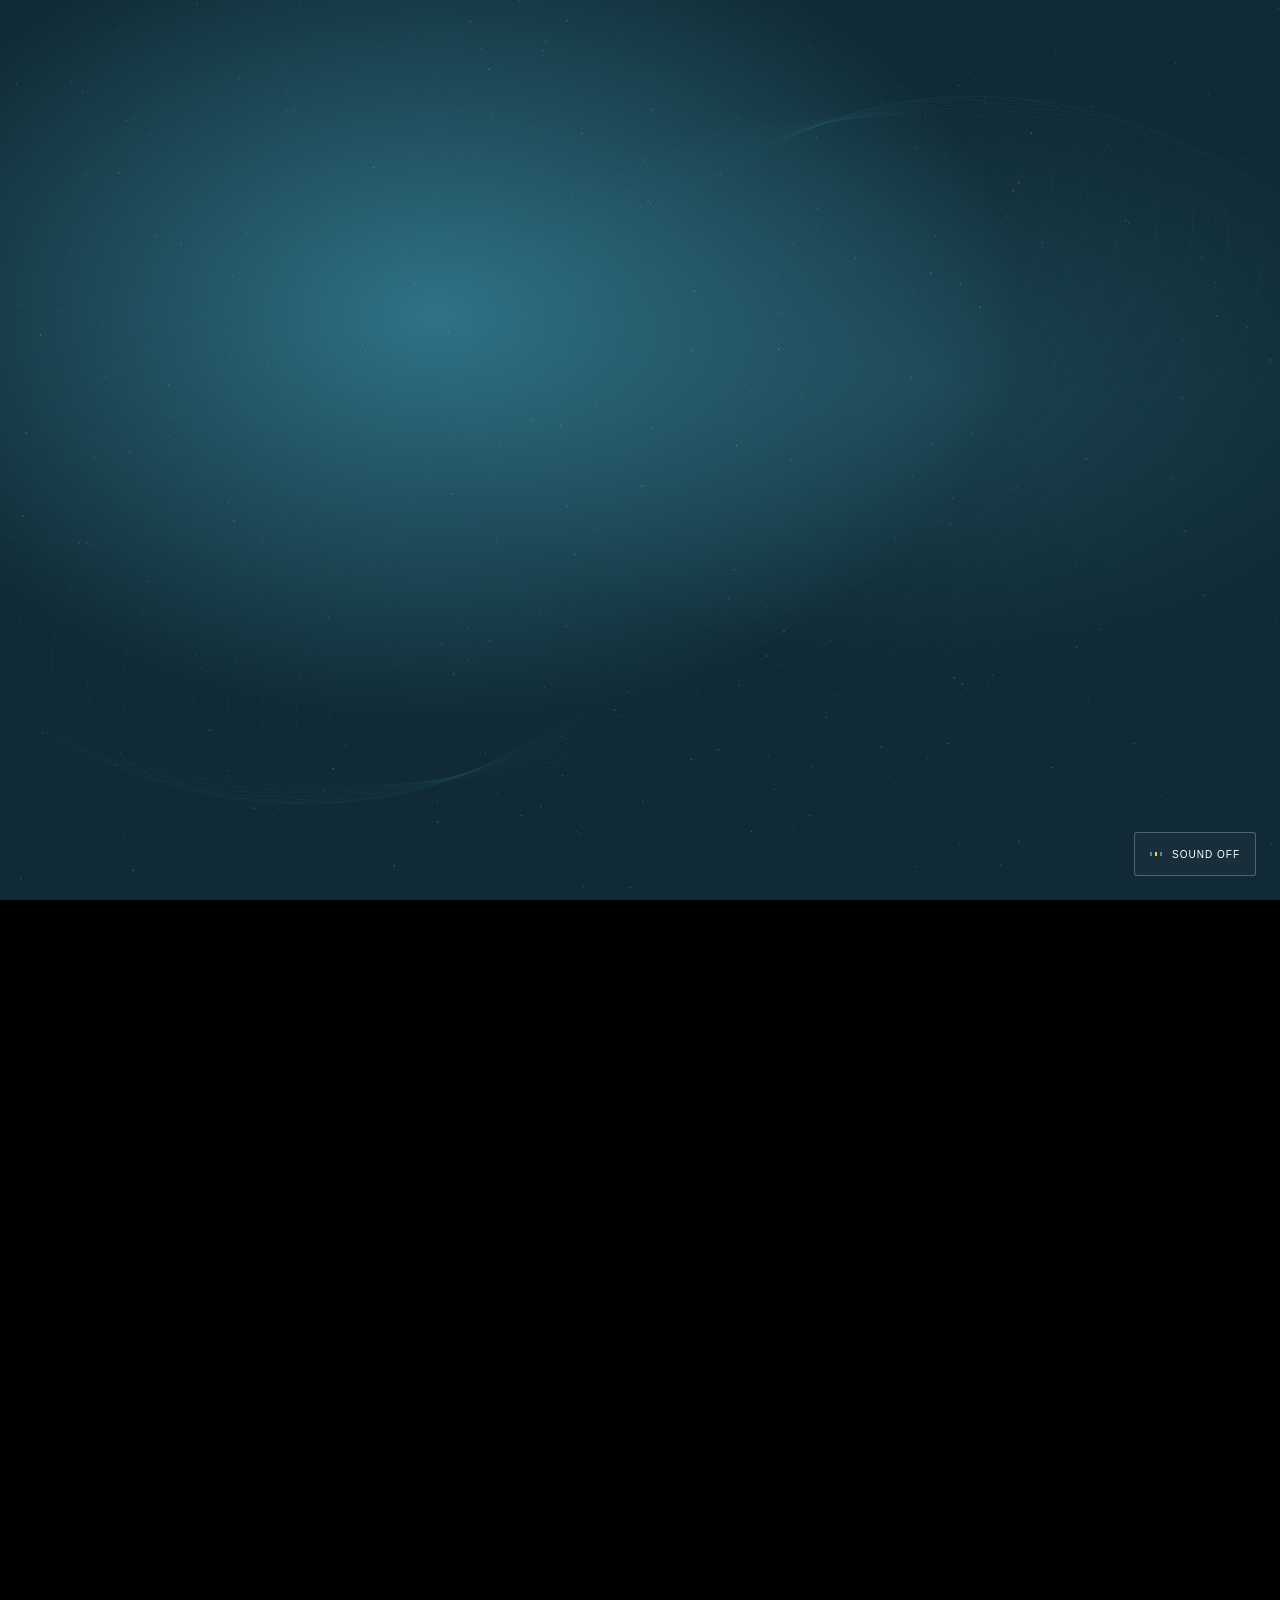
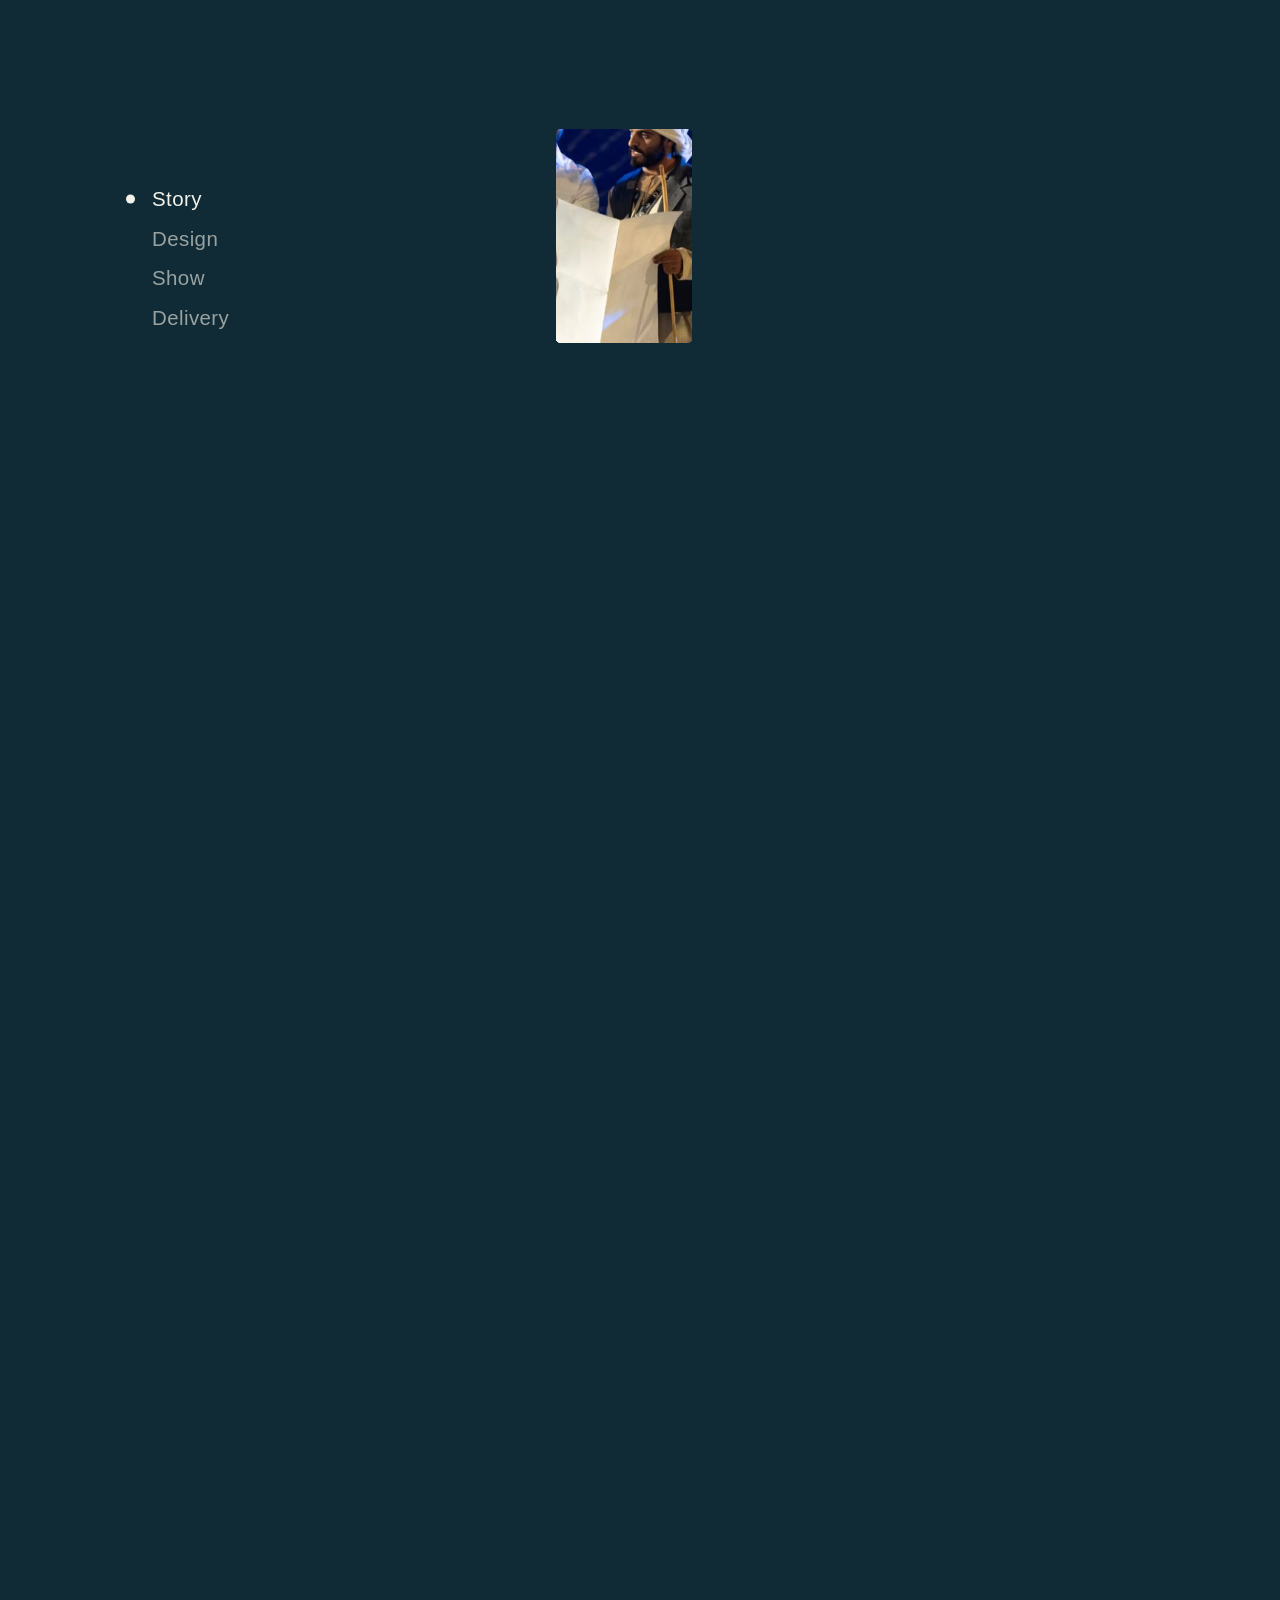
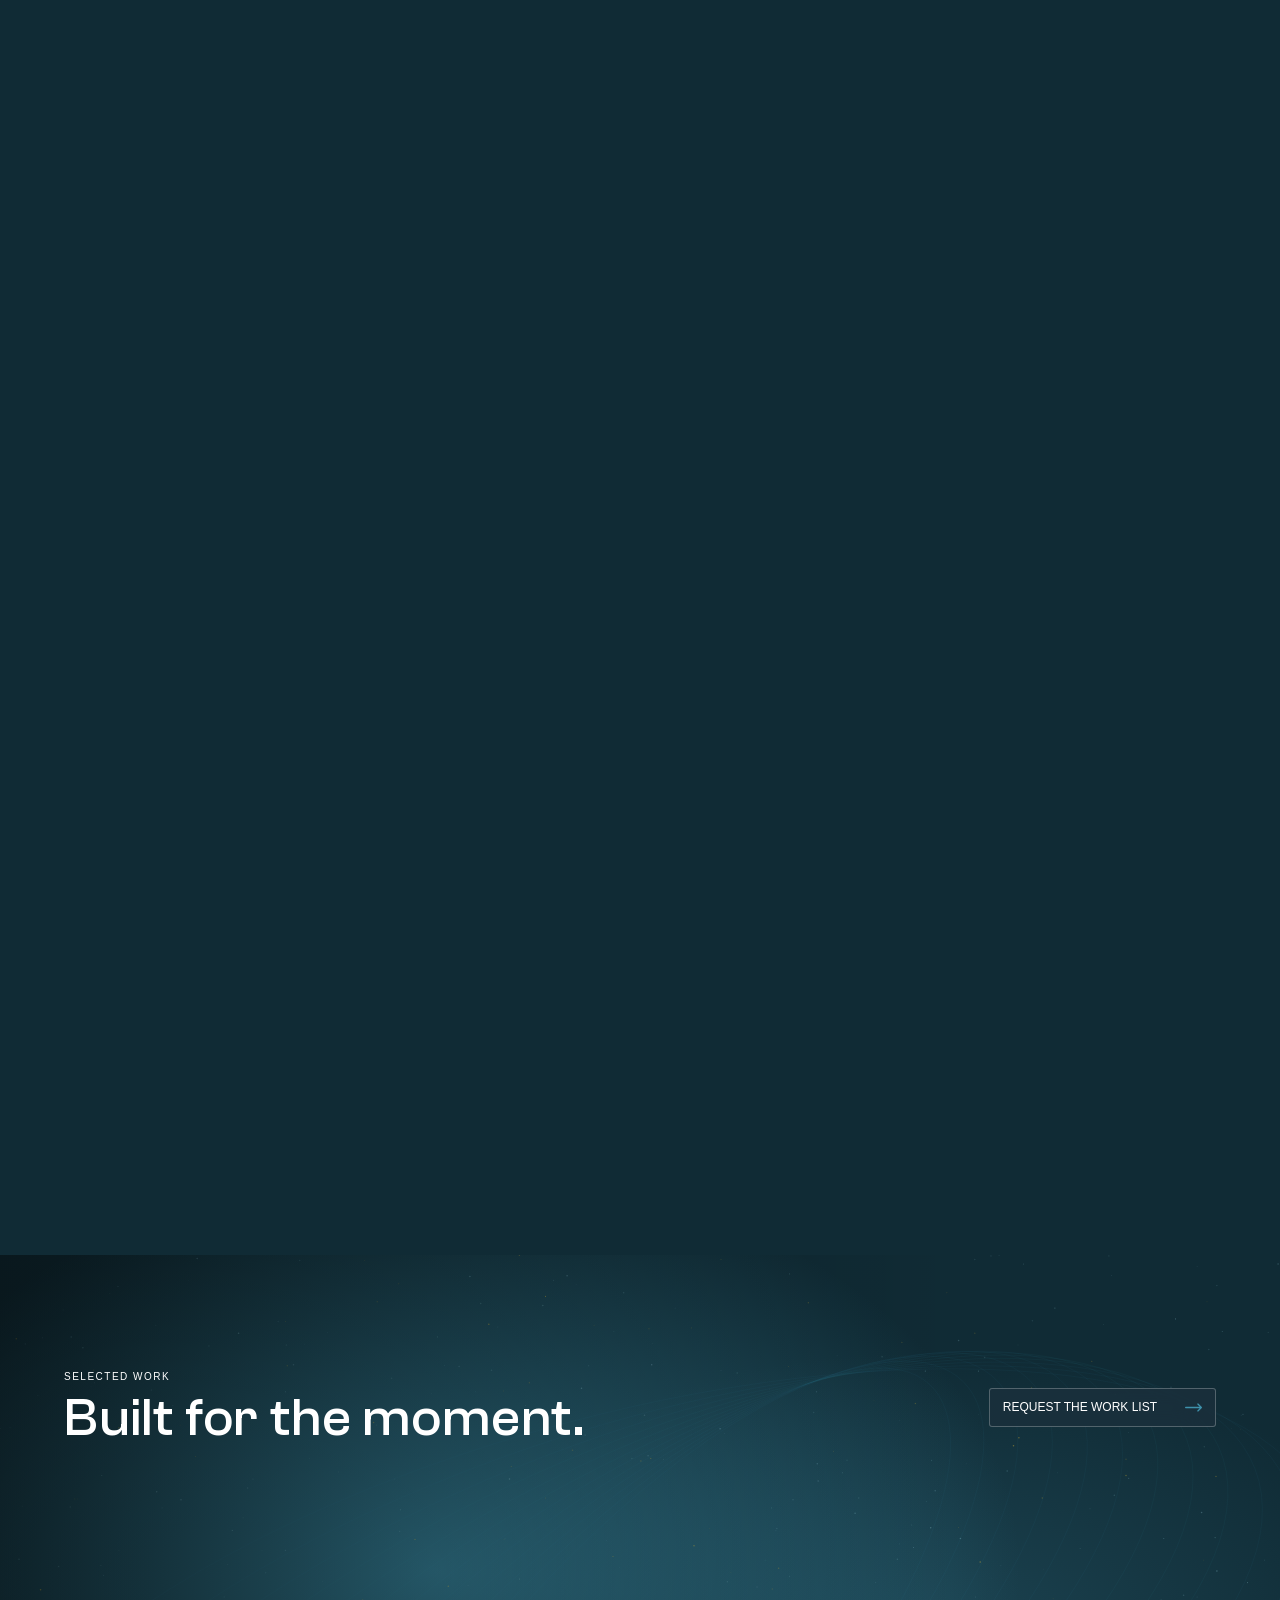
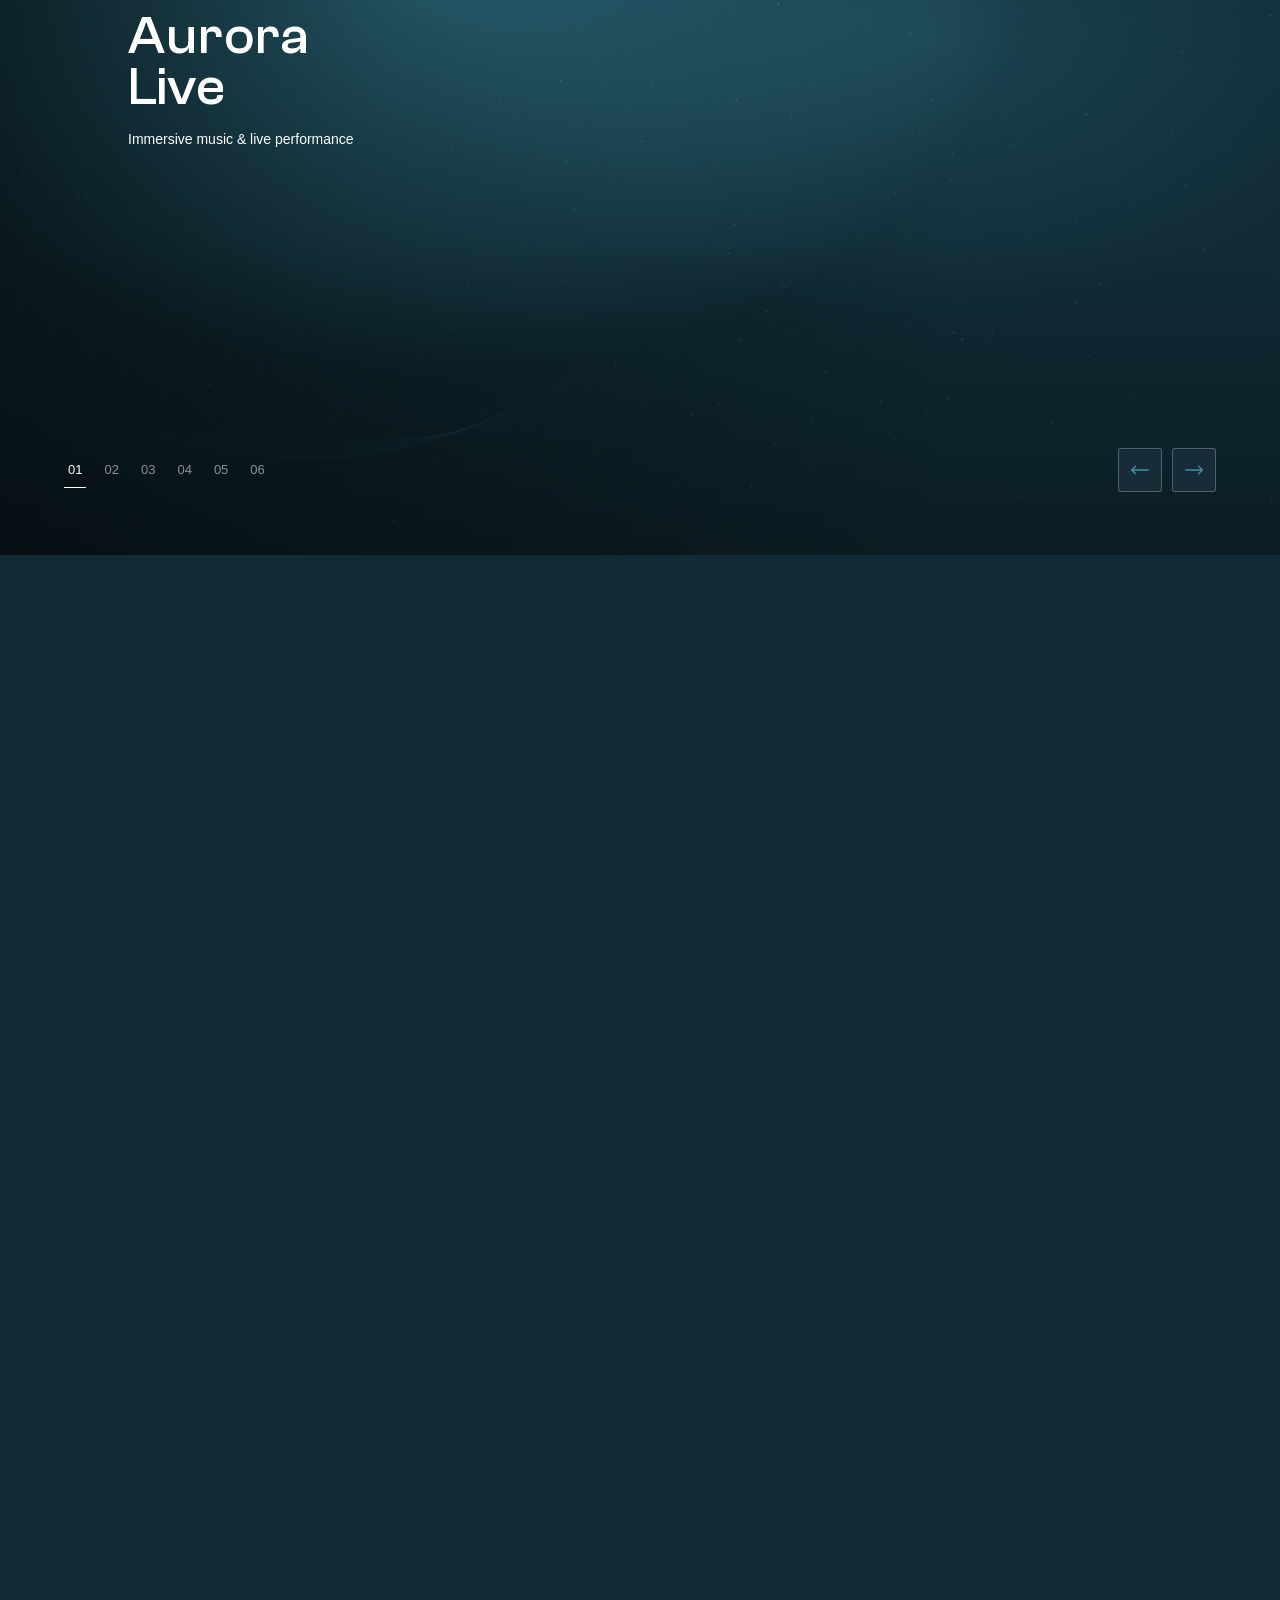
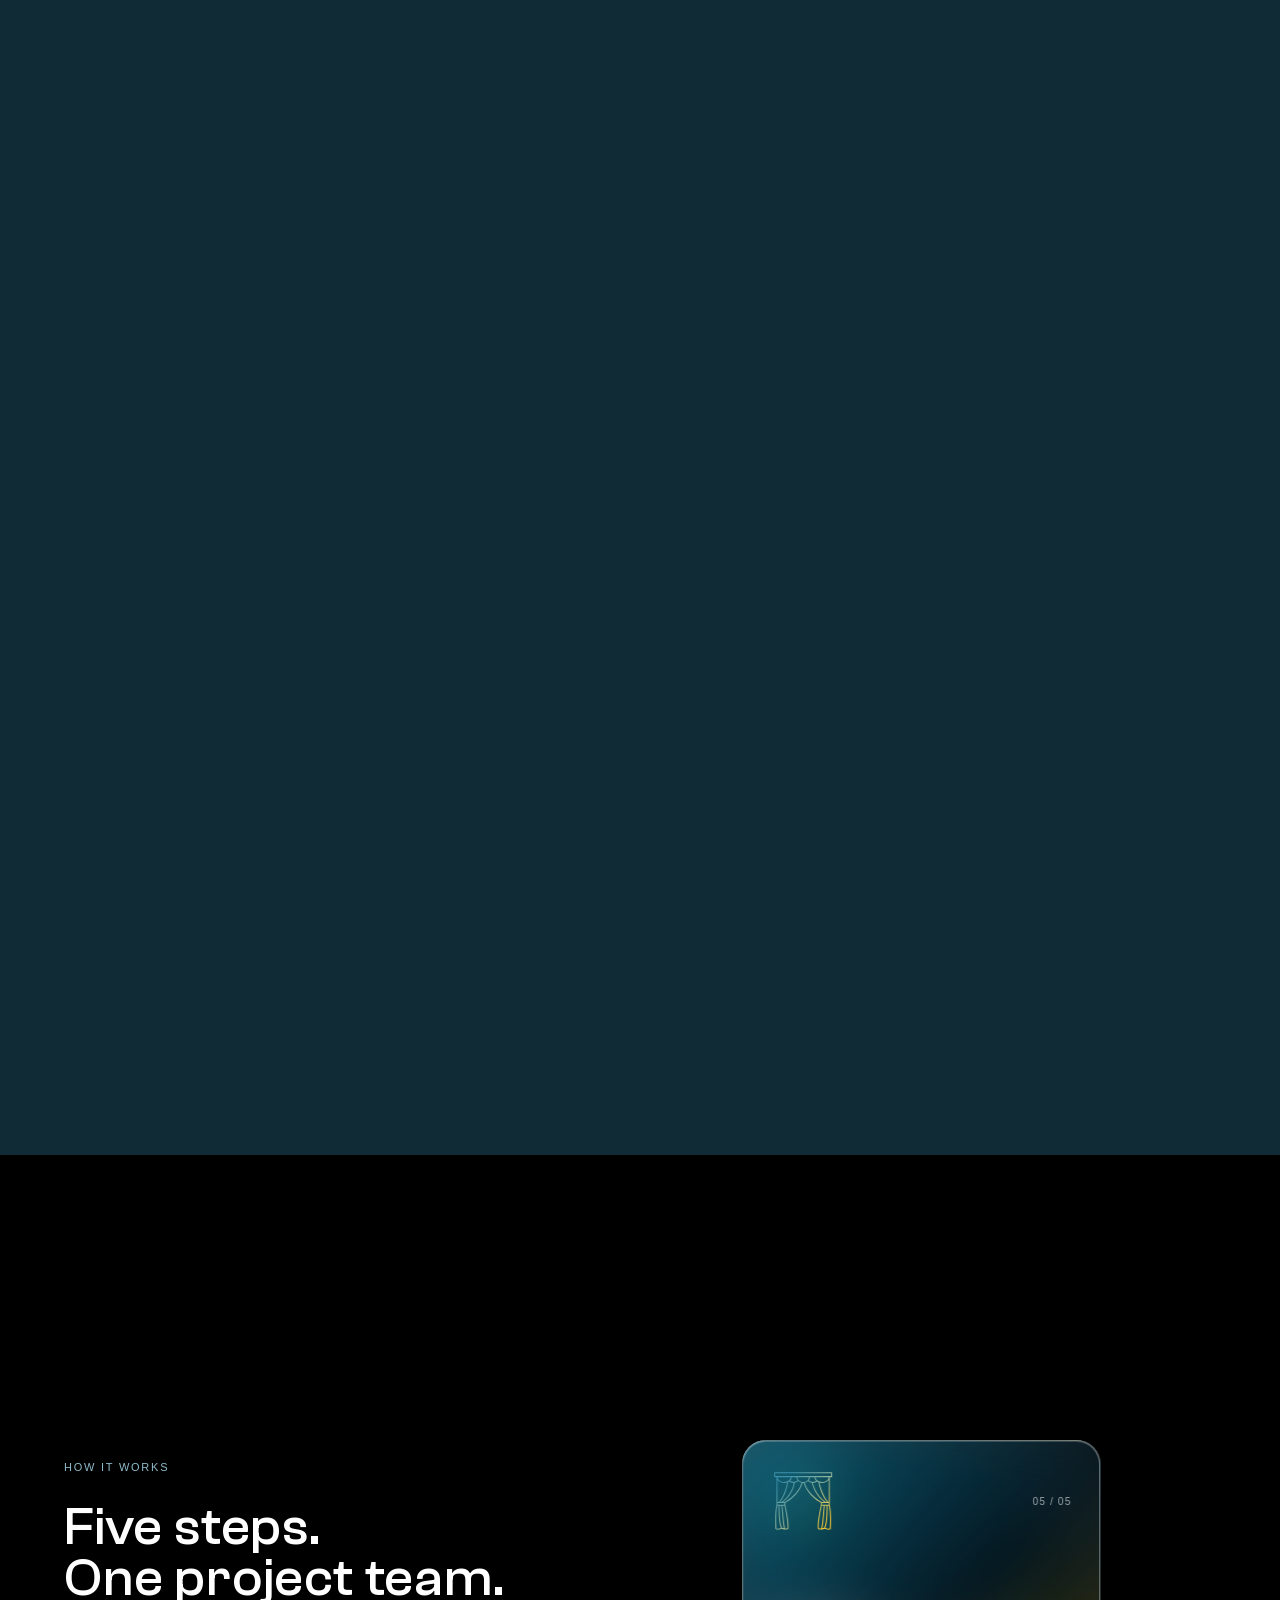
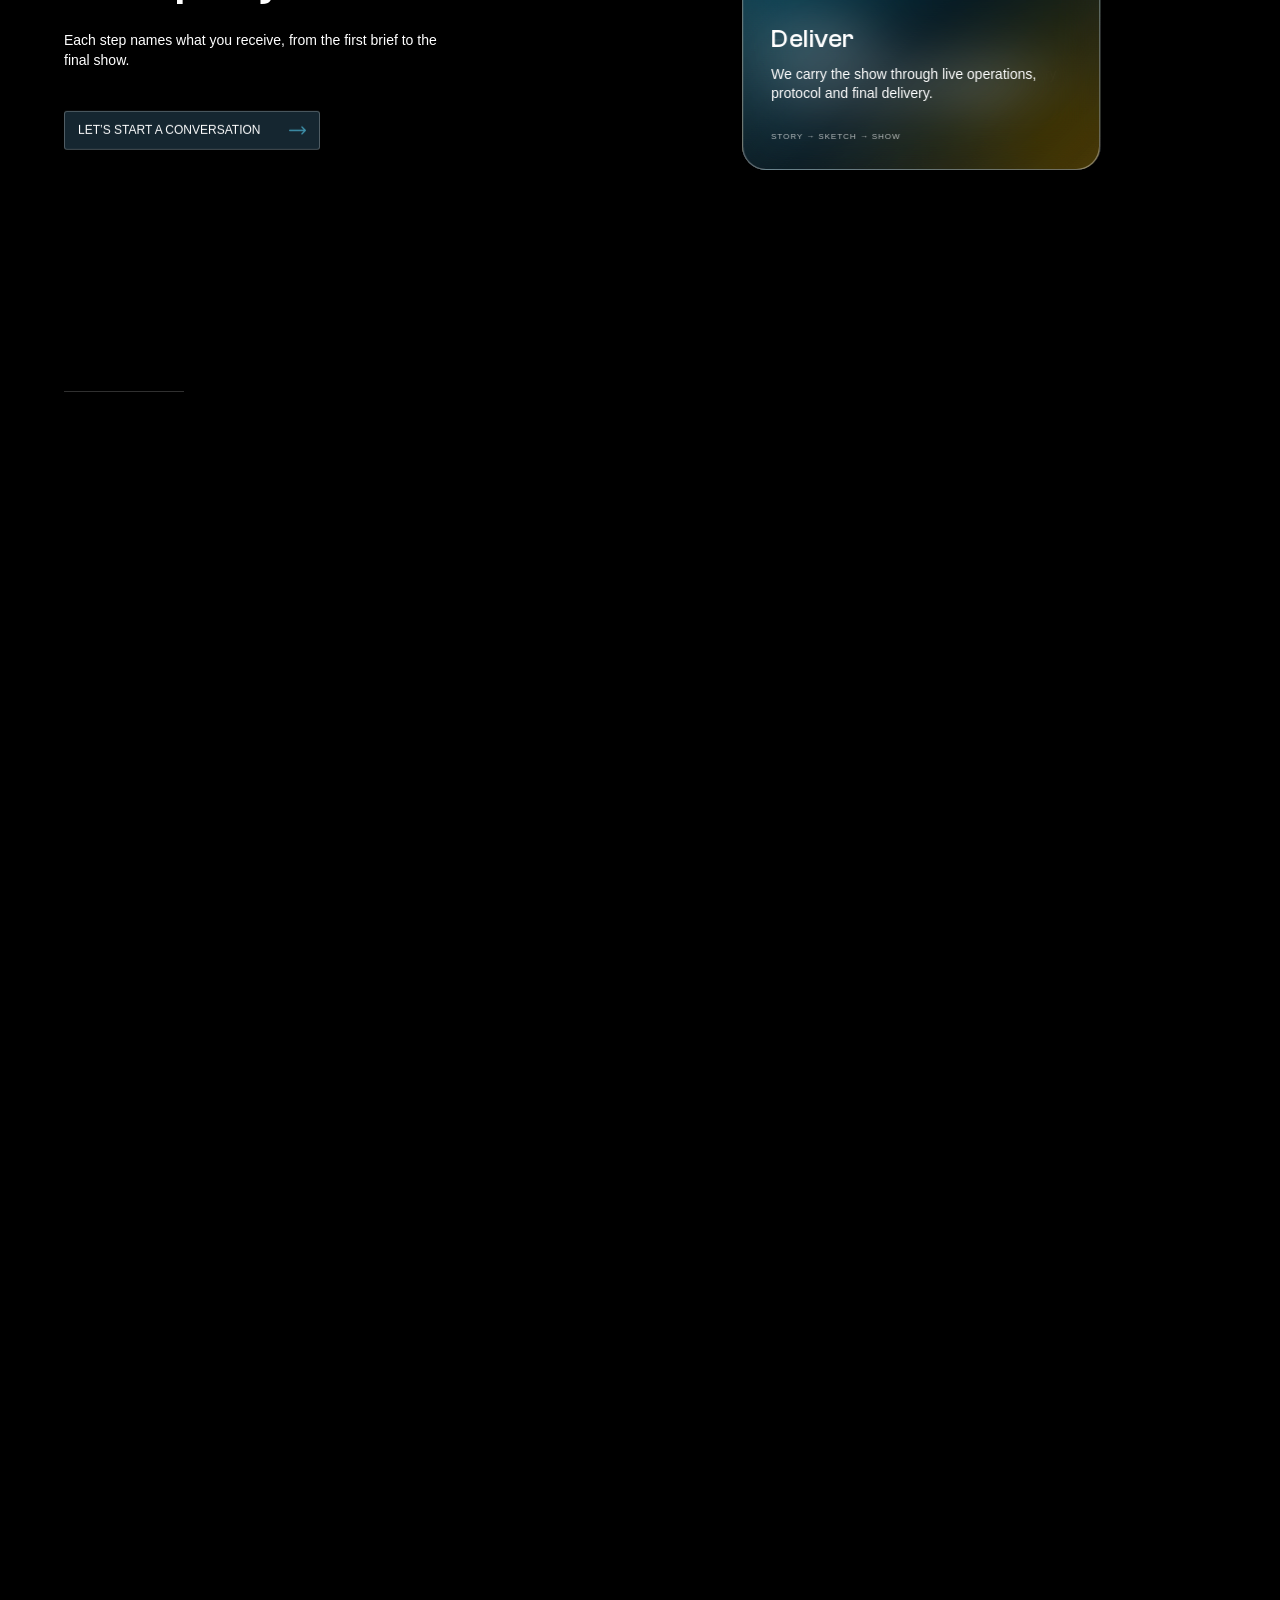
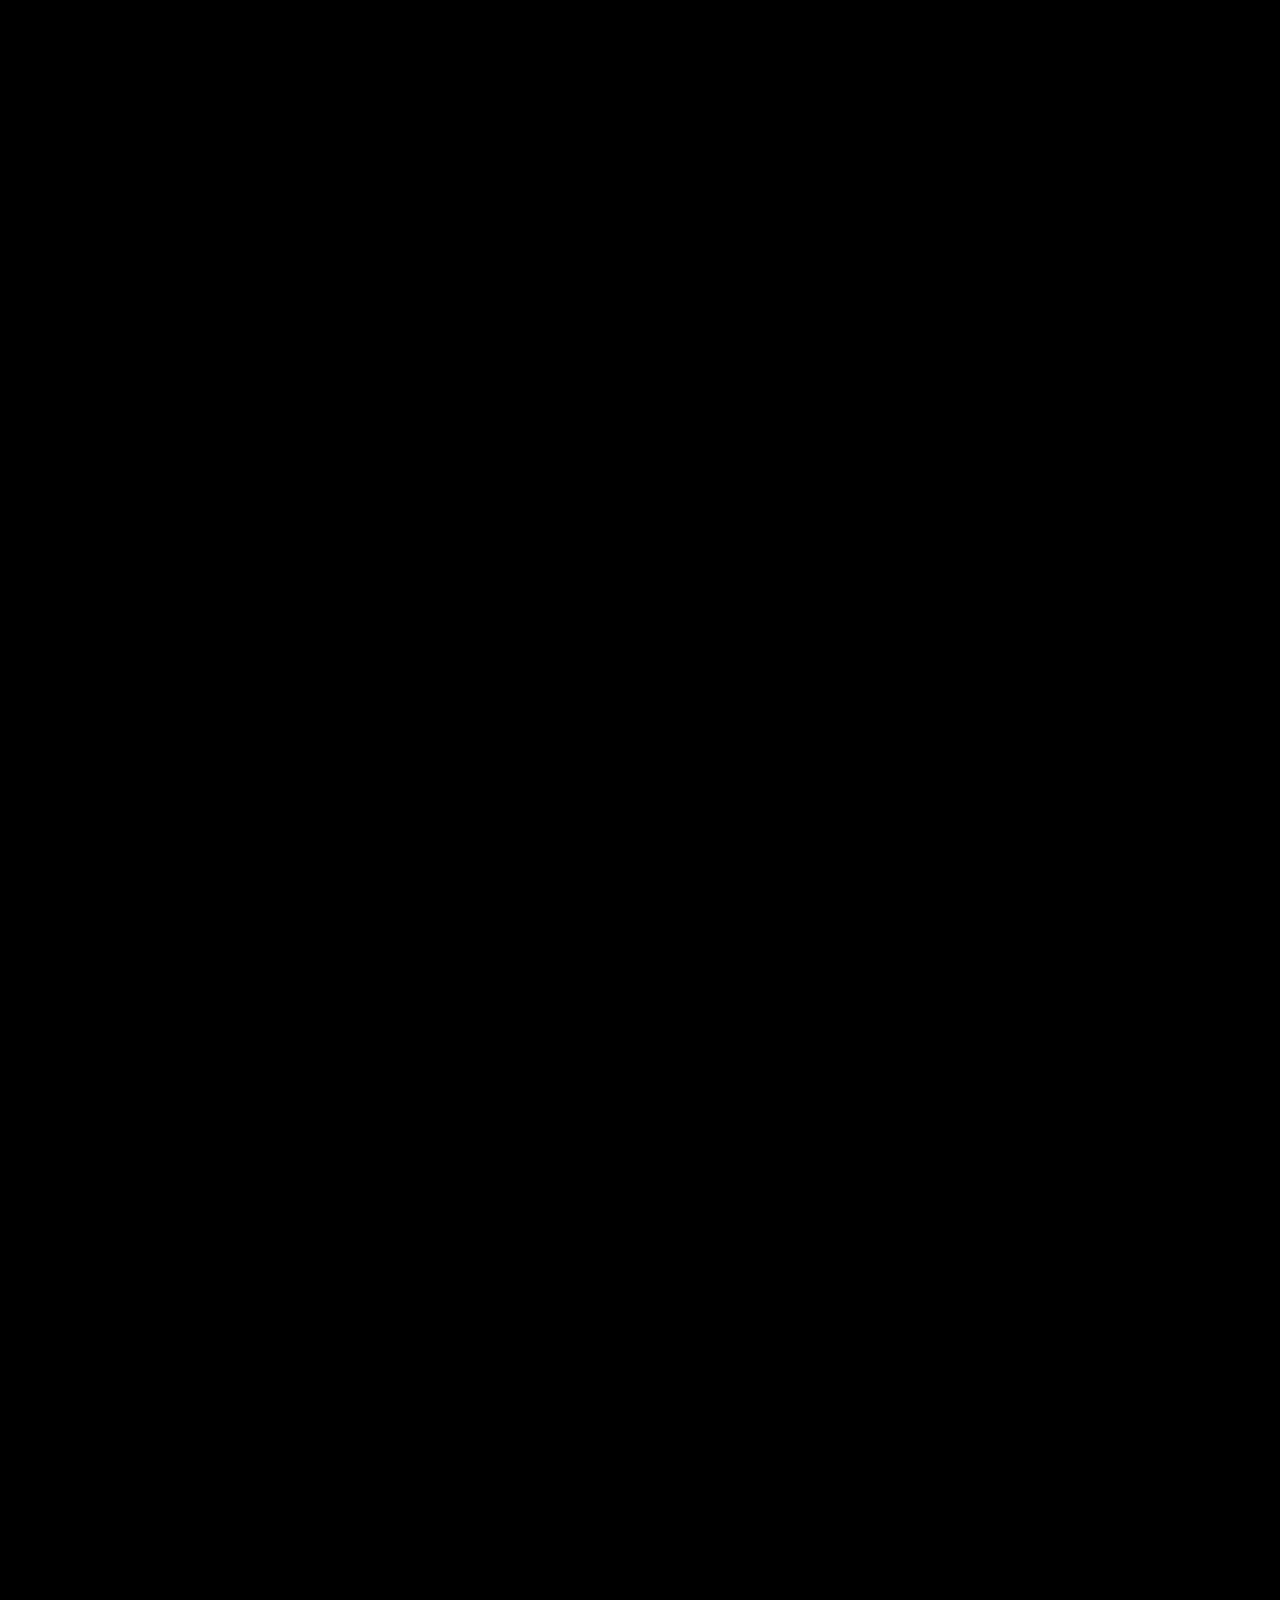
<file: index.html>
<!doctype html>
<html lang="en">
<head>
  <meta charset="utf-8">
  <meta http-equiv="refresh" content="0; url=concept-b/index.html">
  <title>Eventoria</title>
</head>
<body>
  <p><a href="concept-b/index.html">Open Eventoria preview</a></p>
</body>
</html>
</file>
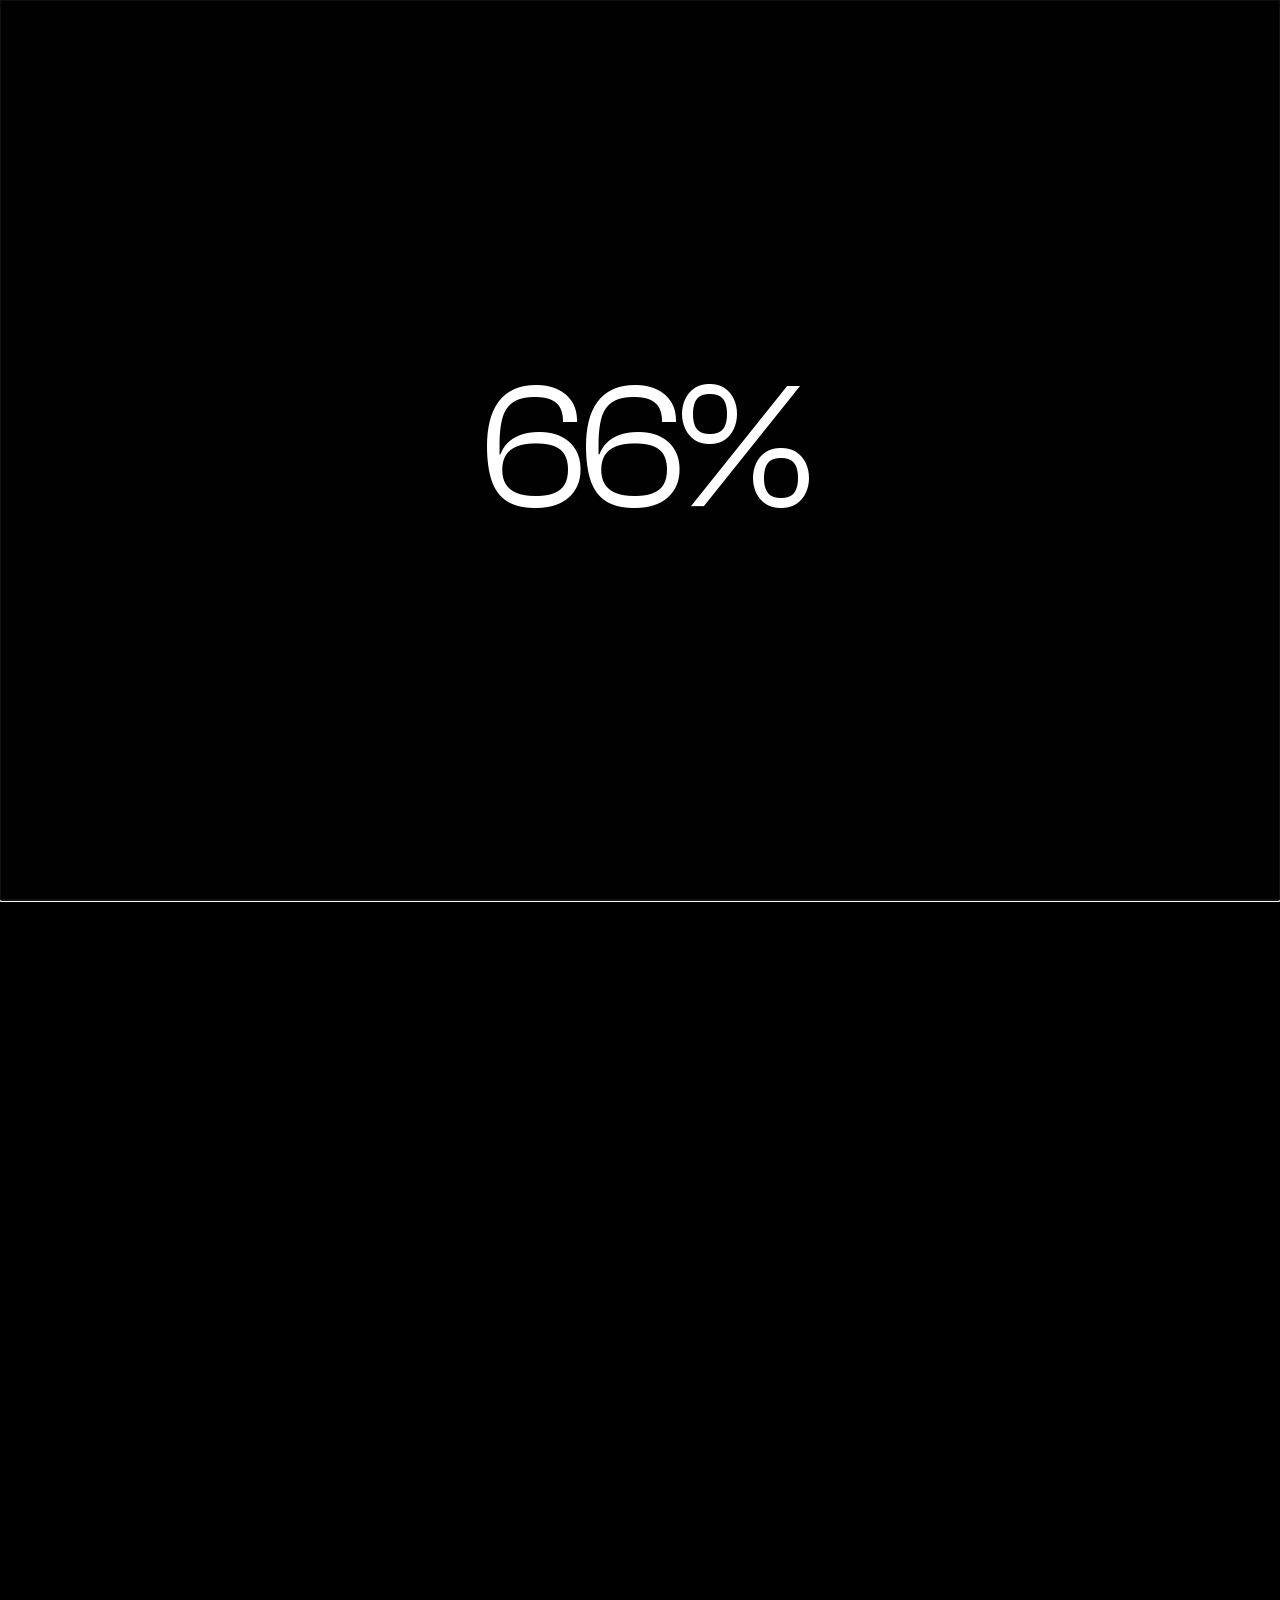
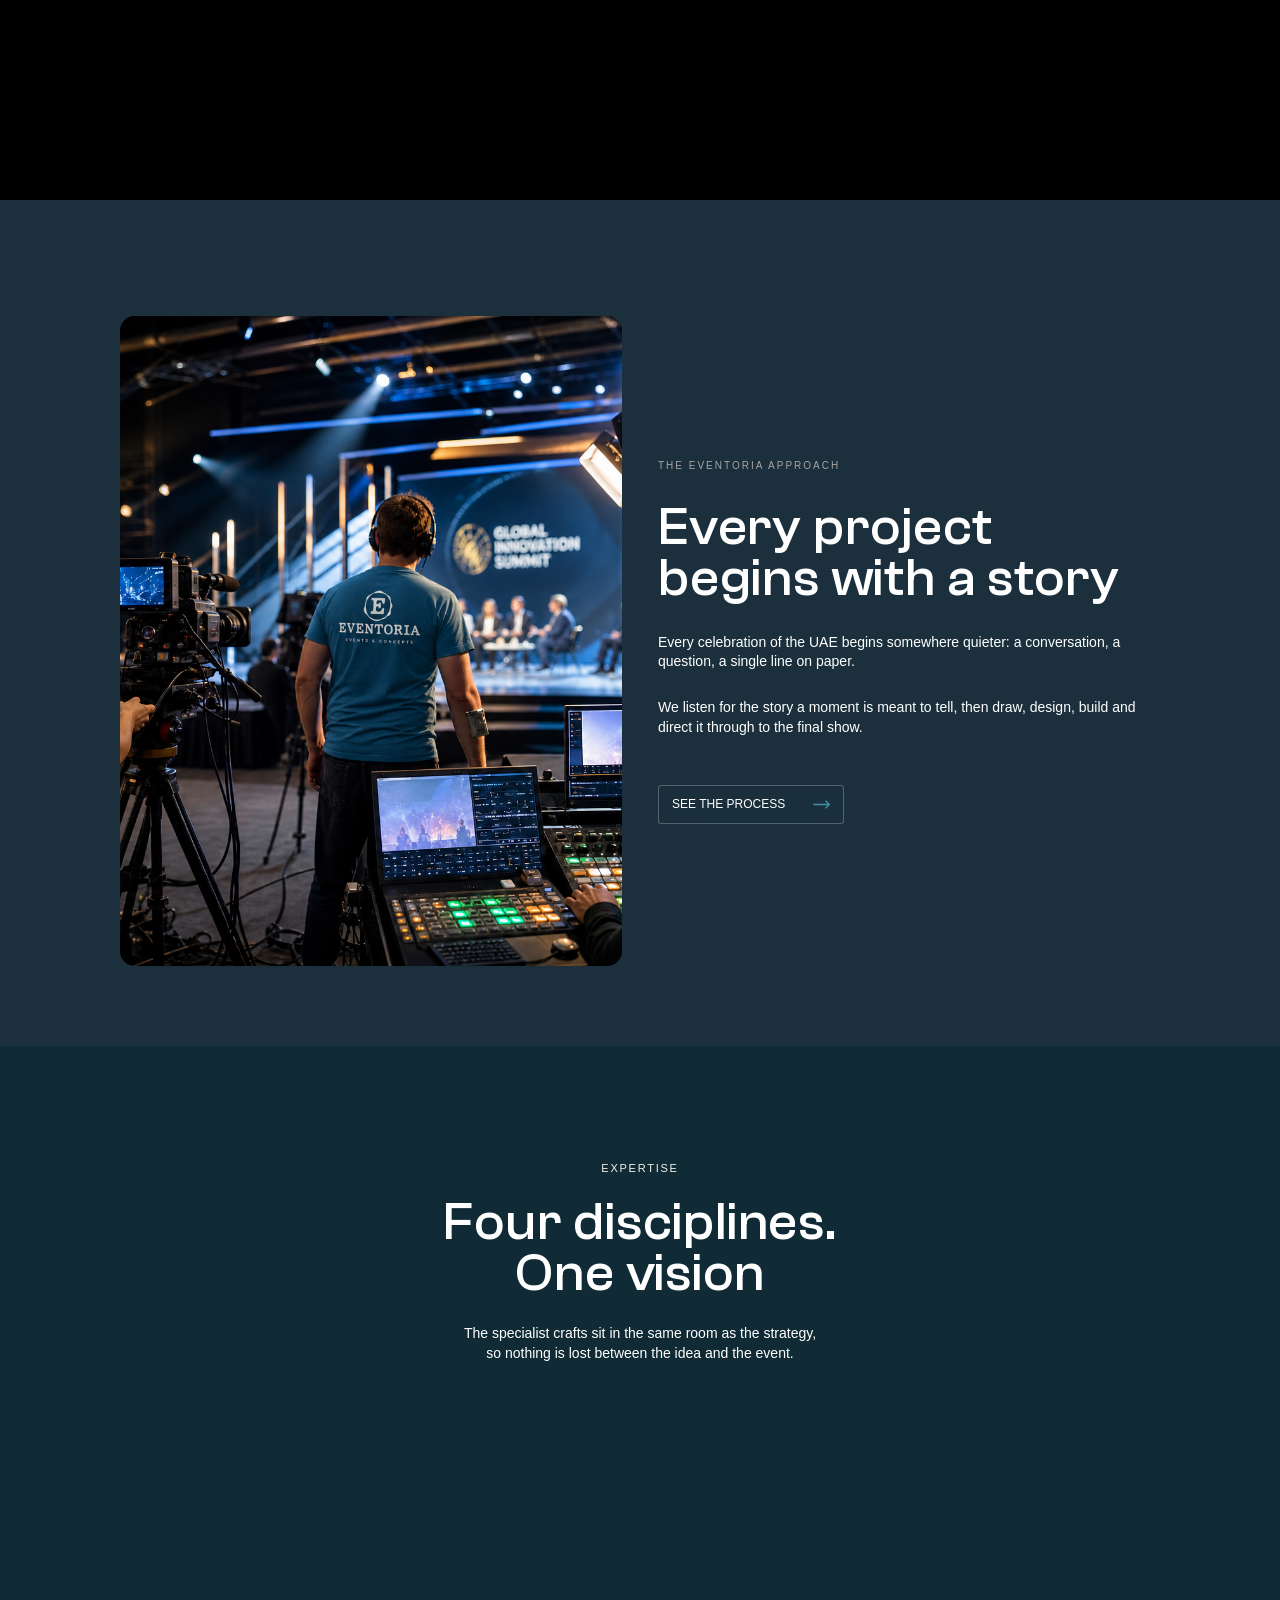
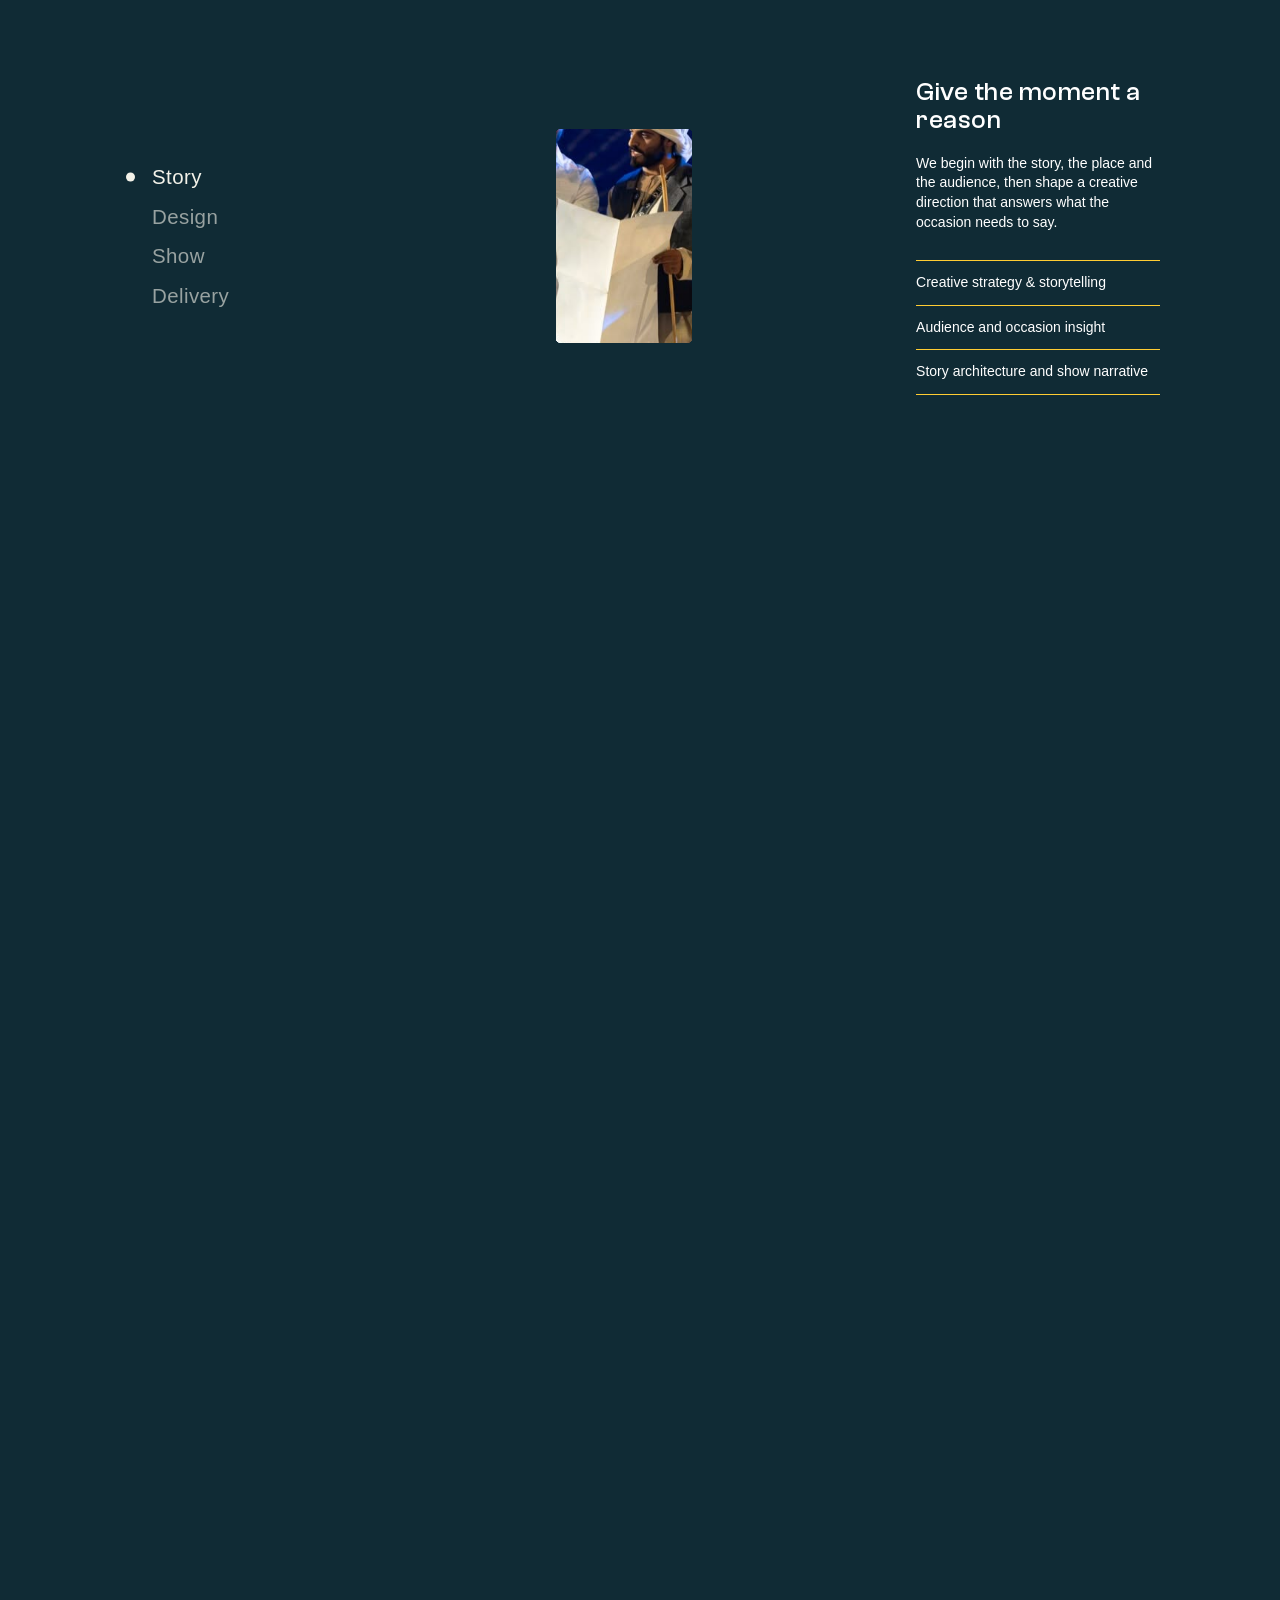
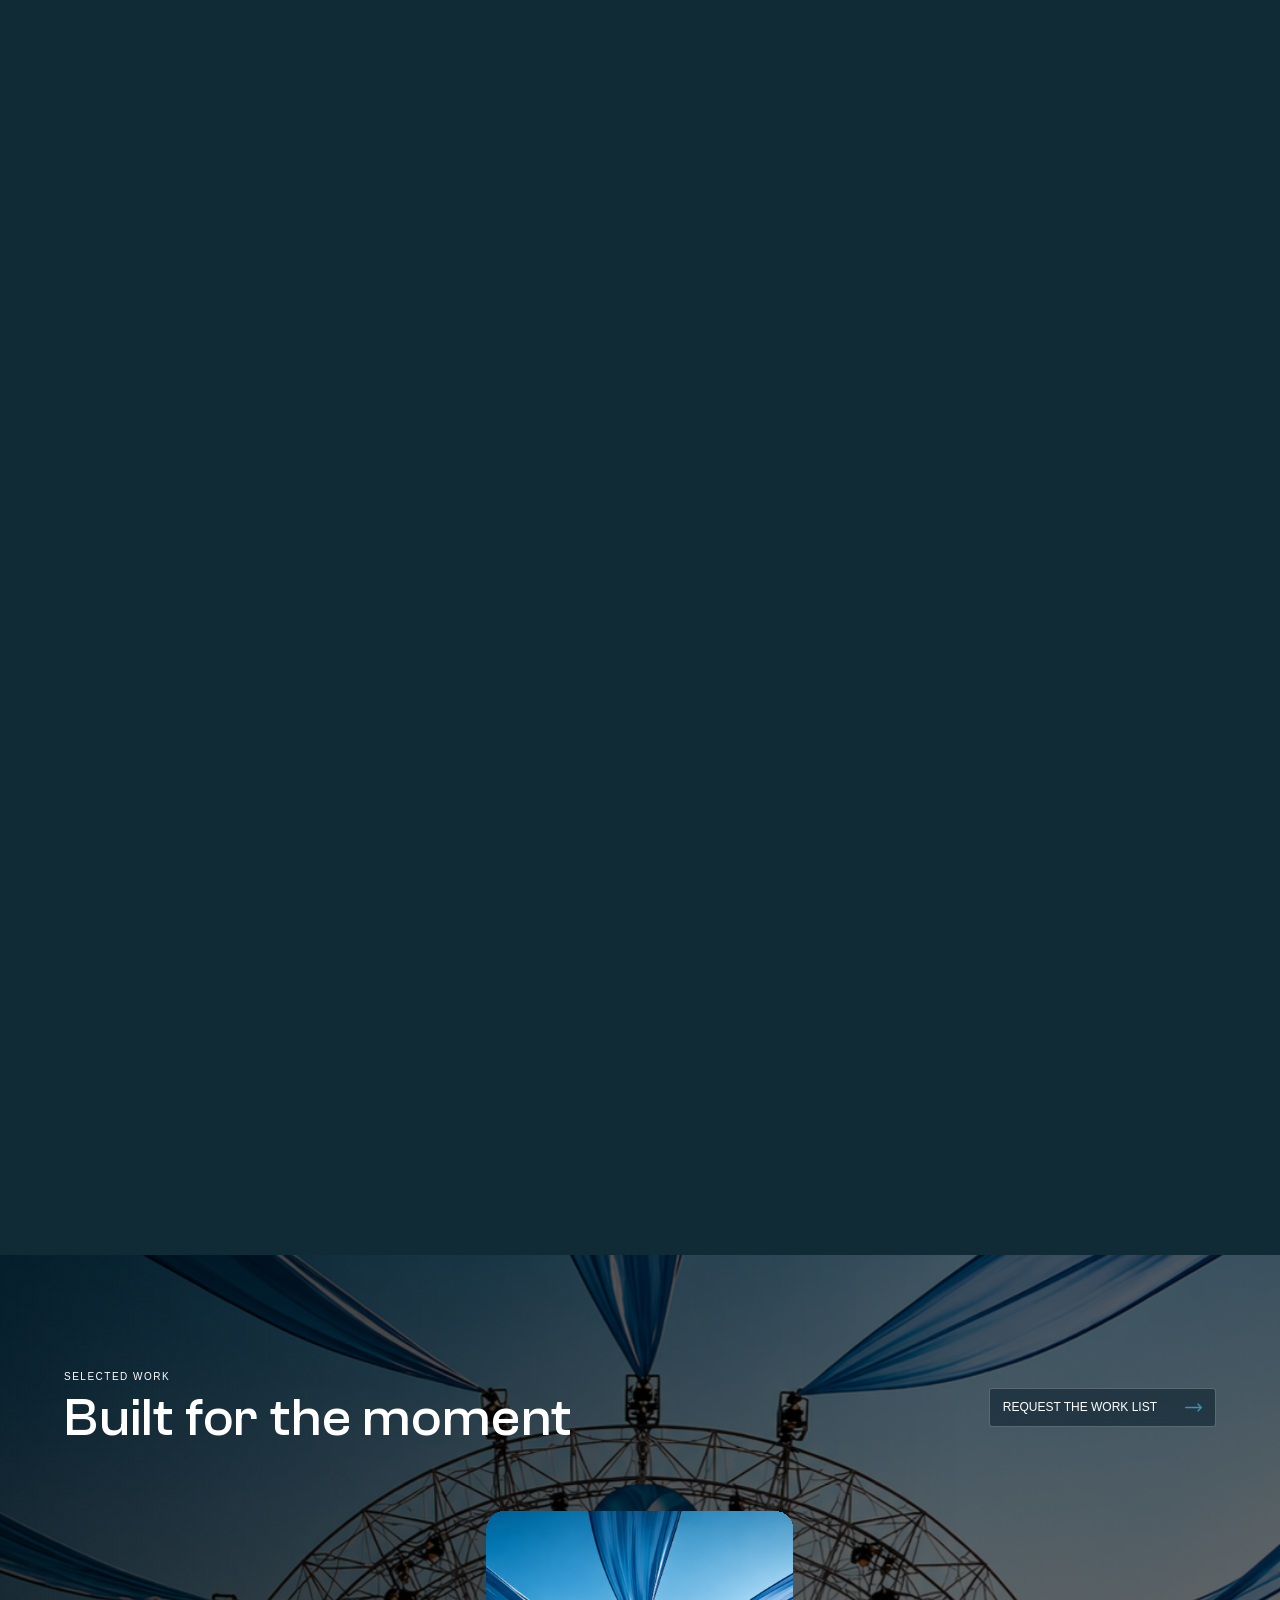
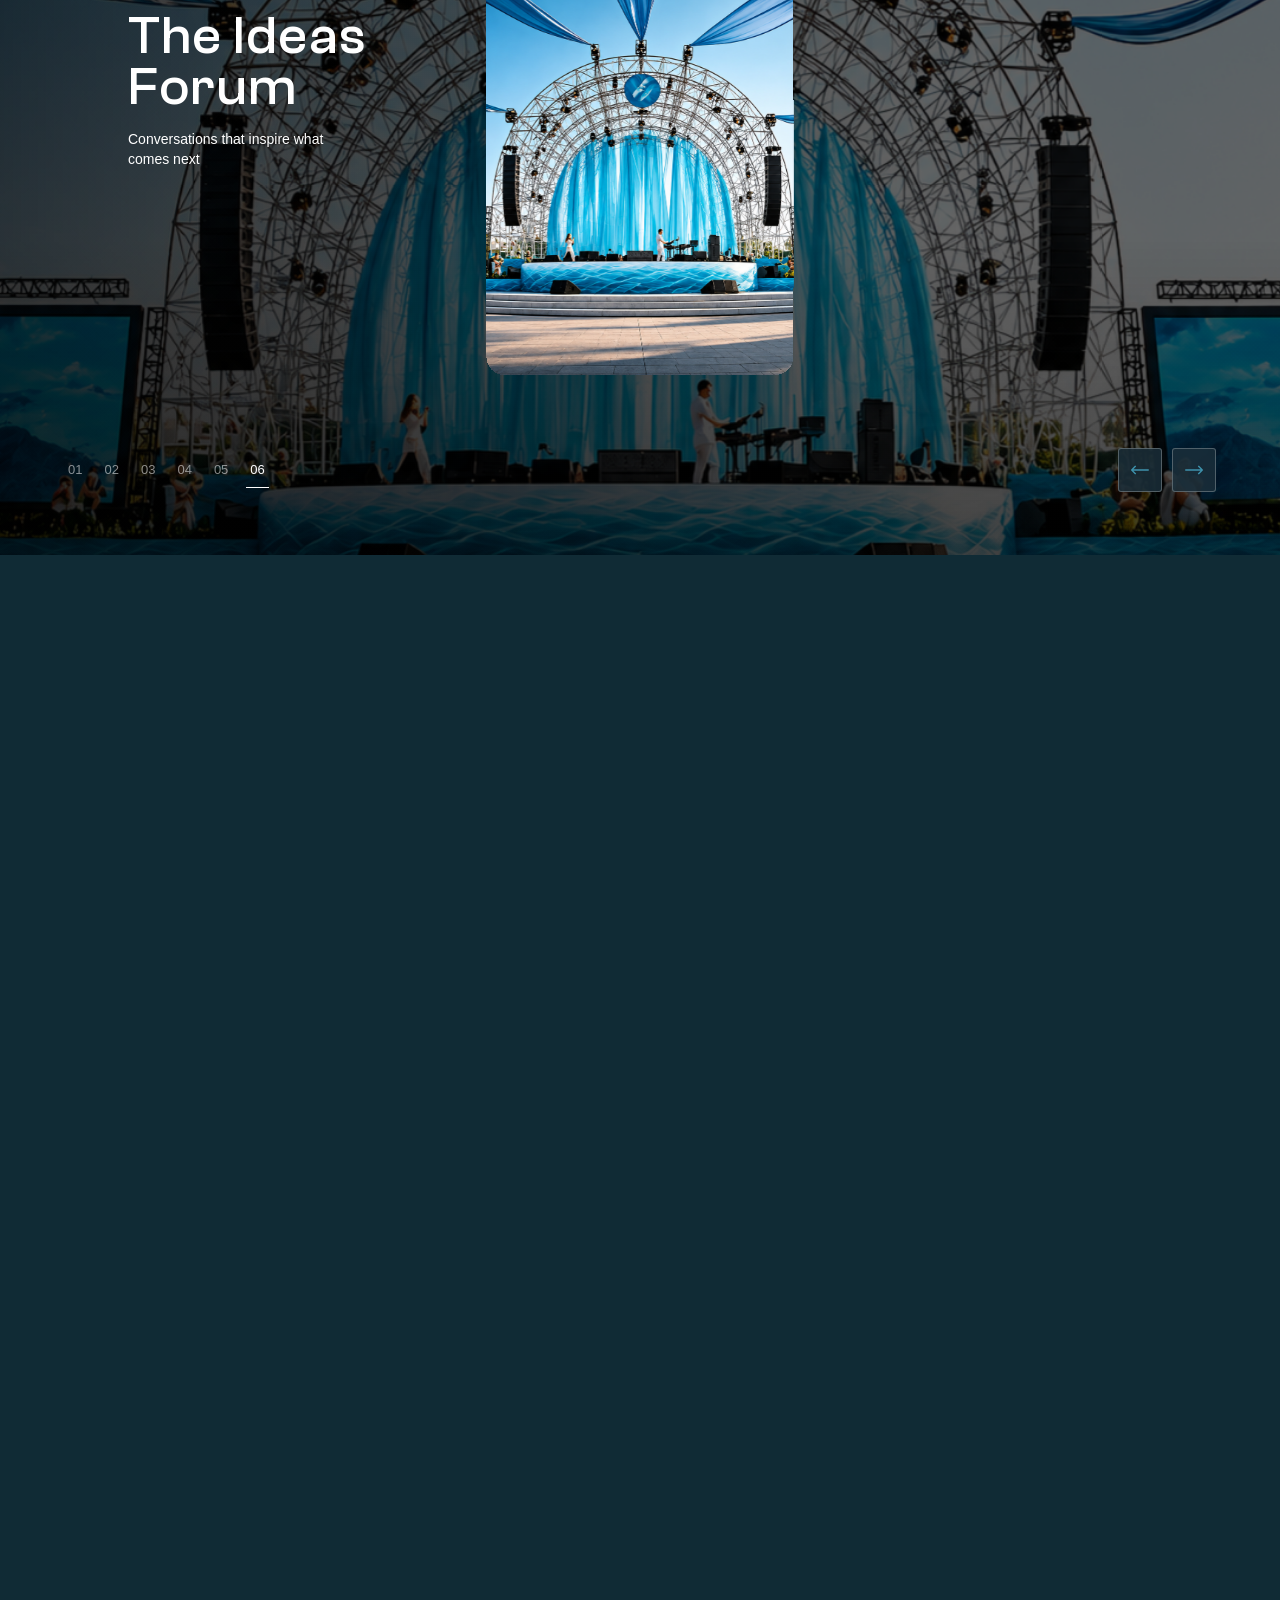
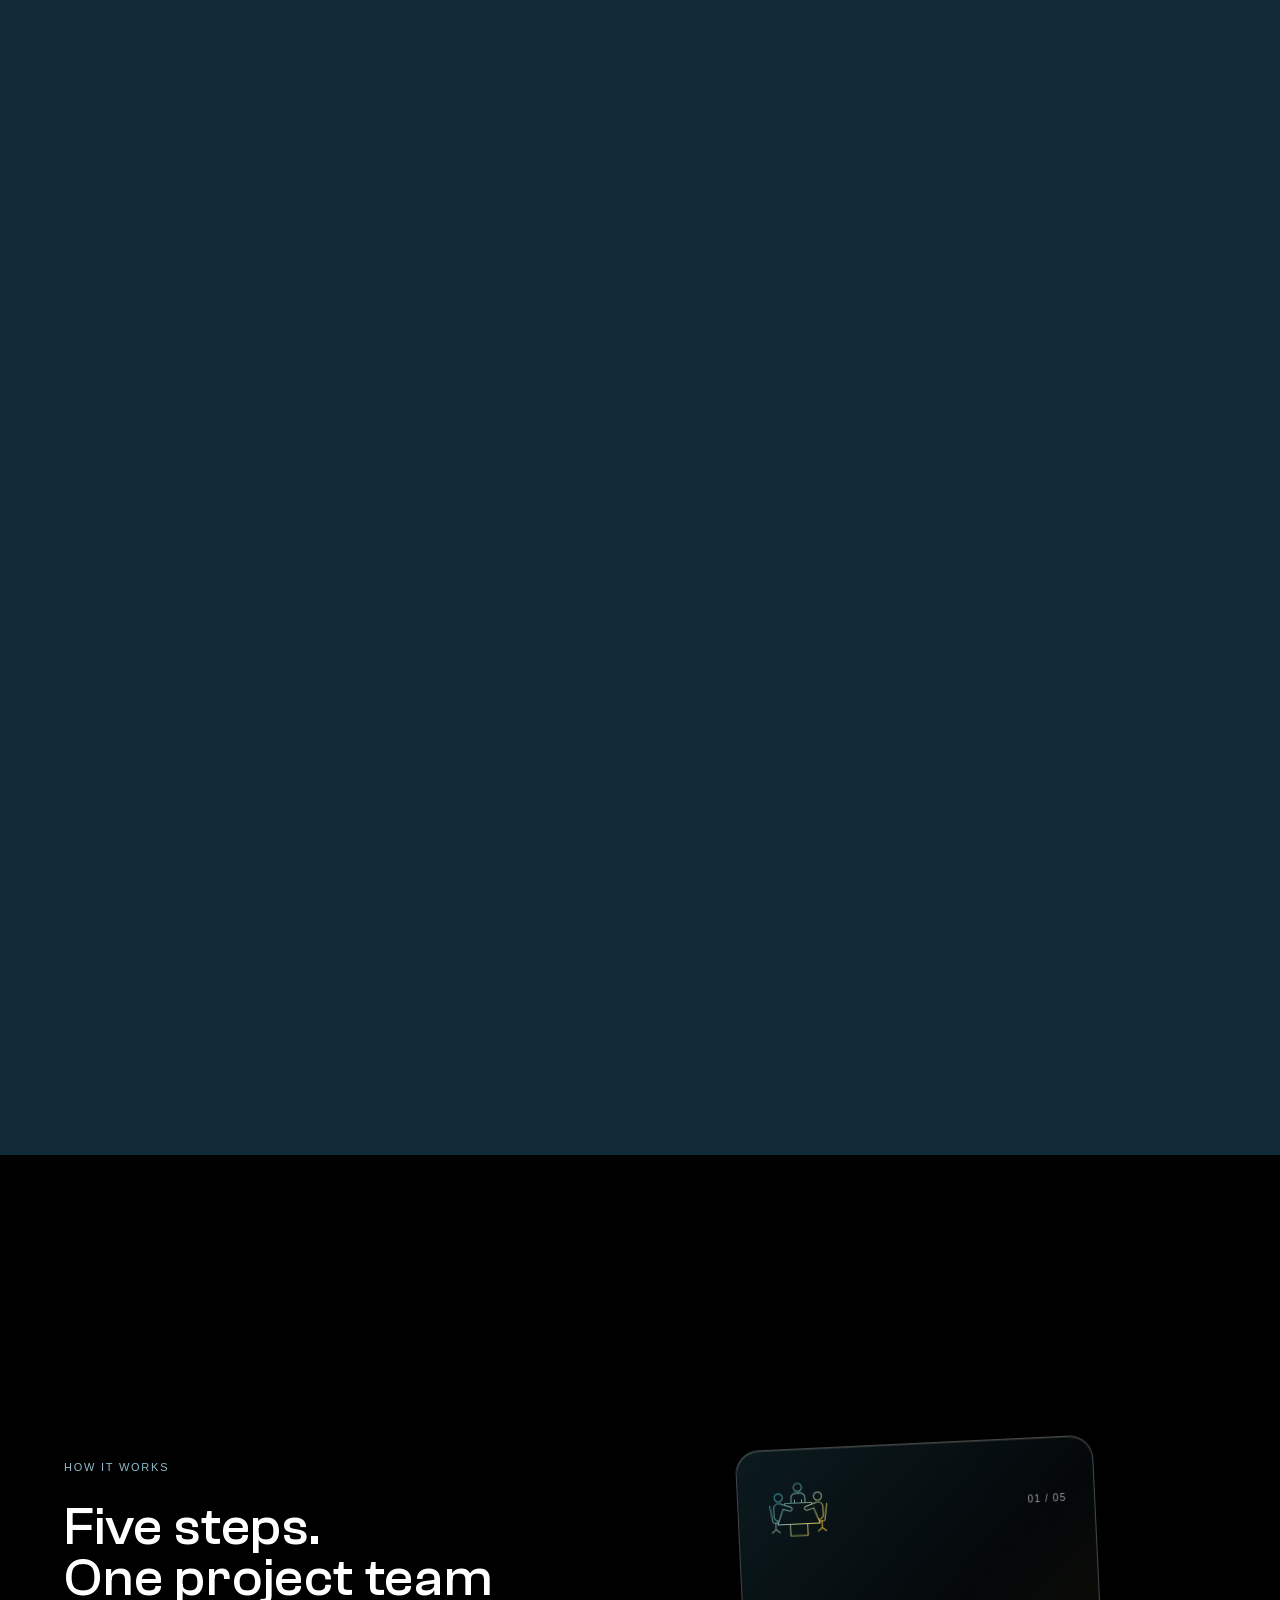
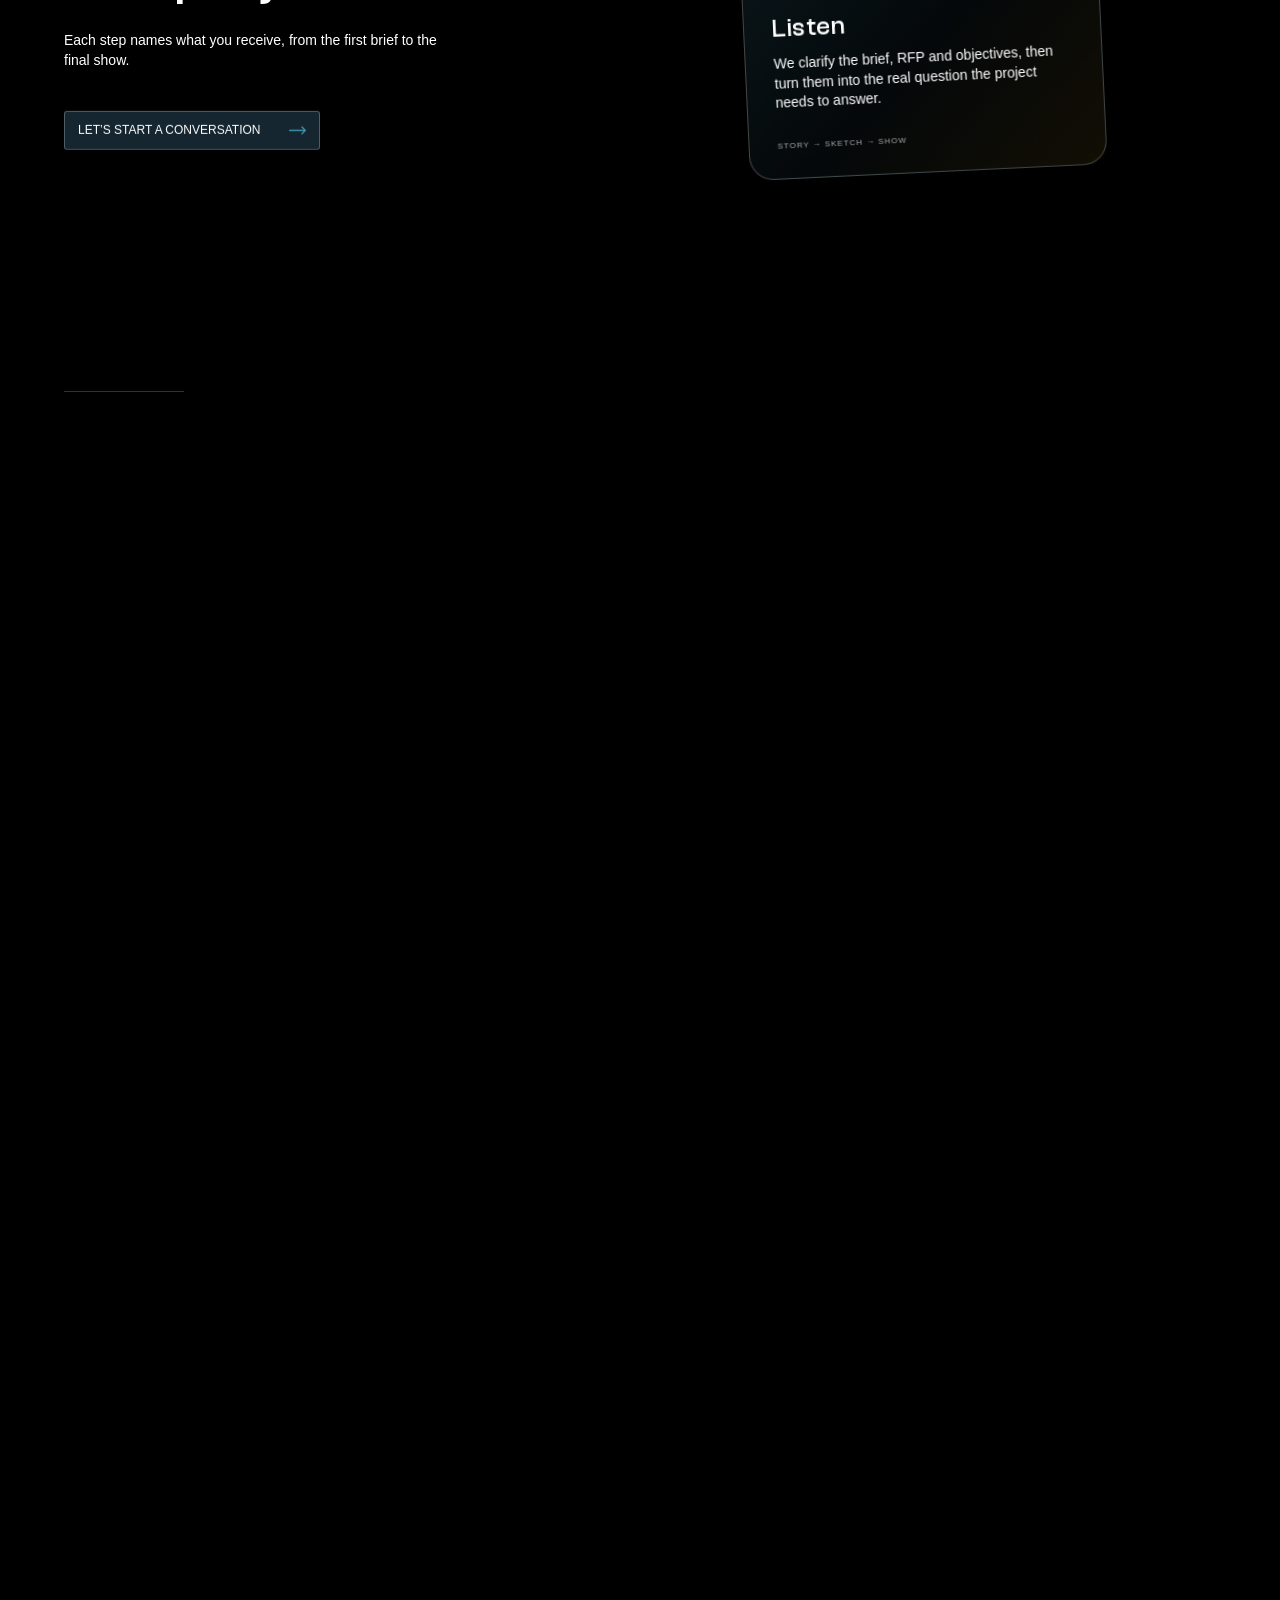
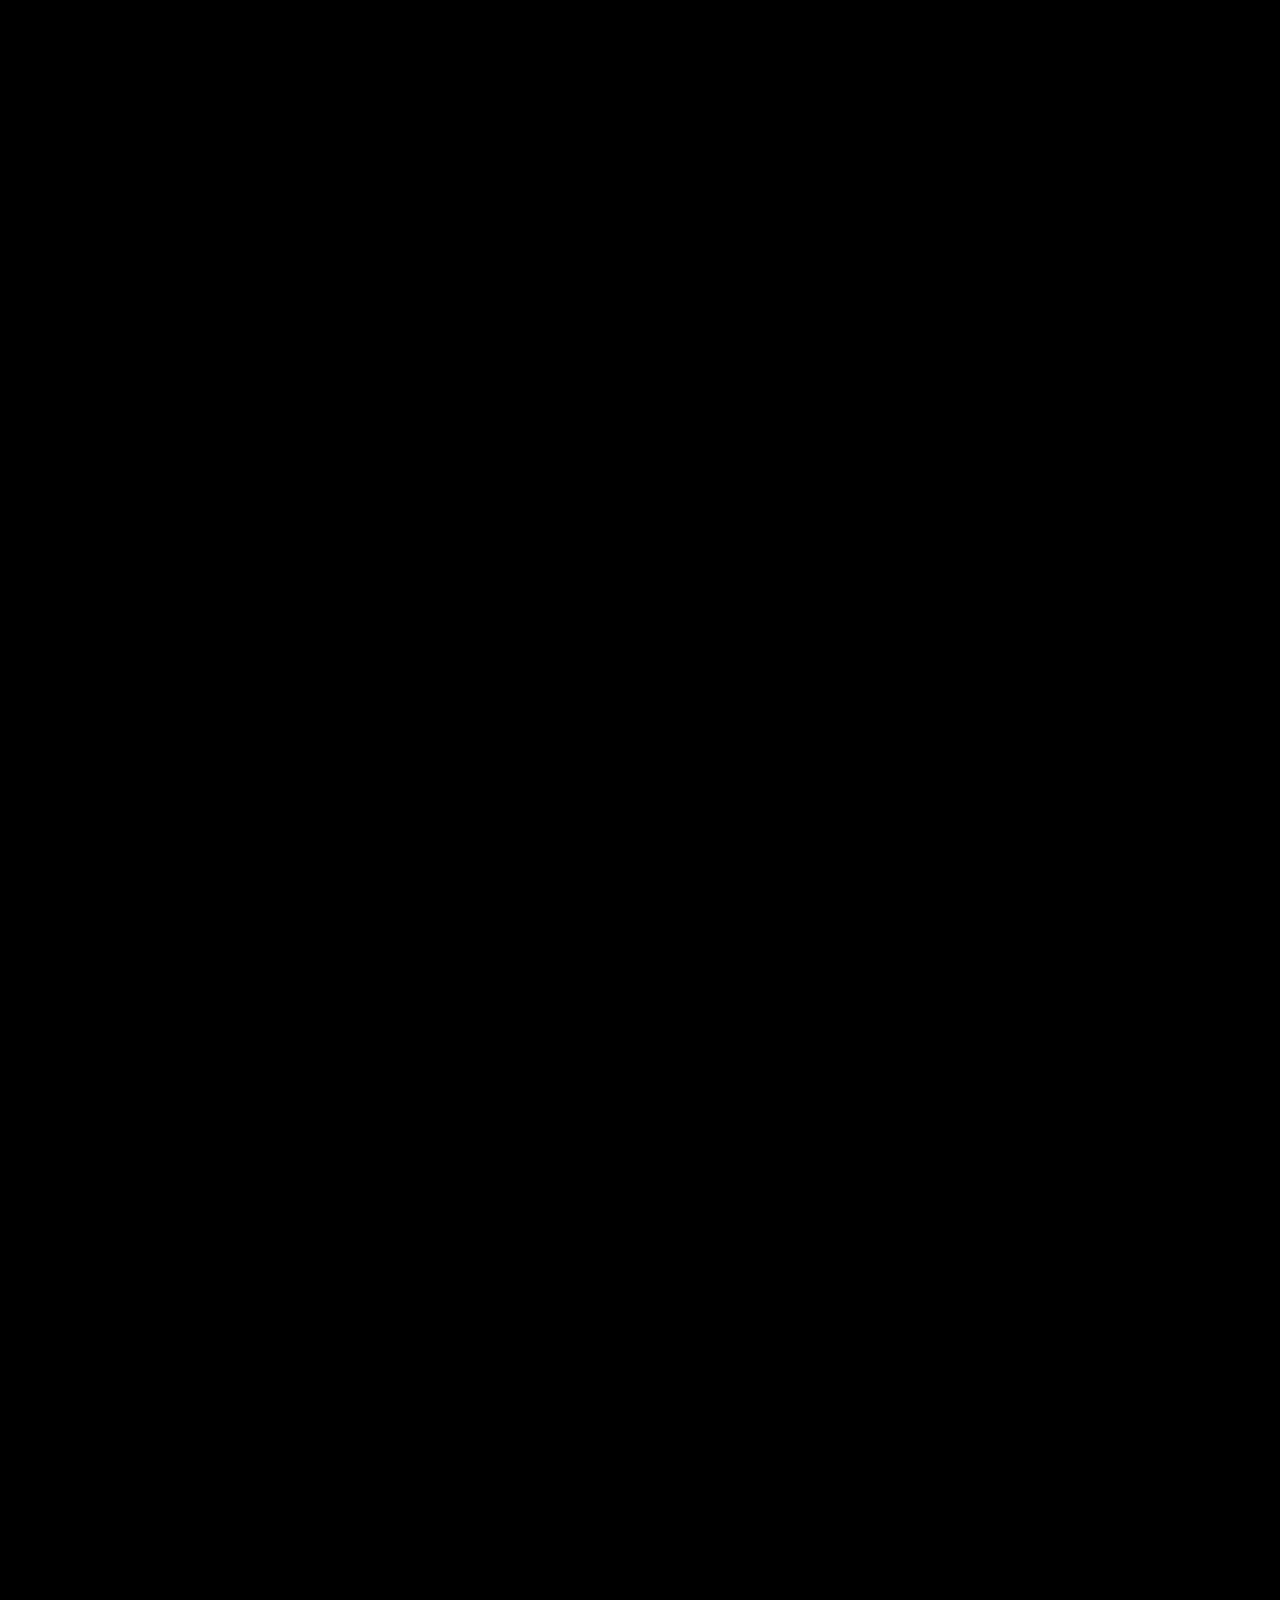
<file: concept-b/index.html>
<!doctype html>
<html lang="en">
<head>
<meta charset="utf-8"><meta name="viewport" content="width=device-width,initial-scale=1,viewport-fit=cover">
<meta name="theme-color" content="#000000"><title>Eventoria — Concept B</title>
<link rel="icon" href="assets/eventoria-logo.svg"><link rel="stylesheet" href="styles.css?v=20261109-1137">
<link rel="stylesheet" href="typography.css?v=20261028-6">
<link rel="stylesheet" href="core.css?v=20261028-2">
<link rel="stylesheet" href="responsive.css?v=20261028-2">
</head>
<body>
<dialog class="entry-loader" aria-label="Welcome to Eventoria"><div class="entry-percent" role="status" aria-label="Loading">0%</div><div class="entry-choices" hidden><button type="button" data-audio="on">Enter with audio</button><button type="button" data-audio="off">Enter without audio</button></div></dialog>
<header class="sticky-header" inert><button class="menu-toggle" type="button" aria-expanded="false" aria-controls="full-menu" aria-label="Open menu"><span class="menu-icon" aria-hidden="true"><i></i><i></i><i></i></span></button></header>
<div class="full-menu" id="full-menu" role="dialog" aria-modal="true" aria-label="Main navigation" inert><nav class="menu-list" aria-label="Main navigation"><a href="Work.html">Work <span>◆</span></a><a href="Expertise.html">Expertise <span>◆</span></a><a href="Process.html">Process <span>◆</span></a><a href="About.html">About <span>◆</span></a></nav><a class="menu-contact" href="Contact.html">Start an enquiry</a><span class="menu-signoff">EVENTORIA / EVENTS &amp; CONCEPTS</span></div>
<a class="travelling-brand" href="#" aria-label="Eventoria, back to top" tabindex="-1"><img src="assets/eventoria-wordmark.svg" alt="Eventoria — Events & Concepts"></a>
<button class="sound-toggle" type="button" aria-pressed="false" aria-label="Turn sound on"><span class="sound-bars" aria-hidden="true"><i></i><i></i><i></i></span><span class="sound-label">SOUND OFF</span></button>
<audio id="ambient-audio" src="assets/audio/emotion-main.mp3" loop preload="none"></audio>
<canvas id="field" aria-hidden="true"></canvas>
<main>
<section class="hero" aria-label="Concept B homepage hero">
<div class="identity"><h1 class="brand-lockup" aria-label="Eventoria — Events & Concepts"><img class="brand-name" src="assets/eventoria-name-white.svg" alt=""><img class="brand-tagline" src="assets/eventoria-tagline-white.svg" alt=""></h1></div>
<div class="hero-bottom"><a class="scroll" href="#hero-end" aria-label="Scroll down">⌄</a></div>
</section>
<section class="about-section" id="hero-end" aria-labelledby="about-heading">
<div class="about-content">
<div class="about-intro"><p class="about-eyebrow">UAE CREATIVE AND PRODUCTION COMPANY</p>
<h2 id="about-heading"><span>Every moment</span><br><span class="about-emphasis">begins before<br>it becomes real.</span></h2>
<p class="about-description">We turn ambitious ideas into culturally resonant live experiences — carrying the creative vision from the first sketch to the final show.</p>
<div class="about-actions"><a href="Contact.html">Start an enquiry <span aria-hidden="true">↗</span></a><a href="#work">Explore selected work <span aria-hidden="true">↗</span></a></div>
</div>

</div>
</section>
<section class="approach-section" id="approach" aria-labelledby="approach-title">
<div class="approach-layout">
<figure class="approach-visual approach-reveal"><img src="assets/approach-eventoria-crew.png" alt="Eventoria crew in blue branded shirts operating cameras, lighting and live event controls at a summit" width="1536" height="1024" loading="lazy"></figure>
<div class="approach-copy approach-reveal"><div class="approach-heading"><p class="approach-eyebrow">THE EVENTORIA APPROACH</p><h2 id="approach-title">Every project<br>begins with a story.</h2><p class="approach-lead">Every celebration of the UAE begins somewhere quieter: a conversation, a question, a single line on paper.</p></div><div class="approach-caption"><p>We listen for the story a moment is meant to tell, then draw, design, build and direct it through to the final show.</p><a href="#process">See the process <span aria-hidden="true">→</span></a></div></div>
</div></section>
<section class="expertise-section" id="expertise" aria-labelledby="expertise-title">
<header class="expertise-heading"><p>EXPERTISE</p><h2 id="expertise-title">Four disciplines.<br>One vision.</h2><p class="expertise-summary">The specialist crafts sit in the same room as the strategy,<br>so nothing is lost between the idea and the event.</p></header>
<div class="expertise-track"><div class="expertise-sticky">
<nav class="expertise-nav" aria-label="Our disciplines"><button type="button" data-step="0" aria-controls="discipline-0" aria-pressed="true">Story</button><button type="button" data-step="1" aria-controls="discipline-1" aria-pressed="false">Design</button><button type="button" data-step="2" aria-controls="discipline-2" aria-pressed="false">Show</button><button type="button" data-step="3" aria-controls="discipline-3" aria-pressed="false">Delivery</button></nav><div class="expertise-images" aria-hidden="true"><img class="is-active" src="assets/expertise-story.jpg" alt="" loading="lazy"><img class="" src="assets/expertise-design.jpg" alt="" loading="lazy"><img class="" src="assets/expertise-show.jpg" alt="" loading="lazy"><img class="" src="assets/expertise-delivery.jpg" alt="" loading="lazy"></div><div class="expertise-details"><article id="discipline-0" class="expertise-panel is-active" aria-hidden="false"><h3>Give the moment a reason.</h3><p>We begin with the story, the place and the audience, then shape a creative direction that answers what the occasion needs to say.</p><ul><li>Creative strategy & storytelling</li><li>Audience and occasion insight</li><li>Story architecture and show narrative</li></ul></article><article id="discipline-1" class="expertise-panel " aria-hidden="true"><h3>Make the idea tangible.</h3><p>We translate the story into the experience: spatial, scenic and sculptural design with a clear role in the whole.</p><ul><li>Experience, spatial & scenic design</li><li>Art sculpture design and build</li><li>Visual language and guest journey</li></ul></article><article id="discipline-2" class="expertise-panel " aria-hidden="true"><h3>Bring the story to life.</h3><p>The show is where the idea moves. We cast, choreograph, rehearse and direct the human and cultural details that make it live.</p><ul><li>Show content, entertainment & costume</li><li>Artist, cast & performer management</li><li>Choreography, rehearsals & show direction</li></ul></article><article id="discipline-3" class="expertise-panel " aria-hidden="true"><h3>Carry it through.</h3><p>Production and live operations turn a strong idea into a reliable night, with event operations, protocol and live delivery held in one view.</p><ul><li>Production and live shows</li><li>Event operations and protocol</li><li>On-site delivery and show calling</li></ul></article></div></div></div></section>
<section class="portfolio-section" id="work" aria-label="Selected work"><div class="portfolio-stage"><div class="portfolio-backgrounds" aria-hidden="true"><img src="assets/work-aditya-chinchure-ZhQCZjr9fHo-unsplash.jpg" alt="" loading="lazy"><img src="assets/work-ray-hennessy-gdTxVSAE5sk-unsplash.jpg" alt="" loading="lazy"><img src="assets/work-hanny-naibaho-aWXVxy8BSzc-unsplash.jpg" alt="" loading="lazy"><img src="assets/work-alexandre-pellaes-6vAjp0pscX0-unsplash.jpg" alt="" loading="lazy"><img src="assets/work-hamza-nouasria--3pvRUfQc-c-unsplash.jpg" alt="" loading="lazy"><img src="assets/work-mahdi-b7gjIMzLJZc-unsplash.jpg?v=20261112-1116" alt="" loading="lazy"></div><header class="portfolio-header"><div><p>SELECTED WORK</p><h2>Built for the moment.</h2></div><a href="#contact">Request the work list <span aria-hidden="true">↗</span></a></header><div class="portfolio-portraits"><div class="portfolio-portrait"><img src="assets/work-aditya-chinchure-ZhQCZjr9fHo-unsplash.jpg" alt="Concert crowd beneath colorful lights and confetti" loading="lazy"></div><div class="portfolio-portrait"><img src="assets/work-ray-hennessy-gdTxVSAE5sk-unsplash.jpg" alt="Fireworks reflected over the water" loading="lazy"></div><div class="portfolio-portrait"><img src="assets/work-hanny-naibaho-aWXVxy8BSzc-unsplash.jpg" alt="Festival crowd beneath purple stage lights" loading="lazy"></div><div class="portfolio-portrait"><img src="assets/work-alexandre-pellaes-6vAjp0pscX0-unsplash.jpg" alt="Speaker addressing an audience in a conference hall" loading="lazy"></div><div class="portfolio-portrait"><img src="assets/work-hamza-nouasria--3pvRUfQc-c-unsplash.jpg" alt="Gala tables with flowers and purple lighting" loading="lazy"></div><div class="portfolio-portrait"><img src="assets/work-mahdi-b7gjIMzLJZc-unsplash.jpg?v=20261112-1116" alt="Large gathering beneath chandeliers in an ornate hall" loading="lazy"></div></div><div class="portfolio-titles"><article class="portfolio-title is-active" aria-hidden="false"><h3>Aurora<br>Live</h3><p>Immersive music & live performance</p></article><article class="portfolio-title " aria-hidden="true"><h3>The Golden<br>Evening</h3><p>An intimate celebration under the stars</p></article><article class="portfolio-title " aria-hidden="true"><h3>Pulse<br>Festival</h3><p>A city brought together through sound</p></article><article class="portfolio-title " aria-hidden="true"><h3>Future<br>Forward</h3><p>Ideas, innovation & shared perspectives</p></article><article class="portfolio-title " aria-hidden="true"><h3>A Night<br>to Remember</h3><p>Gala experiences, thoughtfully crafted</p></article><article class="portfolio-title " aria-hidden="true"><h3>The Ideas<br>Forum</h3><p>Conversations that inspire what comes next</p></article></div><footer class="portfolio-footer"><nav aria-label="Select portfolio project"><button type="button" data-project="0" aria-label="Aurora Live" aria-pressed="true">01</button><button type="button" data-project="1" aria-label="The Golden Evening" aria-pressed="false">02</button><button type="button" data-project="2" aria-label="Pulse Festival" aria-pressed="false">03</button><button type="button" data-project="3" aria-label="Future Forward" aria-pressed="false">04</button><button type="button" data-project="4" aria-label="A Night to Remember" aria-pressed="false">05</button><button type="button" data-project="5" aria-label="The Ideas Forum" aria-pressed="false">06</button></nav><div class="portfolio-arrows"><button type="button" class="portfolio-prev" aria-label="Previous project"></button><button type="button" class="portfolio-next" aria-label="Next project"></button></div></footer></div></section>
<section class="process-section" id="process" aria-labelledby="process-title"><div class="process-stage"><div class="process-overlay" aria-hidden="true"></div><header class="process-intro"><p class="process-eyebrow">HOW IT WORKS</p><h2 id="process-title">Five steps.<br>One project team.</h2><p class="process-description">Each step names what you receive, from the first brief to the final show.</p><a href="#contact">Let’s start a conversation <span aria-hidden="true">↗</span></a></header><ol class="process-cards"><li class="process-card" style="--card-index:0"><div class="process-card-top"><span class="process-symbol process-symbol--listen" aria-hidden="true"></span><span class="process-number">01 / 05</span></div><h3>Listen</h3><p>We clarify the brief, RFP and objectives, then turn them into the real question the project needs to answer.</p><span class="process-card-foot">STORY → SKETCH → SHOW</span></li><li class="process-card" style="--card-index:1"><div class="process-card-top"><span class="process-symbol process-symbol--imagine" aria-hidden="true"></span><span class="process-number">02 / 05</span></div><h3>Imagine</h3><p>We shape the story, concept and creative direction, giving the event a clear point of view.</p><span class="process-card-foot">STORY → SKETCH → SHOW</span></li><li class="process-card" style="--card-index:2"><div class="process-card-top"><span class="process-symbol process-symbol--design" aria-hidden="true"></span><span class="process-number">03 / 05</span></div><h3>Design</h3><p>We make the experience tangible through spatial, scenic and visual development.</p><span class="process-card-foot">STORY → SKETCH → SHOW</span></li><li class="process-card" style="--card-index:3"><div class="process-card-top"><span class="process-symbol process-symbol--produce" aria-hidden="true"></span><span class="process-number">04 / 05</span></div><h3>Produce</h3><p>We build, cast, rehearse and coordinate every practical detail before the live moment.</p><span class="process-card-foot">STORY → SKETCH → SHOW</span></li><li class="process-card" style="--card-index:4"><div class="process-card-top"><span class="process-symbol process-symbol--deliver" aria-hidden="true"></span><span class="process-number">05 / 05</span></div><h3>Deliver</h3><p>We carry the show through live operations, protocol and final delivery.</p><span class="process-card-foot">STORY → SKETCH → SHOW</span></li></ol><div class="process-progress" aria-hidden="true"><span></span></div></div></section>
<section class="receive-section" id="deliverables" aria-labelledby="receive-title"><div class="receive-stage"><header class="receive-header"><p class="receive-label">WHAT YOU RECEIVE</p><div><h2 id="receive-title">From the first brief<br>to the final show.</h2><p class="receive-summary">A clear creative direction, a visible practical plan<br>and calm delivery on site.</p></div></header><ol class="receive-steps"><li class="receive-step"><p class="receive-number">STEP — 01 <span>DIRECTION</span></p><h3><span class="receive-icon receive-icon--direction" aria-hidden="true"></span>Clear creative direction</h3><p class="receive-copy">Every decision has a reason, rooted in the occasion and the audience.</p><div class="receive-line" aria-hidden="true"><span class="receive-start">+</span><span class="receive-rule"></span><span class="receive-follow">+</span></div></li><li class="receive-step"><p class="receive-number">STEP — 02 <span>PRODUCTION PLAN</span></p><h3><span class="receive-icon receive-icon--plan" aria-hidden="true"></span>Visible practical plan</h3><p class="receive-copy">The creative and operational details stay connected, from sketch to show.</p><div class="receive-line" aria-hidden="true"><span class="receive-start">+</span><span class="receive-rule"></span><span class="receive-follow">+</span></div></li><li class="receive-step"><p class="receive-number">STEP — 03 <span>LIVE DELIVERY</span></p><h3><span class="receive-icon receive-icon--delivery" aria-hidden="true"></span>Calm on-site delivery</h3><p class="receive-copy">One team carries the work through the live moment and final cue.</p><div class="receive-line" aria-hidden="true"><span class="receive-start">+</span><span class="receive-rule"></span><span class="receive-follow">+</span></div></li></ol></div></section>
<section class="inertia-clients" id="clients" aria-labelledby="clients-title"><header class="inertia-clients-top"><div><p class="clients-eyebrow">OUR CLIENTS</p><h2 id="clients-title">For moments<br>that matter.</h2></div><p class="clients-description">Government, cultural, national and destination clients across the UAE and the region.</p></header><div class="inertia-client-grid"><button class="inertia-client" type="button" aria-label="Preview Ray-Ban imagery" aria-pressed="false"><img class="inertia-client-photo" src="assets/inertia-clients/01-hover.jpg" alt="" loading="lazy"><img class="inertia-client-logo" src="assets/inertia-clients/01-logo.svg" alt="Ray-Ban" loading="lazy"></button><button class="inertia-client" type="button" aria-label="Preview Louis Vuitton imagery" aria-pressed="false"><img class="inertia-client-photo" src="assets/inertia-clients/02-hover.jpg" alt="" loading="lazy"><img class="inertia-client-logo" src="assets/inertia-clients/02-logo.svg" alt="Louis Vuitton" loading="lazy"></button><button class="inertia-client" type="button" aria-label="Preview Jo Malone imagery" aria-pressed="false"><img class="inertia-client-photo" src="assets/inertia-clients/03-hover.jpg" alt="" loading="lazy"><img class="inertia-client-logo" src="assets/inertia-clients/03-logo.svg" alt="Jo Malone" loading="lazy"></button><button class="inertia-client" type="button" aria-label="Preview Tequila Patron imagery" aria-pressed="false"><img class="inertia-client-photo" src="assets/inertia-clients/04-hover.jpg" alt="" loading="lazy"><img class="inertia-client-logo" src="assets/inertia-clients/04-logo.svg" alt="Tequila Patron" loading="lazy"></button><button class="inertia-client" type="button" aria-label="Preview Tiffany &amp; Co. imagery" aria-pressed="false"><img class="inertia-client-photo" src="assets/inertia-clients/05-hover.jpg" alt="" loading="lazy"><img class="inertia-client-logo" src="assets/inertia-clients/05-logo.svg" alt="Tiffany &amp; Co." loading="lazy"></button><button class="inertia-client" type="button" aria-label="Preview Zegna imagery" aria-pressed="false"><img class="inertia-client-photo" src="assets/inertia-clients/06-hover.jpg" alt="" loading="lazy"><img class="inertia-client-logo" src="assets/inertia-clients/06-logo.svg" alt="Zegna" loading="lazy"></button><button class="inertia-client" type="button" aria-label="Preview Puma imagery" aria-pressed="false"><img class="inertia-client-photo" src="assets/inertia-clients/07-hover.jpg" alt="" loading="lazy"><img class="inertia-client-logo" src="assets/inertia-clients/07-logo.svg" alt="Puma" loading="lazy"></button><button class="inertia-client" type="button" aria-label="Preview Paramount imagery" aria-pressed="false"><img class="inertia-client-photo" src="assets/inertia-clients/08-hover.jpg" alt="" loading="lazy"><img class="inertia-client-logo" src="assets/inertia-clients/08-logo.svg" alt="Paramount" loading="lazy"></button><button class="inertia-client" type="button" aria-label="Preview Meta imagery" aria-pressed="false"><img class="inertia-client-photo" src="assets/inertia-clients/09-hover.jpg" alt="" loading="lazy"><img class="inertia-client-logo" src="assets/inertia-clients/09-logo.svg" alt="Meta" loading="lazy"></button><button class="inertia-client" type="button" aria-label="Preview TCL imagery" aria-pressed="false"><img class="inertia-client-photo" src="assets/inertia-clients/10-hover.jpg" alt="" loading="lazy"><img class="inertia-client-logo" src="assets/inertia-clients/10-logo.svg" alt="TCL" loading="lazy"></button><button class="inertia-client" type="button" aria-label="Preview Pinterest imagery" aria-pressed="false"><img class="inertia-client-photo" src="assets/inertia-clients/11-hover.jpg" alt="" loading="lazy"><img class="inertia-client-logo" src="assets/inertia-clients/11-logo.svg" alt="Pinterest" loading="lazy"></button><button class="inertia-client" type="button" aria-label="Preview Tide imagery" aria-pressed="false"><img class="inertia-client-photo" src="assets/inertia-clients/12-hover.jpg" alt="" loading="lazy"><img class="inertia-client-logo" src="assets/inertia-clients/12-logo.svg" alt="Tide" loading="lazy"></button></div></section>
<section class="social-section" id="moments" aria-labelledby="social-title"><header class="social-heading"><p>SOCIAL MEDIA &amp; EVENTS</p><h2 id="social-title">Moments from<br>the work.</h2><span class="social-handle">EVENTORIA / IN THE MOMENT</span></header><div class="social-carousel" role="region" aria-roledescription="carousel" aria-label="Eventoria social moments" tabindex="0"><div class="social-glow" aria-hidden="true"></div><div class="social-deck"><article class="social-card" role="group" aria-roledescription="slide" aria-label="1 of 8" data-card="0"><img src="assets/portfolio-live.jpg" alt="" loading="lazy" draggable="false"><div class="social-card-brand"><img class="social-brand-mark" src="assets/eventoria-logo.svg" alt="Eventoria"><span class="social-brand-name">eventoria_events</span><img class="social-instagram-icon" src="assets/instagram.svg" alt="Instagram"></div><div class="social-card-caption"><h3>The moment it all comes alive.</h3></div></article><article class="social-card" role="group" aria-roledescription="slide" aria-label="2 of 8" data-card="1"><img src="assets/portfolio-gathering.jpg" alt="" loading="lazy" draggable="false"><div class="social-card-brand"><img class="social-brand-mark" src="assets/eventoria-logo.svg" alt="Eventoria"><span class="social-brand-name">eventoria_events</span><img class="social-instagram-icon" src="assets/instagram.svg" alt="Instagram"></div><div class="social-card-caption"><h3>Made for coming together.</h3></div></article><article class="social-card" role="group" aria-roledescription="slide" aria-label="3 of 8" data-card="2"><img src="assets/portfolio-festival.jpg" alt="" loading="lazy" draggable="false"><div class="social-card-brand"><img class="social-brand-mark" src="assets/eventoria-logo.svg" alt="Eventoria"><span class="social-brand-name">eventoria_events</span><img class="social-instagram-icon" src="assets/instagram.svg" alt="Instagram"></div><div class="social-card-caption"><h3>One crowd. A thousand stories.</h3></div></article><article class="social-card" role="group" aria-roledescription="slide" aria-label="4 of 8" data-card="3"><img src="assets/portfolio-summit.jpg" alt="" loading="lazy" draggable="false"><div class="social-card-brand"><img class="social-brand-mark" src="assets/eventoria-logo.svg" alt="Eventoria"><span class="social-brand-name">eventoria_events</span><img class="social-instagram-icon" src="assets/instagram.svg" alt="Instagram"></div><div class="social-card-caption"><h3>Big ideas begin in one room.</h3></div></article><article class="social-card" role="group" aria-roledescription="slide" aria-label="5 of 8" data-card="4"><img src="assets/portfolio-gala.jpg" alt="" loading="lazy" draggable="false"><div class="social-card-brand"><img class="social-brand-mark" src="assets/eventoria-logo.svg" alt="Eventoria"><span class="social-brand-name">eventoria_events</span><img class="social-instagram-icon" src="assets/instagram.svg" alt="Instagram"></div><div class="social-card-caption"><h3>Every detail has a part to play.</h3></div></article><article class="social-card" role="group" aria-roledescription="slide" aria-label="6 of 8" data-card="5"><img src="assets/portfolio-forum.jpg" alt="" loading="lazy" draggable="false"><div class="social-card-brand"><img class="social-brand-mark" src="assets/eventoria-logo.svg" alt="Eventoria"><span class="social-brand-name">eventoria_events</span><img class="social-instagram-icon" src="assets/instagram.svg" alt="Instagram"></div><div class="social-card-caption"><h3>A new perspective, shared.</h3></div></article><article class="social-card" role="group" aria-roledescription="slide" aria-label="7 of 8" data-card="6"><img src="assets/expertise-design.jpg" alt="" loading="lazy" draggable="false"><div class="social-card-brand"><img class="social-brand-mark" src="assets/eventoria-logo.svg" alt="Eventoria"><span class="social-brand-name">eventoria_events</span><img class="social-instagram-icon" src="assets/instagram.svg" alt="Instagram"></div><div class="social-card-caption"><h3>From a sketch to something extraordinary.</h3></div></article><article class="social-card" role="group" aria-roledescription="slide" aria-label="8 of 8" data-card="7"><img src="assets/approach-story.jpg" alt="" loading="lazy" draggable="false"><div class="social-card-brand"><img class="social-brand-mark" src="assets/eventoria-logo.svg" alt="Eventoria"><span class="social-brand-name">eventoria_events</span><img class="social-instagram-icon" src="assets/instagram.svg" alt="Instagram"></div><div class="social-card-caption"><h3>Stories that bring us together.</h3></div></article></div></div><div class="social-controls"><button type="button" class="social-prev" aria-label="Previous social post"><span aria-hidden="true"></span></button><button type="button" class="social-next" aria-label="Next social post"><span aria-hidden="true"></span></button></div></section>
<section class="core-section" id="core-idea" aria-labelledby="core-label">
<div class="core-scene">
<img class="core-image" src="assets/core-event-parade.jpg" alt="Colourful confetti fills a live parade with illuminated sculptures and a cheering crowd" loading="lazy" width="1920" height="1280">
<div class="core-content">
<header class="core-card-header"><img src="assets/eventoria-logo.svg" alt="" width="32" height="32"><h2 id="core-label">THE CORE IDEA</h2></header>
<div class="core-quote"><span class="core-quote-mark" aria-hidden="true">“</span><blockquote>Eventoria transforms meaningful stories and ambitious ideas into live experiences, carrying the creative vision from the first sketch to the final show.</blockquote></div>
<footer class="core-card-footer"><div><strong>Eventoria</strong><span>EVENTS &amp; CONCEPTS</span></div><span class="core-card-star" aria-hidden="true">✳</span></footer>
</div>
</div>
</section>
<section class="contact-section" id="contact" aria-labelledby="contact-title">
<div class="contact-copy"><p class="contact-eyebrow">CONTACT</p><h2 id="contact-title">Bring us the<br>occasion.</h2><p class="contact-intro">Share a brief, a project enquiry or a confidential conversation. A few details are enough to get started.</p></div>
<form class="contact-form">
<label for="contact-name">Your name</label><input id="contact-name" name="name" autocomplete="name" placeholder="e.g. Maya Shah" required maxlength="120">
<label for="contact-email">Work email</label><input id="contact-email" type="email" name="email" autocomplete="email" placeholder="maya@company.com" required>
<label for="contact-service">How can we help?</label><select id="contact-service" name="service" required><option value="" selected disabled>Select an enquiry type</option><option>Creative direction &amp; storytelling</option><option>Experience &amp; event design</option><option>Show &amp; entertainment</option><option>Production &amp; live delivery</option><option>Full project enquiry</option><option>Something else</option></select>
<label for="contact-message">Tell us a little more</label><textarea id="contact-message" name="message" placeholder="Occasion, place, ambition..." rows="3" required maxlength="5000"></textarea>
<button type="submit">Send enquiry</button><p class="contact-status" role="status" aria-live="polite"></p>
</form></section>
</main>
<footer class="site-footer" id="footer">
<div class="footer-scene" aria-hidden="true"></div>
<div class="footer-grid">
<a class="footer-brand" href="index.html" aria-label="Eventoria home"><img src="assets/eventoria-wordmark.svg" alt="Eventoria — Events & Concepts"></a>
<div class="footer-column"><h2>EXPLORE</h2><a href="Expertise.html">Expertise</a><a href="Work.html">Work</a><a href="Process.html">Process</a><a href="About.html">About</a></div>
<div class="footer-column"><h2>SAY HELLO</h2><a href="mailto:hello@eventoria.studio">hello@eventoria.studio</a><span>+971 00 000 0000</span></div>
<div class="footer-column"><h2>FOLLOW</h2><span>Instagram</span><span>LinkedIn</span></div>
</div>
<div class="footer-bottom"><span>© 2026 Eventoria Studio / UAE</span><span>Privacy · Cookies · Terms</span></div>
</footer>
<script src="audio.js?v=20261103-1005"></script>
<script src="hero.js?v=20261103-1005"></script>
<script src="section.js?v=20261103-1005"></script>
<script src="expertise.js?v=20261103-1005"></script>
<script src="portfolio.js?v=20261103-1005"></script>
<script src="process.js?v=20261103-1005"></script>
<script src="receive.js?v=20261103-1005"></script>
<script src="clients.js?v=20261103-1005"></script>
<script src="social.js?v=20261103-1005"></script>
<script src="core.js?v=20261103-1005"></script>
<script src="contact.js?v=20261103-1005"></script>
<script src="navigation.js?v=20261103-1005"></script>
<script src="menu.js?v=20261103-1005"></script>
<script src="footer-motion.js?v=20261103-1005"></script>
<script type="module" src="report.js?v=20261112-0927"></script>

<script src="title-cleanup.js?v=20261103-1005"></script>
<script src="contact-dropdown.js?v=20261103-1005"></script>
<script src="preloader.js?v=20261103-1005"></script>
</body>
</html>
</file>
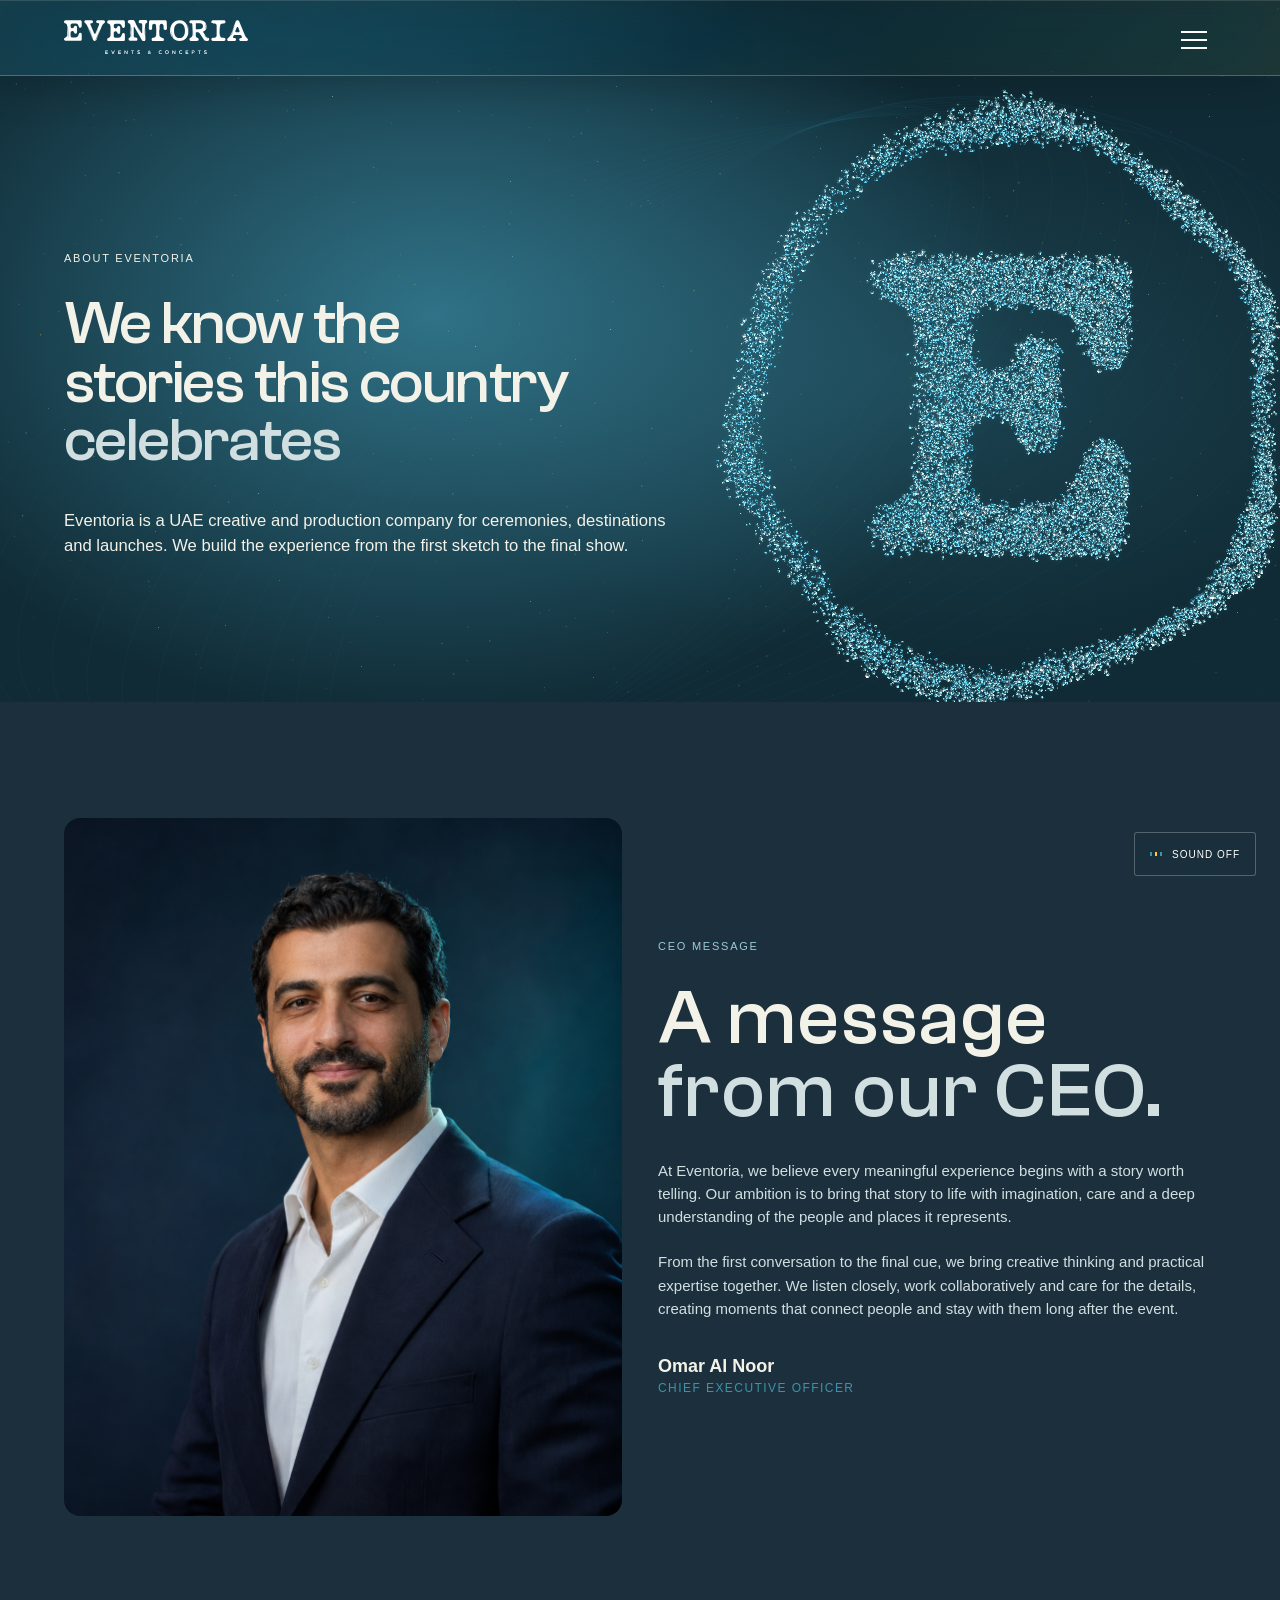
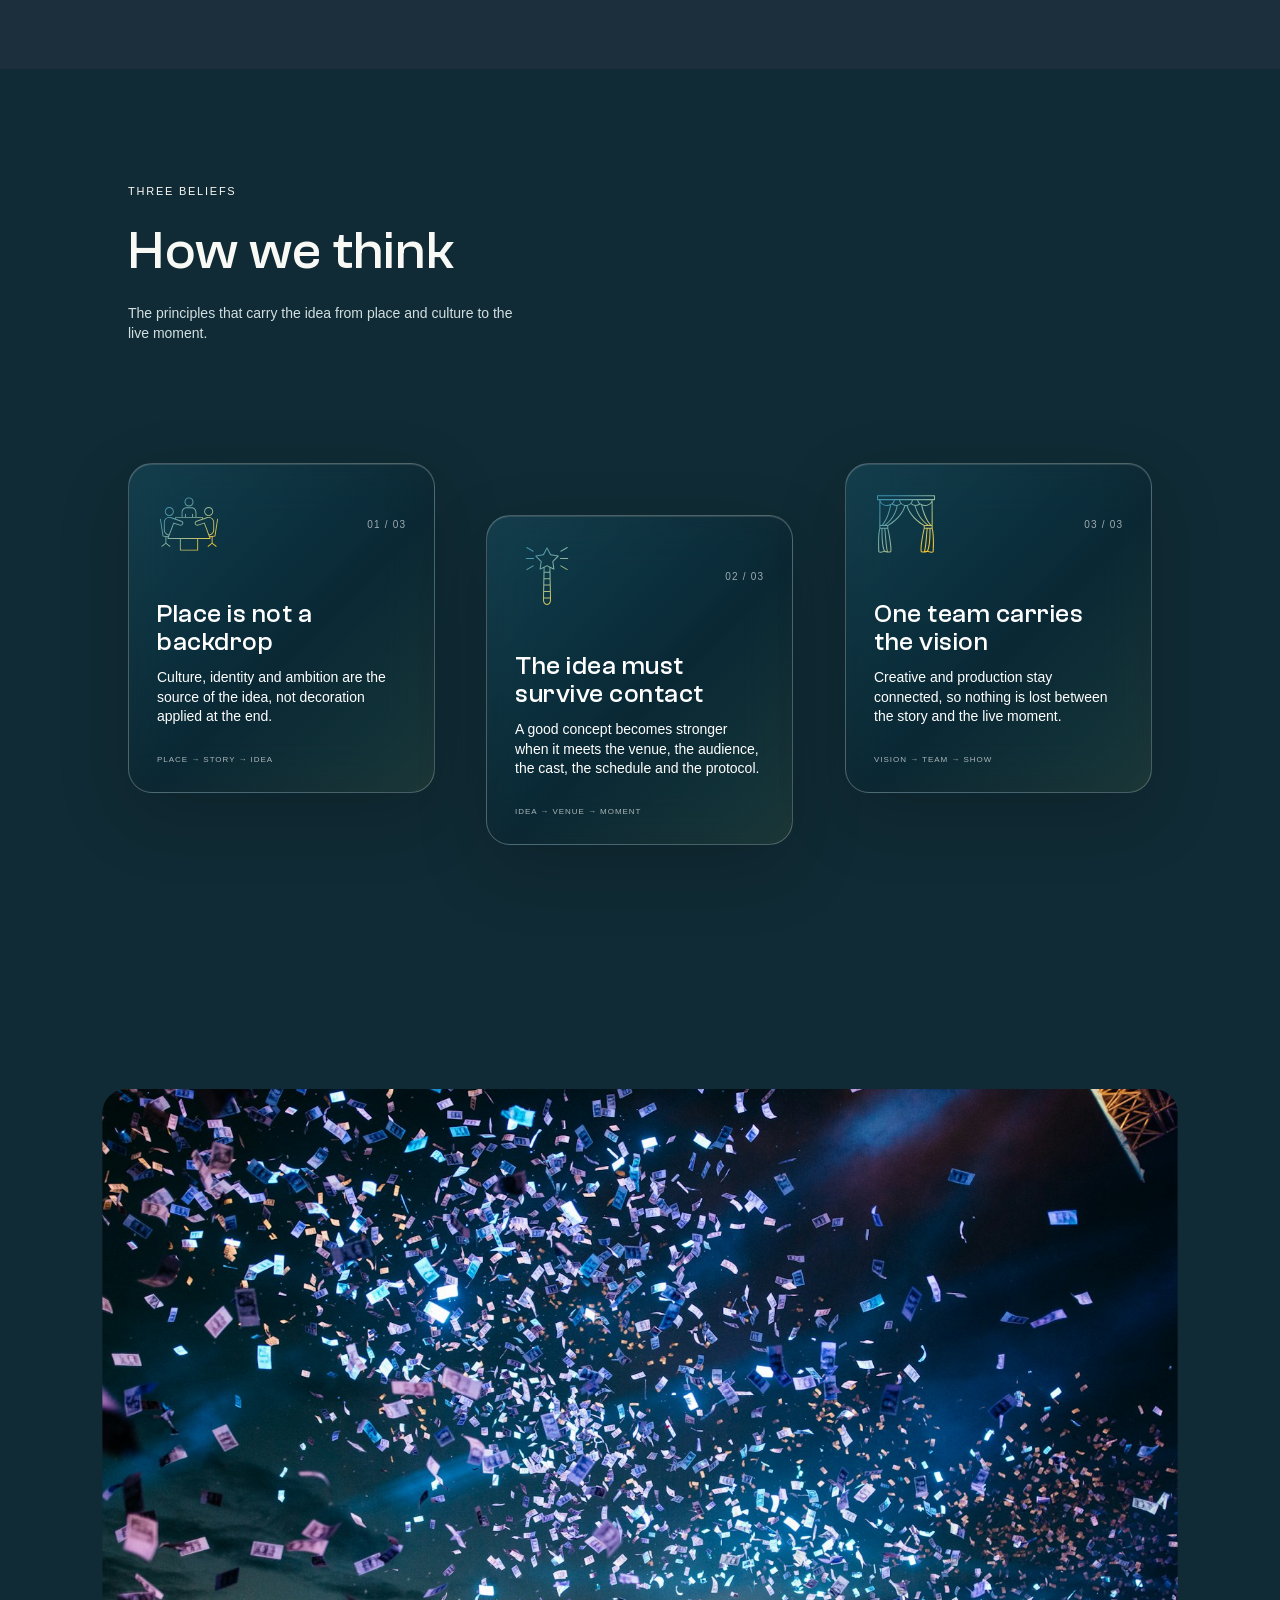
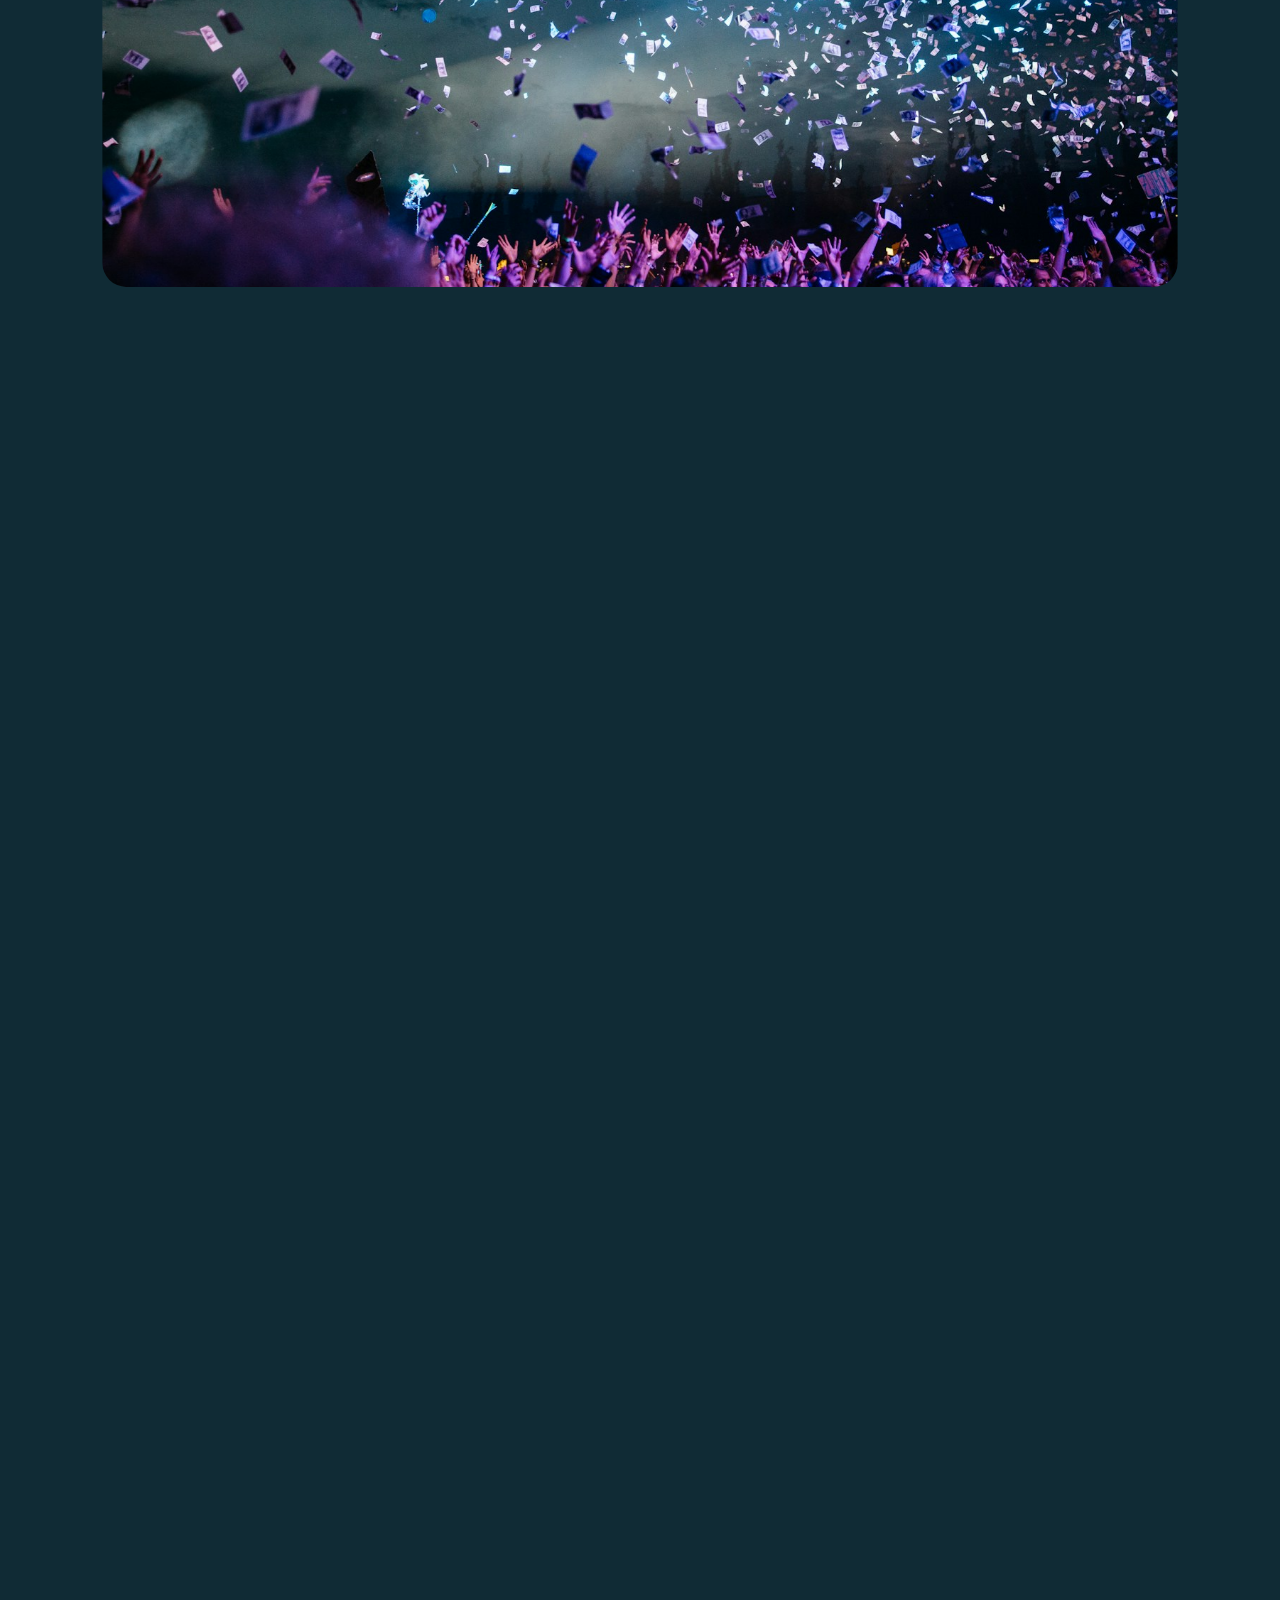
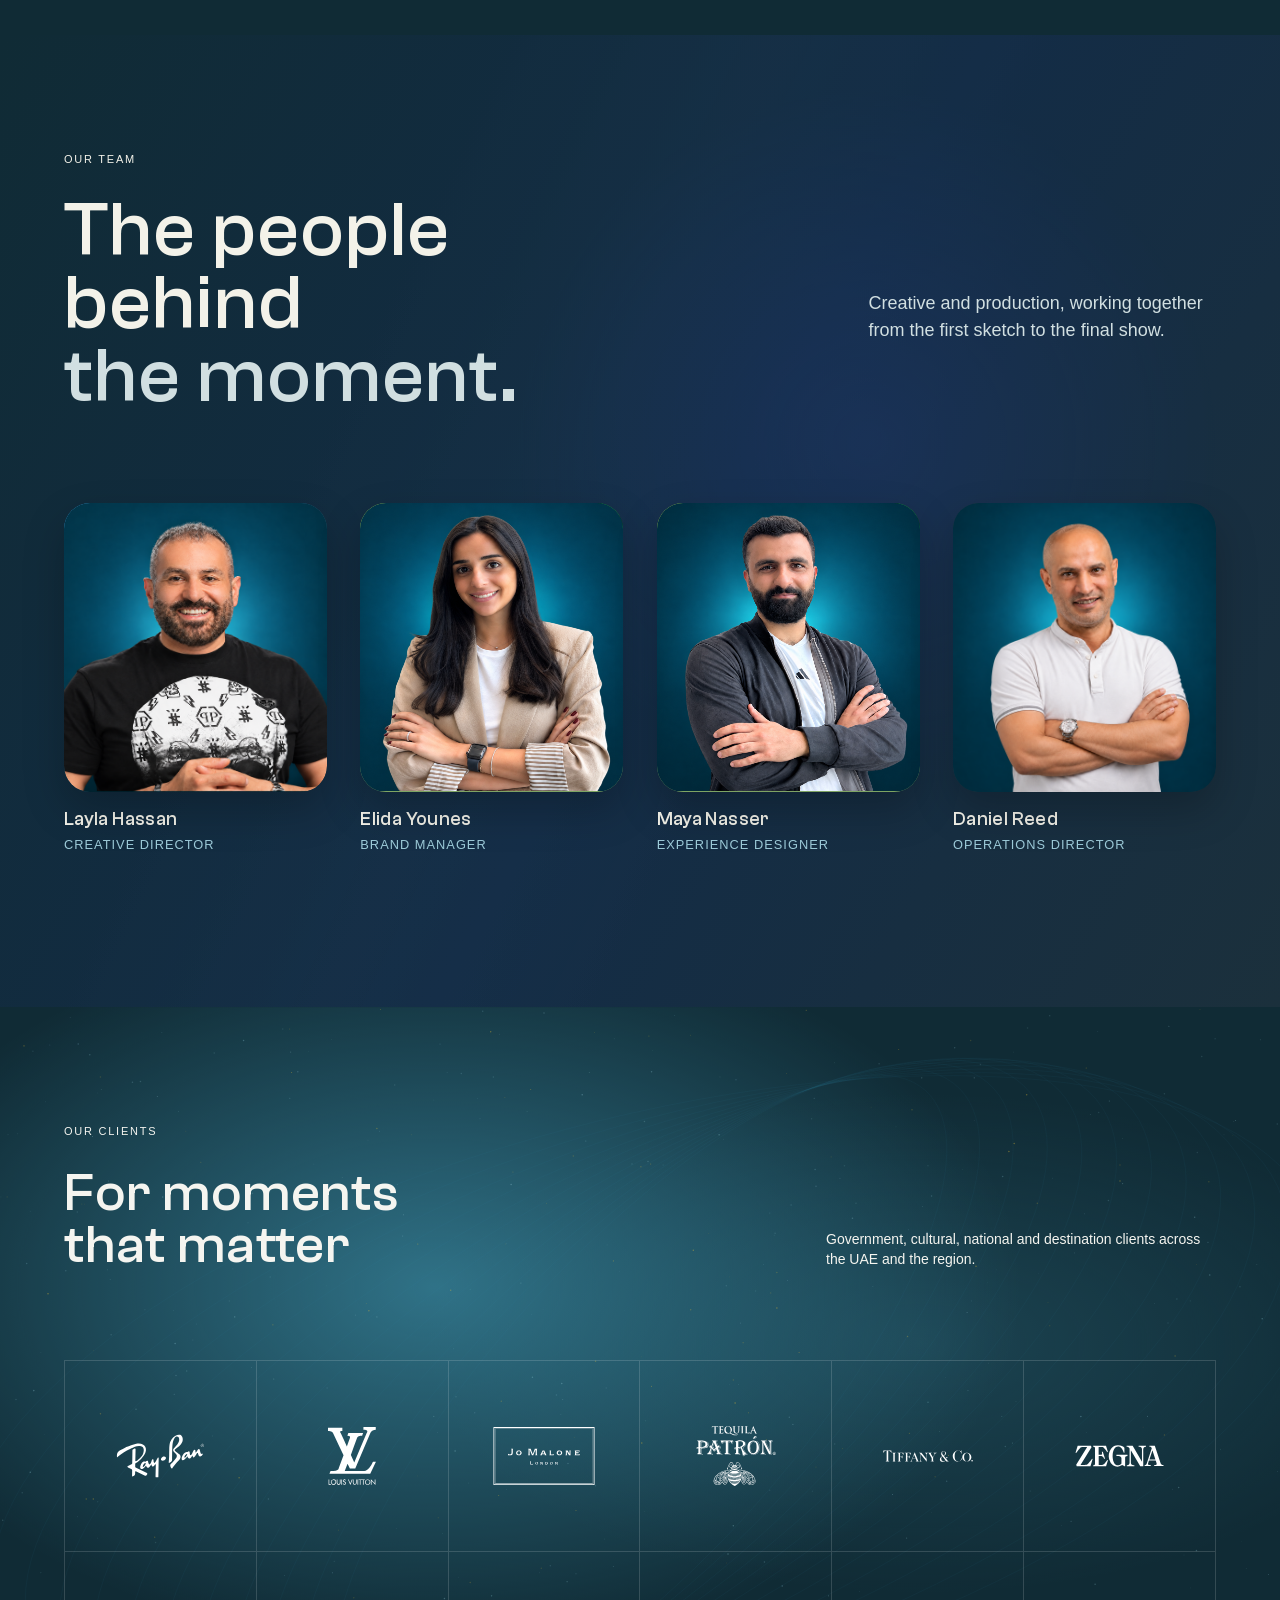
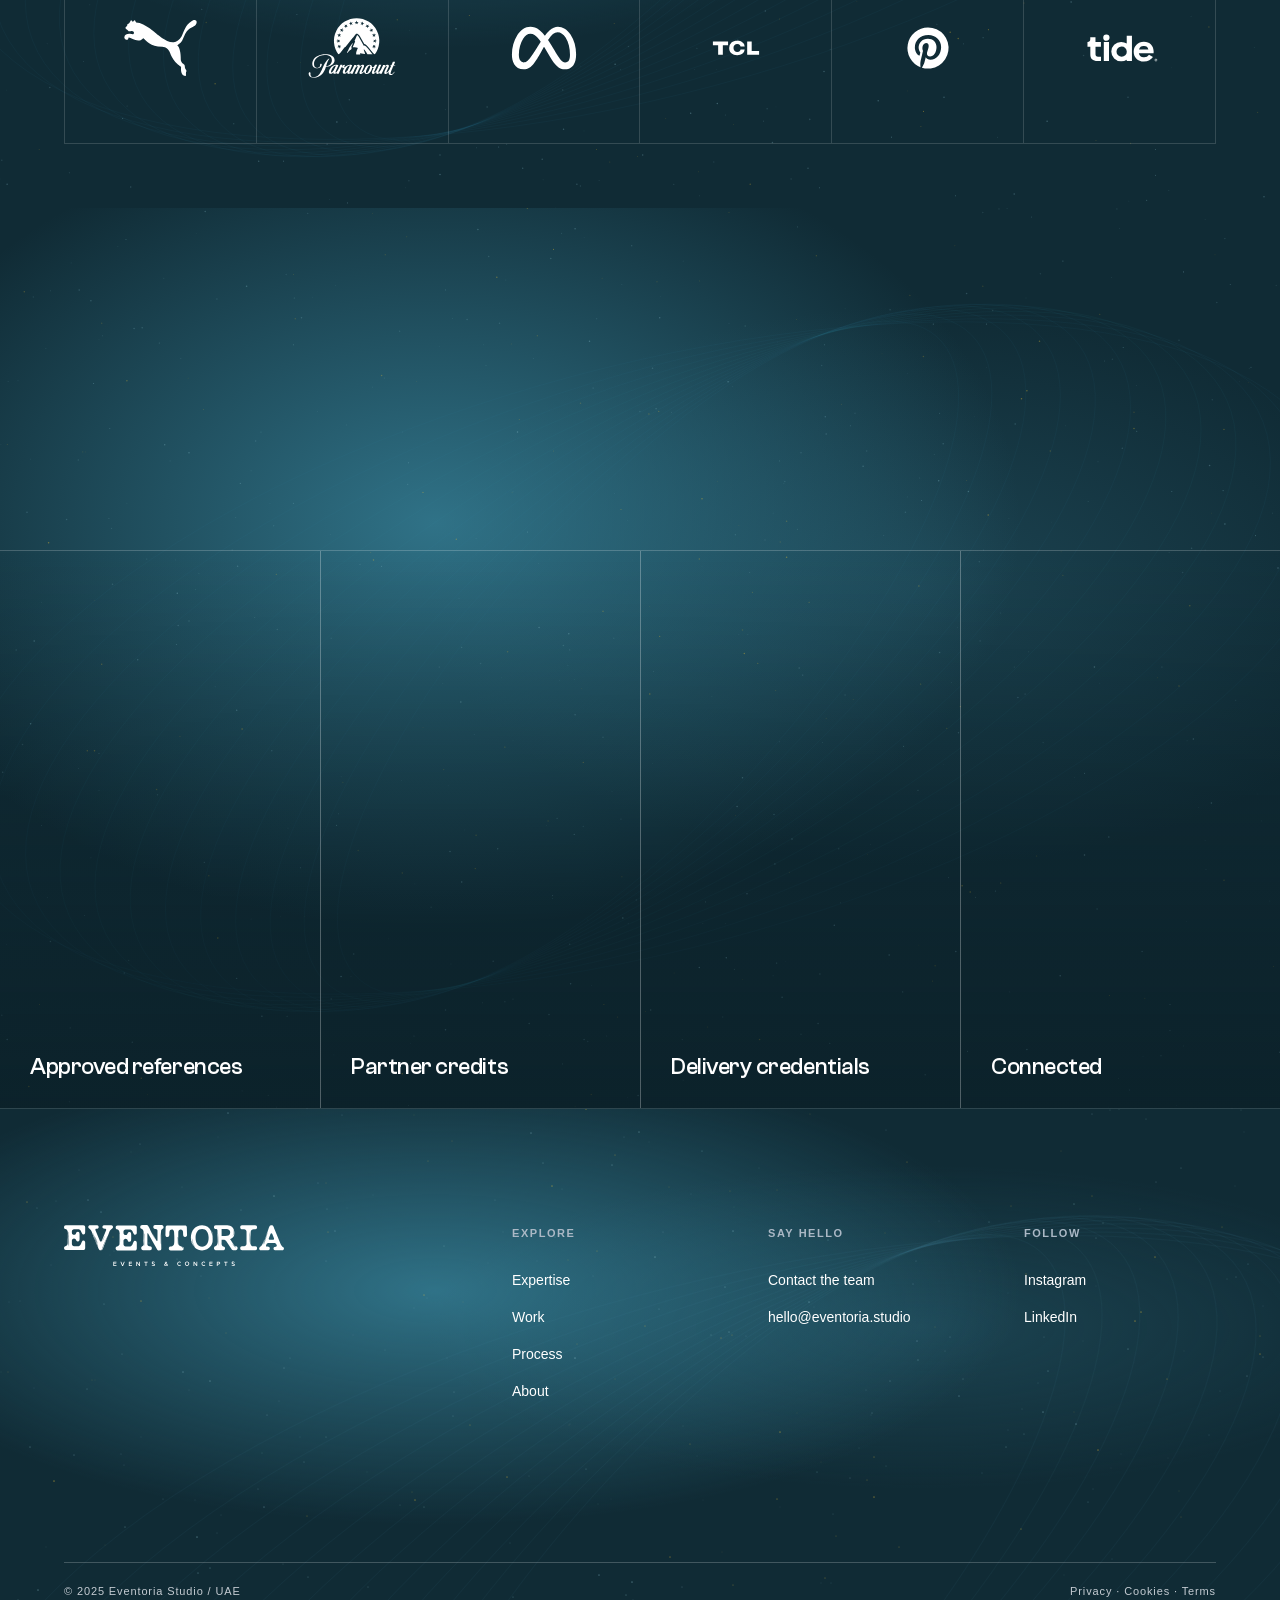
<file: concept-b/About.html>
<!doctype html>
<html lang="en">
<head>
<meta charset="utf-8"><meta name="viewport" content="width=device-width,initial-scale=1,viewport-fit=cover"><meta name="theme-color" content="#102b35"><title>About — Eventoria</title>
<link rel="icon" href="assets/eventoria-logo.svg"><link rel="stylesheet" href="styles.css?v=about-16"><link rel="stylesheet" href="typography.css?v=55"><link rel="stylesheet" href="core.css?v=80"><link rel="stylesheet" href="responsive.css?v=80">
<link rel="stylesheet" href="styles.css?v=about-19">
</head>
<body class="about-page">
<header class="sticky-header is-visible" aria-label="Site header"><a class="about-header-brand" href="index.html" aria-label="Eventoria home"><img src="assets/eventoria-wordmark.svg" alt="Eventoria — Events &amp; Concepts"></a><button class="menu-toggle" type="button" aria-expanded="false" aria-controls="full-menu" aria-label="Open menu"><span class="menu-icon" aria-hidden="true"><i></i><i></i><i></i></span></button></header>
<div class="full-menu" id="full-menu" role="dialog" aria-modal="true" aria-label="Main navigation" inert><nav class="menu-list" aria-label="Main navigation"><a href="Work.html">Work <span>◆</span></a><a href="Expertise.html">Expertise <span>◆</span></a><a href="Process.html">Process <span>◆</span></a><a href="About.html" aria-current="page">About <span>◆</span></a></nav><a class="menu-contact" href="Contact.html">Start an enquiry</a><span class="menu-signoff">EVENTORIA / EVENTS &amp; CONCEPTS</span></div>
<main>
<section class="about-page-hero" aria-labelledby="about-page-title"><div class="about-page-hero-copy"><p class="about-page-eyebrow">ABOUT EVENTORIA</p><h1 id="about-page-title">We know the<br>stories this country<br><em>celebrates.</em></h1><p class="about-page-lead">Eventoria is a UAE creative and production company for ceremonies, destinations and launches. We build the experience from the first sketch to the final show.</p></div><figure class="about-page-hero-image"><img src="assets/core-event-parade.jpg" alt="A live Eventoria event with illuminated sculptures and a cheering crowd" width="1920" height="1280"></figure><span class="about-page-mark" aria-hidden="true">✳</span></section>
<section class="about-message" id="ceo-message" aria-labelledby="ceo-heading"><figure class="about-message-image"><img src="assets/ceo-omar-al-noor.png" alt="Omar Al Noor, Chief Executive Officer" width="1024" height="1536" loading="lazy"></figure><div class="about-message-copy"><p class="about-page-eyebrow">CEO MESSAGE</p><h2 id="ceo-heading">A message<br><em>from our CEO.</em></h2><p>At Eventoria, we believe every meaningful experience begins with a story worth telling. Our ambition is to bring that story to life with imagination, care and a deep understanding of the people and places it represents.</p><p>From the first conversation to the final cue, we bring creative thinking and practical expertise together. We listen closely, work collaboratively and care for the details, creating moments that connect people and stay with them long after the event.</p><p class="about-signature"><strong>Omar Al Noor</strong><span>Chief Executive Officer</span></p></div></section>
<section class="about-beliefs" aria-labelledby="beliefs-heading"><header><p class="about-page-eyebrow">THREE BELIEFS</p><h2 id="beliefs-heading">How we think</h2></header><div class="belief-grid"><article><span>01</span><h3>Place is not a backdrop.</h3><p>Culture, identity and ambition are the source of the idea, not decoration applied at the end.</p></article><article><span>02</span><h3>The idea must survive contact.</h3><p>A good concept becomes stronger when it meets the venue, the audience, the cast, the schedule and the protocol.</p></article><article><span>03</span><h3>One team carries the vision.</h3><p>Creative and production stay connected, so nothing is lost between the story and the live moment.</p></article></div></section>
<section class="about-philosophy" aria-labelledby="philosophy-heading"><p class="about-page-eyebrow">OUR PHILOSOPHY / OUR POINT OF VIEW</p><h2 id="philosophy-heading">How we carry<br><em>the idea.</em></h2><blockquote>“Meaningful stories, carried from sketch to stage by one team.”</blockquote></section>
<section class="about-team" id="our-team" aria-labelledby="team-heading"><div class="about-team-intro"><p class="about-page-eyebrow">OUR TEAM</p><h2 id="team-heading">The people behind<br><em>the moment.</em></h2><p>Creative and production, working together from the first sketch to the final show.</p></div><div class="team-grid"><article><div class="team-portrait"><img src="assets/team/team-primary-reference.png" alt="Layla Hassan, Creative Director" loading="lazy"><img class="team-hover-portrait" src="assets/team/team-primary-hover-no-product.png" alt="" aria-hidden="true" loading="lazy"><img class="team-hover-doodle" src="assets/team/p10.gif" alt="" aria-hidden="true" loading="lazy"></div><h3>Layla Hassan</h3><p>Creative Director</p></article><article><div class="team-portrait"><img src="assets/team/second-base-reference.png" alt="Adam Kareem, Head of Production" loading="lazy"><img class="team-hover-portrait" src="assets/team/elida-hover-no-product.png" alt="" aria-hidden="true" loading="lazy"><img class="team-hover-doodle" src="assets/team/elida-hover.gif" alt="" aria-hidden="true" loading="lazy"></div><h3>Elida Younes</h3><p>Brand Manager</p></article><article><div class="team-portrait"><img src="assets/team/third-base-reference.png" alt="Maya Nasser, Experience Designer" loading="lazy"><img class="team-hover-portrait" src="assets/team/third-hover-no-product.png" alt="" aria-hidden="true" loading="lazy"><img class="team-hover-doodle" src="assets/team/third-hover.gif" alt="" aria-hidden="true" loading="lazy"></div><h3>Maya Nasser</h3><p>Experience Designer</p></article><article><div class="team-portrait"><img src="assets/team/fourth-no-product.png" alt="Daniel Reed, Operations Director" loading="lazy"><img class="team-hover-portrait" src="assets/team/fourth-no-product.png" alt="" aria-hidden="true" loading="lazy"><img class="team-hover-doodle" src="assets/team/fourth-hover.gif" alt="" aria-hidden="true" loading="lazy"></div><h3>Daniel Reed</h3><p>Operations Director</p></article></div></section>
<section class="about-credentials" aria-labelledby="credentials-heading"><div class="credentials-stage"><div class="about-credentials-top"><p class="about-page-eyebrow">WHO WE WORK WITH</p><h2 id="credentials-heading">Trusted for<br><em>high-stakes moments.</em></h2></div><div class="credentials-image"><img src="assets/approach-production.png" alt="Live event production crew operating cameras, lighting and show control at a summit" loading="lazy"><img src="assets/core-event-parade.jpg" alt="Live Eventoria parade with illuminated sculptures and a crowd" loading="lazy"><img src="assets/approach-story.jpg" alt="Event creative team collaborating on a story" loading="lazy"></div><div class="credential-list"><article><span>Approved references</span><p>Reference projects and client endorsements can be shared on request, subject to approval and confidentiality.</p></article><article><span>Partner credits</span><p>We work with trusted creative, technical, cultural and production partners, with every contribution clearly credited.</p></article><article><span>Delivery credentials</span><p>UAE-based experience across ceremonies, national occasions, cultural programmes, destinations, launches and live shows.</p></article></div></div></section>
<section class="about-client-gallery" aria-labelledby="client-gallery-heading"><p class="about-page-eyebrow">WHO WE WORK WITH</p><h2 id="client-gallery-heading">Clients and credentials</h2><div class="about-client-marquee" aria-label="Client logos"><img src="assets/clients/dp-world.svg" alt="DP World" loading="lazy"><img src="assets/clients/dubai-culture.svg" alt="Dubai Culture" loading="lazy"><img src="assets/clients/emirates.svg" alt="Emirates" loading="lazy"><img src="assets/clients/etihad.svg" alt="Etihad" loading="lazy"><img src="assets/clients/mubadala.svg" alt="Mubadala" loading="lazy"><img src="assets/clients/adnoc.svg" alt="ADNOC" loading="lazy"><img src="assets/clients/emaar.svg" alt="Emaar" loading="lazy"></div></section>
<section class="inertia-clients" id="clients" aria-labelledby="clients-title"><header class="inertia-clients-top"><div><p class="clients-eyebrow">OUR CLIENTS</p><h2 id="clients-title">For moments<br>that matter.</h2></div><p class="clients-description">Government, cultural, national and destination clients across the UAE and the region.</p></header><div class="inertia-client-grid"><button class="inertia-client" type="button" aria-label="Preview Ray-Ban imagery" aria-pressed="false"><img class="inertia-client-photo" src="assets/inertia-clients/01-hover.jpg" alt="" loading="lazy"><img class="inertia-client-logo" src="assets/inertia-clients/01-logo.svg" alt="Ray-Ban" loading="lazy"></button><button class="inertia-client" type="button" aria-label="Preview Louis Vuitton imagery" aria-pressed="false"><img class="inertia-client-photo" src="assets/inertia-clients/02-hover.jpg" alt="" loading="lazy"><img class="inertia-client-logo" src="assets/inertia-clients/02-logo.svg" alt="Louis Vuitton" loading="lazy"></button><button class="inertia-client" type="button" aria-label="Preview Jo Malone imagery" aria-pressed="false"><img class="inertia-client-photo" src="assets/inertia-clients/03-hover.jpg" alt="" loading="lazy"><img class="inertia-client-logo" src="assets/inertia-clients/03-logo.svg" alt="Jo Malone" loading="lazy"></button><button class="inertia-client" type="button" aria-label="Preview Tequila Patron imagery" aria-pressed="false"><img class="inertia-client-photo" src="assets/inertia-clients/04-hover.jpg" alt="" loading="lazy"><img class="inertia-client-logo" src="assets/inertia-clients/04-logo.svg" alt="Tequila Patron" loading="lazy"></button><button class="inertia-client" type="button" aria-label="Preview Tiffany &amp; Co. imagery" aria-pressed="false"><img class="inertia-client-photo" src="assets/inertia-clients/05-hover.jpg" alt="" loading="lazy"><img class="inertia-client-logo" src="assets/inertia-clients/05-logo.svg" alt="Tiffany &amp; Co." loading="lazy"></button><button class="inertia-client" type="button" aria-label="Preview Zegna imagery" aria-pressed="false"><img class="inertia-client-photo" src="assets/inertia-clients/06-hover.jpg" alt="" loading="lazy"><img class="inertia-client-logo" src="assets/inertia-clients/06-logo.svg" alt="Zegna" loading="lazy"></button><button class="inertia-client" type="button" aria-label="Preview Puma imagery" aria-pressed="false"><img class="inertia-client-photo" src="assets/inertia-clients/07-hover.jpg" alt="" loading="lazy"><img class="inertia-client-logo" src="assets/inertia-clients/07-logo.svg" alt="Puma" loading="lazy"></button><button class="inertia-client" type="button" aria-label="Preview Paramount imagery" aria-pressed="false"><img class="inertia-client-photo" src="assets/inertia-clients/08-hover.jpg" alt="" loading="lazy"><img class="inertia-client-logo" src="assets/inertia-clients/08-logo.svg" alt="Paramount" loading="lazy"></button><button class="inertia-client" type="button" aria-label="Preview Meta imagery" aria-pressed="false"><img class="inertia-client-photo" src="assets/inertia-clients/09-hover.jpg" alt="" loading="lazy"><img class="inertia-client-logo" src="assets/inertia-clients/09-logo.svg" alt="Meta" loading="lazy"></button><button class="inertia-client" type="button" aria-label="Preview TCL imagery" aria-pressed="false"><img class="inertia-client-photo" src="assets/inertia-clients/10-hover.jpg" alt="" loading="lazy"><img class="inertia-client-logo" src="assets/inertia-clients/10-logo.svg" alt="TCL" loading="lazy"></button><button class="inertia-client" type="button" aria-label="Preview Pinterest imagery" aria-pressed="false"><img class="inertia-client-photo" src="assets/inertia-clients/11-hover.jpg" alt="" loading="lazy"><img class="inertia-client-logo" src="assets/inertia-clients/11-logo.svg" alt="Pinterest" loading="lazy"></button><button class="inertia-client" type="button" aria-label="Preview Tide imagery" aria-pressed="false"><img class="inertia-client-photo" src="assets/inertia-clients/12-hover.jpg" alt="" loading="lazy"><img class="inertia-client-logo" src="assets/inertia-clients/12-logo.svg" alt="Tide" loading="lazy"></button></div></section>
<section class="core-section about-core-idea" id="about-core-idea" aria-labelledby="about-core-label"><div class="core-scene"><img class="core-image" src="assets/about-philosophy-event-live.jpg" alt="A live event crowd beneath blue stage lighting and falling confetti" loading="lazy" width="1920" height="1280"><div class="core-content"><header class="core-card-header"><img src="assets/eventoria-logo.svg" alt="" width="32" height="32"><h2 id="about-core-label">OUR PHILOSOPHY / OUR POINT OF VIEW</h2></header><div class="core-quote"><span class="core-quote-mark" aria-hidden="true">“</span><blockquote>Meaningful stories, carried from sketch to stage by one team.</blockquote></div><footer class="core-card-footer"><div><strong>Eventoria</strong><span>EVENTS &amp; CONCEPTS</span></div><span class="core-card-star" aria-hidden="true">✳</span></footer></div></div></section>
<section class="process-section about-beliefs-process" id="about-beliefs-process" aria-labelledby="about-beliefs-process-title"><div class="process-stage"><div class="process-overlay" aria-hidden="true"></div><header class="process-intro"><p class="process-eyebrow">THREE BELIEFS</p><h2 id="about-beliefs-process-title">How we think</h2><p class="process-description">The principles that carry the idea from place and culture to the live moment.</p></header><ol class="process-cards"><li class="process-card"><div class="process-card-top"><span class="process-symbol process-symbol--listen" aria-hidden="true"></span><span class="process-number">01 / 03</span></div><h3>Place is not a backdrop.</h3><p>Culture, identity and ambition are the source of the idea, not decoration applied at the end.</p><span class="process-card-foot">PLACE → STORY → IDEA</span></li><li class="process-card"><div class="process-card-top"><span class="process-symbol process-symbol--imagine" aria-hidden="true"></span><span class="process-number">02 / 03</span></div><h3>The idea must survive contact.</h3><p>A good concept becomes stronger when it meets the venue, the audience, the cast, the schedule and the protocol.</p><span class="process-card-foot">IDEA → VENUE → MOMENT</span></li><li class="process-card"><div class="process-card-top"><span class="process-symbol process-symbol--deliver" aria-hidden="true"></span><span class="process-number">03 / 03</span></div><h3>One team carries the vision.</h3><p>Creative and production stay connected, so nothing is lost between the story and the live moment.</p><span class="process-card-foot">VISION → TEAM → SHOW</span></li></ol><div class="process-progress" aria-hidden="true"><span></span></div></div></section>
</main>
<footer class="site-footer about-page-footer" id="footer"><div class="footer-grid"><a class="footer-brand" href="index.html" aria-label="Eventoria home"><img src="assets/eventoria-wordmark.svg" alt="Eventoria — Events &amp; Concepts"></a><div class="footer-column"><h2>EXPLORE</h2><a href="Expertise.html">Expertise</a><a href="Work.html">Work</a><a href="Process.html">Process</a><a href="About.html" aria-current="page">About</a></div><div class="footer-column"><h2>SAY HELLO</h2><a href="Contact.html">Contact the team</a><a href="mailto:hello@eventoria.studio">hello@eventoria.studio</a></div><div class="footer-column"><h2>FOLLOW</h2><span>Instagram</span><span>LinkedIn</span></div></div><div class="footer-bottom"><span>© 2025 Eventoria Studio / UAE</span><span>Privacy · Cookies · Terms</span></div></footer>
<script src="script.js?v=about-4"></script>
<script src="hero.js?v=inner-banner-3"></script>
<script src="clients.js?v=about-4"></script>
<script src="about-beliefs.js?v=about-1"></script>
<script type="module" src="report.js?v=20261112-0927"></script>
<script src="core.js?v=about-4"></script>
<script src="footer-motion.js?v=about-4"></script>
<script src="credentials-motion.js?v=about-8"></script>
<script src="contact-dropdown.js?v=4"></script>
<button class="sound-toggle" type="button" aria-pressed="false" aria-label="Turn sound on"><span class="sound-bars" aria-hidden="true"><i></i><i></i><i></i></span><span class="sound-label">SOUND OFF</span></button>
<audio id="ambient-audio" src="assets/audio/emotion-main.mp3" loop preload="none"></audio>
<script src="audio.js?v=inner-20261102-1"></script>
<script src="banner-titles.js?v=1"></script>
<script>
  const fourthTeamHover = document.querySelector('.about-team .team-grid article:nth-child(4) .team-hover-portrait');
  if (fourthTeamHover) fourthTeamHover.src = 'assets/team/fourth-hover-cutout.png';
</script>
</body>
</html>
</file>
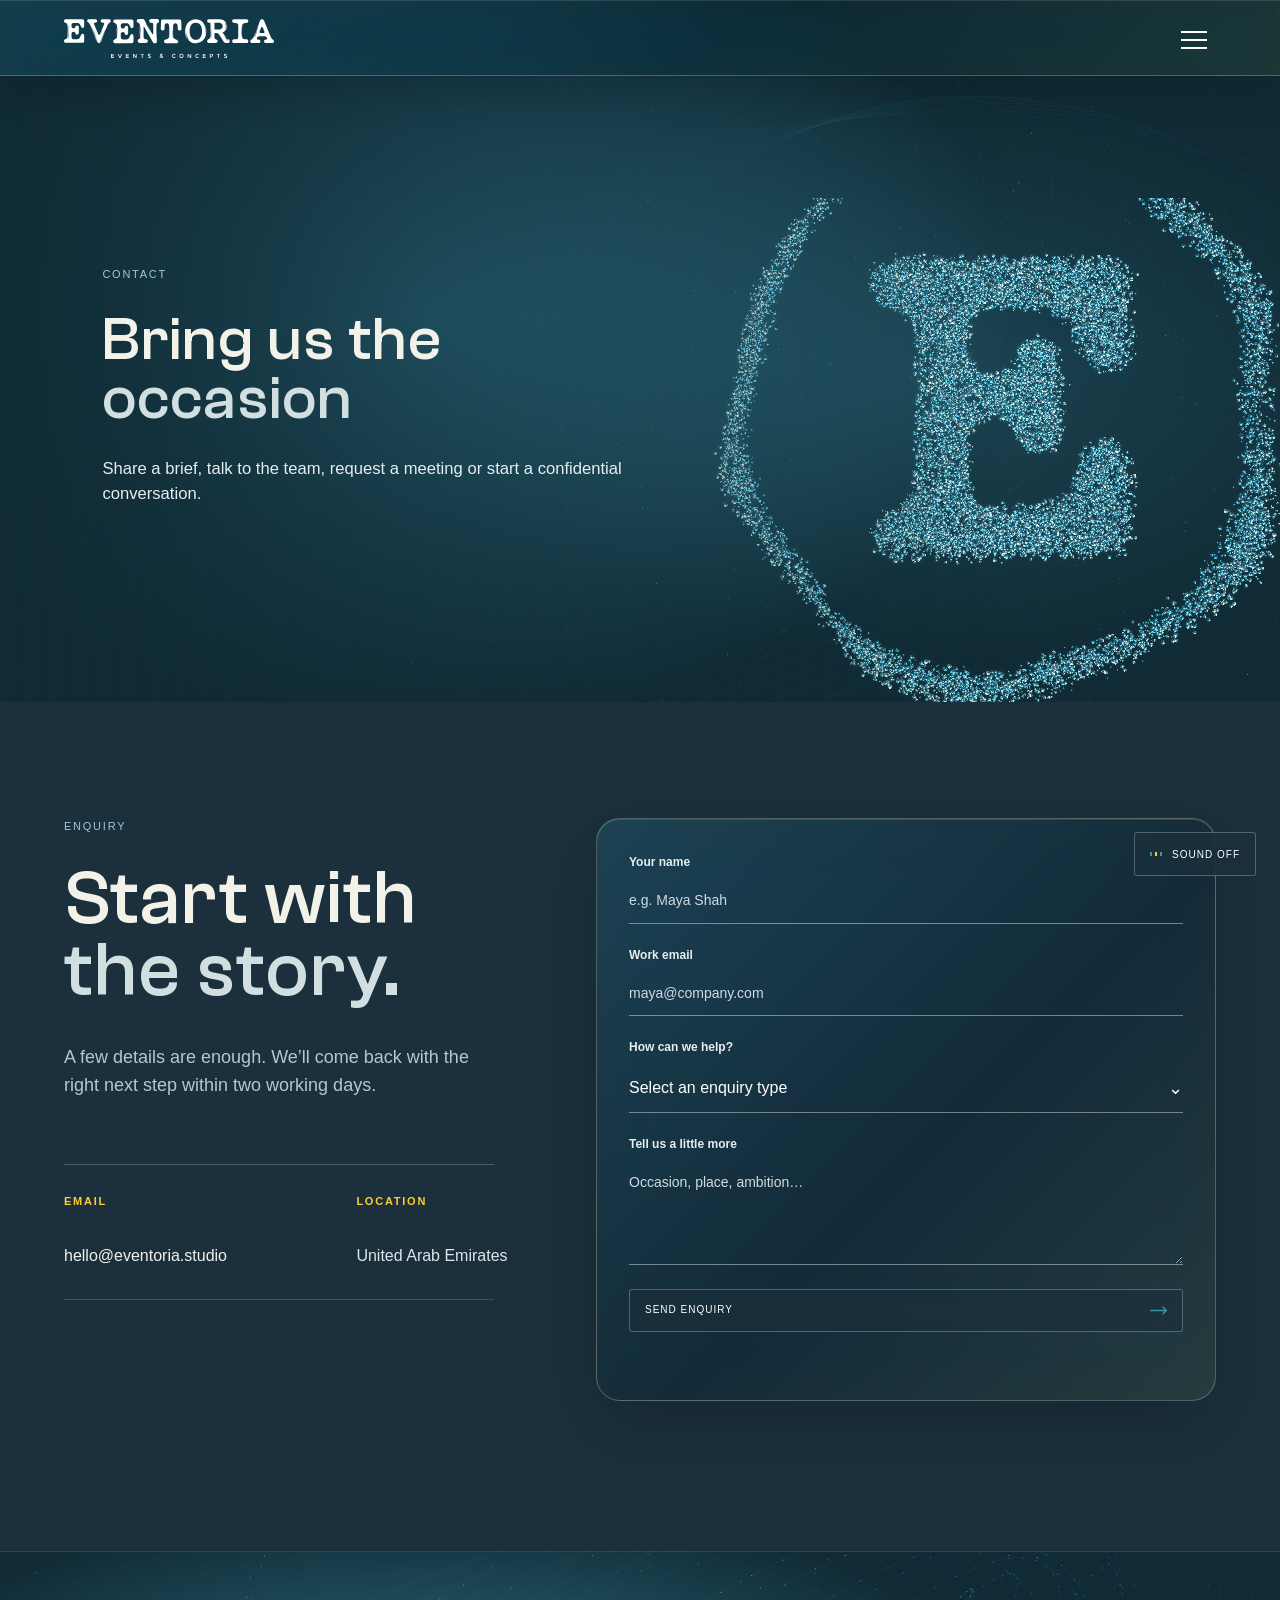
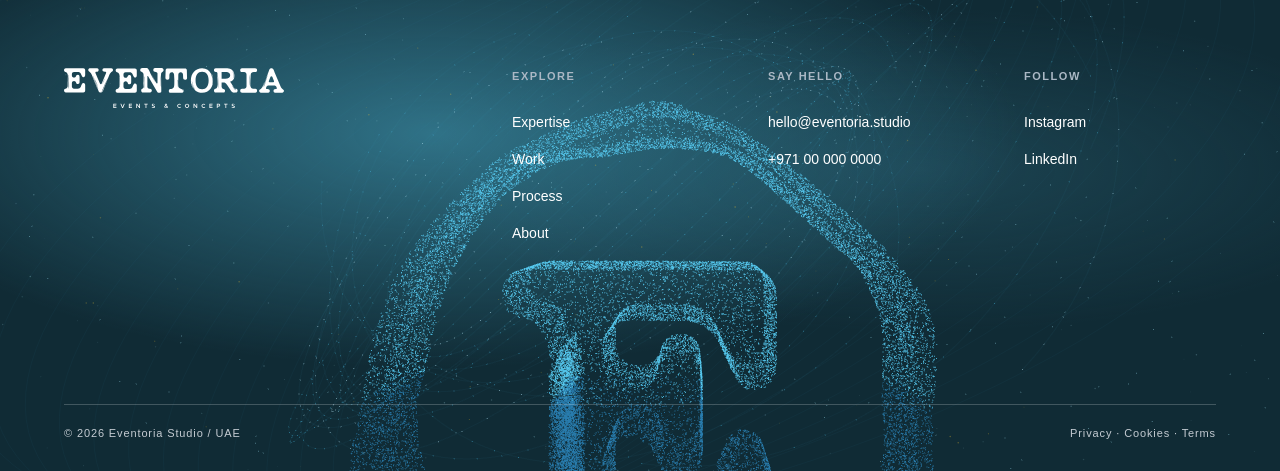
<file: concept-b/Contact.html>
<!doctype html>
<html lang="en">
<head>
<meta charset="utf-8">
<meta name="viewport" content="width=device-width,initial-scale=1,viewport-fit=cover">
<meta name="theme-color" content="#102b35">
<meta name="description" content="Contact Eventoria about creative direction, event design and live delivery.">
<title>Contact — Eventoria</title>
<link rel="icon" href="assets/eventoria-logo.svg">
<link rel="stylesheet" href="styles.css?v=contact-20261102-2">
<link rel="stylesheet" href="typography.css?v=contact-20261030-3">
<link rel="stylesheet" href="core.css?v=contact-20261030-3">
<link rel="stylesheet" href="responsive.css?v=contact-20261030-3">
</head>
<body class="contact-page">
<header class="sticky-header is-visible" aria-label="Site header">
  <a class="contact-header-brand" href="index.html" aria-label="Eventoria home"><img src="assets/eventoria-wordmark.svg" alt="Eventoria — Events &amp; Concepts"></a>
  <button class="menu-toggle" type="button" aria-expanded="false" aria-controls="full-menu" aria-label="Open menu"><span class="menu-icon" aria-hidden="true"><i></i><i></i><i></i></span></button>
</header>
<div class="full-menu" id="full-menu" role="dialog" aria-modal="true" aria-label="Main navigation" inert>
  <nav class="menu-list" aria-label="Main navigation">
    <a href="Work.html">Work <span>◆</span></a>
    <a href="Expertise.html">Expertise <span>◆</span></a>
    <a href="Process.html">Process <span>◆</span></a>
    <a href="About.html">About <span>◆</span></a>
  </nav>
  <a class="menu-contact" href="Contact.html" aria-current="page">Start an enquiry</a>
  <span class="menu-signoff">EVENTORIA / EVENTS &amp; CONCEPTS</span>
</div>

<main>
  <section class="contact-page-hero" aria-labelledby="contact-page-title">
    <canvas id="field" aria-hidden="true"></canvas>
    <div class="contact-page-hero-inner">
      <p class="contact-page-eyebrow">CONTACT</p>
      <h1 id="contact-page-title">Bring us the<br><em>occasion.</em></h1>
      <p class="contact-page-lead">Share a brief, talk to the team, request a meeting or start a confidential conversation.</p>
    </div>
  </section>

  <section class="contact-page-enquiry" aria-labelledby="contact-enquiry-title">
    <div class="contact-page-copy">
      <p class="contact-page-eyebrow">ENQUIRY</p>
      <h2 id="contact-enquiry-title">Start with<br><span>the story.</span></h2>
      <p class="contact-page-intro">A few details are enough. We’ll come back with the right next step within two working days.</p>
      <div class="contact-page-routes">
        <p><strong>Email</strong><br><a href="mailto:hello@eventoria.studio">hello@eventoria.studio</a></p>
        <p><strong>Location</strong><br>United Arab Emirates</p>
      </div>
    </div>
    <form class="contact-form" id="contact-page-form">
      <label for="contact-page-name">Your name</label>
      <input id="contact-page-name" name="name" type="text" autocomplete="name" placeholder="e.g. Maya Shah" required maxlength="120">
      <label for="contact-page-email">Work email</label>
      <input id="contact-page-email" name="email" type="email" autocomplete="email" placeholder="maya@company.com" required>
      <label for="contact-page-service">How can we help?</label>
      <select id="contact-page-service" name="service" required>
        <option value="" selected disabled>Select an enquiry type</option>
        <option>Creative direction &amp; storytelling</option><option>Experience &amp; event design</option><option>Show &amp; entertainment</option><option>Production &amp; live delivery</option><option>Full project enquiry</option><option>Something else</option>
      </select>
      <label for="contact-page-message">Tell us a little more</label>
      <textarea id="contact-page-message" name="message" rows="4" placeholder="Occasion, place, ambition…"></textarea>
      <button type="submit">Send enquiry</button>
      <p class="contact-status" role="status" aria-live="polite"></p>
    </form>
  </section>
</main>

<footer class="site-footer contact-page-footer" id="footer">
  <div class="footer-scene" aria-hidden="true"></div>
  <div class="footer-grid">
    <a class="footer-brand" href="index.html" aria-label="Eventoria home"><img src="assets/eventoria-wordmark.svg" alt="Eventoria — Events &amp; Concepts"></a>
    <div class="footer-column"><h2>EXPLORE</h2><a href="Expertise.html">Expertise</a><a href="Work.html">Work</a><a href="Process.html">Process</a><a href="About.html">About</a></div>
    <div class="footer-column"><h2>SAY HELLO</h2><a href="mailto:hello@eventoria.studio">hello@eventoria.studio</a><span>+971 00 000 0000</span></div>
    <div class="footer-column"><h2>FOLLOW</h2><span>Instagram</span><span>LinkedIn</span></div>
  </div>
  <div class="footer-bottom"><span>© 2026 Eventoria Studio / UAE</span><span>Privacy · Cookies · Terms</span></div>
</footer>
<script src="script.js?v=contact-20261030-3"></script>
<script src="contact.js?v=contact-20261030-3"></script>
<script src="contact-dropdown.js?v=contact-20261109-1"></script>
<script src="hero.js?v=contact-20261102-1"></script>
<script type="module" src="report.js?v=20261112-0927"></script>
<button class="sound-toggle" type="button" aria-pressed="false" aria-label="Turn sound on"><span class="sound-bars" aria-hidden="true"><i></i><i></i><i></i></span><span class="sound-label">SOUND OFF</span></button>
<audio id="ambient-audio" src="assets/audio/emotion-main.mp3" loop preload="none"></audio>
<script src="audio.js?v=inner-20261102-1"></script>
<script src="banner-titles.js?v=1"></script>
</body>
</html>
</file>
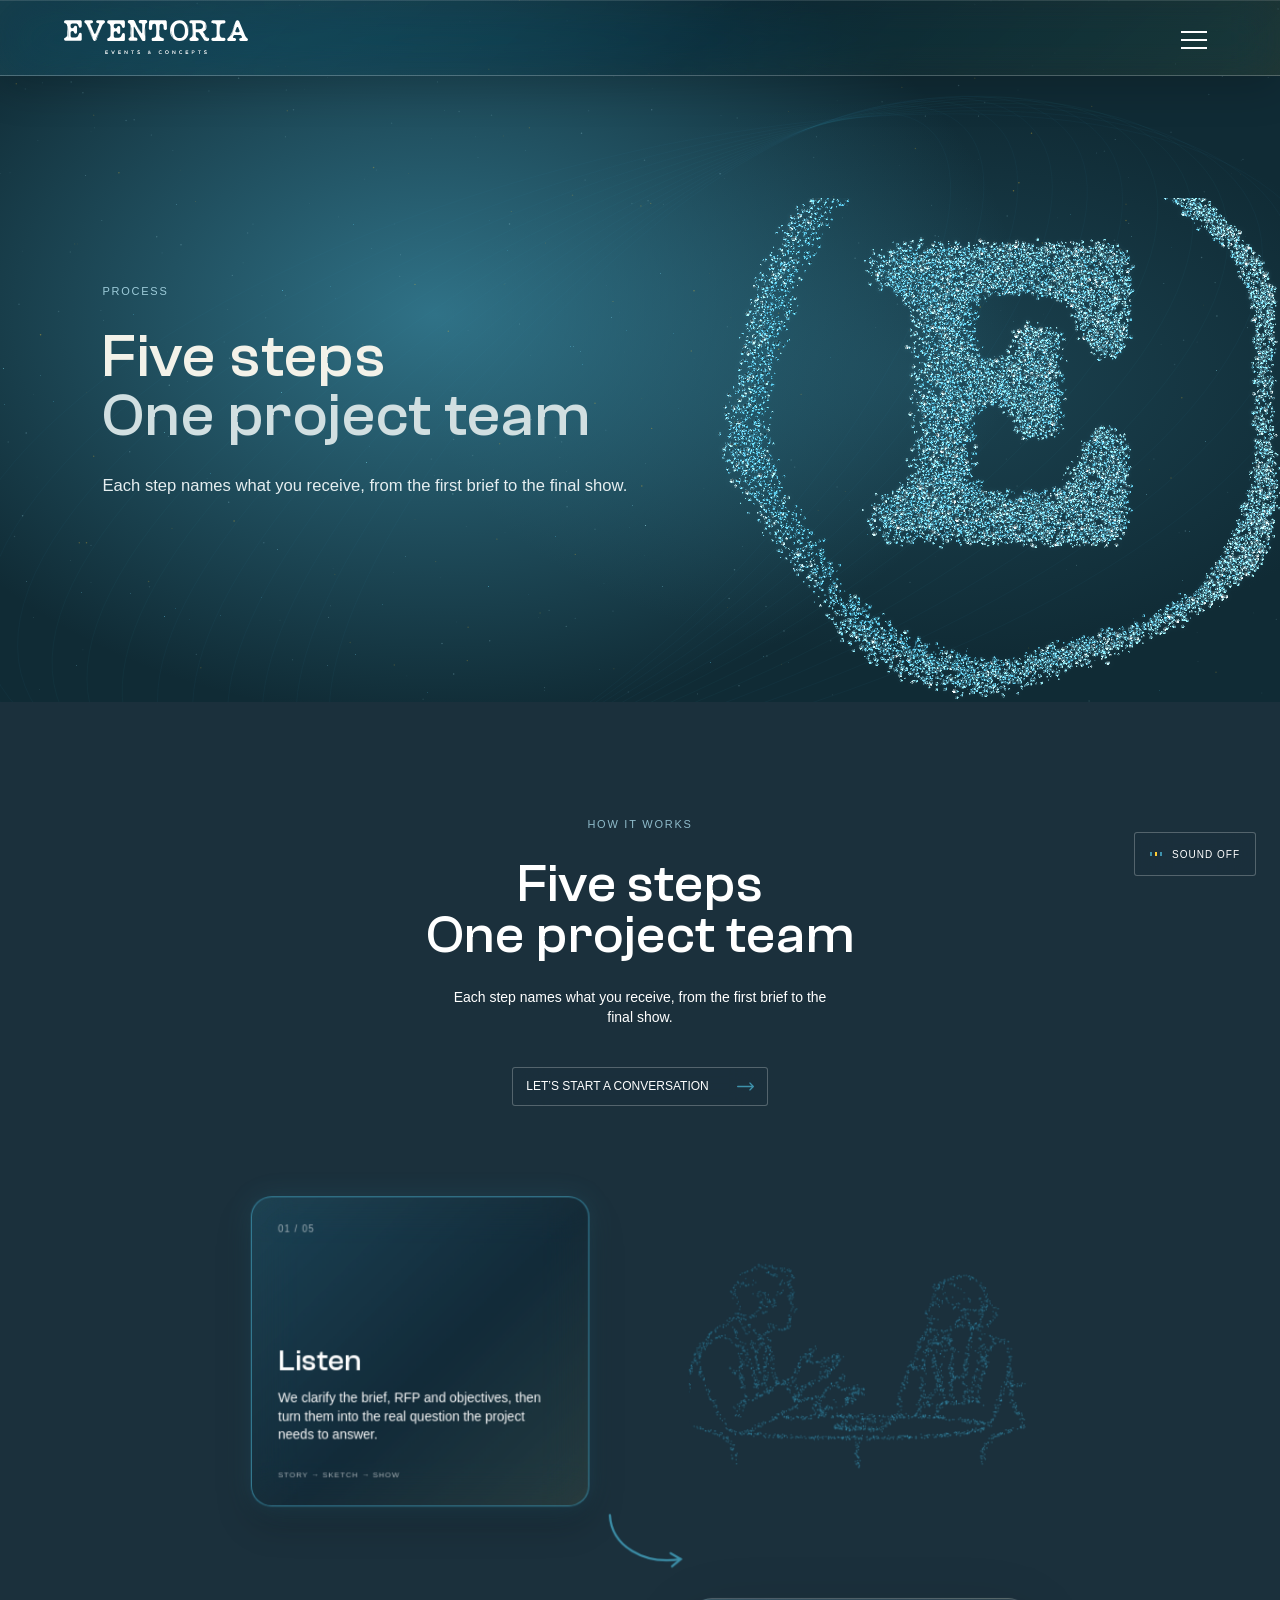
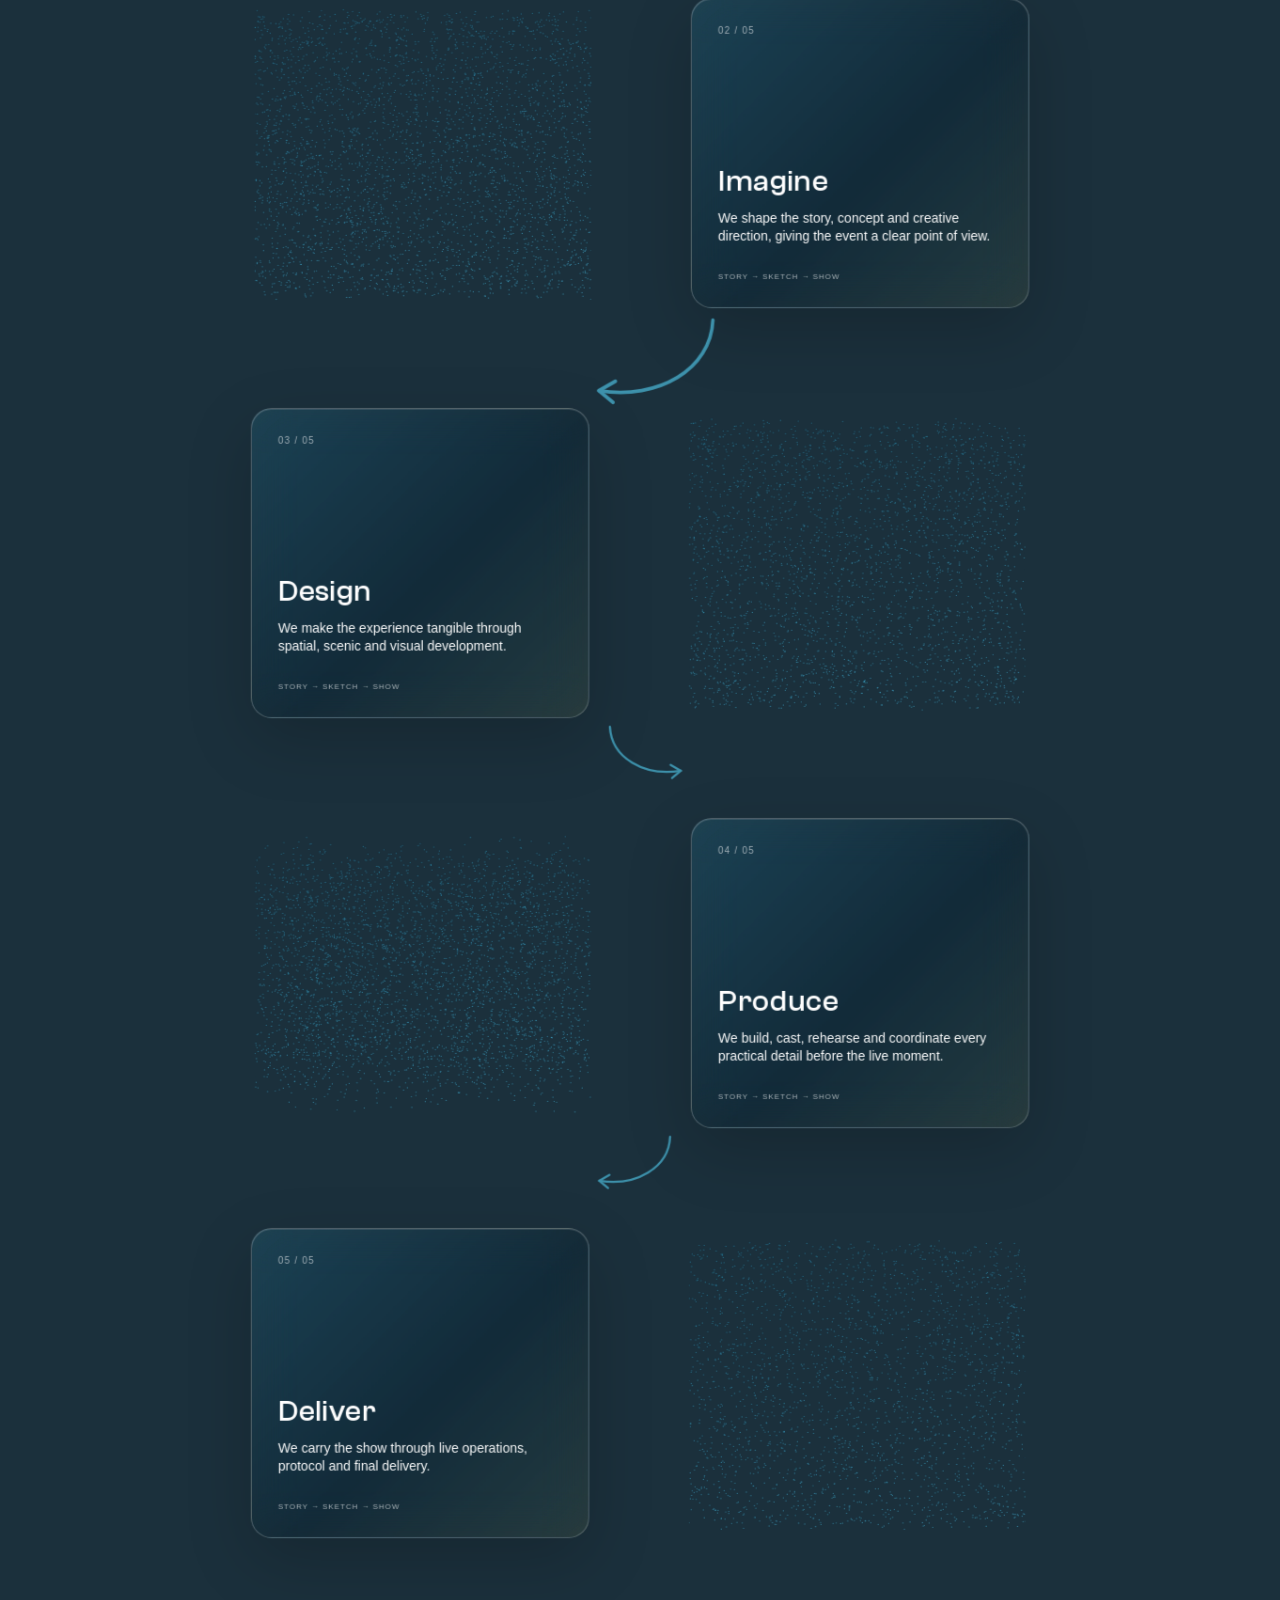
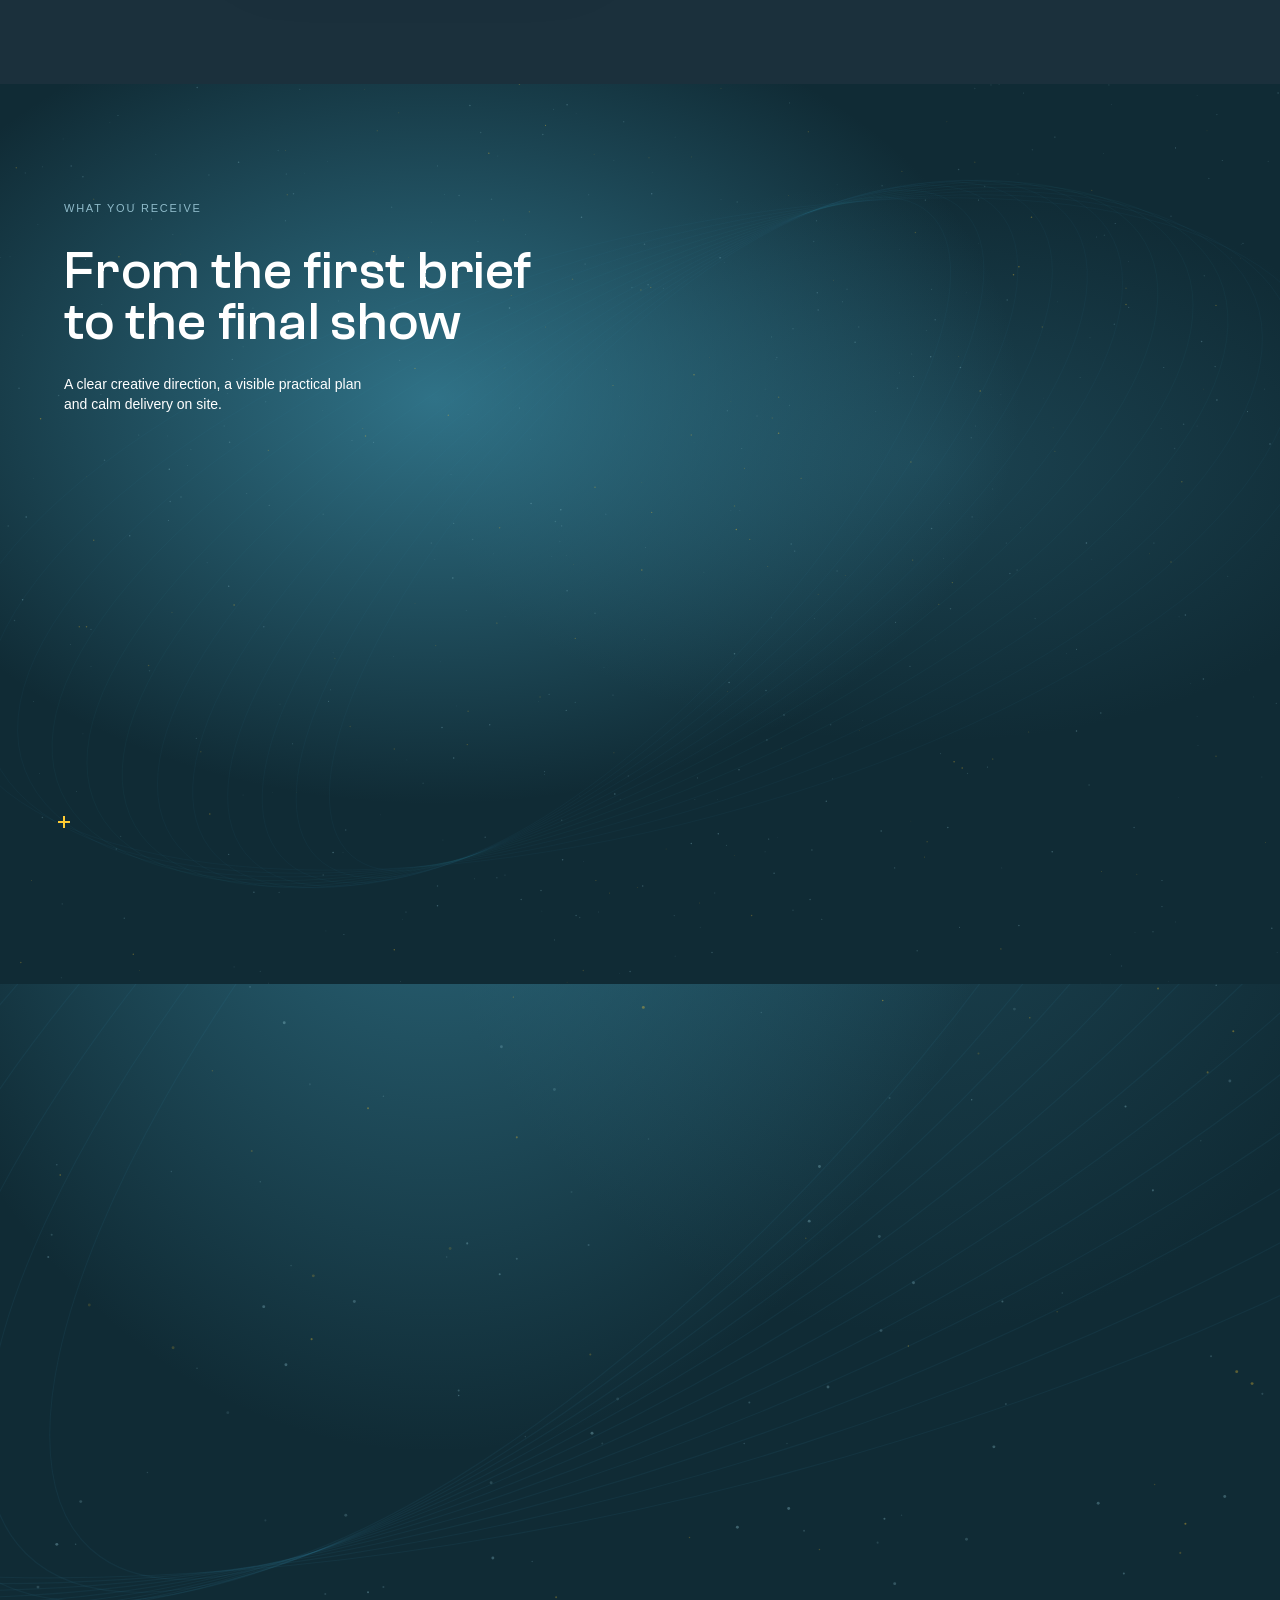
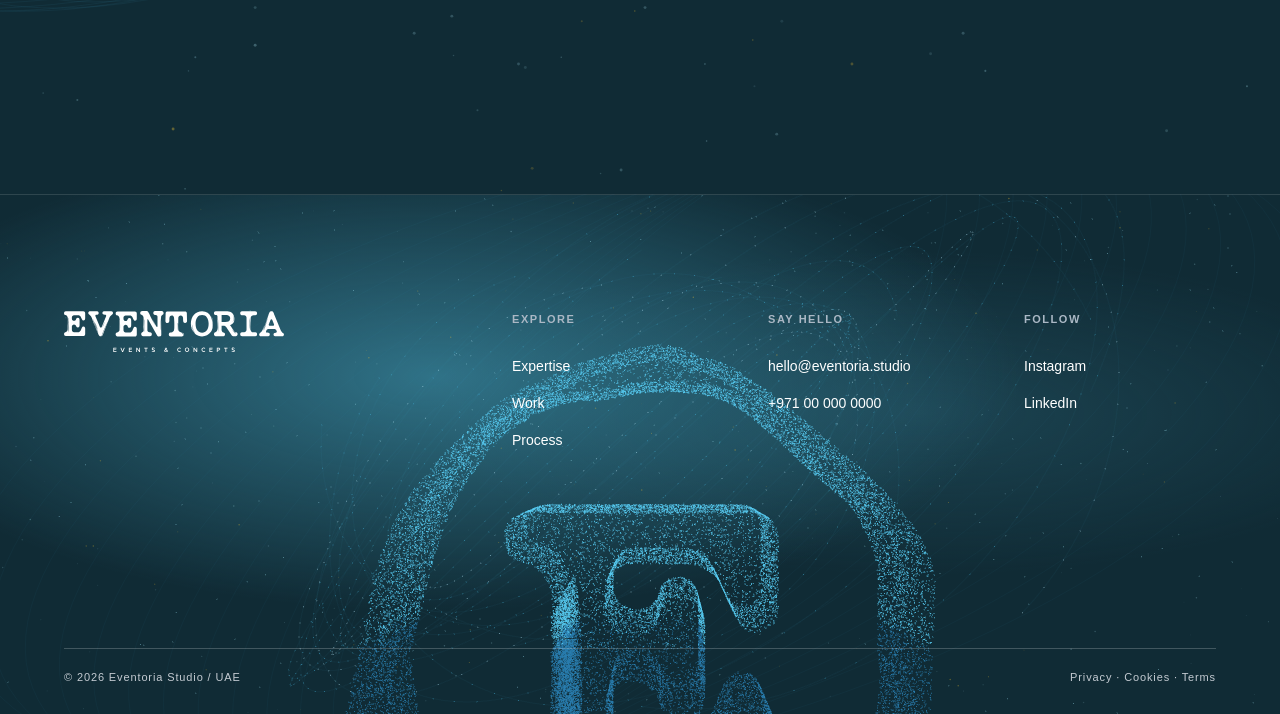
<file: concept-b/Process.html>
<!doctype html>
<html lang="en">
<head>
<meta charset="utf-8"><meta name="viewport" content="width=device-width,initial-scale=1,viewport-fit=cover">
<meta name="theme-color" content="#102b35"><title>Process — Eventoria</title>
<link rel="icon" href="assets/eventoria-logo.svg"><link rel="stylesheet" href="styles.css?v=process-particles-13"><link rel="stylesheet" href="typography.css?v=55"><link rel="stylesheet" href="core.css?v=80"><link rel="stylesheet" href="responsive.css?v=80">
</head>
<body class="process-page">
<header class="sticky-header is-visible" aria-label="Site header"><a class="process-header-brand" href="index.html" aria-label="Eventoria home"><img src="assets/eventoria-wordmark.svg" alt="Eventoria — Events &amp; Concepts"></a><button class="menu-toggle" type="button" aria-expanded="false" aria-controls="full-menu" aria-label="Open menu"><span class="menu-icon" aria-hidden="true"><i></i><i></i><i></i></span></button></header>
<div class="full-menu" id="full-menu" role="dialog" aria-modal="true" aria-label="Main navigation" inert><nav class="menu-list" aria-label="Main navigation"><a href="Work.html">Work <span>◆</span></a><a href="Expertise.html">Expertise <span>◆</span></a><a href="Process.html" aria-current="page">Process <span>◆</span></a><a href="About.html">About <span>◆</span></a></nav><a class="menu-contact" href="Contact.html">Start an enquiry</a><span class="menu-signoff">EVENTORIA / EVENTS &amp; CONCEPTS</span></div>
<main>
<section class="process-page-hero" aria-labelledby="process-page-title"><canvas id="field" aria-hidden="true"></canvas><div class="process-page-hero-inner"><p class="process-page-eyebrow">PROCESS</p><h1 id="process-page-title">Five steps.<br><em>One project team.</em></h1><p class="process-page-lead">Each step names what you receive, from the first brief to the final show.</p></div></section>
<section class="process-page-steps process-section" id="process" aria-labelledby="process-title"><div class="process-stage"><div class="process-overlay" aria-hidden="true"></div><header class="process-intro"><p class="process-eyebrow">HOW IT WORKS</p><h2 id="process-title">Five steps.<br>One project team.</h2><p class="process-description">Each step names what you receive, from the first brief to the final show.</p><a href="index.html#contact">Let’s start a conversation <span aria-hidden="true">↗</span></a></header><ol class="process-cards"><li class="process-card"><div class="process-card-top"><span class="process-symbol process-symbol--listen" aria-hidden="true"></span><span class="process-number">01 / 05</span></div><h3>Listen</h3><p>We clarify the brief, RFP and objectives, then turn them into the real question the project needs to answer.</p><span class="process-card-foot">STORY → SKETCH → SHOW</span></li><li class="process-card"><div class="process-card-top"><span class="process-symbol process-symbol--imagine" aria-hidden="true"></span><span class="process-number">02 / 05</span></div><h3>Imagine</h3><p>We shape the story, concept and creative direction, giving the event a clear point of view.</p><span class="process-card-foot">STORY → SKETCH → SHOW</span></li><li class="process-card"><div class="process-card-top"><span class="process-symbol process-symbol--design" aria-hidden="true"></span><span class="process-number">03 / 05</span></div><h3>Design</h3><p>We make the experience tangible through spatial, scenic and visual development.</p><span class="process-card-foot">STORY → SKETCH → SHOW</span></li><li class="process-card"><div class="process-card-top"><span class="process-symbol process-symbol--produce" aria-hidden="true"></span><span class="process-number">04 / 05</span></div><h3>Produce</h3><p>We build, cast, rehearse and coordinate every practical detail before the live moment.</p><span class="process-card-foot">STORY → SKETCH → SHOW</span></li><li class="process-card"><div class="process-card-top"><span class="process-symbol process-symbol--deliver" aria-hidden="true"></span><span class="process-number">05 / 05</span></div><h3>Deliver</h3><p>We carry the show through live operations, protocol and final delivery.</p><span class="process-card-foot">STORY → SKETCH → SHOW</span></li></ol><div class="process-progress" aria-hidden="true"><span></span></div></div></section>
<section class="receive-section" id="deliverables" aria-labelledby="receive-title"><div class="receive-stage"><header class="receive-header"><p class="receive-label">WHAT YOU RECEIVE</p><div><h2 id="receive-title">From the first brief<br>to the final show.</h2><p class="receive-summary">A clear creative direction, a visible practical plan<br>and calm delivery on site.</p></div></header><ol class="receive-steps"><li class="receive-step"><p class="receive-number">STEP — 01 <span>DIRECTION</span></p><h3><span class="receive-icon receive-icon--direction" aria-hidden="true"></span>Clear creative direction</h3><p class="receive-copy">Every decision has a reason, rooted in the occasion and the audience.</p><div class="receive-line" aria-hidden="true"><span class="receive-start">+</span><span class="receive-rule"></span><span class="receive-follow">+</span></div></li><li class="receive-step"><p class="receive-number">STEP — 02 <span>PRODUCTION PLAN</span></p><h3><span class="receive-icon receive-icon--plan" aria-hidden="true"></span>Visible practical plan</h3><p class="receive-copy">The creative and operational details stay connected, from sketch to show.</p><div class="receive-line" aria-hidden="true"><span class="receive-start">+</span><span class="receive-rule"></span><span class="receive-follow">+</span></div></li><li class="receive-step"><p class="receive-number">STEP — 03 <span>LIVE DELIVERY</span></p><h3><span class="receive-icon receive-icon--delivery" aria-hidden="true"></span>Calm on-site delivery</h3><p class="receive-copy">One team carries the work through the live moment and final cue.</p><div class="receive-line" aria-hidden="true"><span class="receive-start">+</span><span class="receive-rule"></span><span class="receive-follow">+</span></div></li></ol></div></section>
</main>
<footer class="site-footer process-page-footer" id="footer"><div class="footer-scene" aria-hidden="true"></div><div class="footer-grid"><a class="footer-brand" href="index.html" aria-label="Eventoria home"><img src="assets/eventoria-wordmark.svg" alt="Eventoria — Events &amp; Concepts"></a><div class="footer-column"><h2>EXPLORE</h2><a href="Expertise.html">Expertise</a><a href="Work.html">Work</a><a href="Process.html" aria-current="page">Process</a></div><div class="footer-column"><h2>SAY HELLO</h2><a href="mailto:hello@eventoria.studio">hello@eventoria.studio</a><span>+971 00 000 0000</span></div><div class="footer-column"><h2>FOLLOW</h2><span>Instagram ↗</span><span>LinkedIn ↗</span></div></div><div class="footer-bottom"><span>© 2026 Eventoria Studio / UAE</span><span>Privacy · Cookies · Terms</span></div></footer>
<script src="script.js?v=process-1"></script><script src="hero.js?v=inner-banner-3"></script><script type="module" src="report.js?v=20261112-0927"></script><script src="receive.js?v=process-page-1"></script><script src="contact-dropdown.js?v=4"></script>
<button class="sound-toggle" type="button" aria-pressed="false" aria-label="Turn sound on"><span class="sound-bars" aria-hidden="true"><i></i><i></i><i></i></span><span class="sound-label">SOUND OFF</span></button>
<audio id="ambient-audio" src="assets/audio/emotion-main.mp3" loop preload="none"></audio>
<script src="audio.js?v=inner-20261102-1"></script>
<script src="process.js?v=timeline-1"></script><script src="particle-spring.js?v=1"></script><script src="process-particles.js?v=8"></script>
<script src="banner-titles.js?v=1"></script>
</body></html>
</file>
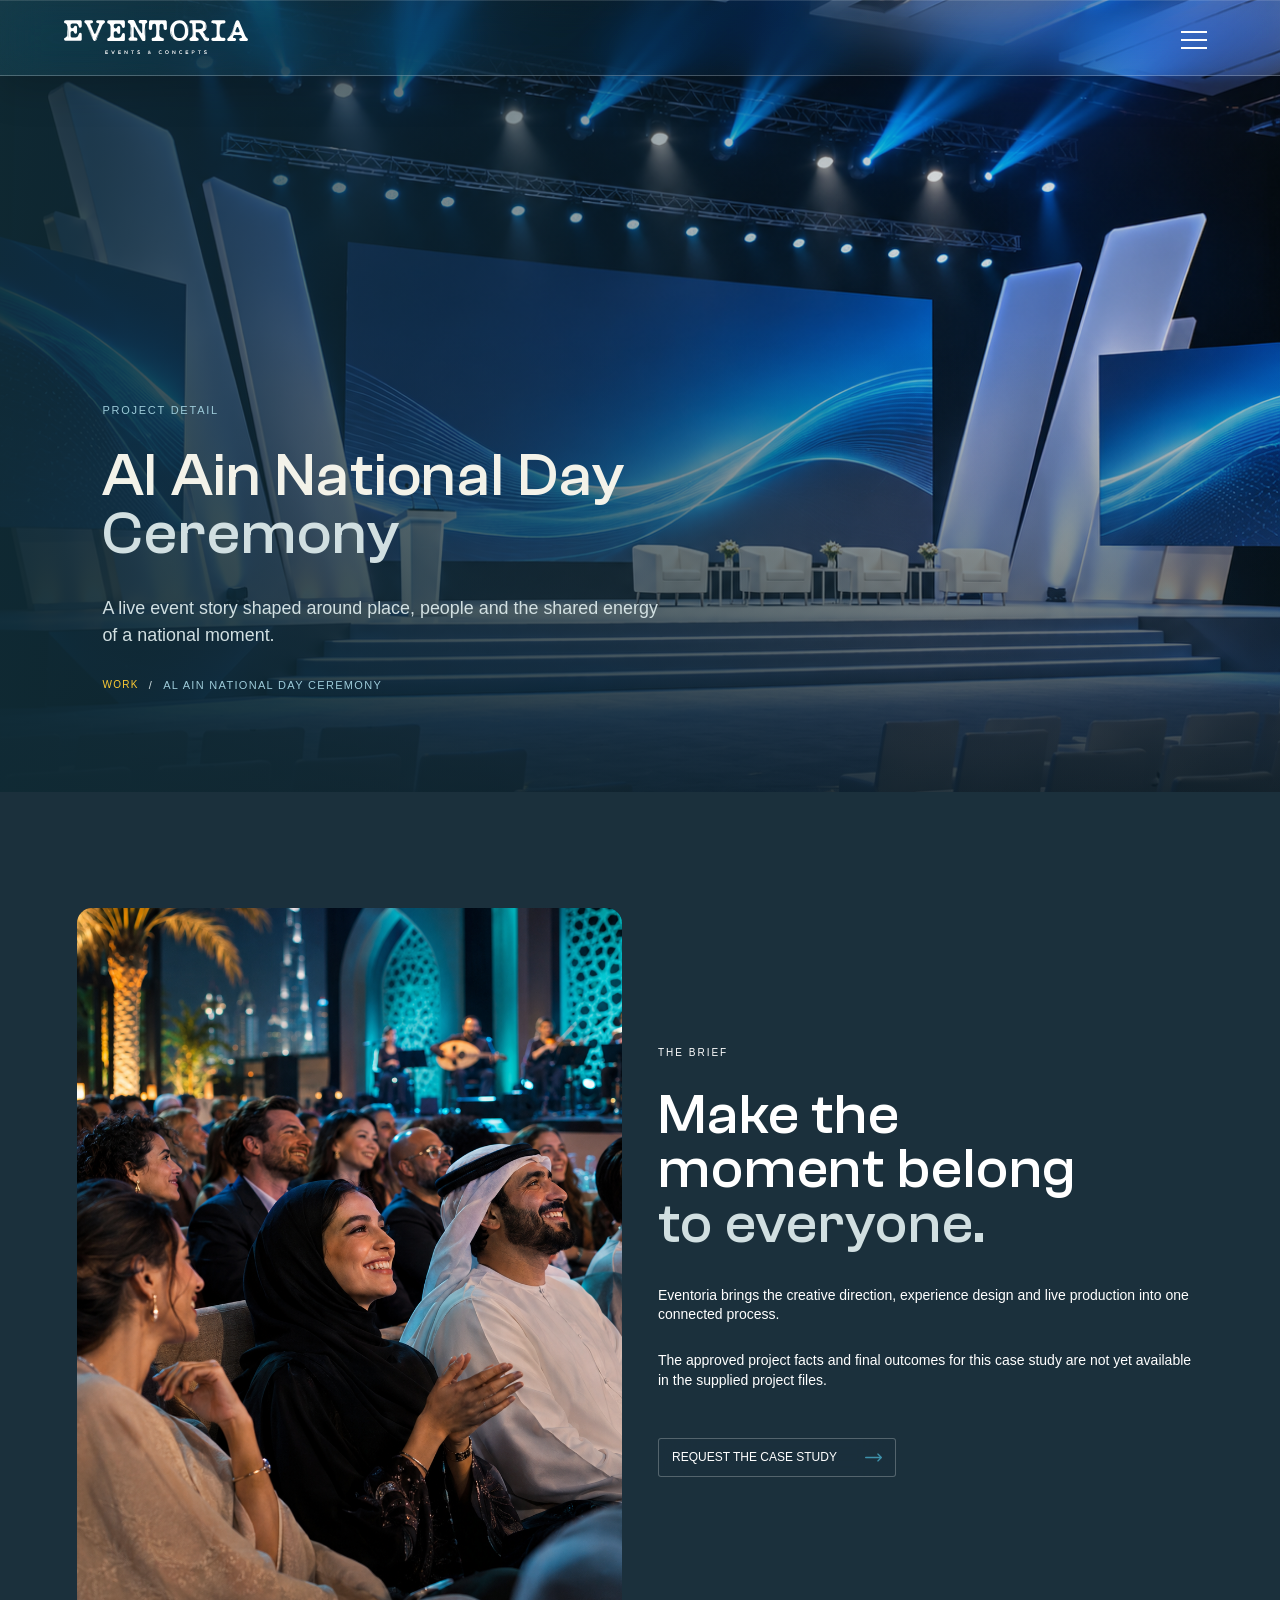
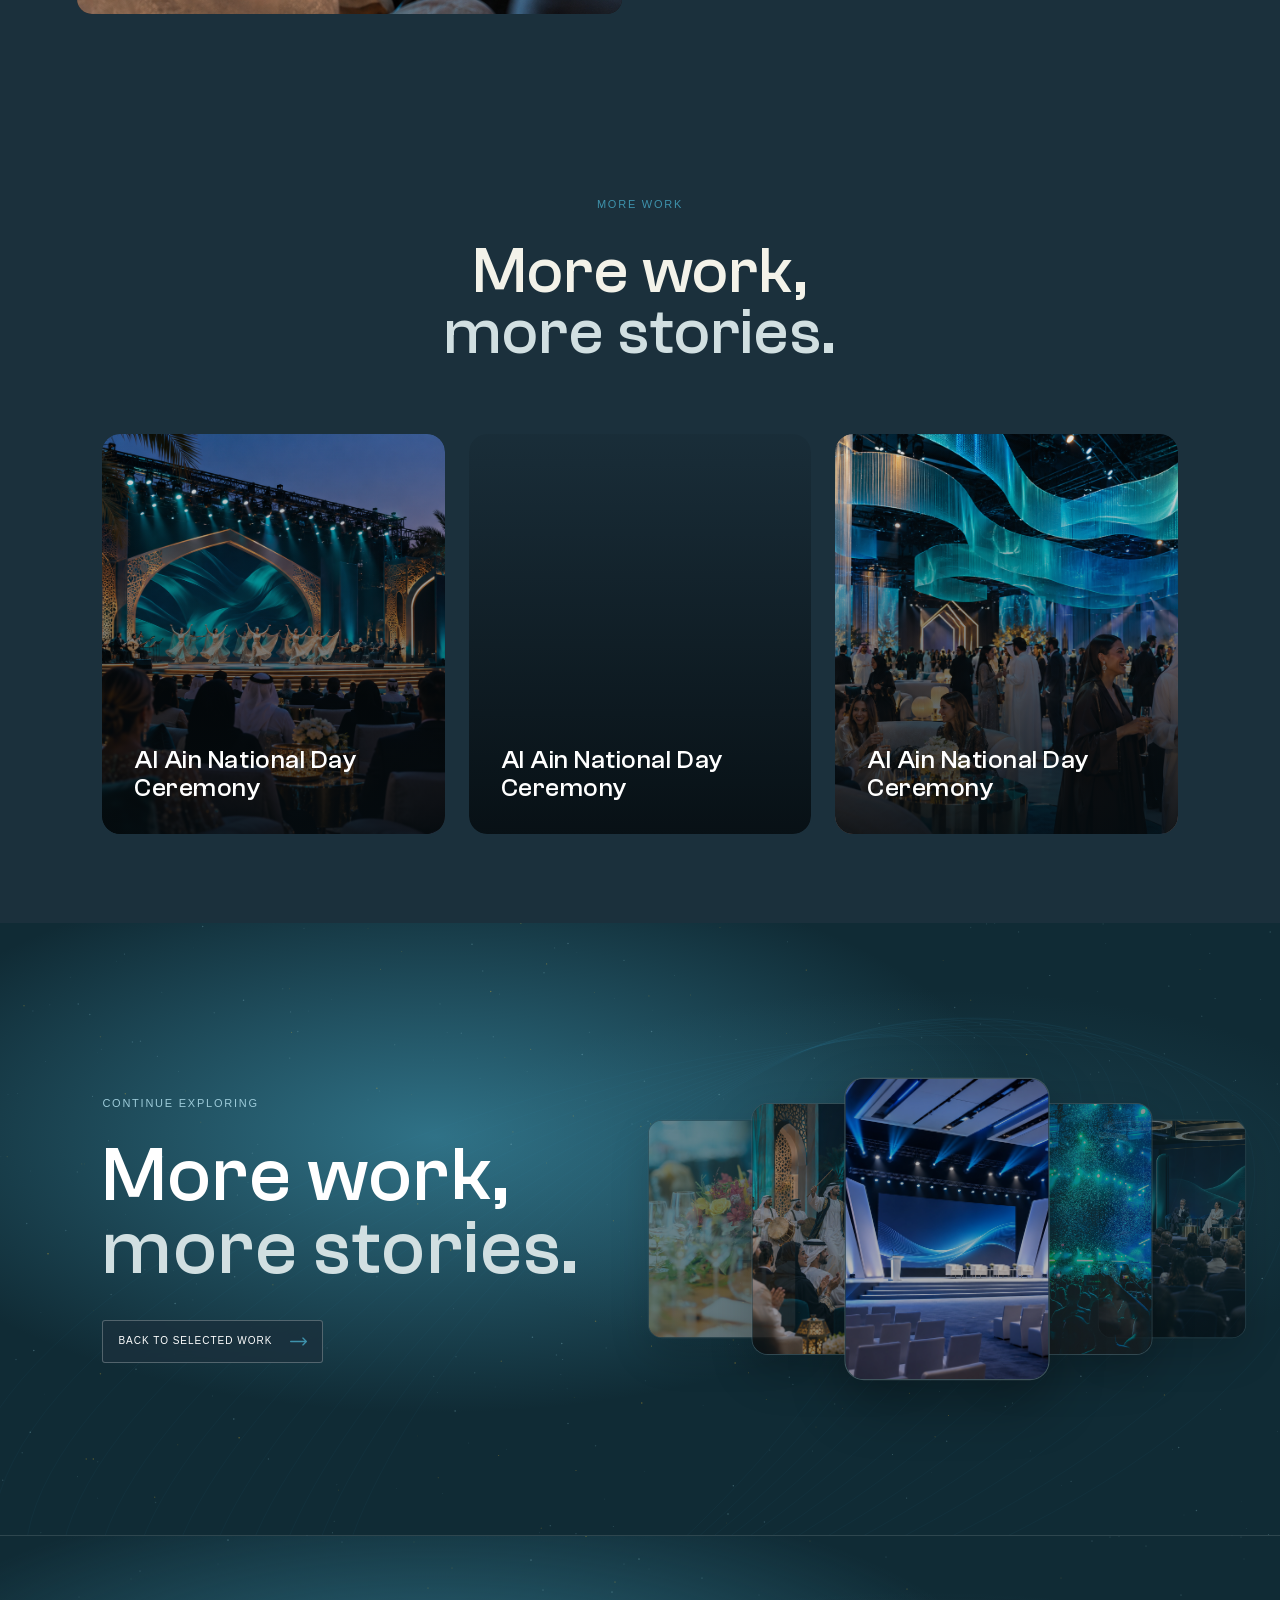
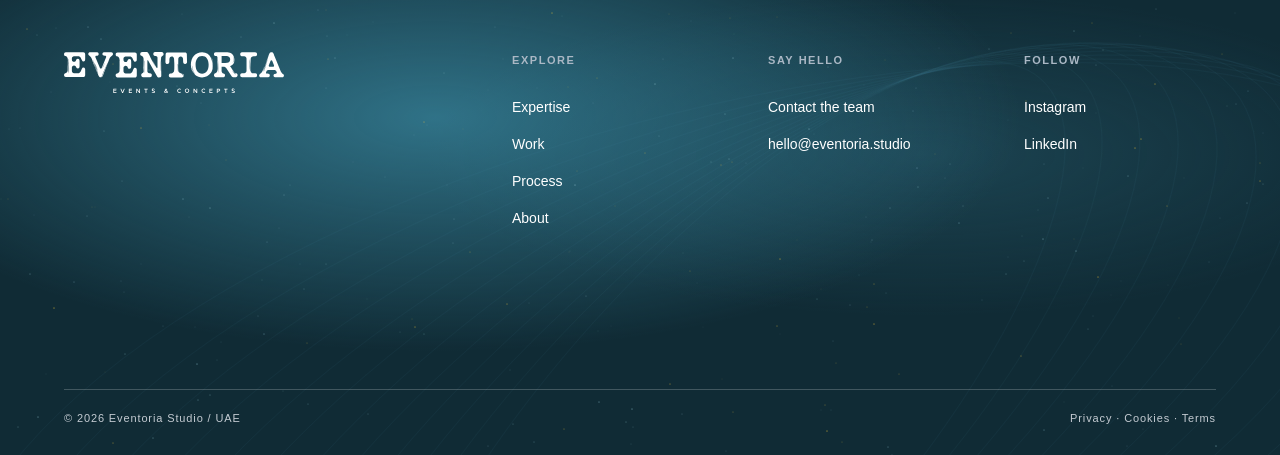
<file: concept-b/work detail.html>
<!doctype html>
<html lang="en">
<head>
<meta charset="utf-8"><meta name="viewport" content="width=device-width,initial-scale=1,viewport-fit=cover">
<meta name="theme-color" content="#102b35"><meta name="description" content="Al Ain National Day Ceremony — Eventoria project detail.">
<title>Al Ain National Day Ceremony — Eventoria</title>
<link rel="icon" href="assets/eventoria-logo.svg"><link rel="stylesheet" href="styles.css?v=20261109-1621"><link rel="stylesheet" href="typography.css?v=20261028-6"><link rel="stylesheet" href="responsive.css?v=20261028-2">
</head>
<body class="work-detail-page">
<header class="sticky-header is-visible" aria-label="Site header"><a class="work-header-brand" href="index.html" aria-label="Eventoria home"><img src="assets/eventoria-wordmark.svg" alt="Eventoria — Events &amp; Concepts"></a><button class="menu-toggle" type="button" aria-expanded="false" aria-controls="full-menu" aria-label="Open menu"><span class="menu-icon" aria-hidden="true"><i></i><i></i><i></i></span></button></header>
<div class="full-menu" id="full-menu" role="dialog" aria-modal="true" aria-label="Main navigation" inert><nav class="menu-list" aria-label="Main navigation"><a href="Work.html">Work <span>◆</span></a><a href="Expertise.html">Expertise <span>◆</span></a><a href="Process.html">Process <span>◆</span></a><a href="About.html">About <span>◆</span></a></nav><a class="menu-contact" href="Contact.html">Start an enquiry</a><span class="menu-signoff">EVENTORIA / EVENTS &amp; CONCEPTS</span></div>
<main>
<section class="work-detail-hero"><div class="work-detail-hero-media"><img src="assets/work-detail-hero.png?v=20261112-1202" alt="Audience gathered beneath a large event stage" loading="eager"></div><div class="work-detail-hero-copy"><p class="work-kicker">PROJECT DETAIL</p><h1>Al Ain National Day<br><em>Ceremony</em></h1><p class="work-detail-lead">A live event story shaped around place, people and the shared energy of a national moment.</p><nav class="work-detail-breadcrumb" aria-label="Breadcrumb"><a href="Work.html">Work</a><span aria-hidden="true">/</span><span>Al Ain National Day Ceremony</span></nav></div></section>
<section class="approach-section work-detail-intro"><div class="approach-layout"><figure class="approach-visual"><img src="assets/work-detail-brief-audience.png?v=20261112-1210" alt="Guests enjoying a live cultural event" loading="lazy"></figure><div class="approach-copy"><div class="approach-heading"><p class="approach-eyebrow">THE BRIEF</p><h2>Make the<br>moment belong<br><em>to everyone.</em></h2><p class="approach-lead">Eventoria brings the creative direction, experience design and live production into one connected process.</p></div><div class="approach-caption"><p>The approved project facts and final outcomes for this case study are not yet available in the supplied project files.</p><a href="Contact.html">Request the case study <span aria-hidden="true">↗</span></a></div></div></div></section>
<section class="additional-work work-detail-gallery" aria-labelledby="more-work-title"><header class="work-section-heading"><p class="work-eyebrow">MORE WORK</p><h2 id="more-work-title">More work,<br><em>more stories.</em></h2></header><div class="additional-grid"><article class="additional-card"><img src="assets/work-detail-card-outdoor.png?v=20261112-1220" alt="Guests watching an outdoor cultural performance" loading="lazy"><p class="work-card-label">WORK IN PROGRESS</p><h3>Al Ain National Day Ceremony</h3></article><article class="additional-card"><video src="assets/additional-work-card.mp4" aria-label="Eventoria event footage" autoplay muted loop playsinline preload="metadata"></video><p class="work-card-label">ADDITIONAL PROJECT</p><h3>Al Ain National Day Ceremony</h3></article><article class="additional-card"><img src="assets/work-detail-card-indoor.png?v=20261112-1220" alt="Guests at an immersive indoor event" loading="lazy"><p class="work-card-label">PRIVATE PORTFOLIO</p><h3>Al Ain National Day Ceremony</h3></article></div></section>
<section class="work-close work-detail-next" aria-labelledby="detail-close-title"><div class="work-close-media" aria-hidden="true"><figure class="work-close-image work-close-image-1"><img src="assets/close-conference.png" alt=""></figure><figure class="work-close-image work-close-image-2"><img src="assets/portfolio-gala.jpg" alt=""></figure><figure class="work-close-image work-close-image-3"><img src="assets/close-cultural.png" alt=""></figure><figure class="work-close-image work-close-image-4"><img src="assets/portfolio-summit.jpg" alt=""></figure><figure class="work-close-image work-close-image-5"><img src="assets/work-aditya-chinchure-ZhQCZjr9fHo-unsplash.jpg" alt=""></figure></div><p class="work-eyebrow">CONTINUE EXPLORING</p><h2 id="detail-close-title">More work,<br><em>more stories.</em></h2><a class="work-button" href="Work.html">Back to selected work <span aria-hidden="true">↗</span></a></section>
</main>
<footer class="site-footer work-footer" id="footer"><div class="footer-scene" aria-hidden="true"></div><div class="footer-grid"><a class="footer-brand" href="index.html" aria-label="Eventoria home"><img src="assets/eventoria-wordmark.svg" alt="Eventoria — Events &amp; Concepts"></a><div class="footer-column"><h2>EXPLORE</h2><a href="Expertise.html">Expertise</a><a href="Work.html">Work</a><a href="Process.html">Process</a><a href="About.html">About</a></div><div class="footer-column"><h2>SAY HELLO</h2><a href="Contact.html">Contact the team</a><a href="mailto:hello@eventoria.studio">hello@eventoria.studio</a></div><div class="footer-column"><h2>FOLLOW</h2><span>Instagram ↗</span><span>LinkedIn ↗</span></div></div><div class="footer-bottom"><span>© 2026 Eventoria Studio / UAE</span><span>Privacy · Cookies · Terms</span></div></footer>
<script src="script.js?v=20261104-1419"></script><script src="hero.js?v=20261102-1"></script><script type="module" src="report.js?v=20261112-0927"></script><script src="contact-dropdown.js?v=4"></script><script src="audio.js?v=inner-20261102-1"></script>
</body></html>
</file>
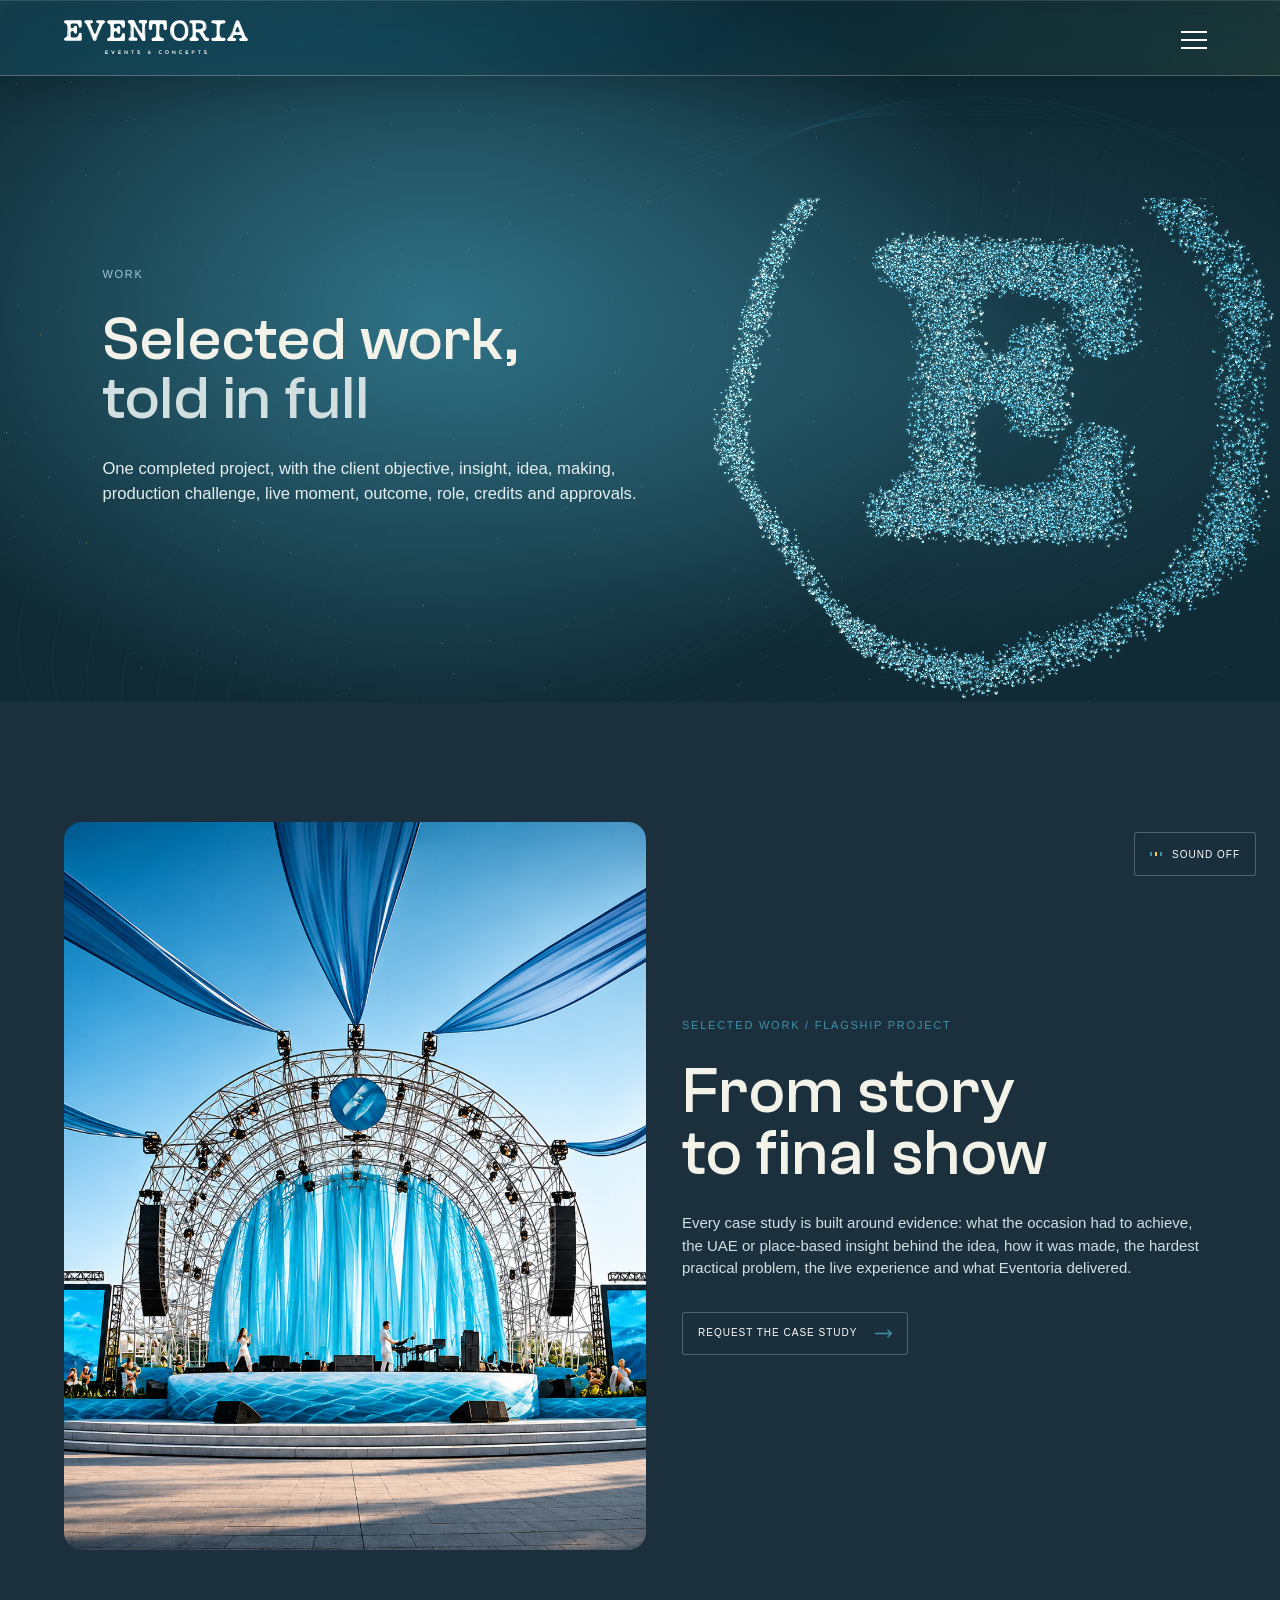
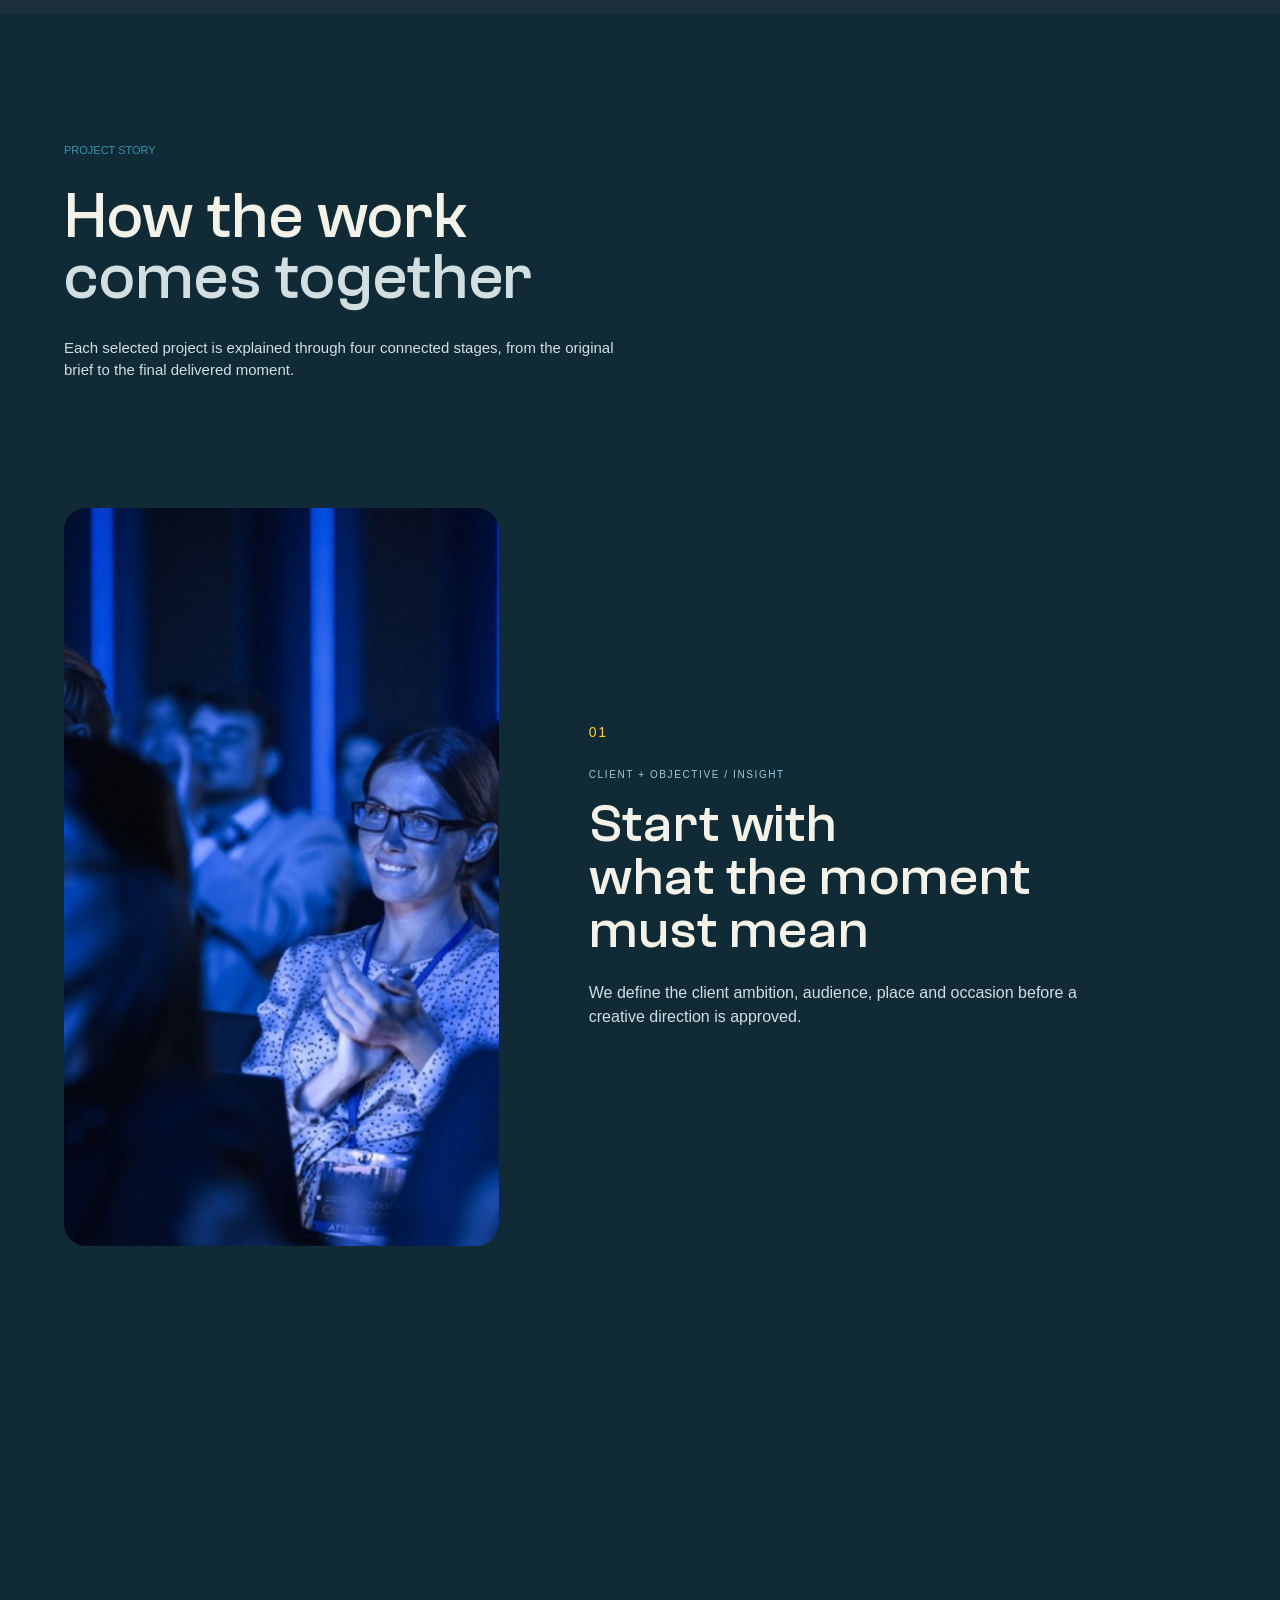
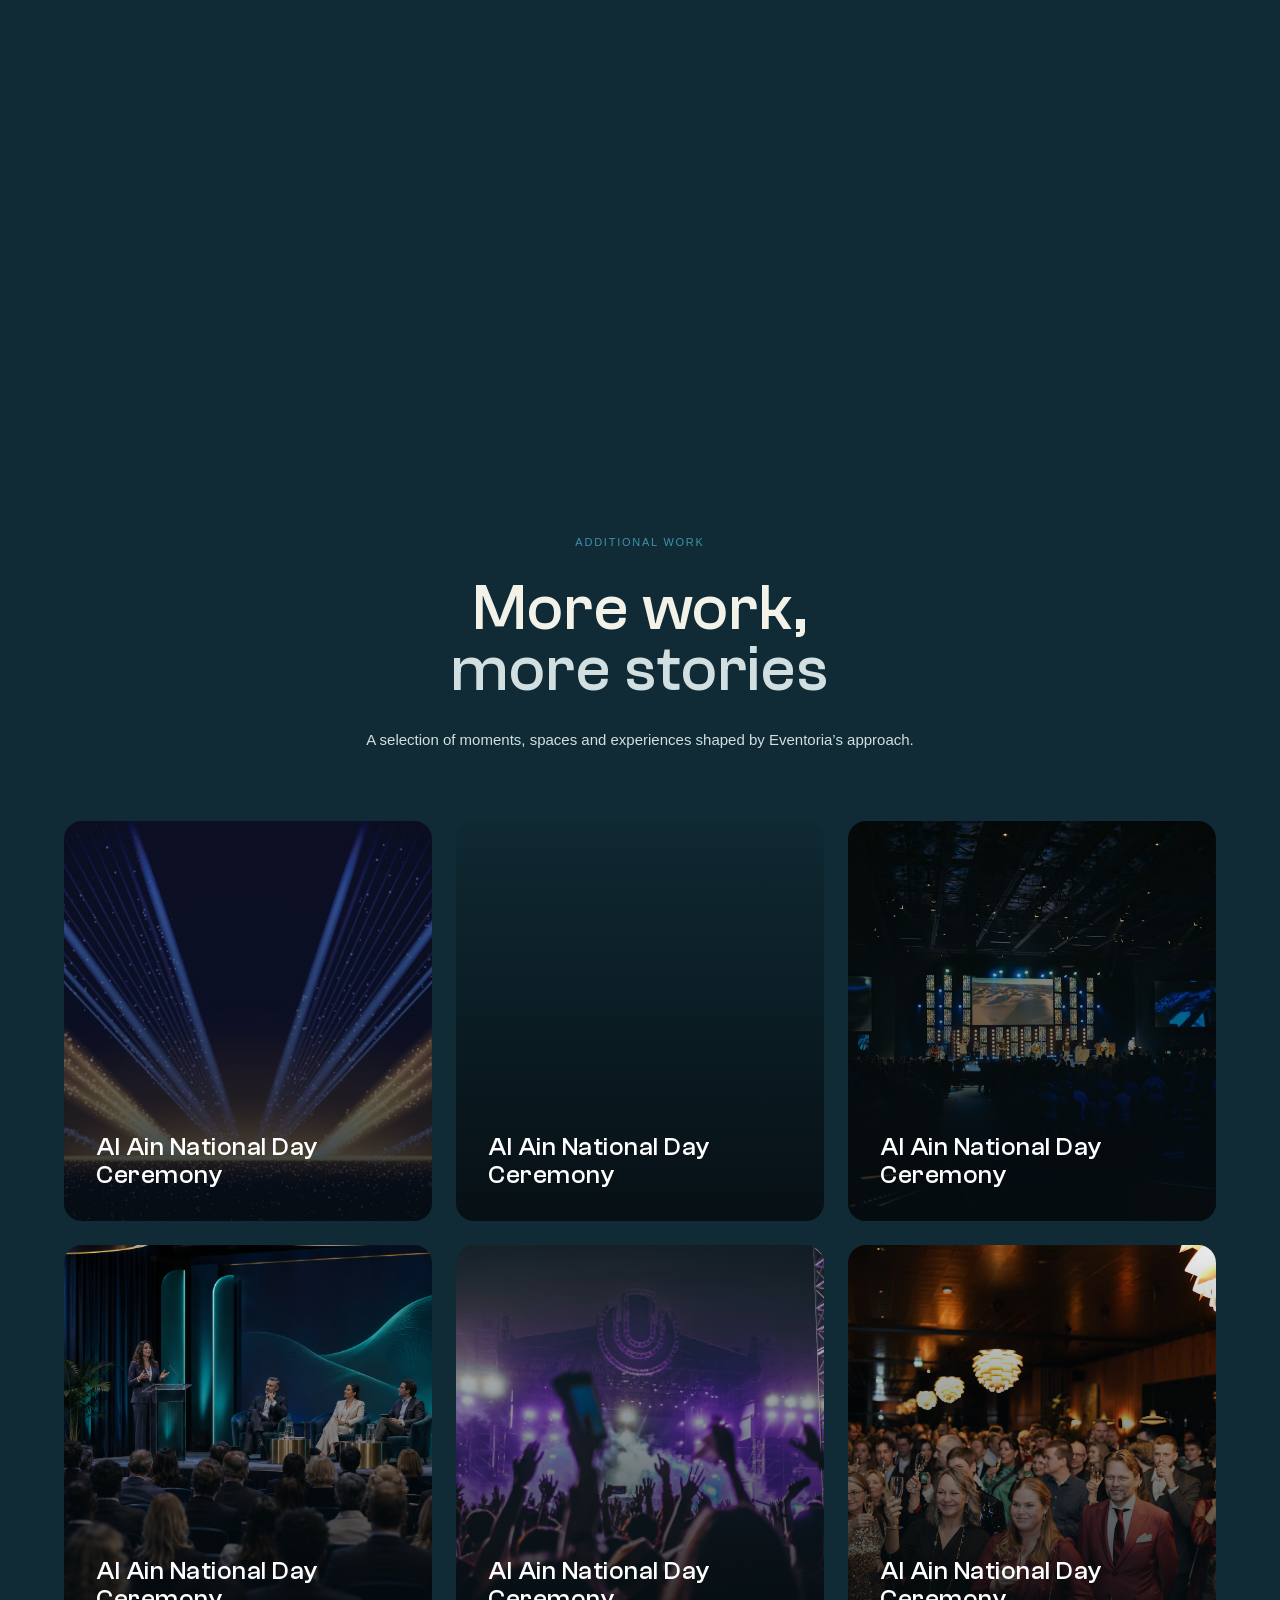
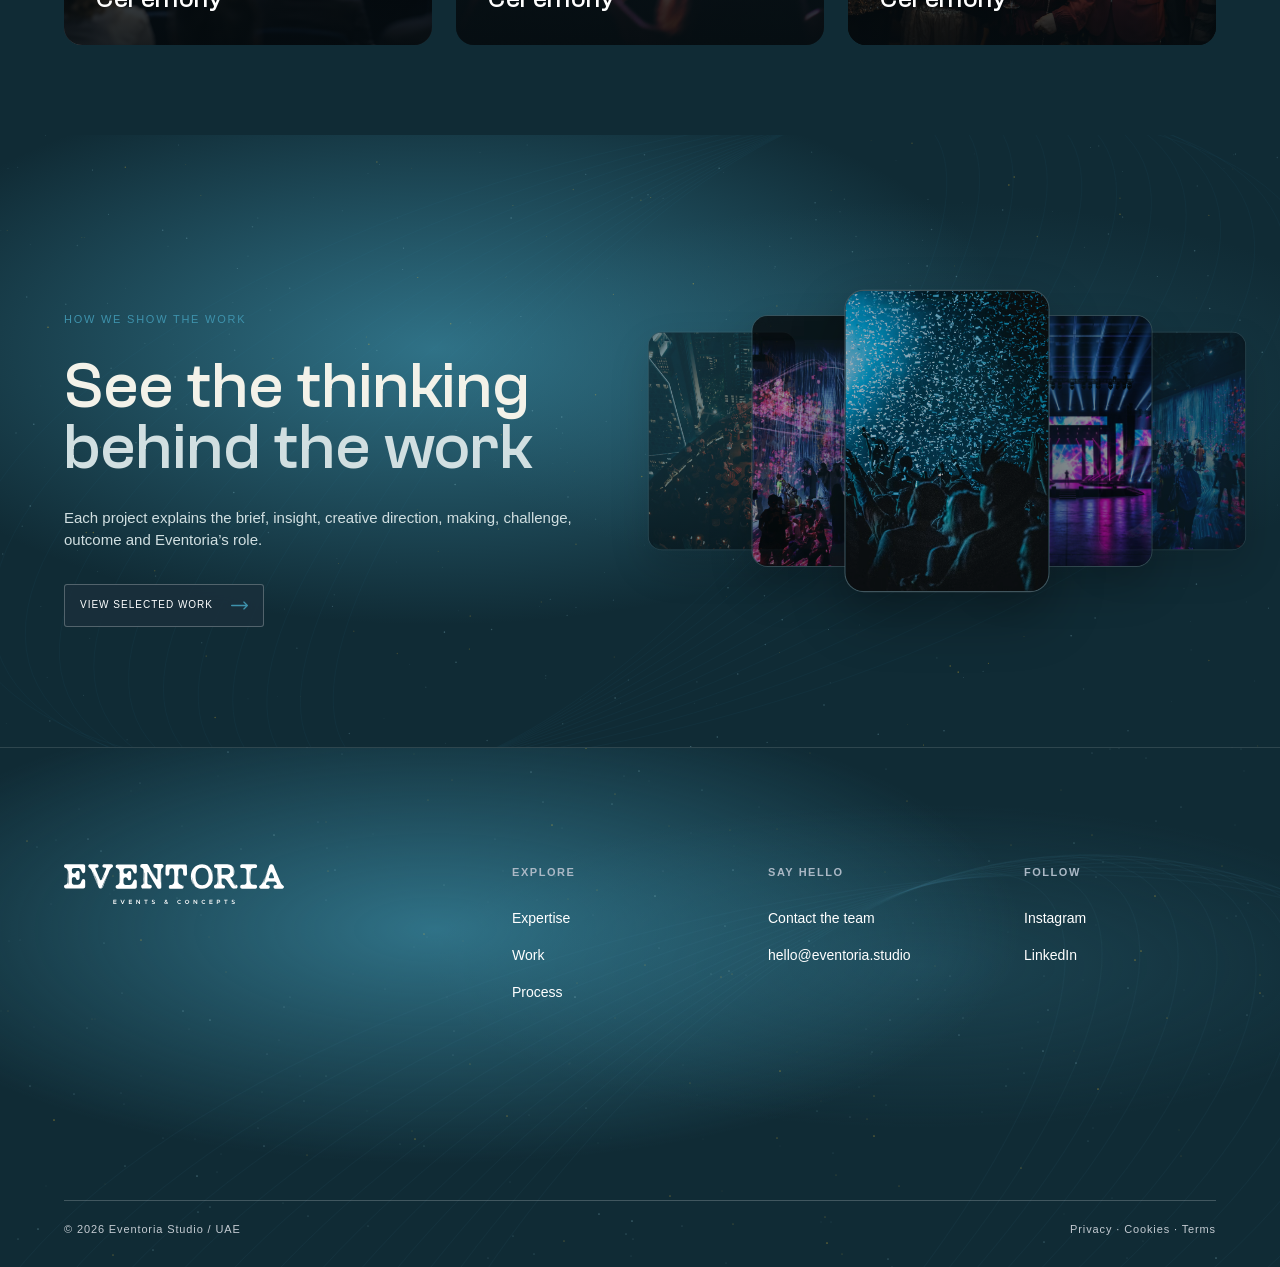
<file: concept-b/Work.html>
<!doctype html>
<html lang="en">
<head>
<meta charset="utf-8"><meta name="viewport" content="width=device-width, initial-scale=1, viewport-fit=cover">
<meta name="theme-color" content="#102b35"><meta name="description" content="Selected work from Eventoria — creative direction, event design and live delivery.">
<title>Work — Eventoria</title><link rel="icon" href="assets/eventoria-logo.svg"><link rel="stylesheet" href="styles.css?v=work-no-line-20261112"><link rel="stylesheet" href="typography.css?v=20261030-1635"><link rel="stylesheet" href="responsive.css?v=20261030-1635">
</head>
<body class="work-page">
<header class="sticky-header is-visible" aria-label="Site header"><a class="work-header-brand" href="index.html" aria-label="Eventoria home"><img src="assets/eventoria-wordmark.svg" alt="Eventoria — Events &amp; Concepts"></a><button class="menu-toggle" type="button" aria-expanded="false" aria-controls="full-menu" aria-label="Open menu"><span class="menu-icon" aria-hidden="true"><i></i><i></i><i></i></span></button></header>
<div class="full-menu" id="full-menu" role="dialog" aria-modal="true" aria-label="Main navigation" inert><nav class="menu-list" aria-label="Main navigation"><a href="Work.html" aria-current="page">Work <span>◆</span></a><a href="Expertise.html">Expertise <span>◆</span></a><a href="Process.html">Process <span>◆</span></a><a href="About.html">About <span>◆</span></a></nav><a class="menu-contact" href="Contact.html">Start an enquiry</a><span class="menu-signoff">EVENTORIA / EVENTS &amp; CONCEPTS</span></div>
<main>
<section class="work-hero" aria-labelledby="work-title"><canvas id="field" aria-hidden="true"></canvas><div class="work-hero-inner"><p class="work-kicker">WORK</p><h1 id="work-title">Selected work,<br><em>told in full.</em></h1><p class="work-hero-copy">One completed project, with the client objective, insight, idea, making, production challenge, live moment, outcome, role, credits and approvals.</p><a class="work-scroll" href="#selected-work" aria-label="Scroll to selected work">Scroll to explore <span aria-hidden="true">↓</span></a></div><span class="work-hero-mark" aria-hidden="true">+</span></section>
<section class="selected-work" id="selected-work" aria-labelledby="selected-work-title"><div class="work-feature-image"><img src="assets/work-mahdi-b7gjIMzLJZc-unsplash.jpg?v=20261112-1116" alt="Large gathering beneath chandeliers in an ornate hall" loading="eager" width="1600" height="1067"></div><div class="work-feature-copy"><p class="work-eyebrow">SELECTED WORK / FLAGSHIP PROJECT</p><h2 id="selected-work-title">From story<br>to final show.</h2><p>Every case study is built around evidence: what the occasion had to achieve, the UAE or place-based insight behind the idea, how it was made, the hardest practical problem, the live experience and what Eventoria delivered.</p><a class="work-button" href="Contact.html">Request the case study <span aria-hidden="true">↗</span></a></div></section>
<section class="work-story" aria-labelledby="story-title"><header class="work-section-heading"><p class="work-eyebrow">FLAGSHIP CASE STUDY / PROJECT STORY</p><h2 id="story-title">How the work<br><em>comes together</em></h2><p>Each selected project is explained through four connected stages, from the original brief to the final delivered moment.</p></header><div class="work-story-timeline"><nav class="work-story-nav" aria-label="Project stages"><button class="is-active" type="button" data-story="0">Client + objective</button><button type="button" data-story="1">Story + idea</button><button type="button" data-story="2">Challenge + outcome</button><button type="button" data-story="3">Role + credits</button></nav><div class="work-story-visual"><img src="assets/work-story-old.jpg?v=20261112-1119" alt="A colourful live event filled with confetti, illuminated sculptures and a cheering crowd" data-story-image></div><div class="work-story-detail"><span class="work-step" data-story-step>01</span><p class="work-card-label" data-story-label>CLIENT + OBJECTIVE / INSIGHT</p><h3 data-story-title>Start with what the moment must mean</h3><p data-story-copy>We define the client ambition, audience, place and occasion before a creative direction is approved.</p></div><div class="work-story-side-visual"><img src="assets/portfolio-forum.jpg" alt="Audience gathered for a live event" data-story-side-image></div></div></section>
<section class="additional-work" aria-labelledby="additional-title"><header class="work-section-heading"><p class="work-eyebrow">ADDITIONAL WORK</p><h2 id="additional-title">More work,<br><em>more stories</em></h2><p class="work-section-intro">A selection of moments, spaces and experiences shaped by Eventoria’s approach.</p></header><div class="additional-grid"><article class="additional-card"><img src="assets/work-additional-first.jpg?v=20261112-1130" alt="Conference stage and audience" loading="lazy" width="1200" height="800"><p class="work-card-label">WORK IN PROGRESS</p><h3>Al Ain National Day Ceremony</h3></article><article class="additional-card"><video src="assets/additional-work-card.mp4" aria-label="Eventoria event footage" autoplay muted loop playsinline preload="metadata"></video><p class="work-card-label">ADDITIONAL PROJECT</p><h3>Al Ain National Day Ceremony</h3></article><article class="additional-card"><img src="assets/work-additional-third.jpg?v=20261112-1138" alt="Audience gathered for a forum" loading="lazy" width="1200" height="800"><p class="work-card-label">PRIVATE PORTFOLIO</p><h3>Al Ain National Day Ceremony</h3></article></div><div class="additional-grid additional-grid--second" aria-label="More event stories"><article class="additional-card"><img src="assets/work-card-fourth-conference.png?v=20261112-1226" alt="Conference speakers and audience" loading="lazy"><p class="work-card-label">ADDITIONAL PROJECT</p><h3>Al Ain National Day Ceremony</h3></article><article class="additional-card"><img src="assets/work-hanny-naibaho-aWXVxy8BSzc-unsplash.jpg" alt="Live festival event and audience" loading="lazy"><p class="work-card-label">ADDITIONAL PROJECT</p><h3>Al Ain National Day Ceremony</h3></article><article class="additional-card"><img src="assets/work-card-sixth-gala.jpg?v=20261112-1228" alt="Guests celebrating at an event" loading="lazy"><p class="work-card-label">ADDITIONAL PROJECT</p><h3>Al Ain National Day Ceremony</h3></article></div></section>
<section class="work-close" aria-labelledby="close-title"><div class="work-close-media" aria-hidden="true"><figure class="work-close-image work-close-image-1"><img src="assets/work-close-1027.jpg" alt=""></figure><figure class="work-close-image work-close-image-2"><img src="assets/work-close-1026.jpg" alt=""></figure><figure class="work-close-image work-close-image-3"><img src="assets/work-close-1024.jpg" alt=""></figure><figure class="work-close-image work-close-image-4"><img src="assets/work-close-1037.jpg" alt=""></figure><figure class="work-close-image work-close-image-5"><img src="assets/work-close-1042.jpg" alt=""></figure></div><p class="work-eyebrow">HOW WE SHOW THE WORK</p><h2 id="close-title">See the thinking<br><em>behind the work</em></h2><p>Each project explains the brief, insight, creative direction, making, challenge, outcome and Eventoria’s role.</p><a class="work-button" href="#selected-work">View selected work <span aria-hidden="true">↗</span></a></section>
</main>
<footer class="site-footer work-footer" id="footer"><div class="footer-scene" aria-hidden="true"></div><div class="footer-grid"><a class="footer-brand" href="index.html" aria-label="Eventoria home"><img src="assets/eventoria-wordmark.svg" alt="Eventoria — Events &amp; Concepts"></a><div class="footer-column"><h2>EXPLORE</h2><a href="Expertise.html">Expertise</a><a href="Work.html">Work</a><a href="Process.html">Process</a></div><div class="footer-column"><h2>SAY HELLO</h2><a href="Contact.html">Contact the team</a><a href="mailto:hello@eventoria.studio">hello@eventoria.studio</a></div><div class="footer-column"><h2>FOLLOW</h2><span>Instagram ↗</span><span>LinkedIn ↗</span></div></div><div class="footer-bottom"><span>© 2026 Eventoria Studio / UAE</span><span>Privacy · Cookies · Terms</span></div></footer>
<script src="script.js?v=work-story-1127"></script>
<script src="hero.js?v=20261102-1"></script>
<script type="module" src="report.js?v=20261112-0927"></script>
<script src="contact-dropdown.js?v=4"></script>
<button class="sound-toggle" type="button" aria-pressed="false" aria-label="Turn sound on"><span class="sound-bars" aria-hidden="true"><i></i><i></i><i></i></span><span class="sound-label">SOUND OFF</span></button>
<audio id="ambient-audio" src="assets/audio/emotion-main.mp3" loop preload="none"></audio>
<script src="audio.js?v=inner-20261102-1"></script>
<script src="banner-titles.js?v=1"></script>
<script>
document.querySelectorAll('.additional-card').forEach(function(card){card.setAttribute('role','link');card.setAttribute('tabindex','0');card.addEventListener('click',function(){window.location.href='work%20detail.html'});card.addEventListener('keydown',function(e){if(e.key==='Enter'||e.key===' '){e.preventDefault();window.location.href='work%20detail.html'}})});
</script>
</body></html>
</file>
<file: concept-b/styles.css>
*{box-sizing:border-box}html,body{margin:0;background:#000;color:#eeefeb}body{font-family:'Courier New',monospace}.hero{height:100svh;min-height:580px;position:relative;overflow:hidden;background:#000}#field{position:absolute;inset:0;width:100%;height:100%;pointer-events:none}.identity{position:absolute;left:0;right:0;top:50%;transform:translateY(-50%);text-align:center;pointer-events:none}h1{margin:0;line-height:0}h1 img{width:min(76vw,1050px);height:auto;max-width:90vw;object-fit:contain} .identity p{margin:44px 20px 0;font-size:12px;font-weight:400;letter-spacing:.38em;color:#a9adab}.hero-bottom{position:absolute;bottom:7%;left:0;right:0;text-align:center}nav{display:flex;gap:10px;justify-content:center}nav a{border:1px solid #363b3c;border-radius:3px;padding:11px 14px;font-size:10px;line-height:1.2;color:#999c9b;text-decoration:none;transition:border-color .2s,color .2s,background .2s}nav a span{margin-left:8px}nav a:hover,nav a:focus-visible{border-color:#56bec6;color:#f4fffe;background:#0b1e20;outline:none}.proof{font-size:10px;color:#888d8d;margin:23px 0 8px}.cursor{animation:blink 1.2s step-end infinite}.scroll{display:inline-block;font:28px/1 monospace;color:#45c4d2;text-decoration:none;animation:down 2s ease-in-out infinite}@keyframes blink{50%{opacity:0}}@keyframes down{50%{transform:translateY(5px)}}@media(max-width:600px){.hero{min-height:550px}.identity{top:45%}.identity p{font-size:9px;letter-spacing:.25em;margin-top:32px}.hero-bottom{bottom:9%}nav{gap:8px}nav a{font-size:9px;padding:11px 10px}.proof{font-size:9px}}@media(prefers-reduced-motion:reduce){.cursor,.scroll{animation:none}}

/* Stage the identity and controls after the particle mark begins to assemble. */
body:not(.is-ready) .identity,body:not(.is-ready) .hero-bottom{opacity:0}
.is-ready h1 img{animation:logo-reveal 1.1s .35s cubic-bezier(.22,1,.36,1) both}
.is-ready .identity p{animation:copy-reveal .65s 1s ease both}
.is-ready .hero-bottom nav{animation:copy-reveal .65s 1.3s ease both}
.is-ready .proof{animation:copy-reveal .65s 1.5s ease both}
.is-ready .scroll{opacity:0;animation:copy-reveal .55s 1.65s ease forwards,down 2s 2.2s ease-in-out infinite}
@keyframes logo-reveal{from{opacity:0;filter:blur(14px);transform:translateY(28px) scale(.94);clip-path:inset(0 0 100% 0)}to{opacity:1;filter:blur(0);transform:translateY(0) scale(1);clip-path:inset(0)}}
@keyframes copy-reveal{from{opacity:0;transform:translateY(14px)}to{opacity:1;transform:translateY(0)}}
@media(prefers-reduced-motion:reduce){.is-ready h1 img,.is-ready .identity p,.is-ready .hero-bottom nav,.is-ready .proof,.is-ready .scroll{animation:none;opacity:1}}

/* Separate vector layers retain the original lockup and reveal in sequence. */
.brand-lockup{position:relative;width:min(76vw,1050px);max-width:90vw;aspect-ratio:157.99 / 28.99;margin:0 auto}
.brand-lockup img{position:absolute;inset:0;width:100%;height:100%;max-width:none}
.is-ready .brand-name{animation:logo-reveal 1.1s 3.2s cubic-bezier(.22,1,.36,1) both}
.is-ready .brand-tagline{animation:copy-reveal .75s 4.5s ease both}
@media(prefers-reduced-motion:reduce){.is-ready .brand-name,.is-ready .brand-tagline{animation:none;opacity:1}}

html{scroll-behavior:smooth}body{isolation:isolate}#field{position:fixed;z-index:-1;height:100svh}.hero{background:transparent}
.about-section{position:relative;min-height:100svh;padding:clamp(72px,10vh,130px) max(6vw,24px) 48px;isolation:isolate;scroll-margin-top:0}
.about-section::before{content:'';position:absolute;inset:0;z-index:-1;background:linear-gradient(90deg,rgba(0,0,0,.72),rgba(0,0,0,.38) 70%,rgba(0,0,0,.25))}
.about-content{max-width:1180px;margin:0 auto}.about-eyebrow{font:11px/1.5 'Courier New',monospace;color:#3e92ac;letter-spacing:.2em;margin:0 0 24px}
.about-section h2{font:600 clamp(48px,6.2vw,100px)/1.02 Arial,sans-serif;letter-spacing:-.055em;margin:0 0 28px;color:#fff}.about-emphasis{color:rgb(var(--reveal-tone,125),var(--reveal-tone,125),var(--reveal-tone,125))}
.about-description{max-width:660px;color:#b4b4b4;font:clamp(14px,1.25vw,19px)/1.6 'Courier New',monospace;margin:0 0 28px}
.about-actions{display:flex;flex-wrap:wrap;gap:12px;margin-bottom:48px}.about-actions a{display:inline-flex;gap:24px;align-items:center;border:1px solid #454545;border-radius:3px;color:#fff;text-decoration:none;font:12px/1.3 'Courier New',monospace;padding:14px 18px}.about-actions a:first-child{background:#3e92ac;border-color:#3e92ac}.about-actions a:hover,.about-actions a:focus-visible{border-color:#ffcc33;outline:2px solid #ffcc33;outline-offset:3px}
.about-details{display:grid;grid-template-columns:repeat(3,1fr);max-width:980px;border-top:1px solid #ffffff26;padding-top:25px;margin:0;gap:24px}.about-details dt{color:#3e92ac;font:10px/1.5 'Courier New',monospace;letter-spacing:.18em;margin-bottom:12px}.about-details dd{margin:0;color:#fff;font:500 clamp(17px,1.65vw,26px)/1.2 Arial,sans-serif}.about-details div:first-child dd::before{content:'';display:inline-block;width:6px;height:6px;background:#ffcc33;border-radius:50%;margin-right:10px;vertical-align:middle}.about-footnote{max-width:980px;display:flex;justify-content:space-between;gap:24px;margin-top:44px;color:#858585;font:10px/1.5 'Courier New',monospace;letter-spacing:.15em}
.about-content{opacity:0;transform:translateY(30px);transition:opacity .8s ease,transform 1s cubic-bezier(.22,1,.36,1)}.about-section.is-visible .about-content{opacity:1;transform:none}
@media(max-width:600px){.about-section{padding-top:72px;padding-bottom:40px}.about-section h2{font-size:clamp(42px,10.8vw,64px)}.about-description{font-size:14px}.about-details{grid-template-columns:1fr;gap:24px}.about-actions{margin-bottom:36px}.about-footnote{font-size:9px;letter-spacing:.06em}}
@media(prefers-reduced-motion:reduce){html{scroll-behavior:auto}.about-content{opacity:1;transform:none;transition:none}}

/* Reference transition: section glide, repeatable staged entrances, fixed particle field. */
html{scroll-behavior:auto}.about-content{opacity:1;transform:none;transition:none}.about-emphasis{color:rgba(255,255,255,.45)}
.about-intro{opacity:0;transform:translateY(18px);transition:opacity .7s cubic-bezier(.22,1,.36,1),transform .7s cubic-bezier(.22,1,.36,1)}
.about-details{opacity:0;transform:translateY(16px);transition:opacity .6s .12s cubic-bezier(.22,1,.36,1),transform .6s .12s cubic-bezier(.22,1,.36,1)}
.about-intro.is-in-view,.about-details.is-in-view{opacity:1;transform:none}
@media(prefers-reduced-motion:reduce){.about-intro,.about-details{opacity:1;transform:none;transition:none}.identity{filter:none!important}}

@font-face{font-family:Clash;src:url('assets/ClashGrotesk-Regular.ttf') format('truetype');font-weight:400;font-display:swap}
.approach-section{position:relative;z-index:1;background:#0e0e0d;color:#fafafa;padding:100px 24px 140px;overflow:hidden;font-family:Clash,Arial,sans-serif}
.approach-section::before{content:'';position:absolute;top:0;left:50%;height:600px;width:1px;background:#ffffff1c;pointer-events:none}
.approach-heading{position:relative;text-align:center;max-width:1000px;margin:0 auto 46px}.approach-eyebrow{font:10px/1.5 'Courier New',monospace;letter-spacing:.2em;color:#a5a5a5;margin:0 0 34px}.approach-heading h2{font:400 clamp(50px,6vw,110px)/1.02 Clash,Arial,sans-serif;letter-spacing:-.04em;margin:0 auto 30px}.approach-lead{max-width:780px;margin:0 auto;font:400 clamp(16px,1.35vw,21px)/1.5 Clash,Arial,sans-serif}.approach-cross{position:absolute;top:40%;font:14px/1 monospace}.approach-cross-left{left:0}.approach-cross-right{right:0}
.approach-visual{position:relative;width:min(100%,780px);margin:0 auto;overflow:hidden;background:#161616}.approach-visual img{display:block;width:100%;height:auto;aspect-ratio:1/1;object-fit:cover;object-position:center;transform:scale(1.04);transition:transform 1.4s cubic-bezier(.22,1,.36,1)}.approach-visual.is-in-view img{transform:scale(1)}
.approach-caption{position:relative;max-width:780px;margin:24px auto 0}.approach-caption p{max-width:580px;font:400 clamp(19px,1.65vw,26px)/1.35 Clash,Arial,sans-serif;margin:0 0 30px}.approach-caption a{display:inline-flex;gap:40px;align-items:center;border:1px solid #747474;padding:14px 20px;color:#fff;text-decoration:none;font:13px/1.3 Clash,Arial,sans-serif;transition:background .2s,border-color .2s}.approach-caption a:hover,.approach-caption a:focus-visible{background:#3e92ac;border-color:#3e92ac;outline-offset:4px}
.approach-reveal{opacity:0;translate:0 24px;transition:opacity .8s ease,translate 1s cubic-bezier(.22,1,.36,1)}.approach-reveal.is-in-view{opacity:1;translate:0 0}
@media(max-width:600px){.approach-section{padding:72px 22px 90px}.approach-heading h2{font-size:clamp(42px,9vw,58px)}.approach-cross{display:none}.approach-eyebrow{font-size:9px}.approach-visual img{aspect-ratio:4/5}.approach-caption p{font-size:20px}.approach-heading{margin-bottom:32px}}
@media(prefers-reduced-motion:reduce){.approach-reveal{opacity:1;translate:none;transition:none}.approach-visual img{transform:none;transition:none}}

/* Scroll-led disciplines, with a growing image aperture on entry. */
.expertise-section{position:relative;z-index:1;background:#f4f3df;color:#101b25;padding:110px 5vw 32px;font-family:Clash,Arial,sans-serif}
.expertise-heading{text-align:center;max-width:1000px;margin:auto;opacity:0;transform:translateY(35px);transition:opacity .8s,transform 1s cubic-bezier(.22,1,.36,1)}
.expertise-heading.is-visible{opacity:1;transform:none}
.expertise-heading>p:first-child{font:11px monospace;letter-spacing:.16em;margin:0 0 22px}
.expertise-heading h2{font:500 clamp(44px,4.4vw,76px)/1.02 Clash,Arial,sans-serif;letter-spacing:-.045em;margin:0}
.expertise-summary{font:16px/1.5 Arial,sans-serif;margin:26px 0 0}
.expertise-track{height:340vh;position:relative}
.expertise-sticky{height:100vh;position:sticky;top:0;display:grid;grid-template-columns:1fr 2.15fr 1.15fr;gap:5vw;align-items:center;max-width:1600px;margin:auto;padding:70px 0;box-sizing:border-box}
.expertise-nav{display:flex;flex-direction:column;align-items:flex-start;padding-left:32px;gap:0}
.expertise-nav button{position:relative;border:0;background:none;padding:8px 0;color:inherit;opacity:.3;font:500 clamp(20px,1.6vw,28px)/1.15 Clash,Arial,sans-serif;text-align:left;cursor:pointer;transition:opacity .3s,transform .8s;transform:translateY(22px)}
.expertise-nav button[aria-pressed="true"],.expertise-nav button:hover{opacity:1}
.expertise-nav button[aria-pressed="true"]:before{content:'';width:9px;height:9px;border-radius:50%;background:currentColor;position:absolute;left:-26px;top:50%;transform:translateY(-50%)}
.expertise-nav button:focus-visible{outline:2px solid #3e92ac;outline-offset:5px}
.expertise-images{height:100%;max-height:calc(100vh - 140px);width:100%;border-radius:16px;overflow:hidden;position:relative;transform:scale(var(--image-scale,.3));will-change:transform}
.expertise-images img{position:absolute;inset:0;width:100%;height:100%;object-fit:cover;opacity:0}
.expertise-images img:first-child{transform:scale(var(--image-inverse,3.3333))}
.expertise-images img.is-active{opacity:1}
.expertise-details{display:grid;align-items:center;opacity:0;transition:opacity .7s}
.expertise-panel{grid-area:1/1;visibility:hidden;pointer-events:none}
.expertise-panel.is-active{visibility:visible;pointer-events:auto}
.discipline-number{display:block;font:11px monospace;letter-spacing:.1em;margin-bottom:20px}
.expertise-panel h3{font:500 clamp(25px,2.1vw,36px)/1.08 Clash,Arial,sans-serif;letter-spacing:-.025em;margin:0 0 20px}
.expertise-panel p{font:15px/1.45 Arial,sans-serif;margin:0}
.expertise-panel ul{list-style:none;padding:0;margin:28px 0 0;font:12px/1.5 Arial,sans-serif}
.expertise-panel li{padding:12px 0;border-top:1px solid #ffcc33}
.expertise-panel li:last-child{border-bottom:1px solid #ffcc33}
.expertise-sticky.is-entered .expertise-nav button{transform:none}
.expertise-sticky.is-entered .expertise-details{opacity:1}
.expertise-sticky.is-entered .expertise-panel.is-active{animation:discipline-enter .7s cubic-bezier(.22,1,.36,1) both}
@keyframes discipline-enter{from{opacity:0;transform:translateY(24px)}to{opacity:1;transform:none}}
@media(max-width:760px){.expertise-section{padding:70px 22px 20px}.expertise-summary br{display:none}.expertise-summary{font-size:14px}.expertise-track{height:280svh}.expertise-sticky{height:100svh;padding:25px 0;grid-template-columns:1fr 1.9fr;grid-template-rows:minmax(200px,43svh) 1fr;gap:24px 20px;align-content:center}.expertise-images{grid-column:1/-1;grid-row:1;max-height:43svh;width:78%;justify-self:center}.expertise-nav{grid-column:1;grid-row:2;padding-left:15px;align-self:start}.expertise-nav button{font-size:19px;padding:8px 0}.expertise-nav button[aria-pressed="true"]:before{left:-15px;width:6px;height:6px}.expertise-details{grid-column:2;grid-row:2;align-self:start}.discipline-number{margin-bottom:10px;font-size:9px}.expertise-panel h3{font-size:23px;margin-bottom:12px}.expertise-panel p{font-size:12px}.expertise-panel ul{font-size:10px;margin-top:14px}.expertise-panel li{padding:7px 0}}
@media(prefers-reduced-motion:reduce){.expertise-heading,.expertise-nav button,.expertise-details{transition:none}.expertise-sticky.is-entered .expertise-panel.is-active{animation:none}.expertise-images,.expertise-images img:first-child{transform:none}}

/* Standalone Expertise page. */
.expertise-page{background:#102b35;color:#f5f5f0;font-family:Clash,Arial,sans-serif}
.expertise-page .sticky-header{opacity:1;pointer-events:auto;transform:none;background:linear-gradient(135deg,rgba(62,146,172,.18),rgba(16,29,36,.28) 55%,rgba(255,204,51,.07));border-bottom:1px solid rgba(255,255,255,.24)}
.expertise-page .expertise-page-hero-copy{z-index:1}
.expertise-header-brand{position:absolute;left:5vw;top:20px;width:184px;line-height:0}
.expertise-header-brand img{display:block;width:100%;height:auto;filter:brightness(0) invert(1)}
.expertise-header-links{display:flex;align-items:center;gap:28px;height:100%;margin-left:calc(5vw + 210px)}
.expertise-header-links a{color:#fff;text-decoration:none;font:12px/1 Arial,sans-serif;letter-spacing:.08em;text-transform:uppercase;opacity:.78;transition:opacity .2s,color .2s}
.expertise-header-links a:hover,.expertise-header-links a:focus-visible,.expertise-header-links a[aria-current="page"]{color:#ffcc33;opacity:1}
.expertise-header-links a:focus-visible{outline:2px solid #ffcc33;outline-offset:5px}
.expertise-page-hero{position:relative;min-height:100svh;padding:calc(var(--section-clearance) + 9vh) 8vw 10vh;display:flex;align-items:center;overflow:hidden;background:linear-gradient(110deg,rgba(16,43,53,.96),rgba(16,43,53,.58)),url('assets/brand-atmosphere.svg') center/cover no-repeat}
body.expertise-page #field{position:absolute!important;inset:0!important;z-index:1!important;width:100%!important;height:100%!important;display:block!important;pointer-events:none;mix-blend-mode:normal}
body.about-page .about-beliefs-process #beliefs-field{position:absolute;inset:0;z-index:0;width:100%;height:100%;display:block;pointer-events:none}
body.about-page .about-beliefs-process .process-stage{z-index:1}
.about-page-hero .report-scene,.process-page-hero .report-scene,.work-hero .report-scene,.contact-page-hero .report-scene{position:absolute;inset:0;z-index:1;pointer-events:none}
.expertise-page-hero::after{content:'';position:absolute;inset:0;background:linear-gradient(90deg,#102b35ee,transparent 90%);pointer-events:none}
.expertise-page-hero-copy{position:relative;z-index:2;width:min(100%,780px);text-align:left}
.expertise-page-eyebrow{font:10px/1.5 monospace;letter-spacing:.18em;color:#a6bec6;margin:0 0 26px}
.expertise-page-hero h1{font:500 clamp(52px,8vw,128px)/.94 Clash,Arial,sans-serif;letter-spacing:.015em;margin:0 0 30px}
.expertise-page-hero h1 em,.expertise-page-intro h2 em,.expertise-page-close h2 em{color:#ffcc33;font-style:normal}
.expertise-page-lead{max-width:590px;margin:0;color:#e5eef0;font:400 clamp(16px,1.3vw,21px)/1.5 Arial,sans-serif}
.expertise-page-button:hover,.expertise-page-button:focus-visible{background:#3e92ac;border-color:#3e92ac;outline-offset:5px}
.expertise-page-intro{background:#0e0e0d;padding:130px 8vw 110px;text-align:center}
.expertise-page-intro h2,.expertise-page-close h2{font:400 clamp(48px,6.2vw,100px)/.98 Clash,Arial,sans-serif;letter-spacing:-.05em;margin:0}
.expertise-page-intro>p:last-child{max-width:600px;margin:32px auto 0;color:#c9cfce;font:400 clamp(16px,1.3vw,20px)/1.5 Arial,sans-serif}
.expertise-page-disciplines{padding-top:110px}
.expertise-page-disciplines .expertise-track{height:330vh}
.expertise-page-disciplines{position:relative;isolation:isolate;background:#102b35 url('assets/brand-atmosphere.svg') center/cover fixed;color:#f5f5f0}
.expertise-particle-field{position:absolute;inset:0;z-index:-1;width:100%;height:100%;pointer-events:none;opacity:.9}
.expertise-page-disciplines .expertise-heading{margin-bottom:70px}
.expertise-card-grid{display:grid;grid-template-columns:1fr;gap:24px;max-width:1500px;margin:0 auto}
.expertise-content-card{display:grid;grid-template-columns:minmax(0,1.1fr) minmax(0,.9fr);gap:28px;min-height:500px;padding:24px;border:1px solid rgba(255,255,255,.16);border-radius:20px;overflow:hidden;background:linear-gradient(135deg,rgba(62,146,172,.22),rgba(16,29,36,.34) 55%,rgba(255,204,51,.08));box-shadow:inset 0 1px 0 rgba(255,255,255,.1),0 24px 70px rgba(0,0,0,.18)}
.expertise-content-card:nth-child(2){background:linear-gradient(135deg,rgba(141,181,160,.22),rgba(16,29,36,.34) 55%,rgba(62,146,172,.08))}.expertise-content-card:nth-child(3){background:linear-gradient(135deg,rgba(255,204,51,.18),rgba(16,29,36,.34) 55%,rgba(62,146,172,.08))}
.expertise-content-card img{grid-column:1;grid-row:1;width:100%;height:100%;min-height:300px;object-fit:cover;border-radius:12px;transition:transform .45s ease,filter .45s ease}.expertise-content-card:hover img{transform:scale(1.02);filter:brightness(1.05)}.expertise-content-card div{grid-column:2;grid-row:1;display:flex;flex-direction:column;justify-content:flex-start;padding-top:60px}.expertise-content-card span{font-size:clamp(16px,1.1vw,18px)!important;font-weight:400!important;line-height:1.15!important;letter-spacing:0!important;font-stretch:normal!important;font-variant:normal!important;color:#f5f5f0;margin-bottom:22px}.expertise-content-card h3{font:500 clamp(25px,2.1vw,36px)/1.08 Clash,Arial,sans-serif;color:#f5f5f0;margin:0 0 18px}.expertise-content-card p{font:15px/1.45 Arial,sans-serif;margin:0;color:#d1dfe1}.expertise-content-card ul{width:88%;list-style:none;padding:0;margin:76px 0 0;font:12px/1.5 Arial,sans-serif}.expertise-content-card li{padding:10px 0;border-top:1px solid #ffcc33}.expertise-content-card li:last-child{border-bottom:1px solid #ffcc33}
.expertise-page-close{background:#3e92ac;color:#fff;padding:130px 8vw 150px;text-align:center}
.expertise-page-close .expertise-page-eyebrow{color:#fff}
.expertise-page-close>p:not(.expertise-page-eyebrow){max-width:500px;margin:30px auto 0;font:16px/1.5 Arial,sans-serif}
.expertise-page-button{display:inline-flex;align-items:center;justify-content:space-between;gap:28px;min-height:44px;margin-top:42px;padding:10px 13px;border:1px solid #fff;border-radius:0;background:#fff;color:#101010;text-decoration:none;text-transform:uppercase;font:400 12px/1.25 Helvetica,Arial,sans-serif;transition:background .2s,color .2s,border-color .2s}
.expertise-page-button::after{content:'';display:block;width:17px;height:17px;background:currentColor;-webkit-mask:url('assets/right-arrow.svg') center/contain no-repeat;mask:url('assets/right-arrow.svg') center/contain;flex-shrink:0}
.expertise-page-button span{display:none}
.expertise-page-footer{background:#102b35 url('assets/footer-logomark-background.png') center/cover no-repeat}
@media(max-width:900px){.expertise-card-grid{grid-template-columns:1fr}.expertise-content-card{grid-template-columns:minmax(180px,1fr) minmax(0,1fr)}}
@media(max-width:760px){.expertise-header-brand{left:20px;top:23px;width:155px}.expertise-header-links{display:none}.expertise-page-hero{min-height:88svh;padding:calc(var(--section-clearance) + 6vh) 20px 70px}.expertise-page-hero h1{font-size:clamp(48px,14vw,72px)}.expertise-page-intro{padding:85px 22px}.expertise-page-intro h2,.expertise-page-close h2{font-size:clamp(44px,12vw,70px)}.expertise-page-disciplines{padding-top:75px}.expertise-page-close{padding:85px 22px 105px}.expertise-card-grid{gap:18px}.expertise-content-card{grid-template-columns:1fr;min-height:0;padding:18px}.expertise-content-card div{grid-column:1;grid-row:2;padding-top:14px}.expertise-content-card img{grid-column:1;grid-row:1;min-height:260px;max-height:360px}.expertise-content-card ul{width:100%;margin-top:54px}.expertise-content-card h3{font-size:28px}}

.portfolio-section{position:relative;z-index:2;height:700vh;background:#111d30;color:#fff;font-family:Clash,Arial,sans-serif}
.portfolio-stage{position:sticky;top:0;height:100svh;min-height:580px;overflow:hidden;isolation:isolate}
.portfolio-backgrounds{position:absolute;inset:0;z-index:-2;background:#111d30}
.portfolio-backgrounds img{position:absolute;inset:-8%;width:116%;height:116%;object-fit:cover;filter:brightness(.56);will-change:opacity,transform}
.portfolio-stage:after{content:'';position:absolute;inset:0;z-index:-1;background:linear-gradient(90deg,#07132575,transparent 70%),linear-gradient(0deg,#07132599,transparent 25%);pointer-events:none}
.portfolio-header{position:absolute;left:5%;right:5%;top:7%;display:flex;justify-content:space-between;align-items:center;gap:20px}
.portfolio-header p{font:10px monospace;letter-spacing:.15em;margin:0 0 10px}
.portfolio-header h2{font-size:clamp(22px,2vw,34px);font-weight:400;letter-spacing:-.04em;margin:0}
.portfolio-header a{font:12px Arial,sans-serif;text-decoration:none;color:inherit;padding:14px 0;border-bottom:1px solid #ffffff80}
.portfolio-header a span{margin-left:20px}
.portfolio-portraits{position:absolute;left:50%;top:50%;width:24vw;max-width:460px;height:60vh;transform:translate(-50%,-50%);overflow:hidden;border-radius:18px}
.portfolio-portrait{position:absolute;inset:0;overflow:hidden;will-change:clip-path}
.portfolio-portrait img{width:100%;height:100%;object-fit:cover;will-change:transform}
.portfolio-titles{position:absolute;left:10%;top:50%;width:26%;transform:translateY(-50%);display:grid}
.portfolio-title{grid-area:1/1;opacity:0;visibility:hidden;transform:translateY(25px);transition:opacity .55s,transform .85s cubic-bezier(.22,1,.36,1),visibility .55s}
.portfolio-title.is-active{opacity:1;visibility:visible;transform:none}
.portfolio-title h3{font-size:clamp(40px,4.3vw,82px);line-height:1.08;letter-spacing:-.045em;font-weight:400;margin:0 0 18px}
.portfolio-title p{font:clamp(13px,1.15vw,20px)/1.4 Arial,sans-serif;max-width:240px;margin:0;color:#ffffffd0}
.portfolio-footer{position:absolute;left:5%;right:5%;bottom:7%;display:flex;justify-content:space-between;align-items:center;font:14px Arial,sans-serif}
.portfolio-footer nav{display:flex;gap:14px}
.portfolio-footer button{color:#fff8;background:transparent;border:0;border-bottom:1px solid transparent;padding:10px 4px;cursor:pointer;font:13px Arial,sans-serif}
.portfolio-footer button[aria-pressed=true]{color:#fff;border-color:#fff}
.portfolio-count{color:#ffffff88}.portfolio-count span{color:#fff;margin-right:8px}
.portfolio-scroll-hint{font-size:11px;letter-spacing:.08em;color:#fffc}
.portfolio-credits{position:absolute;right:5%;bottom:2.5%;font:9px Arial,sans-serif}
.portfolio-credits a{color:#ffffffa0;text-decoration:none}
.portfolio-stage a:focus-visible,.portfolio-stage button:focus-visible{outline:2px solid white;outline-offset:6px}
@media(max-width:760px){.portfolio-stage{min-height:620px}.portfolio-header{top:5%;align-items:flex-start}.portfolio-header h2{font-size:22px;max-width:170px}.portfolio-header a{font-size:10px;max-width:130px}.portfolio-header a span{margin-left:4px}.portfolio-portraits{width:52vw;height:47svh;left:61%;top:46%}.portfolio-titles{left:7%;top:58%;width:65%;text-shadow:0 2px 20px #0008}.portfolio-title h3{font-size:48px}.portfolio-title p{max-width:210px}.portfolio-scroll-hint{display:none}.portfolio-footer{bottom:8%}.portfolio-credits{bottom:3%}}
@media(prefers-reduced-motion:reduce){.portfolio-title{transition:none;transform:none}}
/* Exo-inspired, gesture-triggered opposing image wipes. */
.portfolio-background-slide{position:absolute;inset:0;overflow:hidden;visibility:hidden;will-change:clip-path}
.portfolio-background-slide img{opacity:1!important;transform-origin:center;will-change:transform}
.portfolio-portrait{visibility:hidden}
.portfolio-title{transition:none;transform:none;transform-origin:left center}
.portfolio-title.is-active{visibility:visible}
.portfolio-count span{display:inline-block}

.process-section{position:relative;z-index:3;height:440vh;color:#f8f8f4;font-family:Clash,Arial,sans-serif}
.process-stage{position:sticky;top:0;height:100svh;overflow:hidden;isolation:isolate}
.process-overlay{position:absolute;inset:0;z-index:-1;background:linear-gradient(90deg,rgba(0,0,0,.82),rgba(0,0,0,.46) 65%,rgba(0,0,0,.62));pointer-events:none}
.process-intro{position:absolute;left:8%;top:50%;width:44%;transform:translateY(calc(-50% + var(--intro-drift,0px)))}
.process-eyebrow{font:11px monospace;letter-spacing:.16em;color:#8fbbca;margin:0 0 28px}
.process-intro h2{font-weight:400;font-size:clamp(40px,4.8vw,86px);line-height:1.03;letter-spacing:-.045em;margin:0 0 28px}
.process-description{font:clamp(15px,1.35vw,21px)/1.5 Arial,sans-serif;color:#ffffffa6;max-width:390px;margin:0}
.process-intro a{display:inline-flex;gap:24px;align-items:center;margin-top:40px;border:1px solid #ffffff50;border-radius:40px;color:#fff;text-decoration:none;font:13px Arial,sans-serif;padding:16px 22px;transition:background .2s}
.process-intro a:hover{background:#3e92ac55}
.process-cards{list-style:none;margin:0;padding:0;position:absolute;width:clamp(280px,28vw,380px);height:330px;top:50%;left:62%;transform:translate(-10%,-50%);perspective:1000px}
.process-card{position:absolute;inset:0;border:1px solid #ffffff26;border-radius:24px;padding:28px;box-shadow:0 24px 70px #0006;background:#142932;will-change:transform,opacity;display:flex;flex-direction:column}
.process-card:nth-child(2){background:#497f90}.process-card:nth-child(3){background:#d9b746;color:#121a20}.process-card:nth-child(4){background:#254d63}.process-card:nth-child(5){background:#8faaa4;color:#111b20}
.process-card-top{display:flex;justify-content:space-between;align-items:center;margin-bottom:auto}
.process-symbol{font:40px/1 Arial,sans-serif;display:grid;place-items:center;width:64px;height:64px;background:#ffffff12;border:1px solid #ffffff25;border-radius:50%}
.process-number{font:10px monospace;letter-spacing:.12em;opacity:.6}
.process-card h3{font-size:32px;font-weight:400;letter-spacing:-.03em;margin:24px 0 12px}
.process-card p{font:14px/1.5 Arial,sans-serif;margin:0;max-width:290px;opacity:.8}
.process-card-foot{font:8px monospace;letter-spacing:.12em;opacity:.45;margin-top:28px}
.process-progress{position:absolute;bottom:7%;left:8%;height:1px;width:120px;background:#ffffff30}.process-progress span{display:block;width:100%;height:100%;background:#ffcc33;transform:scaleX(var(--process-progress,0));transform-origin:left}
@media(max-width:760px){.process-section{height:440svh}.process-intro{left:7%;top:7%;width:86%;transform:none}.process-eyebrow{margin-bottom:14px}.process-intro h2{font-size:38px;margin-bottom:14px}.process-description{font-size:14px;max-width:320px}.process-intro a{margin-top:16px;padding:10px 16px;font-size:11px}.process-cards{left:50%;top:70%;width:min(76vw,310px);height:280px;transform:translate(-50%,-50%)}.process-card{padding:22px;border-radius:20px}.process-symbol{width:45px;height:45px;font-size:28px}.process-card h3{font-size:28px;margin-top:15px}.process-card p{font-size:13px}.process-card-foot{margin-top:20px}.process-progress{bottom:3%;left:7%}}
@media(prefers-reduced-motion:reduce){.process-section{height:auto;background:#070a0b}.process-stage{position:relative;height:auto;overflow:visible;padding:70px 7%}.process-intro{position:relative;inset:auto;width:auto;transform:none;margin-bottom:40px}.process-cards{position:relative;inset:auto;transform:none;width:100%;height:auto;display:grid;grid-template-columns:repeat(auto-fit,minmax(240px,1fr));gap:18px}.process-card{position:relative;inset:auto;min-height:290px;transform:none!important;opacity:1!important}.process-progress{display:none}}

.receive-section{position:relative;z-index:4;background:#0b0d0f;color:#f2f2ed;height:190vh;font-family:Clash,Arial,sans-serif}
.receive-stage{position:sticky;top:0;min-height:100svh;padding:12vh 5vw 10vh}
.receive-header{display:grid;grid-template-columns:2fr 10fr;gap:24px;margin-bottom:9vh}
.receive-label{font:11px/1.5 monospace;letter-spacing:.1em;margin:14px 0 0;color:#b8bebf}
.receive-header h2{font-size:clamp(42px,4.5vw,80px);font-weight:400;line-height:1.05;letter-spacing:-.045em;margin:0 0 24px}
.receive-summary{font:16px/1.45 Arial,sans-serif;color:#898e91;margin:0}
.receive-steps{display:grid;grid-template-columns:repeat(3,1fr);margin:0;padding:0;list-style:none;width:100%}
.receive-step{position:relative;padding:0 30px 65px 0}
.receive-number{font:11px/1.6 Arial,sans-serif;margin:0 0 42px;color:#e5e7e7}
.receive-number span{display:block;font:9px monospace;letter-spacing:.08em;color:#777e83;margin-top:8px}
.receive-step h3{font-size:clamp(24px,2.2vw,38px);font-weight:400;line-height:1.1;letter-spacing:-.03em;margin:0 0 24px;max-width:270px}
.receive-copy{font:15px/1.45 Arial,sans-serif;color:#9a9fa2;margin:0;max-width:280px}
.receive-number,.receive-step h3,.receive-copy{will-change:transform,opacity}
.receive-line{position:absolute;bottom:0;left:0;width:100%;height:16px}
.receive-rule{position:absolute;top:50%;left:0;right:0;height:1px;background:#727a80;transform:scaleX(var(--line-progress,0));transform-origin:left}
.receive-start,.receive-follow{position:absolute;left:0;top:50%;font:22px/1 Arial,sans-serif;color:#c2c8cc;transform:translate(-50%,-50%)}
.receive-follow{left:calc(var(--line-progress,0)*100%);transform:translate(-50%,-50%) rotate(calc(var(--line-progress,0)*720deg))}
@media(max-width:760px){.receive-section{height:auto}.receive-stage{position:relative;padding:80px 7%}.receive-header{display:block;margin-bottom:56px}.receive-label{margin:0 0 24px}.receive-header h2{font-size:42px}.receive-summary{font-size:14px}.receive-summary br{display:none}.receive-steps{width:auto;margin:0;grid-template-columns:1fr;gap:40px}.receive-step{padding:0 0 40px}.receive-number{margin-bottom:20px}.receive-step h3{font-size:30px;max-width:none;margin-bottom:16px}.receive-copy{max-width:400px}.receive-line{width:100%}}
@media(prefers-reduced-motion:reduce){.receive-section{height:auto}.receive-stage{position:relative}.receive-number,.receive-step h3,.receive-copy{opacity:1!important;transform:none!important}.receive-line{--line-progress:1!important}}

.clients-section{position:relative;z-index:5;background:#0e0e0d;color:#fafafa;isolation:isolate;overflow:hidden;padding:100px 0 50px;font-family:Clash,Arial,sans-serif}
.clients-section:before{content:'';position:absolute;z-index:-1;top:0;bottom:0;left:50%;width:1px;background:#ffffff22}
.clients-heading{text-align:center}
.clients-eyebrow{font:10px monospace;letter-spacing:.18em;color:#8b8b87;margin:0 0 40px}
.clients-heading h2{font-size:clamp(64px,9.5vw,180px);line-height:.98;letter-spacing:-.045em;font-weight:400;margin:0}
.clients-heading h2>span:first-child{display:block;margin-bottom:12px}
.clients-wide{display:flex;justify-content:space-between;align-items:center;padding:0 4vw;transform:translateY(var(--clients-drift,0px))}
.clients-wide i{font:18px Arial,sans-serif;font-style:normal;color:#b3b3ae}
.clients-description{font:16px/1.5 Arial,sans-serif;margin:48px 24px 80px;color:#deded9}
.clients-grid{display:grid;grid-template-columns:repeat(4,1fr);width:min(76%,1320px);margin:0 auto}
.client-cell{height:240px;position:relative;border-bottom:1px solid #ffffff28;margin:0 5px;display:flex;align-items:center;justify-content:center;opacity:0;transform:translateY(26px);transition:opacity .8s,transform 1s cubic-bezier(.22,1,.36,1)}
.client-cell.is-visible{opacity:1;transform:none}
.client-cell img{width:70%;max-width:190px;height:100px;object-fit:contain;filter:brightness(0) invert(1);opacity:.95}
.client-cell:nth-child(4) img{height:110px;max-width:100px}
.client-index{position:absolute;bottom:10px;left:0;color:#ffffff35;font:11px Arial,sans-serif}
.clients-note{text-align:center;margin:38px 24px 0;color:#74746e;font:10px/1.5 Arial,sans-serif;letter-spacing:.02em}
@media(max-width:760px){.clients-section{padding-top:70px}.clients-heading h2{font-size:clamp(50px,12vw,85px)}.clients-description{font-size:14px;margin:35px 25px 40px}.clients-description br{display:none}.clients-grid{width:88%;grid-template-columns:repeat(2,1fr)}.client-cell{height:170px}.client-cell img{height:75px}.client-cell:nth-child(4) img{height:80px}.clients-wide i{font-size:13px}}
@media(prefers-reduced-motion:reduce){.client-cell{opacity:1;transform:none;transition:none}.clients-wide{transform:none}}

.inertia-clients{position:relative;z-index:5;background:#fff;color:#050505;padding:85px 24px 30px;font-family:Arial,Helvetica,sans-serif}
.inertia-clients-top{display:flex;justify-content:space-between;align-items:center;gap:30px;margin-bottom:90px}
.inertia-clients-top h2{display:flex;gap:7vw;font-size:clamp(34px,3.8vw,72px);font-weight:600;line-height:1;letter-spacing:-.045em;margin:0}
.inertia-clients-top>a{color:inherit;font-size:13px;font-weight:700;text-decoration:none;white-space:nowrap;display:flex;gap:16px;align-items:center}
.inertia-clients-top>a>span{font-size:25px;font-weight:400}
.inertia-client-grid{display:grid;grid-template-columns:repeat(6,minmax(0,1fr));border-top:1px solid #c3c3c3;border-left:1px solid #c3c3c3}
.inertia-client{appearance:none;position:relative;aspect-ratio:1;border:0;border-right:1px solid #c3c3c3;border-bottom:1px solid #c3c3c3;border-radius:0;background:#fff;display:grid;place-items:center;overflow:hidden;padding:0;cursor:pointer;isolation:isolate}
.inertia-client-photo{position:absolute;inset:0;width:100%;height:100%;object-fit:cover;opacity:0;transform:scale(1.1);transition:opacity .35s ease,transform .75s cubic-bezier(.22,1,.36,1)}
.inertia-client-logo{position:relative;z-index:1;width:60%;height:60%;object-fit:contain;transition:filter .3s ease,transform .5s ease}
.inertia-client:is(:hover,:focus-visible,.is-active) .inertia-client-photo{opacity:1;transform:scale(1)}
.inertia-client:is(:hover,:focus-visible,.is-active) .inertia-client-logo{filter:brightness(0) invert(1);transform:scale(.94)}
.inertia-client:focus-visible{outline:2px solid #3e92ac;outline-offset:-4px}
.inertia-client-note{font-size:10px;color:#888;margin:20px 0 0}
@media(max-width:1100px){.inertia-client-grid{grid-template-columns:repeat(4,minmax(0,1fr))}.inertia-clients-top{margin-bottom:65px}}
@media(max-width:650px){.inertia-clients{padding:65px 18px 25px}.inertia-client-grid{grid-template-columns:repeat(2,minmax(0,1fr))}.inertia-clients-top{display:block;margin-bottom:42px}.inertia-clients-top h2{font-size:36px;justify-content:space-between;gap:12px}.inertia-clients-top>a{margin-top:26px;font-size:11px}.inertia-client-logo{width:65%;height:65%}}
@media(prefers-reduced-motion:reduce){.inertia-client-logo,.inertia-client-photo{transition:none;transform:none!important}}

/* Dark client grid, aligned with the surrounding sections. */
.inertia-clients{background:#0e0e0d;color:#f5f5f0}
.inertia-client-grid{border-color:#ffffff26}
.inertia-client{background:#0e0e0d;border-color:#ffffff26}
.inertia-client-logo{filter:brightness(0) invert(1)}
.inertia-client-note{color:#858580}

.social-section{position:relative;z-index:6;background:#060708;color:#f7f7f2;padding:100px 0 45px;overflow:hidden;font-family:Clash,Arial,sans-serif}
.social-heading{position:relative;margin:0 7% 35px}
.social-heading>p{font:10px monospace;letter-spacing:.16em;color:#93aeb8;margin:0 0 22px}
.social-heading h2{font-size:clamp(45px,5vw,88px);font-weight:400;line-height:1.02;letter-spacing:-.045em;margin:0}
.social-handle{position:absolute;right:0;bottom:8px;font:10px monospace;letter-spacing:.12em;color:#898e91}
.social-carousel{position:relative;height:500px;perspective:1200px;touch-action:pan-y;outline:none}
.social-glow{position:absolute;left:50%;top:50%;width:850px;height:390px;transform:translate(-50%,-50%);background:radial-gradient(ellipse,#3e92ac55 0%,#ffcc331b 35%,transparent 70%);filter:blur(40px);pointer-events:none}
.social-deck{position:absolute;inset:0;transform-style:preserve-3d}
.social-card{position:absolute;width:270px;height:380px;left:50%;top:50%;margin:-190px 0 0 -135px;border:1px solid #ffffff1a;border-radius:18px;overflow:hidden;box-shadow:0 18px 60px #000a;isolation:isolate;background:#152026;transition:transform .85s cubic-bezier(.22,1,.36,1),opacity .65s,filter .65s;cursor:pointer;will-change:transform;user-select:none}
.social-card>img{width:100%;height:100%;object-fit:cover;pointer-events:none}
.social-card:after{content:'';position:absolute;inset:0;background:linear-gradient(0deg,#020609 0%,#020609c0 17%,transparent 60%,#02060977);z-index:0;pointer-events:none}
.social-card-brand{position:absolute;top:17px;left:17px;right:17px;display:flex;gap:8px;align-items:center;z-index:1;font:12px Arial,sans-serif}
.social-card-brand img{width:25px;height:25px;filter:brightness(0) invert(1)}
.social-instagram{margin-left:auto;font-size:25px}
.social-card-caption{position:absolute;bottom:22px;left:20px;right:20px;z-index:1}
.social-card-caption p{font:8px monospace;letter-spacing:.13em;color:#d2d6d7;margin:0 0 10px}
.social-card-caption h3{font-weight:400;font-size:25px;line-height:1.1;letter-spacing:-.025em;margin:0}
.social-card-caption>span{font:8px monospace;letter-spacing:.1em;color:#8c989d;display:flex;justify-content:flex-end}
.social-card-caption>span span{font-size:16px;color:#fff}
.social-controls{position:relative;display:flex;justify-content:center;align-items:center;gap:26px;margin-top:5px}
.social-controls button{width:52px;height:52px;border:1px solid #ffffff45;border-radius:50%;background:transparent;color:#fff;font:25px Arial,sans-serif;cursor:pointer;transition:background .2s,border-color .2s}
.social-controls button:hover{background:#3e92ac;border-color:#3e92ac}.social-controls button:focus-visible,.social-carousel:focus-visible{outline:2px solid #ffcc33;outline-offset:5px}
.social-counter{font:11px monospace;letter-spacing:.12em;color:#aab0b2;min-width:60px;text-align:center}
.social-note{text-align:center;font:9px Arial,sans-serif;color:#62696d;margin:28px 15px 0}
@media(max-width:700px){.social-section{padding-top:70px}.social-heading{margin-bottom:15px}.social-heading h2{font-size:48px}.social-handle{display:none}.social-carousel{height:430px}.social-card{width:230px;height:330px;margin:-165px 0 0 -115px}.social-card-caption h3{font-size:22px}.social-glow{width:600px;height:330px}.social-controls button{width:46px;height:46px}}
@media(prefers-reduced-motion:reduce){.social-card{transition:none}.social-controls button{transition:none}}

.core-section{position:relative;z-index:7;min-height:90svh;display:flex;align-items:center;overflow:hidden;background:#080b10;color:#fff;isolation:isolate;padding:110px 6vw;font-family:Clash,Arial,sans-serif}
.core-image{position:absolute;z-index:-2;left:0;top:-12%;width:100%;height:124%;object-fit:cover;object-position:center 52%;transform:translateY(var(--core-shift,0px));will-change:transform}
.core-overlay{position:absolute;inset:0;z-index:-1;background:linear-gradient(90deg,rgba(0,0,0,.22),rgba(0,0,0,.44)),linear-gradient(0deg,rgba(0,0,0,.24),transparent 65%)}
.core-content{display:grid;grid-template-columns:1fr 2fr;gap:5vw;align-items:start;width:100%}
.core-content h2{font:11px/1.6 monospace;letter-spacing:.14em;margin:12px 0 0;color:#fff}
.core-content blockquote{margin:0;font-size:clamp(32px,3.5vw,64px);line-height:1.13;font-weight:400;letter-spacing:-.035em;text-shadow:0 2px 24px #0005;max-width:1100px}
@media(max-width:760px){.core-section{min-height:85svh;padding:80px 7vw}.core-content{grid-template-columns:1fr;gap:30px}.core-content h2{margin:0}.core-content blockquote{font-size:clamp(30px,7vw,42px)}.core-image{object-position:52% center}.core-overlay{background:rgba(0,0,0,.38)}}
@media(prefers-reduced-motion:reduce){.core-image{transform:none;will-change:auto}}

/* Contact */
.contact-section{position:relative;z-index:7;background:#132034;color:#fff;padding:90px 5vw 130px;display:grid;grid-template-columns:1fr 1fr;gap:8vw;font-family:'Clash Display',Arial,sans-serif;border-bottom:1px solid #ffffff24}
.contact-eyebrow{font:700 11px/1.5 monospace;letter-spacing:.12em;margin:4px 0 12px}.contact-copy h2{font-size:clamp(48px,4.8vw,84px);font-weight:400;letter-spacing:-.055em;line-height:1.02;margin:0 0 30px}.contact-intro{max-width:420px;font:400 18px/1.55 Arial,sans-serif;color:#b6c0c9;margin:0}.contact-form{background:#fff;color:#1f2b36;padding:36px 32px 32px;display:flex;flex-direction:column;font-family:Arial,sans-serif}.contact-form label{font-size:12px;font-weight:700;color:#697681;margin:0 0 12px}.contact-form input,.contact-form select,.contact-form textarea{width:100%;border:0;border-bottom:1px solid #69717a;border-radius:0;background:#fff;color:#26313c;font:500 14px/1.5 Arial,sans-serif;padding:10px 0 12px;margin:0 0 24px;outline-offset:5px}.contact-form textarea{resize:vertical;min-height:86px}.contact-form input::placeholder,.contact-form textarea::placeholder{color:#757575}.contact-form :is(input,select,textarea):focus-visible{outline:2px solid #3e92ac}.contact-form button{background:#1f2b36;color:white;border:0;border-radius:3px;font:700 12px/1.5 Arial,sans-serif;padding:16px;cursor:pointer;transition:background .2s}.contact-form button:hover{background:#337f96}.contact-form button:focus-visible{outline:2px solid #3e92ac;outline-offset:4px}.contact-status{font:12px/1.5 Arial,sans-serif;color:#586673;min-height:18px;margin:18px 0 0}
@media(max-width:760px){.contact-section{grid-template-columns:1fr;gap:40px;padding:65px 7vw}.contact-copy h2{font-size:56px}.contact-intro{font-size:16px}.contact-form{padding:28px 22px}.contact-form input,.contact-form select,.contact-form textarea{font-size:16px}}

/* The fixed hero particle canvas is revealed behind the footer as the page scrolls. */
.site-footer{position:relative;z-index:7;min-height:520px;display:flex;flex-direction:column;justify-content:space-between;padding:90px 5vw 28px;color:#fff;font-family:Clash,Arial,sans-serif;overflow:hidden;border-top:1px solid #ffffff20;background:transparent}
.footer-shade{position:absolute;inset:0;z-index:-1;background:linear-gradient(180deg,rgba(8,17,27,.65),rgba(8,17,27,.4) 50%,rgba(8,17,27,.85));pointer-events:none}
.footer-grid{display:grid;grid-template-columns:2fr 1fr 1fr 1fr;gap:5vw}.footer-brand{width:220px;display:flex;flex-direction:column;gap:12px;align-self:start}.footer-brand img{display:block;width:100%;height:auto}.footer-brand img+img{width:58%;align-self:center}.footer-column{display:flex;flex-direction:column;gap:16px}.footer-column h2{font:700 11px/1.5 monospace;color:#abb8c5;letter-spacing:.14em;margin:0 0 12px}.footer-column a,.footer-column span{font:400 14px/1.5 Arial,sans-serif;color:white;text-decoration:none}.footer-column a:hover{color:#ffcc33}.site-footer a:focus-visible{outline:2px solid #3e92ac;outline-offset:6px}.footer-bottom{display:flex;justify-content:space-between;gap:24px;border-top:1px solid #ffffff35;padding-top:20px;margin-top:100px;font:11px/1.6 monospace;letter-spacing:.08em;color:#c4cbd2}
@media(max-width:760px){.site-footer{padding:65px 7vw 25px;min-height:600px}.footer-grid{grid-template-columns:1fr 1fr;gap:45px 25px}.footer-brand{width:min(190px,100%)}.footer-bottom{margin-top:65px;flex-direction:column;gap:12px}.footer-column a,.footer-column span{font-size:13px;overflow-wrap:anywhere}}

.footer-brand img{filter:brightness(0) invert(1)}

.sticky-header{position:fixed;inset:0 0 auto;height:76px;z-index:90;background:#f6f7f8;border-bottom:1px solid #dce0e5;opacity:0;pointer-events:none;transform:translateY(-100%);font-family:Arial,sans-serif}.sticky-header.is-visible{pointer-events:auto}.sticky-links{height:100%;justify-content:flex-start;align-items:center;gap:24px;padding:0 5vw 0 calc(5vw + 240px)}.sticky-links a{border:0;padding:10px 0;border-radius:0;font:14px/1.4 Arial,sans-serif;color:#526276;white-space:nowrap}.sticky-links a:hover{color:#3e92ac;background:none}.sticky-links .sticky-enquiry{margin-left:auto;padding:15px 20px;border-radius:3px;background:#132034;color:#fff;font-weight:700}.sticky-links a:focus-visible{outline:2px solid #3e92ac;outline-offset:4px}.travelling-brand{position:fixed;top:0;left:0;z-index:91;display:none;transform-origin:0 0;line-height:0}.travelling-brand img{width:100%;height:auto;display:block}.travelling-brand:focus-visible{outline:2px solid #3e92ac;outline-offset:5px}
@media(max-width:760px){.sticky-header{height:112px}.sticky-links{padding:52px 5vw 0;gap:18px;justify-content:space-between}.sticky-links a{font-size:11px}.sticky-links .sticky-enquiry{padding:10px;margin-left:0}}

/* Full-screen editorial navigation */
.menu-toggle{position:absolute;right:5vw;top:18px;display:flex;align-items:center;gap:3px;border:0;padding:0;background:none;color:#132034;cursor:pointer}.menu-label{border:1px solid currentColor;border-radius:30px;padding:10px 24px;font:600 12px/1 Arial,sans-serif}.menu-icon{width:38px;height:38px;border-radius:50%;background:#3e92ac;display:flex;flex-direction:column;justify-content:center;align-items:center;gap:5px}.menu-icon i{width:14px;height:1px;background:#fff;transition:transform .4s}.menu-toggle[aria-expanded=true] .menu-icon i:first-child{transform:translateY(3px) rotate(45deg)}.menu-toggle[aria-expanded=true] .menu-icon i:last-child{transform:translateY(-3px) rotate(-45deg)}.full-menu{position:fixed;inset:0;z-index:89;background:#3e92ac;color:#132034;padding:110px 5vw 65px;clip-path:inset(0 0 100% 0);visibility:hidden;transition:clip-path .75s cubic-bezier(.76,0,.24,1),visibility .75s;overflow-y:auto}.menu-open .full-menu{clip-path:inset(0);visibility:visible}.menu-open .sticky-header{background:#3e92ac;border-color:transparent}.menu-open .travelling-brand{filter:brightness(0) invert(1)!important}.menu-open .menu-icon{background:#ffcc33}.menu-open .menu-icon i{background:#132034}.menu-list{display:flex;flex-direction:column;gap:0;height:calc(100svh - 205px);min-height:360px;justify-content:space-between}.menu-list a{border:0;border-bottom:1px solid #13203466;border-radius:0;padding:10px 0;font:400 clamp(48px,7.5vw,110px)/1.1 Georgia,serif;letter-spacing:-.05em;text-transform:uppercase;color:#132034;transform:translateY(35px);opacity:0;transition:transform .7s,opacity .6s,color .2s}.menu-open .menu-list a{transform:translateY(0);opacity:1;transition-delay:.15s}.menu-open .menu-list a:nth-child(2){transition-delay:.22s;padding-left:20%}.menu-open .menu-list a:nth-child(3){transition-delay:.29s;padding-left:32%}.menu-open .menu-list a:nth-child(4){transition-delay:.36s;text-align:right;border-bottom:0}.menu-list a span{font-size:.25em;vertical-align:middle;opacity:0;letter-spacing:0}.menu-list a:hover,.menu-list a:focus-visible{color:#fff8ee;background:none}.menu-list a:hover span,.menu-list a:focus-visible span{opacity:1}.menu-contact{position:absolute;bottom:28px;left:5vw;color:#132034;text-decoration:none;font:600 17px Arial,sans-serif}.menu-signoff{position:absolute;bottom:30px;right:5vw;font:10px monospace;letter-spacing:.12em}.menu-toggle:focus-visible,.menu-contact:focus-visible{outline:2px solid #132034;outline-offset:5px}
@media(max-width:760px){.sticky-header{height:76px}.menu-toggle{top:16px}.full-menu{padding:100px 6vw 90px}.menu-list{height:calc(100svh - 220px);min-height:320px}.menu-list a{font-size:clamp(42px,9vw,68px)}.menu-open .menu-list a:nth-child(2){padding-left:7%}.menu-open .menu-list a:nth-child(3){padding-left:14%}.menu-signoff{display:none}}
@media(prefers-reduced-motion:reduce){.full-menu,.menu-list a,.menu-icon i{transition:none}}

/* Fixed navigation clearance and frosted glass surface. */
:root{--nav-height:76px;--nav-gap:40px;--section-clearance:calc(var(--nav-height) + var(--nav-gap))}
html{scroll-padding-top:0}
.sticky-header{height:var(--nav-height);background:rgba(246,247,248,.72);-webkit-backdrop-filter:blur(22px) saturate(155%);backdrop-filter:blur(22px) saturate(155%);border-bottom:1px solid rgba(255,255,255,.48);box-shadow:0 8px 30px rgba(0,0,0,.08)}
.menu-open .sticky-header{background:#3e92ac;backdrop-filter:none;-webkit-backdrop-filter:none;box-shadow:none}
.about-section,.approach-section,.expertise-section,.inertia-clients,.social-section,.contact-section,.site-footer{padding-top:var(--section-clearance)}
.core-section{padding-top: max(110px,var(--section-clearance))}
.expertise-sticky{padding-top:var(--section-clearance)}
.expertise-images{max-height:calc(100svh - var(--section-clearance) - 70px)}
.portfolio-header{top:var(--section-clearance)}
.receive-stage{padding-top:var(--section-clearance)}
@media(max-width:760px){:root{--nav-gap:28px}.process-intro{top:var(--section-clearance)}.expertise-sticky{padding-top:var(--section-clearance);grid-template-rows:minmax(160px,35svh) 1fr}.expertise-images{max-height:35svh}.core-section{padding-top:var(--section-clearance)}}
@supports not ((backdrop-filter:blur(1px)) or (-webkit-backdrop-filter:blur(1px))){.sticky-header{background:rgba(246,247,248,.96)}}

@media(min-width:761px){.portfolio-portraits{top:calc(50% + var(--nav-height)/2);height:calc(60svh - var(--nav-height))}}

/* Centre the introduction over the brand particle mark. */
.about-intro{text-align:center}
.about-description{margin-left:auto;margin-right:auto}
.about-actions{justify-content:center}

/* Balance the introduction within the visible area below the fixed navigation. */
.about-section{display:flex;align-items:center;justify-content:center;min-height:100svh;padding-top:calc(var(--nav-height) + 40px);padding-bottom:40px}
.about-content{width:100%}
.about-intro{text-align:center;margin-inline:auto}
.about-actions{margin-bottom:0}

/* Brand atmosphere: broad blue light fields with a restrained warm accent. */
#field{
  background-color:#07151a;
  background-image:
    radial-gradient(ellipse at 78% 15%,rgba(62,146,172,.88) 0%,rgba(62,146,172,.36) 23%,transparent 52%),
    radial-gradient(ellipse at 8% 65%,rgba(62,146,172,.72) 0%,rgba(62,146,172,.22) 26%,transparent 53%),
    radial-gradient(ellipse at 58% 38%,#030a10 0%,rgba(3,10,16,.86) 24%,transparent 60%);
  background-size:140% 140%,150% 150%,110% 110%;
  background-position:75% 20%,20% 65%,50% 50%;
  animation:brand-atmosphere 24s ease-in-out infinite alternate;
}

/* Each expertise section owns its own particle illustration. */
body.expertise-page .expertise-split-visual{display:none!important}
body.expertise-page .expertise-card-particle{display:block!important;width:100%!important;height:420px!important;grid-column:1!important;grid-row:1!important}
body.expertise-page .expertise-card-particle{position:relative!important;z-index:2!important}
body.expertise-page .expertise-gradient-overlay{display:none!important}
body.expertise-page .expertise-split-layout .expertise-content-card:nth-child(even)>.expertise-gradient-overlay{grid-column:2!important}
body.expertise-page .expertise-split-layout .expertise-content-card>img{display:none!important}
body.expertise-page .expertise-split-layout .expertise-content-card:nth-child(even)>.expertise-card-particle{grid-column:2!important}
body.expertise-page .expertise-split-layout .expertise-content-card:nth-child(even)>img{grid-column:2!important}
body.expertise-page .expertise-card-particle{opacity:1!important;filter:drop-shadow(0 0 5px rgba(83,196,224,.5));animation:none!important}
body.expertise-page .expertise-card-particle,
body.expertise-page .expertise-illustration-particles{filter:brightness(1.8) saturate(1.45) drop-shadow(0 0 7px rgba(85,200,238,.58))!important}
@keyframes expertiseParticlePulse{0%,100%{opacity:.82}50%{opacity:1}}
@media(max-width:760px){body.expertise-page .expertise-card-particle{height:300px!important;margin-bottom:28px}}

/* Shared project-team outline illustration for the five process steps. */
body.process-page .process-card::before{content:none!important;display:none!important}
body.process-page.process-timeline-layout .process-particle-art{position:absolute;top:-35px;right:-465px;width:440px;height:400px;pointer-events:auto;background:transparent}
body.process-page.process-timeline-layout .process-card:nth-child(even) .process-particle-art{right:auto;left:-465px}
@media (prefers-reduced-motion:no-preference){
  .expertise-page .expertise-content-card.text-reveal-ready>div>span,
  .expertise-page .expertise-content-card.text-reveal-ready>div>h3,
  .expertise-page .expertise-content-card.text-reveal-ready>div>p,
  .expertise-page .expertise-content-card.text-reveal-ready>div>ul>li{opacity:0;transform:translateY(14px);transition:opacity .7s ease,transform .7s cubic-bezier(.22,1,.36,1)}
  .expertise-page .expertise-content-card.text-revealed>div>span,
  .expertise-page .expertise-content-card.text-revealed>div>h3,
  .expertise-page .expertise-content-card.text-revealed>div>p,
  .expertise-page .expertise-content-card.text-revealed>div>ul>li{opacity:1;transform:none}
  .expertise-page .expertise-content-card.text-revealed>div>h3{transition-delay:.07s}
  .expertise-page .expertise-content-card.text-revealed>div>p{transition-delay:.14s}
  .expertise-page .expertise-content-card.text-revealed>div>ul>li:nth-child(1){transition-delay:.21s}
  .expertise-page .expertise-content-card.text-revealed>div>ul>li:nth-child(2){transition-delay:.27s}
  .expertise-page .expertise-content-card.text-revealed>div>ul>li:nth-child(3){transition-delay:.33s}
}
@media(max-width:760px){body.process-page.process-timeline-layout .process-particle-art,body.process-page.process-timeline-layout .process-card:nth-child(even) .process-particle-art{position:relative;display:block;top:auto;left:auto;right:auto;width:100%;height:220px;margin:0 0 20px}body.process-page.process-timeline-layout .process-card,body.process-page.process-timeline-layout .process-card:nth-child(even){height:auto!important;min-height:0!important}}
body.process-page .process-card{padding:28px!important}
body.process-page .process-card>*{margin-left:44%!important;width:calc(56% - 28px)!important;padding-left:24px!important;padding-right:24px!important}
body.process-page .process-card .process-symbol{display:none!important}

/* Final team-card treatment: Lavoya-inspired portrait tiles with an Eventoria
   palette and a restrained hover swap. This intentionally sits last so it
   wins over the earlier experimental team-card overrides above. */
body.about-page .about-team .team-grid{grid-template-columns:repeat(4,minmax(0,1fr));gap:clamp(18px,2.6vw,42px);width:100%;align-items:start}
body.about-page .about-team .team-grid article{margin-top:0!important;animation:team-card-rise .8s cubic-bezier(.22,1,.36,1) both}
body.about-page .about-team .team-grid article:nth-child(2){animation-delay:.08s}
body.about-page .about-team .team-grid article:nth-child(3){animation-delay:.16s}
body.about-page .about-team .team-grid article:nth-child(4){animation-delay:.24s}
body.about-page .about-team .team-portrait{height:auto;aspect-ratio:1/1.08;margin:0 0 18px;border:0!important;border-radius:26px;background:#287daf;box-shadow:0 18px 42px rgba(0,0,0,.22);isolation:isolate;transition:transform .55s cubic-bezier(.22,1,.36,1),box-shadow .55s ease}
body.about-page .about-team .team-grid article:nth-child(2) .team-portrait{background:#2d3034}
body.about-page .about-team .team-grid article:nth-child(3) .team-portrait{background:#b77821}
body.about-page .about-team .team-grid article:nth-child(4) .team-portrait{background:#3e92ac}
body.about-page .about-team .team-portrait::before{content:"";position:absolute;inset:0;z-index:0;display:block!important;opacity:.28!important;background:radial-gradient(circle at 20% 18%,rgba(255,255,255,.28),transparent 28%),linear-gradient(145deg,transparent 35%,rgba(255,255,255,.1),transparent 68%);transform:none!important;mix-blend-mode:screen}
body.about-page .about-team .team-portrait::after{display:none!important;content:none!important}
body.about-page .about-team .team-portrait>img:first-child{position:relative;z-index:1;width:100%;height:100%;object-fit:cover;object-position:center top;display:block;filter:none;transition:opacity .42s ease,transform .7s cubic-bezier(.22,1,.36,1),filter .42s ease}
body.about-page .about-team .team-portrait .team-hover-portrait{position:absolute;inset:0;z-index:2;width:100%;height:100%;object-fit:cover;object-position:center top;opacity:0;transform:scale(1.035);transition:opacity .42s ease,transform .7s cubic-bezier(.22,1,.36,1);display:block}
body.about-page .about-team .team-grid article:is(:hover,:focus-within) .team-portrait{transform:translateY(-8px);border:0!important;box-shadow:0 26px 56px rgba(0,0,0,.34),0 0 0 1px rgba(85,200,238,.28)}
body.about-page .about-team .team-grid article:is(:hover,:focus-within) .team-portrait>img:first-child{opacity:0;transform:scale(1.04);filter:none}
body.about-page .about-team .team-grid article:is(:hover,:focus-within) .team-portrait .team-hover-portrait{opacity:1;transform:scale(1.06)}
body.about-page .about-team .team-grid h3{margin:0 0 7px;color:#f3f2e9;font-size:clamp(18px,1.45vw,26px);line-height:1.05;letter-spacing:-.02em}
body.about-page .about-team .team-grid p{margin:0;color:#9dcbd9;font-size:clamp(12px,1vw,16px);line-height:1.35}
@media(max-width:900px){body.about-page .about-team .team-grid{grid-template-columns:repeat(2,minmax(0,1fr));gap:34px 20px}}
@media(max-width:560px){body.about-page .about-team .team-grid{grid-template-columns:repeat(2,minmax(0,1fr));gap:26px 14px}body.about-page .about-team .team-portrait{border-radius:18px;margin-bottom:13px}body.about-page .about-team .team-grid h3{font-size:18px}body.about-page .about-team .team-grid p{font-size:11px}}
@media(prefers-reduced-motion:reduce){body.about-page .about-team .team-grid article{animation:none}body.about-page .about-team .team-portrait,body.about-page .about-team .team-portrait img{transition:none}body.about-page .about-team .team-grid article:is(:hover,:focus-within) .team-portrait{transform:none}}

/* Keep the reference/preview portrait treatment identical, while making the
   alternate portrait reliably replace the base image on hover. */
body.about-page .about-team .team-portrait{cursor:pointer;overflow:hidden}
body.about-page .about-team .team-portrait>img:first-child,
body.about-page .about-team .team-portrait .team-hover-portrait{object-fit:cover;object-position:center top;border-radius:inherit}
body.about-page .about-team .team-portrait .team-hover-portrait{opacity:0!important;visibility:hidden;pointer-events:none}
body.about-page .about-team .team-grid article:is(:hover,:focus-within) .team-portrait .team-hover-portrait{opacity:1!important;visibility:visible}
body.about-page .about-team .team-grid article:is(:hover,:focus-within) .team-portrait>img:first-child{opacity:0!important;visibility:hidden}
body.about-page .about-team .team-grid article:is(:hover,:focus-within) .team-portrait{box-shadow:0 26px 56px rgba(0,0,0,.34),0 0 0 1px rgba(85,200,238,.28)!important}
body.about-page .about-team .team-grid article:first-child .team-hover-portrait{background:#c9872e url('assets/team/team-primary-bg.png') center/cover no-repeat}
body.about-page .about-team .team-portrait{aspect-ratio:1/1.096}
body.about-page .about-team .team-hover-doodle{position:absolute;inset:0;z-index:3;width:100%;height:100%;object-fit:cover;object-position:center;opacity:0;visibility:hidden;pointer-events:none;transform:scale(1.01);transition:opacity .35s ease,visibility .35s ease}
body.about-page .about-team .team-grid article:first-child:is(:hover,:focus-within) .team-hover-doodle{opacity:1;visibility:visible}
body.process-page .process-card:nth-child(even)::before{inset:0 0 0 auto!important;border-right:0!important;border-left:1px solid rgba(255,255,255,.12)!important}
body.process-page .process-card:nth-child(even)>*{margin-left:0!important}
@media(max-width:760px){body.process-page .process-card,body.process-page .process-card:nth-child(even){padding:145px 22px 22px!important}body.process-page .process-card::before,body.process-page .process-card:nth-child(even)::before{inset:0 0 auto!important;width:100%!important;height:120px!important;border:0!important;background-size:contain!important}body.process-page .process-card>*,body.process-page .process-card:nth-child(even)>*{margin-left:0!important;width:auto!important;padding-left:0!important;padding-right:0!important}}

.about-page .team-grid .team-portrait{overflow:hidden!important}
.about-page .team-grid .team-portrait>img:first-child{object-fit:cover!important;object-position:center center!important;transform:none!important}
.about-page .team-grid .team-portrait>img:first-child{position:absolute!important;inset:0!important;width:100%!important;height:100%!important;display:block!important}
.about-page .team-grid article:first-child .team-portrait>img:first-child{max-width:none!important;max-height:none!important;margin:0!important;object-fit:cover!important}
.about-page .team-grid article:first-child .team-portrait>img:first-child{transform:scale(1)!important;transform-origin:center top!important;object-fit:fill!important}

/* Localized Eventoria lighting behind the illustration only. */
body.expertise-page .expertise-split-visual{background:radial-gradient(ellipse at 50% 48%,rgba(85,200,238,.18) 0%,rgba(40,125,175,.12) 34%,rgba(16,43,53,0) 70%)!important}
body.expertise-page .expertise-split-visual::before{content:"";position:absolute;z-index:0;inset:10% 8%;border-radius:50%;background:radial-gradient(ellipse at center,rgba(85,200,238,.34) 0%,rgba(40,125,175,.2) 32%,rgba(16,43,53,0) 68%);filter:blur(34px);pointer-events:none}
body.expertise-page .expertise-split-visual>canvas{position:relative;z-index:2}
body.expertise-page .expertise-content-card li:first-child::before{display:block!important;content:'+'!important}
body.expertise-page .expertise-split-layout .expertise-content-card{position:relative!important;isolation:isolate}
body.expertise-page .expertise-split-layout .expertise-content-card::before{content:"";position:absolute;z-index:0;top:8%;bottom:8%;left:0;width:52%;border-radius:50%;background:radial-gradient(ellipse at center,rgba(85,200,238,.3) 0%,rgba(40,125,175,.18) 36%,rgba(16,43,53,0) 74%);filter:blur(34px);pointer-events:none}
body.expertise-page .expertise-split-layout .expertise-content-card>canvas{position:relative;z-index:2}
body.expertise-page .expertise-split-layout .expertise-content-card>div{position:relative;z-index:3}
body.expertise-page .expertise-split-layout .expertise-content-card:nth-child(even)::before{left:auto;right:0}
body.expertise-page .expertise-reveal-item{opacity:0;transform:translateY(20px);transition:opacity .65s cubic-bezier(.22,1,.36,1),transform .65s cubic-bezier(.22,1,.36,1);transition-delay:var(--expertise-reveal-delay,0ms)}
body.expertise-page .expertise-text-visible .expertise-reveal-item{opacity:1;transform:none}
@media(prefers-reduced-motion:reduce){body.expertise-page .expertise-reveal-item{opacity:1;transform:none;transition:none}}
body.expertise-page .expertise-split-layout .expertise-content-card::before{top:-8%;bottom:-8%;width:78%;background:radial-gradient(ellipse at center,rgba(85,200,238,.48) 0%,rgba(40,125,175,.24) 34%,rgba(16,43,53,0) 72%);filter:blur(48px);-webkit-mask-image:radial-gradient(ellipse at center,#000 0%,#000 42%,transparent 76%);mask-image:radial-gradient(ellipse at center,#000 0%,#000 42%,transparent 76%)}
body.expertise-page .expertise-split-layout .expertise-content-card::before{top:4%;bottom:4%;left:0;width:48%;background:radial-gradient(ellipse at 50% 50%,rgba(85,200,238,.42) 0%,rgba(40,125,175,.2) 38%,rgba(16,43,53,0) 72%);filter:blur(30px);-webkit-mask-image:radial-gradient(ellipse at center,#000 0%,#000 44%,transparent 74%);mask-image:radial-gradient(ellipse at center,#000 0%,#000 44%,transparent 74%)}
body.expertise-page .expertise-split-layout .expertise-content-card:nth-child(even)::before{left:auto;right:0}
body.expertise-page .expertise-page-disciplines>.expertise-heading{text-align:center!important;margin-left:auto!important;margin-right:auto!important}
body.expertise-page .expertise-page-disciplines>.expertise-heading p,
body.expertise-page .expertise-page-disciplines>.expertise-heading h2{margin-left:auto!important;margin-right:auto!important}


/* Keep the Expertise hero particle field above its background image. */
body.expertise-page #field{position:absolute;inset:0;z-index:1;width:100%;height:100%;pointer-events:none}

/* Final credentials spacing and card interaction. */
@media(min-width:761px){
  .about-page .about-credentials .about-credentials-top{top:7%!important;left:5vw!important;right:5vw!important;text-align:center!important}
  .about-page .about-credentials .credentials-image{display:grid!important;grid-template-columns:repeat(4,1fr)!important;inset:38% 0 0!important;height:62%!important}
  .about-page .about-credentials .credentials-image img{position:relative!important;inset:auto!important;width:100%!important;height:100%!important;opacity:1!important;filter:none!important}
  .about-page .about-credentials .credential-list{position:absolute!important;inset:38% 0 0 0!important;display:grid!important;grid-template-columns:repeat(4,1fr)!important;padding:0!important}
  .about-page .about-credentials .credential-list article{width:100%!important;height:100%!important;min-width:0!important;min-height:0!important;margin:0!important}
  .about-page .about-credentials .credential-list{background:transparent!important;backdrop-filter:none!important;-webkit-backdrop-filter:none!important}
  .about-page .about-credentials .credential-list article{opacity:1!important;transform:none!important;justify-content:flex-end!important}
  .about-page .about-credentials .credential-list article{box-sizing:border-box!important;padding:28px 32px!important;border-left:1px solid rgba(255,255,255,.28)!important}
  .about-page .about-credentials .credential-list article{width:100%!important;height:100%!important;min-height:0!important;margin:0!important}
  .about-page .about-credentials .credential-list article:first-child{border-left-color:transparent!important}
  .about-page .about-credentials .credential-list article{transition:background .25s ease,backdrop-filter .25s ease!important}
  .about-page .about-credentials .credential-list article:is(:hover,:focus-visible){background:rgba(12,34,44,.72)!important;backdrop-filter:blur(18px) saturate(125%)!important;-webkit-backdrop-filter:blur(18px) saturate(125%)!important}
  .about-page .about-credentials .credential-list article span{color:#fff!important}
  .about-page .about-credentials .credential-list article span{font-size:clamp(21px,1.8vw,32px)!important;line-height:1.08!important;letter-spacing:-.02em!important}
  .about-page .about-credentials .credential-list article span{font:500 clamp(42px,5vw,76px)/.94 'Clash Grotesk',Helvetica,Arial,sans-serif!important;letter-spacing:.015em!important}
  .about-page .about-credentials .credential-list article p{display:none!important;color:#fff!important;max-width:340px!important}
  .about-page .about-credentials .credential-list article:is(:hover,:focus-visible) p{display:block!important}
}

/* Give the credentials heading more breathing room before the card content. */
@media(min-width:761px){
  .about-page .about-credentials .credentials-image{inset:38% 0 0!important;height:62%!important}
  .about-page .about-credentials .credential-list{top:38%!important}
}

/* Final About credentials layout override. */
@media(min-width:761px){
 .about-page .about-credentials{height:100svh!important;min-height:680px!important}
 .about-page .about-credentials .credentials-stage{height:100svh!important;min-height:680px!important}
 .about-page .about-credentials .credentials-image{display:grid!important;grid-template-columns:repeat(4,1fr)!important;gap:0;position:absolute!important;inset:27% 0 0!important;width:100%!important;height:73%!important;margin:0;z-index:0;aspect-ratio:auto}
 .about-page .about-credentials .credentials-image img,.about-page .about-credentials .credentials-image img:first-child,.about-page .about-credentials .credentials-image img.is-active{position:relative!important;inset:auto;width:100%;height:100%;min-width:0;object-fit:cover;opacity:1!important;filter:brightness(.72) saturate(.82);transition:none}
 .about-page .about-credentials .credentials-image:after{background:linear-gradient(180deg,rgba(8,25,32,.28),transparent 42%,rgba(8,25,32,.82)),linear-gradient(90deg,rgba(8,25,32,.18),transparent 28%,rgba(8,25,32,.22) 72%,rgba(8,25,32,.3))}
 .about-page .about-credentials .about-credentials-top{top:7%!important;left:5vw!important;right:5vw!important;z-index:3;text-align:center}
 .about-page .about-credentials .about-credentials-top h2{max-width:1100px!important;margin-inline:auto;font-size:clamp(48px,5vw,76px)!important;line-height:1!important}
 .about-page .about-credentials .credential-list{position:absolute!important;left:0!important;right:0!important;bottom:0!important;top:27%!important;z-index:3;display:grid!important;grid-template-columns:repeat(4,1fr)!important;gap:0;padding:0!important;margin:0;background:none!important;backdrop-filter:none;-webkit-backdrop-filter:none}
 .about-page .about-credentials .credential-list article,.about-page .about-credentials.is-visible .credential-list article{position:relative;inset:auto;display:flex;justify-content:flex-end;min-height:190px;padding:28px 30px!important;border:0!important;border-left:1px solid rgba(255,255,255,.28)!important;border-radius:0;background:linear-gradient(180deg,transparent,rgba(8,25,32,.48));box-shadow:none;opacity:1!important;transform:none!important;transition:none}
 .about-page .about-credentials .credential-list article:first-child{border-left:0!important}
 .about-page .about-credentials .credential-list article span{font:400 clamp(28px,2.4vw,54px)/1 Georgia,serif;letter-spacing:-.04em;color:#fff!important;text-transform:none}
 .about-page .about-credentials .credential-list article p{display:none!important;max-width:340px;color:#fff!important;font:400 16px/1.45 Arial,Helvetica,sans-serif}
 .about-page .about-credentials .credential-list article:is(:hover,:focus-visible) p{display:block!important}
 .about-page .about-credentials .credential-list article:is(:hover,:focus-visible) span{font-size:clamp(34px,2.8vw,60px)}
}

/* Final About credentials layout override. */
@media(min-width:761px){
 .about-page .about-credentials{height:100svh!important;min-height:680px!important}
 .about-page .about-credentials .credentials-stage{height:100svh!important;min-height:680px!important}
 .about-page .about-credentials .credentials-image{display:grid!important;grid-template-columns:repeat(4,1fr);gap:0;position:absolute!important;inset:0;width:100%;height:100%;margin:0;z-index:0;aspect-ratio:auto}
 .about-page .about-credentials .credentials-image img,.about-page .about-credentials .credentials-image img:first-child,.about-page .about-credentials .credentials-image img.is-active{position:relative!important;inset:auto;width:100%;height:100%;min-width:0;object-fit:cover;opacity:1!important;filter:brightness(.72) saturate(.82);transition:none}
 .about-page .about-credentials .credentials-image:after{background:linear-gradient(180deg,rgba(8,25,32,.28),transparent 42%,rgba(8,25,32,.82)),linear-gradient(90deg,rgba(8,25,32,.18),transparent 28%,rgba(8,25,32,.22) 72%,rgba(8,25,32,.3))}
 .about-page .about-credentials .about-credentials-top{top:48px;left:5vw;right:auto;z-index:3}
 .about-page .about-credentials .credential-list{position:absolute!important;left:0;right:0;bottom:0;top:auto;z-index:3;display:grid!important;grid-template-columns:repeat(4,1fr)!important;gap:0;padding:0!important;margin:0;background:none!important;backdrop-filter:none;-webkit-backdrop-filter:none}
 .about-page .about-credentials .credential-list article,.about-page .about-credentials.is-visible .credential-list article{position:relative;inset:auto;display:flex;justify-content:flex-end;min-height:190px;padding:28px 30px!important;border:0!important;border-left:1px solid rgba(255,255,255,.28)!important;border-radius:0;background:linear-gradient(180deg,transparent,rgba(8,25,32,.48));box-shadow:none;opacity:1!important;transform:none!important;transition:none}
 .about-page .about-credentials .credential-list article:first-child{border-left:0!important}
 .about-page .about-credentials .credential-list article span{font:400 clamp(28px,2.4vw,54px)/1 Georgia,serif;letter-spacing:-.04em;color:#fff!important;text-transform:none}
 .about-page .about-credentials .credential-list article p{display:none}
}
body.contact-page .contact-page-enquiry{background:#1b303c!important;background-image:none!important}

/* About credentials: four-panel editorial strip. */
@media(min-width:761px){
 .about-page .about-credentials{height:100svh!important;min-height:680px!important}
 .about-page .about-credentials .credentials-stage{height:100svh!important;min-height:680px!important}
 .about-page .about-credentials .credentials-image{display:grid;grid-template-columns:repeat(4,1fr);gap:0;position:absolute!important;inset:0;width:100%;height:100%;z-index:0}
 .about-page .about-credentials .credentials-image img,.about-page .about-credentials .credentials-image img:first-child,.about-page .about-credentials .credentials-image img.is-active{position:relative;inset:auto;width:100%;height:100%;min-width:0;object-fit:cover;opacity:1!important;filter:brightness(.72) saturate(.82);transition:none}
 .about-page .about-credentials .credentials-image:after{background:linear-gradient(180deg,rgba(8,25,32,.28),transparent 42%,rgba(8,25,32,.82)),linear-gradient(90deg,rgba(8,25,32,.18),transparent 28%,rgba(8,25,32,.22) 72%,rgba(8,25,32,.3))}
 .about-page .about-credentials .about-credentials-top{top:48px;left:5vw;right:auto;z-index:3}
 .about-page .about-credentials .about-credentials-top h2{font-size:clamp(42px,5.8vw,92px);max-width:820px;text-shadow:0 3px 24px rgba(0,0,0,.3)}
 .about-page .about-credentials .credential-list{position:absolute;left:0;right:0;bottom:0;z-index:3;display:grid;grid-template-columns:repeat(4,1fr);gap:0;padding:0!important;margin:0;background:none;backdrop-filter:none;-webkit-backdrop-filter:none}
 .about-page .about-credentials .credential-list article,.about-page .about-credentials.is-visible .credential-list article{position:relative;inset:auto;display:flex;justify-content:flex-end;min-height:190px;padding:28px 30px!important;border:0!important;border-left:1px solid rgba(255,255,255,.28)!important;border-radius:0;background:linear-gradient(180deg,transparent,rgba(8,25,32,.48));box-shadow:none;opacity:1;transform:none;transition:none}
 .about-page .about-credentials .credential-list article:first-child{border-left:0!important}
 .about-page .about-credentials .credential-list article span{font:400 clamp(28px,2.4vw,54px)/1 Georgia,serif;letter-spacing:-.04em;color:#fff!important;text-transform:none}
 .about-page .about-credentials .credential-list article p{display:none}
}
@media(max-width:760px){
 .about-page .about-credentials .credentials-image{display:grid;grid-template-columns:repeat(2,1fr);height:46svh}
 .about-page .about-credentials .credentials-image img{opacity:1!important;position:relative;inset:auto;object-fit:cover}
 .about-page .about-credentials .credentials-image img:nth-child(n+3){display:none}
 .about-page .about-credentials .credential-list{display:grid!important;grid-template-columns:repeat(2,1fr)!important;gap:0!important;padding:0!important}
 .about-page .about-credentials .credential-list article{min-height:120px;padding:18px!important;border-radius:0!important;border-left:1px solid rgba(255,255,255,.24)!important;background:rgba(8,25,32,.62)!important}
 .about-page .about-credentials .credential-list article span{font-size:25px!important;color:#fff!important}
 .about-page .about-credentials .credential-list article p{display:none}
}

/* Shared CTA treatment: match the Sound Off control across every page. */
:is(.about-actions a,.approach-caption a,.portfolio-header a,.process-intro a,.inertia-clients-top a,.menu-contact,.contact-form button[type="submit"],.expertise-page-button,.work-button){display:inline-flex;align-items:center;justify-content:space-between;gap:18px;min-height:38px;padding:12px 15px;background:#1b303ccc!important;color:#fff!important;border:1px solid #ffffff40!important;border-radius:3px!important;box-shadow:none!important;backdrop-filter:blur(18px);-webkit-backdrop-filter:blur(18px);text-decoration:none;text-transform:uppercase;font:400 10px/1 Arial,Helvetica,sans-serif!important;letter-spacing:.1em;transition:background .2s,border-color .2s,color .2s,transform .2s}
:is(.about-actions a,.approach-caption a,.portfolio-header a,.process-intro a,.inertia-clients-top a,.menu-contact,.contact-form button[type="submit"],.expertise-page-button,.work-button)::after{content:"";display:block;width:17px;height:17px;background:#3e92ac!important;-webkit-mask:url('assets/right-arrow.svg') center/contain no-repeat;mask:url('assets/right-arrow.svg') center/contain no-repeat;flex-shrink:0;transition:transform .2s}
:is(.about-actions a,.approach-caption a,.portfolio-header a,.process-intro a,.inertia-clients-top a,.menu-contact,.contact-form button[type="submit"],.expertise-page-button,.work-button):hover{background:#254957e6!important;border-color:#3e92ac!important;color:#fff!important}
:is(.about-actions a,.approach-caption a,.portfolio-header a,.process-intro a,.inertia-clients-top a,.menu-contact,.contact-form button[type="submit"],.expertise-page-button,.work-button):hover::after{transform:translateX(3px)}
:is(.about-actions a,.approach-caption a,.portfolio-header a,.process-intro a,.inertia-clients-top a,.menu-contact,.contact-form button[type="submit"],.expertise-page-button,.work-button):focus-visible{outline:2px solid #ffcc33!important;outline-offset:4px}
.portfolio-arrows button{width:44px;height:40px;padding:0;background:#1b303ccc!important;color:#3e92ac!important;border:1px solid #ffffff40!important;border-radius:3px!important;backdrop-filter:blur(18px);-webkit-backdrop-filter:blur(18px)}
.portfolio-arrows button::before{background:#3e92ac!important}
.portfolio-arrows button:hover{background:#254957e6!important;border-color:#3e92ac!important}

/* Solid background for the section after the Expertise banner. */
body.expertise-page .expertise-page-disciplines{background:#1b303c!important;background-image:none!important}
body.expertise-page .expertise-page-disciplines{padding-bottom:140px}

/* Process section background treatments. */
body.process-page .process-page-steps{background:#1b303c!important;background-image:none!important}
body.process-page .receive-section,
body.process-page .receive-section .receive-stage{background-color:#102b35!important;background-image:var(--brand-atmosphere)!important;background-size:cover;background-position:center}

/* Split Process cards: image panel left, content right. */
body.process-page .process-card{overflow:hidden;padding:28px 24px 24px 54%}
body.process-page .process-card::before{content:"";position:absolute;inset:0 auto 0 0;width:50%;background-position:center;background-size:cover;opacity:.9;pointer-events:none;border-right:1px solid #ffffff22}
body.process-page .process-card>*{position:relative;z-index:1}
body.process-page .process-card:nth-child(1)::before{background-image:linear-gradient(90deg,rgba(20,41,50,.08),rgba(20,41,50,.5)),url('assets/process/process-step-01.png')}
body.process-page .process-card:nth-child(2)::before{background-image:linear-gradient(90deg,rgba(73,127,144,.08),rgba(73,127,144,.5)),url('assets/process/process-step-02.png')}
body.process-page .process-card:nth-child(3)::before{background-image:linear-gradient(90deg,rgba(217,183,70,.08),rgba(217,183,70,.5)),url('assets/process/process-step-03.png')}
body.process-page .process-card:nth-child(4)::before{background-image:linear-gradient(90deg,rgba(37,77,99,.08),rgba(37,77,99,.5)),url('assets/process/process-step-04.png')}
body.process-page .process-card:nth-child(5)::before{background-image:linear-gradient(90deg,rgba(143,170,164,.08),rgba(143,170,164,.5)),url('assets/process/process-step-05.png')}
@media(min-width:761px){
 body.process-page .process-section{height:auto;min-height:100svh}
 body.process-page .process-stage{position:relative;height:auto;min-height:100svh;padding:12vh 5% 12vh;overflow:visible}
 body.process-page .process-intro{position:relative;left:auto;top:auto;width:min(760px,100%);transform:none;margin:0 auto 56px;text-align:center}
 body.process-page .process-intro h2{margin-inline:auto}
 body.process-page .process-description{margin-inline:auto}
 body.process-page .process-intro a{margin-inline:auto}
 body.process-page .process-cards{position:relative;left:auto;top:auto;width:100%;height:auto;transform:none;display:grid;grid-template-columns:repeat(2,minmax(0,1fr));gap:24px;perspective:none}
 body.process-page .process-card{position:relative;inset:auto;min-height:330px;transform:none!important;opacity:1!important}
 body.process-page .process-progress{display:none}
}
@media(max-width:760px){
 body.process-page .process-card{padding:145px 22px 22px}
 body.process-page .process-card::before{inset:0 0 auto;width:100%;height:120px;background-position:center}
}

/* Process timeline: five connected steps with alternating image panels. */
@media(min-width:761px){
 body.process-page .process-cards{display:grid;grid-template-columns:1fr;gap:18px;width:min(1450px,100%);margin-inline:auto;padding:8px 0;position:relative}
 body.process-page .process-cards::before{content:"";position:absolute;top:0;bottom:0;left:50%;width:1px;background:linear-gradient(#7db7c955,#e6c34c,#7db7c955);transform:translateX(-50%);pointer-events:none}
 body.process-page .process-card{box-sizing:border-box;width:calc(50% - 24px);min-height:340px;padding:28px;border-radius:22px}
 body.process-page .process-card::before{width:44%}
 body.process-page .process-card>*{box-sizing:border-box;margin-left:44%;width:calc(56% - 28px);padding-left:24px;padding-right:24px}
 body.process-page .process-card:nth-child(even){margin-left:auto;margin-top:-18px}
 body.process-page .process-card:nth-child(even)>*{margin-left:0;width:calc(56% - 28px)}
 body.process-page .process-card:nth-child(even)::before{inset:0 0 0 auto;width:44%;border-right:0;border-left:1px solid #ffffff22}
 body.process-page .process-card::after{content:"";position:absolute;top:50%;right:-49px;width:10px;height:10px;border:2px solid #d8b94b;border-radius:50%;background:#142932;transform:translateY(-50%);z-index:2}
 body.process-page .process-card:nth-child(even)::after{right:auto;left:-49px}
}
@media(max-width:760px){
 body.process-page .process-cards{position:relative;display:grid;gap:24px;padding:8px 0 8px 34px}
 body.process-page .process-cards::before{content:"";position:absolute;top:0;bottom:0;left:12px;width:1px;background:linear-gradient(#7db7c955,#e6c34c,#7db7c955)}
 body.process-page .process-card,body.process-page .process-card:nth-child(even){width:100%;margin:0;padding:145px 22px 22px}
 body.process-page .process-card:nth-child(even)::before{inset:0 0 auto;border-left:0;border-right:0}
 body.process-page .process-card::after,body.process-page .process-card:nth-child(even)::after{content:"";position:absolute;top:28px;left:-28px;right:auto;width:9px;height:9px;border:2px solid #d8b94b;border-radius:50%;background:#142932;transform:none;z-index:2}
}
/* Scroll reveal for the process timeline. */
body.process-page .process-cards::before{transform:translateX(-50%) scaleY(var(--timeline-progress,0));transform-origin:top;transition:transform .2s linear}
body.process-page .process-cards.is-visible::before{transform:translateX(-50%) scaleY(var(--timeline-progress,0))}
body.process-page .process-card{opacity:0!important;transform:translateX(-44px)!important;transition:opacity .7s ease,transform .8s cubic-bezier(.22,1,.36,1),box-shadow .3s ease!important}
body.process-page .process-card:nth-child(even){transform:translateX(44px)!important}
body.process-page .process-card.is-visible{opacity:1!important;transform:none!important}
body.process-page .process-card:nth-child(1){transition-delay:.1s!important}
body.process-page .process-card:nth-child(2){transition-delay:.2s!important}
body.process-page .process-card:nth-child(3){transition-delay:.3s!important}
body.process-page .process-card:nth-child(4){transition-delay:.4s!important}
body.process-page .process-card:nth-child(5){transition-delay:.5s!important}
body.process-page .process-card.is-visible::after{background:#d8b94b;box-shadow:0 0 0 5px #d8b94b22}
body.process-page .process-card::before{transform:translateY(var(--image-shift,0px)) scale(1.04);transition:transform .8s cubic-bezier(.22,1,.36,1)}
body.process-page .process-card:nth-child(even)::before{transform:translateY(var(--image-shift,0px)) scale(1.04)}
@media(min-width:761px){body.process-page .process-cards::before{width:1px;background:linear-gradient(#7db7c955,#e6c34c,#7db7c955);box-shadow:none;transform:translateX(-50%) scaleY(1);transition:none}body.process-page .process-cards.is-visible::before{transform:translateX(-50%) scaleY(1)}}
@media(max-width:760px){body.process-page .process-cards::before{width:1px;background:linear-gradient(#7db7c955,#e6c34c,#7db7c955);box-shadow:none;transform:none;transition:none}}
@media(prefers-reduced-motion:reduce){
 body.process-page .process-card,body.process-page .process-card:nth-child(even){opacity:1!important;transform:none!important;transition:none!important}
 body.process-page .process-cards::before,body.process-page .process-cards.is-visible::before{transform:translateX(-50%) scaleY(1);transition:none}
 body.process-page .process-card::before,body.process-page .process-card:nth-child(even)::before{transform:none;transition:none}
}

/* Scroll-driven Process states. */
@media (prefers-reduced-motion: no-preference){
  body.process-page.process-timeline-layout .process-card.is-visible{
    transform:translateY(var(--scroll-parallax,0px)) scale(var(--scroll-scale,1))!important;
    transition:transform .18s ease-out,opacity .7s ease!important;
  }
  body.process-page.process-timeline-layout .process-card.is-active{
    border-color:rgba(62,146,172,.9)!important;
    box-shadow:0 0 28px rgba(62,146,172,.2),0 18px 38px rgba(5,18,25,.22)!important;
  }
  body.process-page.process-timeline-layout .process-card.is-before-active{
    opacity:.62!important;
    filter:saturate(.82)!important;
  }
  body.process-page.process-timeline-layout .process-card.is-after-active{
    opacity:.86!important;
  }
  body.process-page.process-timeline-layout .process-card.is-active .process-card-top{
    filter:drop-shadow(0 0 8px rgba(62,146,172,.45))!important;
  }
  body.process-page.process-timeline-layout .process-card.is-active .process-card-top{filter:drop-shadow(0 0 7px rgba(62,146,172,.38))}
  body.process-page.process-timeline-layout .process-card.is-active::after{clip-path:inset(0 0 0 0)!important}
  body.process-page.process-timeline-layout .process-cards::before{background:linear-gradient(to bottom, #3e92ac 0%, #ffcc33 calc(var(--process-scroll-progress,0)*100%), rgba(255,255,255,.16) calc(var(--process-scroll-progress,0)*100%), rgba(255,255,255,.16) 100%)!important}
}



.expertise-page-hero .report-scene{position:absolute;inset:0;z-index:1;pointer-events:none}
.expertise-page-hero .report-scene canvas{display:block;width:100%;height:100%}
.expertise-page-hero::before{content:'';position:absolute;inset:-24px;z-index:0;background:var(--brand-atmosphere);background-size:cover;background-position:center;transform:translate(var(--footer-x,0px),var(--footer-y,0px));transition:transform .5s ease-out;pointer-events:none}
@media(prefers-reduced-motion:reduce){.expertise-page-hero::before{transform:none;transition:none}}
.work-page .work-story-visual{border-radius:22px!important;overflow:hidden}
@keyframes brand-atmosphere{
  to{background-position:100% 55%,0% 35%,35% 65%}
}
@media(prefers-reduced-motion:reduce){#field{animation:none}}

/* Expertise uses the shared hero particle field over its banner image. */
body.expertise-page #field{position:absolute;inset:0;z-index:1;width:100%;height:100%;pointer-events:none}
.report-section{position:relative;z-index:1;height:150svh;background:#091e26;color:#f3f2e9;scroll-margin-top:0}
.report-stage{position:sticky;top:0;height:100svh;min-height:640px;overflow:hidden;isolation:isolate;background:radial-gradient(ellipse at 34% 35%,#3e92acb0,transparent 49%),#102b35}
.report-scene{position:absolute;inset:0;z-index:1;pointer-events:none}.report-scene canvas{display:block;width:100%;height:100%}.report-fallback{position:absolute;left:35%;top:30%;width:30%;height:42%;object-fit:contain;opacity:.4}.report-scene.is-loaded .report-fallback{display:none}
.report-top{position:absolute;top:var(--section-clearance,116px);left:22px;right:22px;display:grid;grid-template-columns:2fr 1.25fr 1fr auto;gap:25px;align-items:start}
.report-name{display:flex;align-items:center;gap:12px}.report-name h2{font-size:clamp(22px,2.6vw,50px)!important;line-height:1!important;letter-spacing:-.05em;margin:0;white-space:nowrap}.report-new{background:#ffcc33;color:#102b35;border-radius:30px;padding:5px 22px;font-size:12px;letter-spacing:.08em}.report-top p{font-size:clamp(12px,1.05vw,20px)!important;margin:0;line-height:1.3!important}.report-top>span{font-size:13px}
.report-caption{position:absolute;right:26px;bottom:30px;width:min(510px,33vw);display:flex;gap:15px}.report-caption>span{font:24px monospace}.report-caption p{font-size:clamp(18px,1.4vw,27px)!important;line-height:1.2!important;font-weight:600;margin:0;letter-spacing:-.035em}
.report-update{position:absolute;left:22px;bottom:30px;display:flex;align-items:center;gap:16px;border:1px solid #fff5;outline:1px solid #fff3;outline-offset:-7px;padding:18px 23px;color:#102b35;background:#efeee1e8;text-decoration:none;font-size:13px;box-shadow:7px 7px 0 #05151e66}.report-update small{display:block;font-size:10px;margin-top:8px}.report-globe{font-size:64px!important;line-height:1}.report-arrow{align-self:flex-start;font-size:20px}
@media(max-width:760px){.report-section{height:120svh}.report-stage{min-height:700px}.report-top{grid-template-columns:1fr 1fr;left:20px;right:20px;gap:18px}.report-name{grid-column:1/-1}.report-top>span{font-size:10px}.report-top>span:last-child{display:none}.report-caption{right:20px;left:20px;width:auto;bottom:155px}.report-caption p{font-size:18px!important}.report-update{bottom:28px;left:20px;padding:13px 20px}.report-globe{font-size:44px!important}}

.report-name h2{font-weight:500!important}.report-caption p{font-weight:500!important}
/* Shared compact CTA style. */
:is(.about-actions a,.approach-caption a,.portfolio-header a,.process-intro a,.inertia-clients-top a,.menu-contact,.contact-form button[type="submit"]){display:inline-flex;align-items:center;justify-content:space-between;gap:28px;min-height:38px;padding:10px 13px;border:1px solid #fff;border-radius:0;background:#fff;color:#101010;box-shadow:none;text-decoration:none;text-transform:uppercase;font:400 12px/1.25 Helvetica,Arial,sans-serif!important;letter-spacing:0;transition:background .2s,color .2s,border-color .2s}
:is(.about-actions a,.approach-caption a,.portfolio-header a,.process-intro a,.inertia-clients-top a,.menu-contact,.contact-form button[type="submit"])::after{content:'';display:block;width:17px;height:17px;background:currentColor;-webkit-mask:url('assets/right-arrow.svg') center/contain no-repeat;mask:url('assets/right-arrow.svg') center/contain no-repeat;flex-shrink:0;transition:transform .2s}
:is(.about-actions a,.approach-caption a,.portfolio-header a,.process-intro a,.inertia-clients-top a)>span{display:none}
:is(.about-actions a,.approach-caption a,.portfolio-header a,.process-intro a,.inertia-clients-top a,.menu-contact,.contact-form button[type="submit"]):is(:hover,:focus-visible){background:#3e92ac;border-color:#3e92ac;color:#fff}
:is(.about-actions a,.approach-caption a,.portfolio-header a,.process-intro a,.inertia-clients-top a,.menu-contact,.contact-form button[type="submit"]):focus-visible{outline:2px solid #3e92ac;outline-offset:4px}
:is(.social-controls button,.menu-toggle){border-radius:0!important;background:#fff;color:#101010;border:1px solid #fff;transition:background .2s,color .2s}
:is(.social-controls button,.menu-toggle):is(:hover,:focus-visible){background:#3e92ac;color:white;border-color:#3e92ac}
.menu-toggle .menu-icon{background:transparent!important;color:inherit;border-radius:0}.menu-toggle .menu-icon i{background:currentColor}
.menu-open .menu-toggle{background:#fff;color:#101010}
.expertise-nav button:hover,.portfolio-footer button:hover{color:#3e92ac}
.menu-toggle .menu-label{border:0;border-radius:0;padding:0 12px;background:transparent}
.about-actions a:hover:not(:focus-visible){outline:none}

/* The second section shares the atmosphere, with copy left and the mark right. */
.about-section::before{display:none}
.about-content{max-width:none;width:100%;margin:0}
.about-intro{width:46%;max-width:620px;margin:0;text-align:left}
.about-description{margin-left:0;margin-right:0;max-width:530px}
.about-actions{justify-content:flex-start;gap:12px}
.about-eyebrow{color:#9dcbd9}
@media(max-width:760px){
.about-section{min-height:100svh;padding-top:52svh;padding-bottom:48px;align-items:flex-start}
.about-intro{width:100%;max-width:580px}
.about-actions{gap:10px}
}

/* Reference match: pinned tall image, center chapter copy, and circular companion image. */
 .work-page .work-story-nav{display:none!important}
@media(min-width:761px){
  .work-page .work-story-timeline{grid-template-columns:minmax(260px,34vw) minmax(360px,1fr) minmax(150px,19vw);gap:clamp(3vw,6vw,8vw)}
  .work-page .work-story-visual{grid-column:1;grid-row:1;height:min(82vh,760px);width:100%;aspect-ratio:auto}
  .work-page .work-story-detail{grid-column:2;grid-row:1}
  .work-page .work-story-side-visual{grid-column:3;grid-row:1;width:min(100%,240px);aspect-ratio:1;border-radius:50%;overflow:hidden;align-self:center;justify-self:end;background:#1b303c}
  .work-page .work-story-side-visual img{display:block;width:100%;height:100%;object-fit:cover;filter:grayscale(.85) contrast(1.08);transition:opacity .55s ease,transform 1s cubic-bezier(.22,1,.36,1),filter .7s ease}
  .work-page .work-story-side-visual img.is-changing{opacity:.18;transform:scale(1.08);filter:grayscale(1) blur(4px)}
}
@media(max-width:1100px) and (min-width:761px){.work-page .work-story-timeline{grid-template-columns:minmax(220px,30vw) minmax(300px,1fr) 130px;gap:4vw}.work-page .work-story-side-visual{width:130px}}
@media(max-width:760px){
  .work-page .work-story-side-visual{order:2;width:110px;height:110px;border-radius:50%;overflow:hidden;align-self:flex-end;background:#1b303c}
  .work-page .work-story-side-visual img{display:block;width:100%;height:100%;object-fit:cover;filter:grayscale(.85) contrast(1.08);transition:opacity .55s ease,transform 1s ease}
  .work-page .work-story-side-visual img.is-changing{opacity:.18;transform:scale(1.08)}
  .work-page .work-story-detail{order:3}
}

/* Editorial approach: portrait image beside vertically centred copy. */
.approach-section{background:#010101;padding:var(--section-clearance) max(6vw,24px) 80px}
.approach-section::before{display:none}
.approach-layout{max-width:1200px;margin:0 auto;display:grid;grid-template-columns:1fr 1fr;gap:36px;align-items:center}
.approach-visual{width:100%;margin:0;border-radius:15px}
.approach-visual img{aspect-ratio:560/725;height:auto;object-fit:cover;object-position:50% center}
.approach-copy{padding:30px 0}
.approach-heading{text-align:left;max-width:none;margin:0 0 26px}
.approach-eyebrow{margin:0 0 28px}
.approach-heading h2{font-size:clamp(30px,2.7vw,48px)!important;font-weight:400!important;line-height:1.12!important;letter-spacing:-.035em;margin:0 0 30px}
.approach-lead,.approach-caption p{font-size:clamp(16px,1.25vw,20px)!important;line-height:1.5!important;max-width:540px;margin:0}
.approach-caption{max-width:none;margin:0}
.approach-caption a{margin-top:48px}
@media(max-width:760px){.approach-layout{grid-template-columns:1fr;gap:28px}.approach-visual{max-width:560px}.approach-visual img{aspect-ratio:4/5}.approach-copy{padding:0}.approach-caption a{margin-top:30px}.approach-section{padding-bottom:60px}}

/* One brand atmosphere across the homepage. */
:root{--brand-atmosphere:url('assets/brand-atmosphere.svg'),radial-gradient(ellipse at 34% 35%,#3e92acb0,transparent 49%),radial-gradient(ellipse at 72% 42%,#2d687c66,transparent 38%),linear-gradient(#102b35,#102b35)}

/* Yellow-gradient option, layered on the working animation build. */
.entry-loader.is-ready{background-image:var(--brand-atmosphere)!important;background-size:cover;background-position:center}
#field,main>section[class],.report-stage,.portfolio-stage,.receive-stage,.site-footer{background-image:var(--brand-atmosphere);background-color:#102b35;background-size:cover;background-position:center;}
#field{animation:none}
main>.hero,main>.about-section,main>.process-section,.site-footer{background:transparent}
main>.report-section,main>.portfolio-section,main>.receive-section{background:#102b35}
.report-stage,.portfolio-stage,.receive-stage{background-image:var(--brand-atmosphere)}
.expertise-section{color:#f3f2e9}
.expertise-nav button{opacity:.6}.expertise-nav button[aria-pressed="true"]{opacity:1}
.expertise-summary,.receive-summary,.receive-copy,.receive-number span{color:#d1dfe1}
.process-overlay,.footer-shade,.core-overlay{background:none}
.portfolio-backgrounds,.core-image{visibility:hidden}
.portfolio-stage::after{display:none}
.inertia-client{background:transparent}
main>section.hero,main>section.about-section,main>section.process-section{background:transparent}
main>section.report-section,main>section.portfolio-section,main>section.receive-section{background:#102b35}

main>section.approach-section{background:#1B303C}

/* Frosted process cards with brand-gradient SVG icons. */
.process-card:nth-child(n){background:linear-gradient(135deg,rgba(62,146,172,.18),rgba(16,29,36,.28) 55%,rgba(255,204,51,.07));color:#fff;border:1px solid rgba(255,255,255,.24);box-shadow:inset 0 1px 0 rgba(255,255,255,.12),0 24px 70px rgba(0,0,0,.18);-webkit-backdrop-filter:blur(24px) saturate(140%);backdrop-filter:blur(24px) saturate(140%)}
.process-symbol{background:none;border:0;border-radius:0;display:block;position:relative}
.process-symbol::before{content:"";position:absolute;inset:3px;background:linear-gradient(135deg,#3e92ac 15%,#8db5a0 50%,#ffcc33 90%);-webkit-mask:var(--process-icon) center/contain no-repeat;mask:var(--process-icon) center/contain no-repeat}
.process-card p{opacity:1}.process-card-foot{opacity:.65}
.process-symbol--listen{--process-icon:url("assets/process-icons/listen.svg")}
.process-symbol--imagine{--process-icon:url("assets/process-icons/imagine.svg")}
.process-symbol--design{--process-icon:url("assets/process-icons/design.svg")}
.process-symbol--produce{--process-icon:url("assets/process-icons/produce.svg")}
.process-symbol--deliver{--process-icon:url("assets/process-icons/deliver.svg")}

/* Deliverables introduction follows the shared eyebrow/title/body stack. */
.receive-header{display:block;text-align:left}
.receive-label{margin:0 0 28px;font-size:11px;line-height:1.5;letter-spacing:.16em;color:#8fbbca}
.receive-header h2{margin:0 0 28px}
.receive-summary{margin:0}
@media(max-width:760px){.receive-label,.receive-header h2{margin-bottom:14px}}

/* Solid brand black for the deliverables section. */
main>section.receive-section,.receive-section .receive-stage{background:#1B303C}

/* Deliverable icons inherit their heading's scroll reveal. */
.receive-icon{display:block;width:52px;height:52px;margin-bottom:20px;background:linear-gradient(135deg,#3e92ac 15%,#8db5a0 50%,#ffcc33 90%);-webkit-mask:var(--receive-icon) center/contain no-repeat;mask:var(--receive-icon) center/contain no-repeat}
.receive-icon--direction{--receive-icon:url("assets/receive-icons/direction.svg")}
.receive-icon--plan{--receive-icon:url("assets/receive-icons/plan.svg")}
.receive-icon--delivery{--receive-icon:url("assets/receive-icons/delivery.svg")}
@media(max-width:760px){.receive-icon{width:44px;height:44px;margin-bottom:16px}}

/* Clients editorial introduction. */
.inertia-clients-top{align-items:flex-end}
.inertia-clients-top h2{display:block}
.clients-eyebrow{font-size:11px;line-height:1.5;letter-spacing:.16em;color:#8fbbca;margin:0 0 28px}
.clients-description{font-size:var(--body-copy-size);font-weight:400;line-height:1.4;color:#fff;max-width:390px;margin:0}
@media(max-width:650px){.clients-eyebrow{margin-bottom:14px}.clients-description{margin-top:28px}}

/* Precisely centred brand-colour timeline and markers. */
.receive-rule{top:calc(50% - .5px);background:#3e92ac}
.receive-start,.receive-follow{width:12px;height:12px;font-size:0;color:#ffcc33}
.receive-start::before,.receive-follow::before,.receive-start::after,.receive-follow::after{content:"";position:absolute;background:currentColor}
.receive-start::before,.receive-follow::before{left:0;top:5px;width:12px;height:2px}
.receive-start::after,.receive-follow::after{left:5px;top:0;width:2px;height:12px}

.portfolio-arrows{display:flex;gap:10px}
.portfolio-arrows button{display:grid;place-items:center;width:44px;height:40px;padding:0;background:#1b303ccc;color:#3e92ac;border:1px solid #ffffff40;border-radius:3px;backdrop-filter:blur(18px);-webkit-backdrop-filter:blur(18px);transition:background .2s,color .2s,border-color .2s}
.portfolio-arrows button::before{content:"";width:18px;height:18px;background:currentColor;mask:url('assets/right-arrow.svg') center/contain no-repeat;-webkit-mask:url('assets/right-arrow.svg') center/contain no-repeat}
.portfolio-arrows .portfolio-prev::before{transform:rotate(180deg)}
.portfolio-arrows button:hover{background:#3e92ac;border-color:#3e92ac;color:#fff}
.portfolio-arrows button:focus-visible{outline:2px solid #3e92ac;outline-offset:4px}

/* Seven visible social cards, with copy reserved for the centre post. */
.social-card-caption,.social-brand-name{opacity:0;visibility:hidden;transition:opacity .3s,visibility .3s}
.social-card.is-active .social-card-caption,.social-card.is-active .social-brand-name{opacity:1;visibility:visible}
.social-card-brand .social-instagram-icon{width:24px;height:24px;object-fit:contain}
.social-controls button{display:grid;place-items:center}
.social-controls button span,.social-card-caption>span span{display:block;width:18px;height:18px;font-size:0;background:currentColor;-webkit-mask:url('assets/right-arrow.svg') center/contain no-repeat;mask:url('assets/right-arrow.svg') center/contain no-repeat}
.social-prev span{transform:rotate(180deg)}
@media(prefers-reduced-motion:reduce){.social-card-caption,.social-brand-name{transition:none}}

/* Social brand header and solid black section. */
main>section.social-section{background:#1B303C}
.social-glow{display:none}
.social-card-brand{gap:6px;left:14px;right:14px}
.social-card-brand .social-brand-mark{width:25px;height:25px;object-fit:contain;filter:none}
.social-card-brand .social-brand-name{font-size:11px;font-weight:600;white-space:nowrap}
.social-card-brand .social-instagram-icon{margin-left:auto;width:22px;height:22px;flex-shrink:0}

/* Stronger work-image shading behind white copy. */
.portfolio-backgrounds img{filter:brightness(.4)}
.portfolio-stage::after{display:block;background:linear-gradient(90deg,rgba(1,1,1,.45),transparent 75%),linear-gradient(0deg,rgba(1,1,1,.35),transparent 35%)}

/* Contact panel shares the process cards' frosted glass finish. */
.contact-form{background:linear-gradient(135deg,rgba(62,146,172,.18),rgba(16,29,36,.28) 55%,rgba(255,204,51,.07));color:#fff;border:1px solid rgba(255,255,255,.24);border-radius:24px;box-shadow:inset 0 1px 0 rgba(255,255,255,.12),0 24px 70px rgba(0,0,0,.18);-webkit-backdrop-filter:blur(24px) saturate(140%);backdrop-filter:blur(24px) saturate(140%)}
.contact-form label{color:#e5eef0}
.contact-form :is(input,select,textarea){background:transparent;color:#fff;border-bottom-color:rgba(255,255,255,.4);color-scheme:dark}
.contact-form input::placeholder,.contact-form textarea::placeholder{color:#d0dce0;opacity:1}
.contact-form select option{background:#142932;color:#fff}
.glass-dropdown{position:relative;z-index:100;margin:0}
.glass-dropdown select{display:none!important}
.glass-dropdown-trigger{display:flex!important;align-items:center;justify-content:space-between;width:100%!important;min-height:0!important;padding:10px 0 12px!important;margin:0 0 24px!important;border:0!important;border-bottom:1px solid rgba(255,255,255,.4)!important;border-radius:0!important;background:transparent!important;box-shadow:none!important;color:#fff!important;font:400 16px/1.5 Helvetica,"Helvetica Neue",Arial,sans-serif!important;text-align:left;cursor:pointer}
.glass-dropdown-trigger::after{content:'⌄';display:block;margin-left:16px;color:#fff;font:500 18px/1 Helvetica,"Helvetica Neue",Arial,sans-serif}
.glass-dropdown-menu{position:absolute;z-index:101;left:0;right:0;top:48px;margin:0;padding:8px;list-style:none;border:1px solid rgba(255,255,255,.26);border-radius:14px;background:linear-gradient(135deg,rgba(34,78,94,.98),rgba(16,29,36,.98) 60%,rgba(67,62,31,.97));box-shadow:inset 0 1px 0 rgba(255,255,255,.16),0 20px 55px rgba(0,0,0,.32);backdrop-filter:blur(24px) saturate(150%);-webkit-backdrop-filter:blur(24px) saturate(150%);color:#fff}
.glass-dropdown-option{padding:10px 12px;border-radius:8px;color:#fff;font:400 14px/1.35 Helvetica,Arial,sans-serif;cursor:pointer}
.glass-dropdown-option:hover{background:rgba(62,146,172,.45)}
.contact-form .contact-status{color:#e5eef0}
@media(max-width:760px){.contact-form{border-radius:20px}}

/* Supplied logomark artwork behind the footer content. */
.site-footer{background:#102b35 url('assets/footer-logomark-background.png') center/cover no-repeat;isolation:isolate}
.site-footer .footer-shade{background:linear-gradient(180deg,rgba(1,1,1,.4),rgba(1,1,1,.12) 50%,rgba(1,1,1,.55))}

/* Pointer parallax on the footer artwork, without a dark overlay. */
.site-footer{background:#102b35}
.site-footer .footer-shade{display:none}
.site-footer::before{content:"";position:absolute;inset:-24px;z-index:-1;background:url('assets/footer-logomark-background.png') center/cover no-repeat;transform:translate(var(--footer-x,0px),var(--footer-y,0px));transition:transform .5s ease-out;pointer-events:none}
@media(prefers-reduced-motion:reduce){.site-footer::before{transform:none;transition:none}}


/* Audio starts only when the visitor enables it. */
.sound-toggle{position:fixed;right:24px;bottom:24px;z-index:40;display:flex;align-items:center;gap:10px;padding:12px 15px;background:#1b303ccc;color:#fff;border:1px solid #ffffff40;border-radius:3px;backdrop-filter:blur(18px);font-size:10px;letter-spacing:.1em;cursor:pointer}
.sound-toggle:hover{border-color:#3e92ac}.sound-toggle:focus-visible{outline:2px solid #ffcc33;outline-offset:4px}
.sound-bars{height:16px;display:flex;align-items:center;gap:3px}.sound-bars i{display:block;width:2px;height:4px;background:#3e92ac}.sound-toggle[aria-pressed=true] .sound-bars i{animation:sound-meter .65s ease-in-out infinite alternate}.sound-bars i:nth-child(2){animation-delay:-.3s!important;background:#ffcc33}.sound-bars i:nth-child(3){animation-delay:-.15s!important}
@keyframes sound-meter{to{height:16px}}
@media(prefers-reduced-motion:reduce){.sound-toggle[aria-pressed=true] .sound-bars i{animation:none;height:12px}}
@media(max-width:760px){.sound-toggle{right:14px;bottom:14px;padding:10px}}

/* Live 3D footer scene, shared with the brand chapter. */
.site-footer{background-image:var(--brand-atmosphere);background-size:cover;background-position:center}
.site-footer::before{display:none}
.footer-scene{position:absolute;inset:0;z-index:-1;pointer-events:none}
.footer-scene canvas{display:block;width:100%;height:100%}

/* Navigation shares the process cards' tinted glass surface. */
body:not(.menu-open) .sticky-header{background:linear-gradient(135deg,rgba(62,146,172,.18),rgba(16,29,36,.28) 55%,rgba(255,204,51,.07));border-bottom:1px solid rgba(255,255,255,.24);box-shadow:inset 0 1px 0 rgba(255,255,255,.12),0 12px 40px rgba(0,0,0,.18);-webkit-backdrop-filter:blur(24px) saturate(140%);backdrop-filter:blur(24px) saturate(140%)}
@supports not ((backdrop-filter:blur(1px)) or (-webkit-backdrop-filter:blur(1px))){body:not(.menu-open) .sticky-header{background:#1b303cf2}}

main>section.contact-section{background:#1B303C}

/* Hold the expertise atmosphere in place as its content scrolls. */
main>section.expertise-section{background-attachment:fixed}

/* Loading and explicit audio entry. */
html.entry-loading{overflow:hidden}
.entry-loader{position:fixed;inset:0;width:100%;max-width:none;height:100%;max-height:none;margin:0;padding:24px;border:0;background:#010101;color:#fff;z-index:9999}
.entry-loader::backdrop{background:#010101}
.entry-loader[open]{display:grid;place-content:center;text-align:center}
.entry-percent{font-family:'Clash Grotesk',Helvetica,sans-serif!important;font-size:clamp(80px,14vw,190px);font-weight:400;letter-spacing:-.06em;line-height:1;font-variant-numeric:tabular-nums}
.entry-choices{width:min(330px,85vw)}
.entry-choices[hidden]{display:none}
.entry-loader.is-ready .entry-percent{display:none}
.entry-choices p{font-size:11px;letter-spacing:.16em;color:#a8c8d2;margin-bottom:30px}
.entry-choices button{display:block;width:100%;padding:18px 24px;font:400 17px Helvetica,sans-serif;cursor:pointer;color:#fff}
.entry-choices [data-audio=on]{border:1px solid #3e92ac;border-radius:40px;background:linear-gradient(120deg,#3e92ac66,#ffcc331c);backdrop-filter:blur(20px)}
.entry-choices [data-audio=off]{margin-top:16px;background:none;border:0;text-decoration:underline;text-underline-offset:7px}
.entry-choices button:hover{color:#ffcc33}.entry-choices button:focus-visible{outline:2px solid #ffcc33;outline-offset:4px}

.entry-choices{position:absolute;left:50%;bottom:max(48px,env(safe-area-inset-bottom));transform:translateX(-50%)}

/* Centre the social introduction above the carousel. */
.social-heading{text-align:center;display:flex;flex-direction:column;align-items:center}
.social-heading .social-handle{position:static;display:block;margin-top:22px}
.social-controls{gap:16px}

/* Reveal the shared brand atmosphere after loading completes. */
.entry-loader.is-ready{background-color:#102b35;background-image:var(--brand-atmosphere);background-size:cover;background-position:center}
/* Intro variant: retain the blue atmosphere without the warm/yellow glow. */
.entry-loader.is-ready{background-image:url('assets/brand-atmosphere.svg'),radial-gradient(ellipse at 34% 35%,#3e92acb0,transparent 49%),linear-gradient(#102b35,#102b35)}
.entry-choices [data-audio=on]{background:rgba(62,146,172,.28)}

/* Icon-only navigation toggle. */
.sticky-header .menu-toggle{width:44px;height:40px;background:transparent;border:0;color:#fff;justify-content:center}
.menu-toggle .menu-icon{width:30px;height:30px;gap:6px}
.menu-toggle .menu-icon i{width:26px;height:2px;transition:transform .3s,opacity .3s}
.menu-toggle[aria-expanded=true] .menu-icon i:first-child{transform:translateY(8px) rotate(45deg)}
.menu-toggle[aria-expanded=true] .menu-icon i:nth-child(2){opacity:0}
.menu-toggle[aria-expanded=true] .menu-icon i:last-child{transform:translateY(-8px) rotate(-45deg)}
.sticky-header .menu-toggle:hover{color:#ffcc33}
.sticky-header .menu-toggle:focus-visible{outline:2px solid #ffcc33;outline-offset:4px}

/* Standalone Work page: shared Eventoria atmosphere and controls. */
.work-page{background:#102b35;color:#f3f2e9;background-image:var(--brand-atmosphere);background-size:cover;background-attachment:fixed}
.work-page .sticky-header{opacity:1;pointer-events:auto;transform:none;background:linear-gradient(135deg,rgba(62,146,172,.18),rgba(16,29,36,.28) 55%,rgba(255,204,51,.07));border-bottom:1px solid rgba(255,255,255,.24)}
.work-header-brand{position:absolute;left:5vw;top:20px;width:184px;line-height:0}.work-header-brand img{display:block;width:100%;filter:brightness(0) invert(1)}.work-page .menu-toggle{color:#fff}.work-page .full-menu{z-index:99}
.work-hero{position:relative;min-height:100svh;padding:calc(var(--section-clearance) + 9vh) 8vw 10vh;display:flex;align-items:center;overflow:hidden;background:linear-gradient(115deg,rgba(16,43,53,.9),rgba(16,43,53,.45)),url('assets/work-hamza-nouasria--3pvRUfQc-c-unsplash.jpg') center/cover no-repeat}.work-hero::after{content:'';position:absolute;inset:0;z-index:0;background:linear-gradient(90deg,#102b35e8,transparent 75%);pointer-events:none}.work-hero-inner{position:relative;z-index:2;max-width:780px}.work-kicker,.work-eyebrow,.work-card-label{font:11px/1.5 monospace;letter-spacing:.16em;color:#9dcbd9;margin:0 0 28px}.work-hero h1,.work-section-heading h2,.work-close h2{margin:0 0 30px;font-family:'Clash Grotesk',Helvetica,Arial,sans-serif;font-size:clamp(52px,8vw,128px);font-weight:500;line-height:.94;letter-spacing:.015em}.work-hero h1 em,.work-section-heading h2 em,.work-close h2 em{color:#d1dfe1;font-style:normal}.work-hero-copy{max-width:590px;margin:0;color:#e5eef0;font-size:clamp(16px,1.3vw,21px);line-height:1.5}.work-scroll{display:inline-flex;gap:28px;align-items:center;margin-top:52px;color:#fff;text-decoration:none;font:12px Helvetica,Arial,sans-serif;text-transform:uppercase}.work-scroll span{color:#ffcc33;font-size:20px}.work-hero-mark{position:absolute;right:9vw;bottom:11vh;z-index:2;color:#ffcc33;font:100px/1 'Clash Grotesk',sans-serif}
.work-page #field{position:absolute;inset:0;z-index:1;height:100%;pointer-events:none}.work-page .work-hero-inner,.work-page .work-hero-mark{z-index:2}
.selected-work,.work-story,.additional-work,.work-close{position:relative;padding:var(--section-clearance) 8vw 12vw}.selected-work{display:grid;grid-template-columns:minmax(0,1.1fr) minmax(300px,.9fr);gap:8vw;align-items:center;background:#102b35;color:#f3f2e9}.work-feature-image{overflow:hidden;aspect-ratio:1/1}.work-feature-image img,.additional-card img{display:block;width:100%;height:100%;object-fit:cover}.work-feature-copy h2,.work-story h2,.additional-work h2,.work-close h2{font-family:'Clash Grotesk',Helvetica,Arial,sans-serif;font-size:clamp(45px,5vw,84px);font-weight:500;line-height:.96;letter-spacing:.015em;margin:0 0 28px}.work-feature-copy h2{color:#f3f2e9}.work-feature-copy>p:not(.work-eyebrow),.work-section-heading>p:last-child,.work-close>p:not(.work-eyebrow){max-width:550px;font-size:clamp(15px,1.15vw,19px);line-height:1.5;margin:0 0 32px}.work-feature-copy>p:not(.work-eyebrow){color:#d1dfe1}.work-feature-copy .work-eyebrow,.work-section-heading .work-eyebrow{color:#3e92ac}.work-button{display:inline-flex;align-items:center;justify-content:space-between;gap:28px;padding:13px 15px;border:1px solid currentColor;color:inherit;text-decoration:none;text-transform:uppercase;font:12px/1.25 Helvetica,Arial,sans-serif;min-height:44px;transition:background .2s,color .2s}.work-button:hover,.work-button:focus-visible{background:#3e92ac;color:#fff;border-color:#3e92ac;outline:2px solid #3e92ac;outline-offset:4px}.work-story{background:#102b35}.work-section-heading{max-width:780px;margin-bottom:70px}.work-section-heading h2,.work-close h2{color:#f3f2e9}.work-section-heading>p:last-child,.work-close>p:not(.work-eyebrow){color:#d1dfe1}.work-story-grid{display:grid;grid-template-columns:repeat(2,minmax(0,1fr));gap:20px;background:transparent}.work-story-card{min-height:360px;padding:34px;border:1px solid rgba(255,255,255,.24);border-radius:24px;background:linear-gradient(135deg,rgba(62,146,172,.22),rgba(16,29,36,.34) 55%,rgba(255,204,51,.08));box-shadow:inset 0 1px 0 rgba(255,255,255,.14),0 24px 70px rgba(0,0,0,.18);-webkit-backdrop-filter:blur(24px) saturate(140%);backdrop-filter:blur(24px) saturate(140%);transition:transform .6s cubic-bezier(.22,1,.36,1),opacity .6s}.work-story-card:nth-child(2){background:linear-gradient(135deg,rgba(141,181,160,.22),rgba(16,29,36,.34) 55%,rgba(62,146,172,.08))}.work-story-card:nth-child(3){background:linear-gradient(135deg,rgba(255,204,51,.18),rgba(16,29,36,.34) 55%,rgba(62,146,172,.08))}.work-story-card:nth-child(4){background:linear-gradient(135deg,rgba(62,146,172,.18),rgba(16,29,36,.34) 55%,rgba(255,204,51,.1))}.work-story-card h3,.additional-card h3{max-width:430px;margin:0 0 20px;color:#fff;font-family:'Clash Grotesk',Helvetica,Arial,sans-serif;font-size:clamp(28px,2.5vw,46px);font-weight:500;line-height:1.02;letter-spacing:.02em}.work-story-card>p:last-child{max-width:430px;margin:0;color:#d1dfe1;font-size:16px;line-height:1.5}.work-step{display:block;color:#ffcc33;font:28px/1 'Clash Grotesk',sans-serif;margin-bottom:50px}.work-card-label{font-size:10px;margin-bottom:16px}.additional-work{background:#1b303c}.additional-grid{display:grid;grid-template-columns:repeat(3,minmax(0,1fr));gap:24px}.additional-card img{aspect-ratio:4/3;margin-bottom:24px}.additional-card h3{font-size:clamp(24px,2vw,36px)}.work-close{min-height:68vh;display:flex;flex-direction:column;align-items:flex-start;justify-content:center;background:#f3f2e9;color:#102b35}.work-close h2{color:#102b35}.work-close .work-eyebrow{color:#3e92ac}.work-close>p:not(.work-eyebrow){color:#102b35}.work-footer{background:#102b35;background-image:var(--brand-atmosphere)}
@media(max-width:760px){.work-header-brand{left:20px;top:23px;width:155px}.work-hero{padding:calc(var(--section-clearance) + 6vh) 20px 70px;min-height:88svh}.work-hero h1{font-size:clamp(48px,14vw,72px)}.work-hero-mark{right:20px;bottom:30px;font-size:70px}.selected-work,.work-story,.additional-work,.work-close{padding-left:20px;padding-right:20px;padding-bottom:76px}.selected-work{grid-template-columns:1fr;gap:42px}.work-feature-image{aspect-ratio:4/3}.work-story-grid,.additional-grid{grid-template-columns:1fr}.work-section-heading{margin-bottom:40px}.work-story-card{min-height:0;padding:28px}.work-step{margin-bottom:32px}.additional-grid{gap:40px}.work-close{min-height:64vh}}
.work-story-card,.additional-card{opacity:0;transform:translateY(24px)}.work-story-card.is-visible,.additional-card.is-visible{opacity:1;transform:none}@media(prefers-reduced-motion:reduce){.work-story-card,.additional-card{opacity:1;transform:none}.work-button{transition:none}}
main>section.selected-work{background-color:#102b35;background-image:var(--brand-atmosphere);color:#f3f2e9}
.work-page main>section.selected-work{background-color:#1b303c!important;background-image:none!important}
.work-page :is(.selected-work,.work-story,.additional-work,.work-close){padding-top:120px}
.work-page :is(.selected-work,.work-story,.additional-work,.work-close){padding-left:5vw;padding-right:5vw}
.work-page .selected-work{grid-template-columns:minmax(0,1fr) minmax(0,1fr);gap:5vw}
.work-page .work-feature-image{aspect-ratio:4 / 5}
.work-page .work-feature-copy{max-width:620px}
.work-page .work-feature-copy>p:not(.work-eyebrow){max-width:560px}
.work-page .selected-work{width:100%;margin-inline:0;grid-template-columns:minmax(0,582px) minmax(0,1fr);gap:36px;padding-left:max(5vw,calc((100% - 1216px) / 2));padding-right:max(5vw,calc((100% - 1216px) / 2))}
.work-page .selected-work .work-feature-image{aspect-ratio:4 / 5;border-radius:18px}
.work-page .selected-work .work-feature-copy{max-width:560px;justify-self:start}
.work-page .work-hero,.expertise-page .expertise-page-hero,.process-page .process-page-hero,.about-page .about-page-hero{min-height:78svh}
.work-page .work-story-timeline{grid-template-columns:190px minmax(0,40vw) minmax(300px,32vw);justify-content:center;gap:5vw}
.work-page .work-story-visual{width:100%;max-width:700px;justify-self:center}
.work-page .work-story-detail{width:100%;max-width:560px;justify-self:start}
.work-page .work-story-visual{max-width:620px;transform:translateX(8vw)}
.work-page .work-story-detail{max-width:460px;min-height:320px;height:clamp(320px,27vw,420px)}
.work-page .work-story-timeline{grid-template-columns:260px minmax(0,40vw) minmax(300px,32vw)}
.work-page .work-story-nav{width:280px;padding-left:40px}
.work-page .work-story-nav button{white-space:nowrap}
.work-page .work-story-nav button.is-active{border-left:0;padding-left:0}
.work-page .work-story-nav button.is-active,.work-page .work-story-nav button.is-active:hover,.work-page .work-story-nav button.is-active:focus-visible{border-left:0!important;border-inline-start:0!important;padding-left:0!important;outline:0!important}
.work-page .work-story-nav button.is-active::before{content:'';position:absolute;left:-4px;top:50%;width:8px;height:8px;border-radius:50%;background:#ffcc33;transform:translateY(-50%)}
.work-page .work-story-detail{transform:translateX(8vw)}
.work-page .work-story-detail.is-changing{transform:translate(8vw,8px)}
@media(max-width:760px){.work-page :is(.selected-work,.work-story,.additional-work,.work-close){padding-top:120px}}
@media(max-width:760px){.work-page .selected-work{width:100%;margin:0;grid-template-columns:1fr;gap:42px;padding-left:20px;padding-right:20px}.work-page .work-feature-image,.work-page .selected-work .work-feature-image{aspect-ratio:4 / 3}.work-page .selected-work .work-feature-copy{max-width:none}}
@media(max-width:760px){.work-page .work-story-timeline{display:flex;flex-direction:column;gap:0}.work-page .work-story-visual,.work-page .work-story-detail{max-width:none;width:100%}}
@media(max-width:760px){.work-page .work-story-visual{transform:none}.work-page .work-story-detail{height:auto;transform:none}.work-page .work-story-detail.is-changing{transform:translateY(8px)}.work-page .work-story-nav{width:auto;padding-left:24px}.work-page .work-story-nav button{white-space:normal}.work-page .work-story-nav button.is-active::before{left:-6px;width:6px;height:6px}}
@media(max-width:760px){.work-page .work-hero,.expertise-page .expertise-page-hero,.process-page .process-page-hero,.about-page .about-page-hero{min-height:82svh}}
main>section.work-close{background-color:#102b35;background-image:var(--brand-atmosphere);color:#f3f2e9}.work-close h2{color:#f3f2e9}.work-close>p:not(.work-eyebrow){color:#d1dfe1}

/* Restored CTA banner image stack. */
.work-close{position:relative;overflow:hidden;padding-right:42vw}
.work-close>*:not(.work-close-media){position:relative;z-index:2}
.work-close-media{position:absolute;z-index:1;right:5vw;top:50%;width:min(42vw,680px);height:360px;transform:translateY(-50%);pointer-events:auto}
.work-close-image{position:absolute;top:50%;left:50%;width:190px;height:280px;margin:0;overflow:hidden;border:1px solid rgba(255,255,255,.2);border-radius:18px;background:#102b35;box-shadow:0 22px 50px rgba(0,0,0,.3);transform:translate(-50%,-50%);transition:transform .7s cubic-bezier(.22,1,.36,1),filter .6s ease,opacity .6s ease}
.work-close-image img{display:block;width:100%;height:100%;object-fit:cover;filter:brightness(.72);transition:transform .9s cubic-bezier(.22,1,.36,1),filter .6s ease}
.work-close-image-1{transform:translate(calc(-50% - 225px),-50%) scale(.78);opacity:.5}.work-close-image-2{transform:translate(calc(-50% - 110px),-50%) scale(.9);opacity:.72}.work-close-image-3{transform:translate(-50%,-50%) scale(1.08);z-index:2}.work-close-image-4{z-index:1;transform:translate(calc(-50% + 120px),-50%) scale(.9);opacity:.72}.work-close-image-5{z-index:0;transform:translate(calc(-50% + 225px),-50%) scale(.78);opacity:.5}
.work-close-media:hover .work-close-image-1{transform:translate(calc(-50% - 255px),-50%) scale(.82)}.work-close-media:hover .work-close-image-2{transform:translate(calc(-50% - 125px),-50%) scale(.94)}.work-close-media:hover .work-close-image-3{transform:translate(-50%,-50%) scale(1.12)}.work-close-media:hover .work-close-image-4{transform:translate(calc(-50% + 145px),-50%) scale(.94)}.work-close-media:hover .work-close-image-5{transform:translate(calc(-50% + 255px),-50%) scale(.82)}.work-close-media:hover img{filter:brightness(.9)}
@keyframes work-close-focus{0%,100%{transform:scale(1)}50%{transform:scale(1.045)}}
@keyframes work-close-drift{0%,100%{transform:translateY(0)}50%{transform:translateY(-5px)}}
.work-close-image-3 img{animation:work-close-focus 5.5s cubic-bezier(.45,0,.55,1) infinite}
.work-close-image-1 img,.work-close-image-5 img{animation:work-close-drift 7s ease-in-out infinite}
.work-close-image-2 img,.work-close-image-4 img{animation:work-close-drift 6.5s .4s ease-in-out infinite reverse}
[data-carousel-position="left-far"]{z-index:0;opacity:.5;transform:translate(calc(-50% - 225px),-50%) scale(.78)}
[data-carousel-position="left-near"]{z-index:1;opacity:.72;transform:translate(calc(-50% - 110px),-50%) scale(.9)}
[data-carousel-position="center"]{z-index:2;opacity:1;transform:translate(-50%,-50%) scale(1.08)}
[data-carousel-position="right-near"]{z-index:1;opacity:.72;transform:translate(calc(-50% + 120px),-50%) scale(.9)}
[data-carousel-position="right-far"]{z-index:0;opacity:.5;transform:translate(calc(-50% + 225px),-50%) scale(.78)}
@media(prefers-reduced-motion:reduce){.work-close-image img{animation:none}}
@media(max-width:760px){.work-close{padding-right:20px}.work-close-media{position:relative;right:auto;top:auto;width:100%;height:260px;transform:none;margin-top:42px;order:3}.work-close-image{width:120px;height:180px}.work-close-image-1{transform:translate(calc(-50% - 150px),-50%) scale(.68)}.work-close-image-2{transform:translate(calc(-50% - 75px),-50%) scale(.8)}.work-close-image-4{transform:translate(calc(-50% + 75px),-50%) scale(.8)}.work-close-image-5{transform:translate(calc(-50% + 150px),-50%) scale(.68)}}

/* Standalone Process page. */
.process-page{background:#102b35;color:#f3f2e9;background-image:var(--brand-atmosphere);background-size:cover;background-attachment:fixed}
.process-page .sticky-header{opacity:1;pointer-events:auto;transform:none;background:linear-gradient(135deg,rgba(62,146,172,.18),rgba(16,29,36,.28) 55%,rgba(255,204,51,.07));border-bottom:1px solid rgba(255,255,255,.24)}
.process-page .menu-toggle{color:#fff}.process-page .full-menu{z-index:99}
.process-header-brand{position:absolute;left:5vw;top:20px;width:184px;line-height:0}.process-header-brand img{display:block;width:100%;filter:brightness(0) invert(1)}
.process-page-hero{position:relative;min-height:78svh;padding:calc(var(--section-clearance) + 10vh) 8vw 11vh;display:flex;align-items:center;overflow:hidden;background:linear-gradient(110deg,rgba(16,43,53,.94),rgba(16,43,53,.5)),url('assets/approach-eventoria-crew.png') center/cover no-repeat}
.process-page-hero::after{content:'';position:absolute;inset:0;background:linear-gradient(90deg,#102b35ee,transparent 78%);pointer-events:none}.process-page-hero-inner{position:relative;z-index:1;max-width:760px}.process-page-eyebrow{font:11px/1.5 monospace;letter-spacing:.16em;color:#9dcbd9;margin:0 0 28px}.process-page-hero h1{font-family:'Clash Grotesk',Helvetica,Arial,sans-serif;font-size:clamp(52px,8vw,128px);font-weight:500;line-height:.94;letter-spacing:.015em;margin:0 0 30px}.process-page-hero h1 em{color:#d1dfe1;font-style:normal}.process-page-lead{max-width:590px;margin:0;color:#e5eef0;font-size:clamp(16px,1.3vw,21px);line-height:1.5}.process-page-cta{display:inline-flex;gap:28px;align-items:center;margin-top:48px;color:#fff;text-decoration:none;font:12px Helvetica,Arial,sans-serif;text-transform:uppercase}.process-page-cta span{color:#ffcc33;font-size:20px}.process-page-mark{position:absolute;right:9vw;bottom:11vh;z-index:1;color:#ffcc33;font:100px/1 'Clash Grotesk',sans-serif}.process-page-steps{height:440vh}.process-page-footer{background-image:var(--brand-atmosphere)}
@media(max-width:760px){.process-header-brand{left:20px;top:23px;width:155px}.process-page-hero{min-height:82svh;padding:calc(var(--section-clearance) + 6vh) 20px 70px}.process-page-hero h1{font-size:clamp(48px,14vw,72px)}.process-page-lead{font-size:16px}.process-page-mark{right:20px;bottom:30px;font-size:70px}.process-page-cta{margin-top:32px}}
.process-page-hero::after{z-index:0}.process-page-hero-inner,.process-page-mark{z-index:4}.process-page #field{position:absolute;inset:0;z-index:3;width:100%;height:100%;pointer-events:none}
/* About page */
.about-page{background:#102b35;color:#f3f2e9;background-image:var(--brand-atmosphere);background-size:cover;background-attachment:fixed}.about-page .sticky-header{opacity:1;pointer-events:auto;transform:none;background:linear-gradient(135deg,rgba(62,146,172,.18),rgba(16,29,36,.28) 55%,rgba(255,204,51,.07));border-bottom:1px solid rgba(255,255,255,.24)}.about-page .menu-toggle{color:#fff}.about-page .full-menu{z-index:99}.about-header-brand{position:absolute;left:5vw;top:20px;width:184px;line-height:0}.about-header-brand img{display:block;width:100%;filter:brightness(0) invert(1)}
.about-page-hero{position:relative;min-height:92svh;padding:calc(var(--section-clearance) + 7vh) 8vw 10vh;display:grid;grid-template-columns:minmax(0,1.35fr) minmax(280px,.65fr);gap:7vw;align-items:center;overflow:hidden;background:linear-gradient(110deg,rgba(16,43,53,.96),rgba(16,43,53,.58)),url('assets/brand-atmosphere.svg') center/cover no-repeat}.about-page-hero::after{content:'';position:absolute;inset:0;background:linear-gradient(90deg,#102b35ee,transparent 90%);pointer-events:none}.about-page-hero-copy,.about-page-hero-image{position:relative;z-index:1}.about-page-hero-copy{max-width:820px}.about-page-eyebrow{font:11px/1.5 monospace;letter-spacing:.16em;color:#9dcbd9;margin:0 0 28px}.about-page h1,.about-page h2{font-family:'Clash Grotesk',Helvetica,Arial,sans-serif;font-weight:500;letter-spacing:.015em}.about-page h1{font-size:clamp(56px,8vw,128px);line-height:.94;margin:0 0 40px}.about-page h1 em,.about-page h2 em{color:#d1dfe1;font-style:normal}.about-page-kicker{font:11px/1.5 monospace;letter-spacing:.16em;color:#ffcc33;margin:0 0 20px}.about-page-lead{max-width:620px;color:#e5eef0;font-size:clamp(16px,1.3vw,21px);line-height:1.5;margin:0}.about-page-hero-image{margin:0;aspect-ratio:4/5;border:1px solid rgba(255,255,255,.2);overflow:hidden}.about-page-hero-image img,.about-message-image img,.team-portrait img,.credentials-image img{display:block;width:100%;height:100%;object-fit:cover}.about-page-mark{position:absolute;right:8vw;bottom:7vh;z-index:1;color:#ffcc33;font:100px/1 'Clash Grotesk',sans-serif}
.about-message,.about-beliefs,.about-philosophy,.about-team,.about-credentials{padding:var(--section-clearance) 8vw 12vw}.about-message{display:grid;grid-template-columns:minmax(280px,.9fr) minmax(0,1.1fr);gap:8vw;align-items:center;background:#f3f2e9;color:#102b35}.about-message-image{margin:0;aspect-ratio:1/1;overflow:hidden}.about-message-copy{max-width:650px}.about-message-copy h2,.about-philosophy h2,.about-team h2,.about-credentials h2{font-size:clamp(48px,6vw,92px);line-height:.95;margin:0 0 30px}.about-message-copy p:not(.about-page-eyebrow):not(.about-signature){font-size:clamp(15px,1.15vw,19px);line-height:1.55;color:#40525d;margin:0 0 22px}.about-message .about-page-eyebrow{color:#3e92ac}.about-signature{display:flex;flex-direction:column;gap:4px;margin:36px 0 0;font-family:Arial,sans-serif}.about-signature strong{font-size:18px}.about-signature span{font-size:12px;color:#3e92ac;text-transform:uppercase;letter-spacing:.12em}
.about-beliefs{background:#102b35}.about-beliefs header{margin-bottom:70px}.about-beliefs h2{font-size:clamp(48px,6vw,92px);margin:0}.belief-grid{display:grid;grid-template-columns:repeat(3,minmax(0,1fr));gap:20px}.belief-grid article{min-height:330px;padding:32px;border:1px solid rgba(255,255,255,.24);background:linear-gradient(135deg,rgba(62,146,172,.22),rgba(16,29,36,.34) 55%,rgba(255,204,51,.08));border-radius:22px}.belief-grid article:nth-child(2){background:linear-gradient(135deg,rgba(141,181,160,.22),rgba(16,29,36,.34) 55%,rgba(62,146,172,.08))}.belief-grid article:nth-child(3){background:linear-gradient(135deg,rgba(255,204,51,.18),rgba(16,29,36,.34) 55%,rgba(62,146,172,.08))}.belief-grid span{color:#ffcc33;font:28px/1 'Clash Grotesk',sans-serif}.belief-grid h3{font:500 clamp(28px,2.5vw,46px)/1.02 'Clash Grotesk',sans-serif;margin:60px 0 20px}.belief-grid p{color:#d1dfe1;font-size:16px;line-height:1.5;margin:0}
.about-philosophy{min-height:72vh;display:flex;flex-direction:column;justify-content:center;background:#f3f2e9;color:#102b35}.about-philosophy .about-page-eyebrow{color:#3e92ac}.about-philosophy h2,.about-philosophy blockquote{color:#fff}.about-philosophy h2{margin-bottom:65px}.about-philosophy blockquote{max-width:850px;margin:0;border-left:2px solid #ffcc33;padding-left:28px;font:500 clamp(28px,3.8vw,58px)/1.08 'Clash Grotesk',sans-serif}
.about-team{background:#1b303c}.about-team-intro{max-width:800px;margin-bottom:70px}.about-team h2{margin-bottom:25px}.about-team-intro>p:last-child{max-width:530px;color:#d1dfe1;font-size:18px;line-height:1.5;margin:0}.team-grid{display:grid;grid-template-columns:repeat(4,minmax(0,1fr));gap:20px}.team-portrait{aspect-ratio:3/4;margin-bottom:20px;overflow:hidden;background:#3e92ac}.team-grid h3{font:500 clamp(23px,2vw,36px)/1 'Clash Grotesk',sans-serif;margin:0 0 8px}.team-grid p{color:#9dcbd9;font:12px/1.5 monospace;text-transform:uppercase;letter-spacing:.08em;margin:0}
.about-credentials{display:grid;grid-template-columns:minmax(0,.85fr) minmax(280px,1.15fr);gap:7vw;align-items:start;background:#f3f2e9;color:#102b35}.about-credentials-top h2{margin:0}.credentials-image{grid-column:2;aspect-ratio:4/3;overflow:hidden}.credential-list{grid-column:1/-1;display:grid;grid-template-columns:repeat(3,minmax(0,1fr));gap:32px;border-top:1px solid #102b3540;padding-top:28px}.credential-list article{display:flex;flex-direction:column;gap:16px}.credential-list span{color:#3e92ac;font:11px/1.5 monospace;letter-spacing:.14em}.credential-list p{font-size:16px;line-height:1.5;margin:0;max-width:360px}.about-page-footer{background:#102b35;background-image:var(--brand-atmosphere)}
@media(max-width:760px){.about-header-brand{left:20px;top:23px;width:155px}.about-page-hero{grid-template-columns:1fr;gap:42px;padding:calc(var(--section-clearance) + 6vh) 20px 70px;min-height:0}.about-page h1{font-size:clamp(48px,14vw,72px)}.about-page-hero-image{width:78%;justify-self:end}.about-page-mark{right:20px;bottom:30px;font-size:70px}.about-message,.about-beliefs,.about-philosophy,.about-team,.about-credentials{padding:76px 20px}.about-message{grid-template-columns:1fr;gap:42px}.about-message-image{aspect-ratio:4/3}.about-beliefs header,.about-team-intro{margin-bottom:42px}.belief-grid,.team-grid,.credential-list{grid-template-columns:1fr}.belief-grid article{min-height:0;padding:28px}.belief-grid h3{margin-top:42px}.about-philosophy{min-height:62vh}.about-philosophy h2{margin-bottom:42px}.about-credentials{display:block}.credentials-image{margin-top:42px;aspect-ratio:4/3}.credential-list{display:grid;margin-top:48px}.about-page-footer{margin-top:0}}
@media(prefers-reduced-motion:reduce){.about-page{background-attachment:scroll}}

/* About beliefs: editorial reveal grid. */
.about-page .about-beliefs-process{height:auto!important;background:transparent}
.about-page .about-beliefs-process .process-stage{position:relative;top:auto;height:auto;min-height:0;overflow:visible;padding:var(--section-clearance) 5vw 10vw}
.about-page .about-beliefs-process .process-intro{position:relative;inset:auto;width:100%;max-width:760px;transform:none;margin:0 0 56px}
.about-page .about-beliefs-process .process-cards{position:relative;inset:auto;width:100%;height:auto;transform:none;display:grid;grid-template-columns:repeat(3,minmax(0,1fr));gap:20px;perspective:none}
.about-page .about-beliefs-process .process-card{position:relative;inset:auto;min-width:0;min-height:330px;height:auto;transform:translateY(34px);opacity:0;transition:transform .8s cubic-bezier(.22,1,.36,1),opacity .7s ease,border-color .25s ease,box-shadow .25s ease}
.about-page .about-beliefs-process.is-visible .process-card{transform:none;opacity:1}
.about-page .about-beliefs-process.is-visible .process-card:nth-child(2){transition-delay:.12s}
.about-page .about-beliefs-process.is-visible .process-card:nth-child(3){transition-delay:.24s}
.about-page .about-beliefs-process .process-card:hover,.about-page .about-beliefs-process .process-card:focus-within{border-color:#9dcbd9;box-shadow:inset 0 1px 0 rgba(255,255,255,.2),0 24px 70px rgba(62,146,172,.2)}
.about-page .about-beliefs-process .process-number{transition:color .25s ease,opacity .25s ease}
.about-page .about-beliefs-process .process-card:hover .process-number,.about-page .about-beliefs-process .process-card:focus-within .process-number{color:#ffcc33;opacity:1}
.about-page .about-beliefs-process .process-progress{display:none}
@media(max-width:900px){.about-page .about-beliefs-process .process-cards{grid-template-columns:repeat(2,minmax(0,1fr))}}
@media(max-width:560px){.about-page .about-beliefs-process .process-cards{grid-template-columns:1fr;gap:16px}.about-page .about-beliefs-process .process-card{min-height:270px}.about-page .about-beliefs-process .process-stage{padding-bottom:18vw}}
@media(prefers-reduced-motion:reduce){.about-page .about-beliefs-process .process-card{transform:none;opacity:1;transition:none}}
.about-page-hero::after{z-index:0}.about-page-hero #field{z-index:1}.about-page-hero-copy,.about-page-hero-image{z-index:2}
.about-page main{display:flex;flex-direction:column}.about-page-hero{order:1}.about-message{order:2}.about-beliefs{order:3}.about-philosophy{order:4}.about-team{order:5}.about-client-gallery{order:6;padding:var(--section-clearance) 8vw 8vw;background:#102b35;color:#f3f2e9;overflow:hidden}.about-credentials{order:7}.about-client-gallery h2{font:500 clamp(44px,5vw,80px)/.98 'Clash Grotesk',sans-serif;margin:0 0 56px}.about-client-marquee{display:flex;align-items:center;justify-content:space-between;gap:42px;min-width:max-content;padding:26px 0;border-top:1px solid rgba(255,255,255,.2);border-bottom:1px solid rgba(255,255,255,.2)}.about-client-marquee img{display:block;width:clamp(90px,10vw,150px);height:54px;object-fit:contain;filter:brightness(0) invert(1);opacity:.82}.about-client-marquee img:hover{opacity:1}
@media(max-width:760px){.about-client-gallery{padding:76px 20px}.about-client-gallery h2{margin-bottom:34px}.about-client-marquee{justify-content:flex-start;gap:30px;overflow-x:auto;padding:20px 0}.about-client-marquee img{width:100px;flex:0 0 100px}}
.about-page .about-beliefs-process{height:180vh}
.about-page main>section{position:relative;z-index:1}.about-page main>section>*{position:relative;z-index:1}.about-page .about-message,.about-page .about-credentials{background:#f3f2e9}.about-page .about-beliefs,.about-page .about-team,.about-page .about-client-gallery{background:#102b35}
.about-page .about-message,.about-page .about-philosophy,.about-page .about-credentials{background-color:#102b35;background-image:var(--brand-atmosphere);background-size:cover;color:#f3f2e9}.about-page .about-message-copy p:not(.about-page-eyebrow):not(.about-signature),.about-page .credential-list p{color:#d1dfe1}.about-page .about-message .about-page-eyebrow,.about-page .about-philosophy .about-page-eyebrow{color:#9dcbd9}.about-page .about-credentials{color:#f3f2e9}.about-page .about-credentials h2{color:#f3f2e9}.about-page .about-credentials .credential-list{border-top-color:rgba(255,255,255,.2)}
.about-page .about-message{background:#1b303c;background-image:none}
.about-page main>section{font-family:Clash,Arial,sans-serif;background-color:#102b35;background-image:var(--brand-atmosphere);background-size:cover;background-position:center}.about-page main>section h1,.about-page main>section h2,.about-page main>section h3,.about-page main>section p,.about-page main>section blockquote{color:inherit}.about-page .about-page-eyebrow,.about-page .about-page-kicker{font-family:monospace}.about-page .belief-grid article{border-color:rgba(255,255,255,.24);box-shadow:inset 0 1px 0 rgba(255,255,255,.12),0 24px 70px rgba(0,0,0,.18);-webkit-backdrop-filter:blur(24px) saturate(140%);backdrop-filter:blur(24px) saturate(140%)}
.about-page .about-client-gallery{display:none}.about-page .inertia-clients{order:6}.about-page .about-credentials{order:7}
.about-page .about-philosophy{display:none}.about-page .about-core-idea{display:block;order:4;background:transparent}.about-page .about-core-idea .core-content{color:#102b35}
.work-page .work-story .work-section-heading>.work-eyebrow{display:none}
.work-page .work-story .work-section-heading>.work-eyebrow{display:block;font-size:0}
.work-page .work-story .work-section-heading>.work-eyebrow::after{content:'PROJECT STORY';font-size:11px}
.about-page .about-core-idea .core-card-header h2{font-size:0}
.about-page .about-core-idea .core-card-header h2::after{content:'OUR PHILOSOPHY';font-size:10px}
.about-page .about-beliefs{display:none}.about-page .about-beliefs-process{display:block;order:3;height:180vh;background:transparent}.about-page .about-beliefs-process .process-description{color:#d1dfe1}
.about-page-hero{grid-template-columns:1fr}.about-page-hero-image{display:none}.about-page-hero-copy{max-width:820px}
.about-page .site-footer::before{display:none}

/* Expertise navigation: explicit secondary typeface override. */
.expertise-nav button{font-family:Helvetica,"Helvetica Neue",Arial,sans-serif!important;font-size:clamp(20px,1.6vw,28px)!important;font-weight:400!important;line-height:1.15!important;letter-spacing:0!important;font-stretch:normal!important;font-variant:normal!important}

/* Footer labels and links share one consistent secondary typeface. */
.site-footer :is(.footer-column h2,.footer-column a,.footer-column span,.footer-bottom){font-family:Helvetica,"Helvetica Neue",Arial,sans-serif!important}
.site-footer .footer-column h2{font-size:11px!important;font-weight:600!important;line-height:1.5!important;letter-spacing:.14em!important}

/* Shared desktop content gutter. Full-bleed backgrounds remain intact. */
@media(min-width:761px){
  main>section.about-section,
  main>section.approach-section,
  main>section.expertise-section,
  main>section.inertia-clients,
  main>section.social-section,
  main>section.contact-section{padding-left:120px!important;padding-right:120px!important}
}

/* Keep section bottoms aligned with the shared 5vw content rhythm. */
main>section.additional-work,
.work-page :is(.selected-work,.work-story,.additional-work,.work-close){
  padding-bottom:5vw!important;
}
main>section.additional-work,
.work-page .additional-work{
  padding-bottom:7vw!important;
}
@media(max-width:760px){
  main>section.additional-work,
  .work-page :is(.selected-work,.work-story,.additional-work,.work-close){
    padding-bottom:40px!important;
  }
  main>section.additional-work,
  .work-page .additional-work{
    padding-bottom:56px!important;
  }
}

@media(max-width:760px){
  .process-page.process-timeline-layout .process-card,
  .process-page.process-timeline-layout .process-card:nth-child(even){
    width:calc(100% - 48px)!important;
    max-width:none!important;
    padding:28px!important;
    text-align:left!important;
    overflow:visible!important;
  }
  .process-page.process-timeline-layout .process-card>* ,
  .process-page.process-timeline-layout .process-card:nth-child(even)>*{
    width:auto!important;
    max-width:100%!important;
    margin-left:0!important;
    margin-right:0!important;
    padding-left:0!important;
    padding-right:0!important;
  }
  .process-page.process-timeline-layout .process-card .process-card-top{
    width:100%!important;
    max-width:none!important;
    display:flex!important;
    justify-content:space-between!important;
  }
}

/* Latest Work card media treatment. */
.additional-grid--second{margin-top:24px}.additional-card{position:relative;overflow:hidden;min-height:400px;padding:32px;display:flex;flex-direction:column;justify-content:flex-end;border-radius:18px}
.additional-card::after{content:'';position:absolute;inset:0;z-index:1;background:linear-gradient(180deg,rgba(5,12,16,.08),rgba(5,12,16,.88));pointer-events:none}
.additional-card img,.additional-card video{position:absolute;inset:0;z-index:0;width:100%;height:100%;margin:0;object-fit:cover}
.additional-card .work-card-label,.additional-card h3{position:relative;z-index:2}
.additional-card .work-card-label{margin-bottom:14px}
.additional-card h3{margin:0;color:#fff}
.additional-work .work-section-heading{text-align:center;margin-left:auto;margin-right:auto}
.additional-work .work-section-heading>p:last-child{margin-left:auto;margin-right:auto}
@media(max-width:760px){.additional-card{min-height:330px;padding:24px}}

/* Scroll-reveal story timeline: one stage, image and card at a time. */
.work-story-timeline{display:grid;grid-template-columns:190px minmax(280px,1fr) minmax(300px,.9fr);gap:5vw;align-items:center;min-height:620px}.work-story-nav{display:flex;flex-direction:column;align-items:flex-start;gap:14px}.work-story-nav button{border:0;border-left:1px solid transparent;background:none;color:#9fb4ba;text-align:left;padding:7px 0;font:500 clamp(20px,2vw,30px)/1.15 'Clash Grotesk',sans-serif;cursor:pointer;transition:color .45s,border-color .45s,padding-left .45s}.work-story-nav button.is-active{color:#fff;border-left-color:#ffcc33;padding-left:18px}.work-story-visual{width:100%;aspect-ratio:1/1;overflow:hidden;border-radius:22px;background:#102b35}.work-story-visual img{display:block;width:100%;height:100%;object-fit:cover;transition:opacity .55s ease,transform 1s cubic-bezier(.22,1,.36,1),filter .7s ease}.work-story-visual img.is-changing{opacity:.18;transform:scale(1.06);filter:blur(5px)}.work-story-detail{padding:42px 38px;border:1px solid rgba(255,255,255,.24);border-radius:24px;background:linear-gradient(135deg,rgba(62,146,172,.18),rgba(16,29,36,.34) 55%,rgba(255,204,51,.08));min-height:360px;transition:opacity .3s ease,transform .65s cubic-bezier(.22,1,.36,1)}.work-story-detail.is-changing{opacity:.35;transform:translateY(8px)}.work-story-detail h3{max-width:430px;margin:0 0 20px;color:#fff;font:500 clamp(30px,2.8vw,48px)/1.02 'Clash Grotesk',sans-serif}.work-story-detail p:last-child{max-width:430px;margin:0;color:#d1dfe1;font-size:16px;line-height:1.5}@media(min-width:761px){.work-story{min-height:230vh}.work-story-timeline{position:sticky;top:100px}.work-story .work-section-heading{padding-top:4vh}}@media(max-width:900px){.work-story-timeline{grid-template-columns:150px minmax(240px,1fr);gap:28px}.work-story-detail{grid-column:2;grid-row:1;padding:28px}.work-story-visual{grid-column:2;grid-row:2}.work-story-nav{grid-column:1;grid-row:1 / span 2}}@media(max-width:760px){.work-story{min-height:0}.work-story-timeline{display:flex;flex-direction:column;align-items:stretch;min-height:0}.work-story-nav{display:grid;grid-template-columns:1fr 1fr;gap:8px}.work-story-nav button{font-size:18px}.work-story-visual{order:2;aspect-ratio:4/3}.work-story-detail{order:3;min-height:0}.work-story-nav{order:1}}

/* Match OUR CLIENTS to the WHAT YOU RECEIVE content gutter. */
main>section.inertia-clients{padding-left:5vw!important;padding-right:5vw!important;padding-bottom:5vw!important}

/* Match CONTACT to the same shared content gutter. */
main>section.contact-section{padding-left:5vw!important;padding-right:5vw!important}

/* Match HOW IT WORKS to the same shared content gutter. */
main>section.process-section{padding-left:5vw!important;padding-right:5vw!important}
@media(min-width:761px){
  main>section.process-section .process-intro,
  main>section.process-section .process-progress{left:0}
}

/* Final About page layout and animation overrides. */
.about-page main>section{padding-left:5vw!important;padding-right:5vw!important}
.about-page .about-page-hero{height:78svh;min-height:0;grid-template-columns:1fr}
.about-page .about-page-hero-image{display:none}
.about-page .about-page-mark{display:none}
.about-page .about-page-hero h1{font-size:clamp(42px,4.8vw,96px);font-weight:500;line-height:.95;letter-spacing:-.025em}
.about-page .about-page-hero h1,.about-page .about-page-hero h1 em{white-space:nowrap}
.about-page .about-core-idea{padding-left:0!important;padding-right:0!important}
.about-page .about-core-idea .core-image{visibility:visible!important;opacity:1;filter:none}
.about-page .about-core-idea .core-overlay{background:none}
.about-page .about-beliefs-process{height:180vh;display:block}
.about-page .about-beliefs-process .process-stage{position:sticky;top:0;height:100svh;overflow:hidden}
.about-page .about-beliefs-process .process-cards{height:390px}
.about-page .about-message{width:100%;margin:0;padding-left:max(5vw,calc((100% - 1200px)/2))!important;padding-right:max(5vw,calc((100% - 1200px)/2))!important;grid-template-columns:minmax(0,1fr) minmax(0,1fr);gap:36px}
.about-page .about-message-image{aspect-ratio:4/5;border-radius:16px}
.about-page .about-message-copy h2 em{white-space:nowrap}
.about-page .about-credentials{width:100%;max-width:none;height:820px;min-height:820px;display:block;position:relative;overflow:hidden;padding:0!important;border-radius:0}
.about-page .about-credentials{height:100svh!important;min-height:680px!important;padding:0!important}
.about-page .about-credentials{overflow:visible}
.about-page .about-credentials .credentials-stage{position:sticky!important;top:0;height:100svh;min-height:620px;overflow:hidden;isolation:isolate}
.about-page .about-credentials .credentials-image{position:absolute!important;inset:0;width:100%;height:100%;margin:0;z-index:0;border-radius:0}
.about-page .about-credentials .credentials-image img{position:absolute;inset:0;width:100%;height:100%;object-fit:cover;opacity:0;transition:opacity .8s ease}.about-page .about-credentials .credentials-image img:first-child,.about-page .about-credentials .credentials-image img.is-active{opacity:1!important}
.about-page .about-credentials .credentials-image:after{content:'';position:absolute;inset:0;background:linear-gradient(90deg,rgba(8,25,32,.82),rgba(8,25,32,.32) 60%,rgba(8,25,32,.52)),linear-gradient(180deg,rgba(8,25,32,.45),transparent 45%,rgba(8,25,32,.8))}
.about-page .about-credentials-top{position:absolute;top:72px;left:5vw;right:5vw;z-index:2}
.about-page .about-credentials .credential-list{position:absolute;left:0;right:0;bottom:0;z-index:2;grid-template-columns:repeat(3,minmax(0,1fr));padding:0!important;margin:0;background:rgba(8,25,32,.66);backdrop-filter:blur(14px);-webkit-backdrop-filter:blur(14px)}
.about-page .about-credentials .credential-list article{opacity:.48;transform:translateY(12px);transition:opacity .5s ease,transform .5s cubic-bezier(.22,1,.36,1),color .5s ease}.about-page .about-credentials .credential-list article.is-active{opacity:1;transform:none}.about-page .about-credentials .credential-list article+article{border-left:1px solid rgba(255,255,255,.24);padding-left:28px}
.about-page .team-portrait{border:1px solid rgba(157,203,217,.42);border-radius:18px;background:linear-gradient(135deg,rgba(62,146,172,.28),rgba(16,43,53,.42) 55%,rgba(255,255,255,.06));box-shadow:inset 0 1px 0 rgba(255,255,255,.2),0 18px 46px rgba(0,0,0,.18);backdrop-filter:blur(18px)}
@media(max-width:760px){.about-page .about-page-hero{height:82svh}.about-page .about-message{display:grid;grid-template-columns:1fr;padding-left:20px!important;padding-right:20px!important}.about-page .about-credentials{height:auto;min-height:620px}.about-page .about-credentials .credential-list{position:relative;display:grid;grid-template-columns:1fr;left:auto;right:auto;bottom:auto}.about-page .about-credentials .credential-list article{opacity:1;transform:none}.about-page .about-credentials .credential-list article+article{border-left:0;padding-left:0;border-top:1px solid rgba(255,255,255,.24);padding-top:24px}.about-page .about-beliefs-process .process-cards{height:320px}}

/* Final overrides for the About beliefs editorial grid. */
.about-page .about-beliefs-process{height:auto!important;display:block!important;background:transparent!important}
.about-page .about-beliefs-process .process-stage{position:relative!important;top:auto!important;height:auto!important;min-height:0!important;overflow:visible!important;padding:var(--section-clearance) 5vw 10vw!important}
.about-page .about-beliefs-process .process-intro{position:relative!important;inset:auto!important;width:100%!important;max-width:760px;transform:none!important;margin:0 0 56px!important}
.about-page .about-beliefs-process .process-cards{position:relative!important;inset:auto!important;width:100%!important;height:auto!important;transform:none!important;display:grid!important;grid-template-columns:repeat(3,minmax(0,1fr));gap:20px;perspective:none}
.about-page .about-beliefs-process .process-card{position:relative!important;inset:auto!important;min-width:0;min-height:330px;height:auto!important;transform:translateY(34px)!important;opacity:0!important;transition:transform .8s cubic-bezier(.22,1,.36,1),opacity .7s ease,border-color .25s ease,box-shadow .25s ease}
.about-page .about-beliefs-process.is-visible .process-card{transform:none!important;opacity:1!important}
.about-page .about-beliefs-process.is-visible .process-card:nth-child(2){transition-delay:.12s}
.about-page .about-beliefs-process.is-visible .process-card:nth-child(3){transition-delay:.24s}
.about-page .about-beliefs-process .process-card:hover,.about-page .about-beliefs-process .process-card:focus-within{border-color:#9dcbd9;box-shadow:inset 0 1px 0 rgba(255,255,255,.2),0 24px 70px rgba(62,146,172,.2)}
.about-page .about-beliefs-process .process-card:hover .process-number,.about-page .about-beliefs-process .process-card:focus-within .process-number{color:#ffcc33;opacity:1}
.about-page .about-beliefs-process .process-progress{display:none!important}
@media(max-width:900px){.about-page .about-beliefs-process .process-cards{grid-template-columns:repeat(2,minmax(0,1fr))}}
@media(max-width:560px){.about-page .about-beliefs-process .process-cards{grid-template-columns:1fr;gap:16px}.about-page .about-beliefs-process .process-card{min-height:270px}.about-page .about-beliefs-process .process-stage{padding-bottom:18vw!important}}
@media(prefers-reduced-motion:reduce){.about-page .about-beliefs-process .process-card{transform:none!important;opacity:1!important;transition:none}}

/* About beliefs: staggered three-card composition, preserving the existing background. */
@media(min-width:901px){
  .about-page .about-beliefs-process .process-stage{padding-bottom:18vw!important}
  .about-page .about-beliefs-process .process-cards{grid-template-columns:repeat(3,minmax(0,1fr));align-items:start;gap:clamp(18px,4vw,72px)}
  .about-page .about-beliefs-process .process-card:nth-child(1){margin-top:clamp(45px,5vw,95px)}
  .about-page .about-beliefs-process .process-card:nth-child(2){margin-top:clamp(110px,9vw,170px)}
  .about-page .about-beliefs-process .process-card:nth-child(3){margin-top:clamp(45px,5vw,95px)}
}

/* Credentials motion: restrained reveal with a gentle image scale. */
.about-page .about-credentials .about-credentials-top,.about-page .about-credentials .credentials-image,.about-page .about-credentials .credential-list article{opacity:0;transform:translateY(22px);transition:opacity .8s ease,transform .8s cubic-bezier(.22,1,.36,1)}
.about-page .about-credentials .credentials-image{transform:scale(1.04);transition:opacity .9s ease,transform 1.2s cubic-bezier(.22,1,.36,1)}
.about-page .about-credentials.is-visible .about-credentials-top,.about-page .about-credentials.is-visible .credentials-image,.about-page .about-credentials.is-visible .credential-list article{opacity:1;transform:none}
.about-page .about-credentials.is-visible .credential-list article:nth-child(2){transition-delay:.12s}.about-page .about-credentials.is-visible .credential-list article:nth-child(3){transition-delay:.24s}
@media(prefers-reduced-motion:reduce){.about-page .about-credentials .about-credentials-top,.about-page .about-credentials .credentials-image,.about-page .about-credentials .credential-list article{opacity:1;transform:none;transition:none}}
.about-page .about-credentials.is-visible .credential-list article{opacity:.3;transform:translateY(12px);transition:opacity .5s ease,transform .5s cubic-bezier(.22,1,.36,1)}
.about-page .about-credentials.is-visible .credential-list article.is-active{opacity:1;transform:none}
.about-page .about-credentials.is-visible .credential-list article.is-active span{color:#ffcc33}
.about-page .about-credentials .credential-list article:first-child{opacity:1;transform:none}
@media(prefers-reduced-motion:reduce){.about-page .about-credentials.is-visible .credential-list article{opacity:1;transform:none}.about-page .about-credentials.is-visible .credential-list article.is-active span{color:inherit}}


/* Use the animated particle mark in the Work banner; hide the fallback glyph. */
.work-page .work-hero-mark{display:none}
.work-page .work-scroll{display:none}
/* Keep the Work timeline in the same long-track/sticky-stage pattern as Expertise. */
@media(min-width:761px){.work-story{min-height:330vh}.work-story-timeline{position:sticky;top:0;height:100svh;min-height:620px}}
.work-button{display:inline-flex;align-items:center;justify-content:space-between;gap:28px;min-height:38px;padding:10px 13px;border:1px solid #fff;border-radius:0;background:#fff;color:#101010;box-shadow:none;text-decoration:none;text-transform:uppercase;font:400 12px/1.25 Helvetica,Arial,sans-serif;letter-spacing:0;transition:background .2s,color .2s,border-color .2s}.work-button::after{content:'';display:block;width:17px;height:17px;background:currentColor;-webkit-mask:url('assets/right-arrow.svg') center/contain no-repeat;mask:url('assets/right-arrow.svg') center/contain no-repeat;flex-shrink:0;transition:transform .2s}.work-button>span{display:none}.work-button:is(:hover,:focus-visible){background:#3e92ac;border-color:#3e92ac;color:#fff}.work-button:hover::after{transform:translateX(3px)}.work-button:focus-visible{outline:none}
.work-story-nav button{font-family:Helvetica,"Helvetica Neue",Arial,sans-serif!important;font-size:clamp(20px,1.6vw,28px)!important;font-weight:400!important;line-height:1.15!important;letter-spacing:0!important;font-stretch:normal!important;font-variant:normal!important}

/* Contact page — restored shared Eventoria treatment. */
.contact-page{background:#102b35;color:#f3f2e9;overflow-x:hidden}.contact-page .sticky-header{opacity:1;pointer-events:auto;transform:none;background:linear-gradient(135deg,rgba(62,146,172,.18),rgba(16,29,36,.28) 55%,rgba(255,204,51,.07));border-bottom:1px solid rgba(255,255,255,.24)}.contact-header-brand{position:absolute;left:5vw;top:19px;display:block;width:210px;line-height:0;z-index:1}.contact-header-brand img{width:100%;height:auto;filter:brightness(0) invert(1)}
.contact-page-hero{min-height:78svh;display:flex;align-items:center;padding:calc(var(--section-clearance) + 9vh) 8vw 10vh;background:var(--brand-atmosphere),#102b35;position:relative;isolation:isolate;overflow:hidden}.contact-page-hero #field{position:absolute;inset:0;z-index:0;width:100%;height:100%;pointer-events:none}.contact-page-hero::after{content:"";position:absolute;inset:0;background:linear-gradient(90deg,#102b35ee,transparent 78%);pointer-events:none}.contact-page-hero-inner{position:relative;z-index:1;max-width:780px}.contact-page-eyebrow{font:11px/1.5 monospace;letter-spacing:.16em;color:#9dcbd9;margin:0 0 28px}.contact-page-hero h1{font-family:'Clash Grotesk',Helvetica,Arial,sans-serif;font-size:clamp(52px,8vw,128px);font-weight:500;line-height:.94;letter-spacing:.015em;margin:0 0 30px}.contact-page h1 em,.contact-page h2 span{font-style:normal;color:#d1dfe1}.contact-page-lead{max-width:590px;margin:0;color:#e5eef0;font-size:clamp(16px,1.3vw,21px);line-height:1.5}
.contact-page-enquiry{display:grid;grid-template-columns:minmax(0,1fr) minmax(360px,620px);gap:8vw;padding:var(--section-clearance) 5vw 150px;background:#1b303c;align-items:start}.contact-page-copy h2{font-family:'Clash Grotesk',Helvetica,Arial,sans-serif;font-size:clamp(48px,6vw,92px);font-weight:500;line-height:.95;letter-spacing:.015em;margin:0 0 36px}.contact-page-intro{max-width:430px;font:400 18px/1.55 Arial,sans-serif;color:#b6c7cc;margin:0 0 64px}.contact-page-routes{display:grid;grid-template-columns:repeat(2,minmax(0,1fr));gap:28px;color:#dce7e8;font:14px/1.55 Arial,sans-serif}.contact-page-routes p{margin:0}.contact-page-routes strong{display:inline-block;color:#ffcc33;font:600 11px/1.5 Helvetica,Arial,sans-serif;letter-spacing:.14em;text-transform:uppercase;margin-bottom:6px}.contact-page-routes a{color:#fff;text-decoration:none;border-bottom:1px solid #ffffff66}.contact-page-routes a:hover{color:#ffcc33;border-color:#ffcc33}
.contact-page .contact-form{padding:36px 32px 32px;border-radius:24px;background:linear-gradient(135deg,rgba(62,146,172,.18),rgba(16,29,36,.28) 55%,rgba(255,204,51,.07));color:#fff;border:1px solid rgba(255,255,255,.24);box-shadow:inset 0 1px 0 rgba(255,255,255,.12),0 24px 70px rgba(0,0,0,.18);-webkit-backdrop-filter:blur(24px) saturate(140%);backdrop-filter:blur(24px) saturate(140%)}.contact-page .contact-form label{color:#e5eef0}.contact-page .contact-form :is(input,select,textarea){color:#fff;background:transparent;border-bottom-color:rgba(255,255,255,.42);color-scheme:dark}.contact-page .contact-form select option{background:#142932;color:#fff}.contact-page .contact-form button{border-radius:0}
@media(max-width:760px){.contact-header-brand{left:7vw;width:170px;top:19px}.contact-page-hero{min-height:82svh;padding:calc(var(--section-clearance) + 6vh) 20px 70px}.contact-page-hero h1{font-size:clamp(48px,14vw,72px)}.contact-page-enquiry{grid-template-columns:1fr;gap:54px;padding:80px 7vw 90px}.contact-page-copy h2{font-size:64px}.contact-page-intro{font-size:16px;margin-bottom:42px}.contact-page-routes{grid-template-columns:1fr;gap:18px}.contact-page .contact-form{padding:28px 22px;border-radius:20px}}@media(prefers-reduced-motion:reduce){.contact-page.contact-page .contact-page-footer::before{transform:scale(1.08)}}

/* Keep the animated Eventoria mark at the About-page scale across all inner heroes. */
.work-page .work-hero,.expertise-page .expertise-page-hero,.process-page .process-page-hero,.about-page .about-page-hero,.contact-page .contact-page-hero{padding-bottom:14vh}
@media(max-width:760px){.work-page .work-hero,.expertise-page .expertise-page-hero,.process-page .process-page-hero,.about-page .about-page-hero,.contact-page .contact-page-hero{padding-bottom:90px}}

/* Keep Work content visible in local-file previews even when IntersectionObserver is unavailable. */
.work-page .additional-card,.work-page .work-story-detail{opacity:1;transform:none}

/* Match About: the particle mark uses the full viewport as its coordinate space. */
.work-page #field,.process-page #field,.contact-page .contact-page-hero #field{position:fixed;inset:0;width:100%;height:100svh}
.work-page #field{z-index:1}.process-page #field{z-index:3}.contact-page .contact-page-hero #field{z-index:0}
.work-page main>section:not(.work-hero){position:relative;z-index:2}
.process-page .process-page-hero{padding-bottom:14vh;border-bottom:0;box-shadow:0 24px 60px rgba(0,0,0,.18)}
.process-page .process-page-hero{height:78svh;min-height:0}
.expertise-page .expertise-page-hero{height:78svh;min-height:0}
.process-page main>section:not(.process-page-hero){position:relative;z-index:4}
@media(max-width:760px){.process-page .process-page-hero{height:82svh;min-height:0;padding-bottom:90px}}
@media(max-width:760px){.expertise-page .expertise-page-hero{height:82svh;min-height:0}}

/* Give About the same visible lower breathing room as the other inner heroes. */
.about-page .about-page-hero{height:auto;min-height:78svh;padding-top:calc(var(--section-clearance) + 9vh);padding-bottom:10vh}
@media(max-width:760px){.about-page .about-page-hero{height:auto;min-height:82svh;padding-top:calc(var(--section-clearance) + 6vh);padding-bottom:70px}}

/* Contact routes: open editorial row, based on the supplied reference. */
.contact-page .contact-page-routes{grid-template-columns:repeat(2,minmax(190px,1fr));max-width:720px;gap:clamp(42px,8vw,120px);padding:28px 0 24px;border-top:1px solid rgba(255,255,255,.22);border-bottom:1px solid rgba(255,255,255,.16)}
.contact-page main{position:relative;z-index:2}
.contact-page .contact-page-hero-inner,.contact-page .contact-page-enquiry{position:relative;z-index:2}
.contact-page .contact-page-routes p{position:relative;font-size:16px;line-height:1.55;margin:0;padding-bottom:4px}
.contact-page .contact-page-routes strong{display:block;color:#ffcc33;font-size:11px;letter-spacing:.16em;margin-bottom:10px}
.contact-page .contact-page-routes a{display:inline-block;color:#f3f2e9;border-bottom:0;padding-bottom:2px;transition:color .2s,transform .2s}
.contact-page .contact-page-routes a:hover,.contact-page .contact-page-routes a:focus-visible{color:#ffcc33;transform:translateX(3px)}
@media(max-width:760px){.contact-page .contact-page-routes{grid-template-columns:1fr;gap:22px;padding-top:24px}}

/* Keep the Work CTA hover state to a single border with no outer outline. */
.work-page .work-button:is(:hover,:focus-visible){outline:none!important;outline-offset:0}
.work-page .work-button::after{content:'';display:block;width:17px;height:17px;background:currentColor!important;-webkit-mask:url('assets/right-arrow.svg') center/contain no-repeat!important;mask:url('assets/right-arrow.svg') center/contain no-repeat!important;flex-shrink:0;transition:transform .2s}

/* Keep Contact CTAs consistent with the Sound Off control. */
.contact-page .contact-form button[type="submit"]{display:inline-flex;align-items:center;justify-content:space-between;gap:18px;min-height:38px;padding:12px 15px;background:#1b303ccc!important;color:#fff!important;border:1px solid #ffffff40!important;border-radius:3px!important;box-shadow:none!important;backdrop-filter:blur(18px);-webkit-backdrop-filter:blur(18px);text-decoration:none;text-transform:uppercase;font:400 10px/1 Arial,Helvetica,sans-serif!important;letter-spacing:.1em}
.contact-page .contact-form button[type="submit"]::after{content:"";display:block;width:17px;height:17px;background:#3e92ac!important;-webkit-mask:url('assets/right-arrow.svg') center/contain no-repeat;mask:url('assets/right-arrow.svg') center/contain no-repeat;flex-shrink:0}

/* Updated Eventoria treatment for portfolio arrow controls. */
.portfolio-arrows button{width:44px!important;height:40px!important;padding:0!important;background:#1b303ccc!important;color:#3e92ac!important;border:1px solid #ffffff40!important;border-radius:3px!important;backdrop-filter:blur(18px);-webkit-backdrop-filter:blur(18px)}
.portfolio-arrows button:hover,.portfolio-arrows button:focus-visible{background:#254957e6!important;border-color:#3e92ac!important}
.portfolio-arrows button::before{display:block!important;content:""!important;width:18px!important;height:18px!important;background:currentColor!important;mask:url('assets/right-arrow.svg') center/contain no-repeat!important;-webkit-mask:url('assets/right-arrow.svg') center/contain no-repeat!important}
.portfolio-arrows .portfolio-prev::before{transform:rotate(180deg)!important}
.portfolio-arrows .portfolio-next::before{transform:none!important}
.social-controls button{width:52px!important;height:52px!important;padding:0!important;background:#1b303ccc!important;color:#3e92ac!important;border:1px solid #ffffff40!important;border-radius:3px!important;backdrop-filter:blur(18px);-webkit-backdrop-filter:blur(18px)}
.social-controls button:hover,.social-controls button:focus-visible{background:#254957e6!important;border-color:#3e92ac!important;color:#3e92ac!important}
.social-controls button span{display:block!important;width:18px!important;height:18px!important;font-size:0!important;background:currentColor!important;-webkit-mask:url('assets/right-arrow.svg') center/contain no-repeat!important;mask:url('assets/right-arrow.svg') center/contain no-repeat!important}
.social-controls button::before{content:none!important}
.social-controls .social-prev span{transform:rotate(180deg)}
.process-page-cta>span,.work-scroll>span{display:block!important;width:17px!important;height:17px!important;margin:0!important;font-size:0!important;color:#3e92ac!important;background:currentColor!important;-webkit-mask:url('assets/right-arrow.svg') center/contain no-repeat!important;mask:url('assets/right-arrow.svg') center/contain no-repeat!important}
.glass-dropdown-menu{background:linear-gradient(135deg,rgba(34,78,94,.98),rgba(16,29,36,.98) 68%,rgba(16,43,53,.98))!important}
.work-page .work-story-nav button{border:0!important;border-left:0!important;border-inline-start:0!important;transition:color .45s ease!important}
.work-page .work-story-nav button.is-active{border:0!important;border-left:0!important;border-inline-start:0!important;padding-left:12px!important;position:relative}
.work-page .work-story-nav button.is-active::before{content:''!important;position:absolute;left:-4px;top:50%;width:8px;height:8px;border:0!important;border-radius:50%;background:#ffcc33;transform:translateY(-50%);transition:none!important}
.work-page .work-story-timeline{grid-template-columns:minmax(190px,220px) minmax(0,1fr) minmax(300px,.78fr);gap:4vw;align-items:center}
.work-page .work-story-visual{max-width:620px;transform:translateX(6vw)}
.work-page .work-story-detail{max-width:460px;transform:translateX(6vw)}
.work-page .work-story-detail.is-changing{transform:translate(6vw,8px)}
@media(max-width:760px){.work-page .work-story-nav button.is-active{padding-left:10px!important}.work-page .work-story-nav button.is-active::before{left:-6px;width:6px;height:6px}}
@media(max-width:760px){.work-page .work-story-visual{transform:none}}
@media(max-width:760px){.work-page .work-story-detail{transform:none}.work-page .work-story-detail.is-changing{transform:translateY(8px)}}

/* Work story: two-panel pinned scroll layout inspired by the supplied reference. */
@media(min-width:761px){
  .work-page .work-story{min-height:330vh;padding-top:5vw;padding-bottom:5vw}
  .work-page .work-story .work-section-heading{max-width:720px;margin-bottom:8vh;padding-top:0}
  .work-page .work-story-timeline{position:sticky;top:0;height:100svh;min-height:620px;display:grid;grid-template-columns:minmax(280px,.9fr) minmax(360px,1.1fr);gap:clamp(5vw,9vw,12vw);align-items:center}
  .work-page .work-story-nav{position:absolute;left:0;bottom:7vh;display:flex;flex-direction:row;gap:10px;opacity:.9;z-index:3}
  .work-page .work-story-nav button{width:7px;height:7px;padding:0!important;border:1px solid #9dcbd9!important;border-radius:50%;font-size:0!important;color:transparent;background:transparent;transition:background .3s,border-color .3s,transform .3s!important}
  .work-page .work-story-nav button.is-active{background:#ffcc33;border-color:#ffcc33;transform:scale(1.35)}
  .work-page .work-story-nav button.is-active::before{display:none!important}
  .work-page .work-story-visual{grid-column:1;grid-row:1;width:min(100%,520px);max-width:none;aspect-ratio:3/4;border-radius:0;transform:none!important;justify-self:start;overflow:hidden}
  .work-page .work-story-visual img{object-position:center;transition:opacity .55s ease,transform 1s cubic-bezier(.22,1,.36,1),filter .7s ease}
  .work-page .work-story-detail{grid-column:2;grid-row:1;width:100%;max-width:560px;min-height:0;height:auto;padding:0;border:0;border-radius:0;background:none;transform:none!important;justify-self:start;transition:opacity .3s ease}
  .work-page .work-story-detail.is-changing{transform:translateY(10px)!important}
  .work-page .work-story-detail::after{content:none;display:none}
  .work-page .work-story-detail h3{font-size:clamp(42px,5vw,76px);max-width:600px;margin-bottom:24px}
  .work-page .work-story-detail p:last-child{max-width:560px;font-size:clamp(16px,1.25vw,20px)}
  .work-page .work-step{font-size:14px;letter-spacing:.12em;margin-bottom:28px}
}
@media(max-width:760px){
  .work-page .work-story{padding-top:76px;padding-bottom:76px}
  .work-page .work-story-timeline{position:relative;display:flex;flex-direction:column;gap:28px;min-height:0}
  .work-page .work-story-nav{display:flex;order:0;gap:8px;padding:0;margin:0 0 6px}
  .work-page .work-story-nav button{width:7px;height:7px;padding:0!important;border:1px solid #9dcbd9!important;border-radius:50%;font-size:0!important;color:transparent;background:transparent}
  .work-page .work-story-nav button.is-active{background:#ffcc33;border-color:#ffcc33}
  .work-page .work-story-nav button.is-active::before{display:none!important}
  .work-page .work-story-visual{order:1;aspect-ratio:4/5;border-radius:0;transform:none!important}
  .work-page .work-story-detail{order:2;min-height:0;padding:0;border:0;border-radius:0;background:none;transform:none!important}
  .work-page .work-story-detail h3{font-size:clamp(36px,11vw,58px)}
}

/* Prevent the pinned story from creating a horizontal page scroll. */
.work-page{overflow-x:hidden}
.work-page .work-story,.work-page .work-story-timeline{max-width:100%;width:100%}
@media(min-width:761px){.work-page .work-story-visual,.work-page .work-story-detail{transform:none!important}.work-page .work-story-detail.is-changing{transform:translateY(10px)!important}}

/* Final reference pass: pinned two-panel chapter scroll for How the work comes together. */
.work-page .work-story{background:#102b35;color:#f3f2e9;overflow:clip}
.work-page .work-story{background-color:#102b35;background-image:var(--brand-atmosphere);background-size:cover;background-position:center}
.work-page .additional-work{background-color:#102b35;background-image:var(--brand-atmosphere);background-size:cover;background-position:center}
.work-page .work-story,.work-page .additional-work{background-attachment:fixed}
.work-page .work-story .work-section-heading h2{color:#f3f2e9}
.work-page .work-story .work-section-heading>p:last-child{color:#d1dfe1}
.work-page .work-story .work-eyebrow{color:#3e92ac}
@media(min-width:761px){
  .work-page .work-story{min-height:430vh;padding-top:5vw;padding-bottom:0}
  .work-page .work-story .work-section-heading{margin-bottom:0;padding:5vw 0 4vw}
  .work-page .work-story-timeline{height:100svh;min-height:620px;grid-template-columns:minmax(300px,40vw) minmax(360px,1fr);gap:clamp(6vw,10vw,13vw);align-items:center}
  .work-page .work-story-visual{width:100%;height:min(82vh,760px);aspect-ratio:auto;justify-self:start;background:#21171a;border-radius:0}
  .work-page .work-story-detail{align-self:center;color:#f3f2e9;max-width:560px}
  .work-page .work-story-detail::after{background:rgba(28,16,20,.22)}
  .work-page .work-story-detail h3{color:#f3f2e9;font-size:clamp(44px,5vw,78px);line-height:.98}
  .work-page .work-story-detail p:last-child{color:#d1dfe1}
  .work-page .work-card-label{color:#9dcbd9}
  .work-page .work-step{color:#ffcc33}
  .work-page .work-story-nav{left:auto;right:5vw;bottom:7vh}
  .work-page .work-story-nav button{border-color:#9dcbd9!important}
  .work-page .work-story-nav button.is-active{background:#ffcc33;border-color:#ffcc33!important}
}
@media(max-width:760px){
  .work-page .work-story{background:#102b35;padding-top:76px;padding-bottom:76px}
  .work-page .work-story .work-section-heading h2{color:#f3f2e9}
  .work-page .work-story-detail h3{color:#f3f2e9}
  .work-page .work-story-detail p:last-child{color:#d1dfe1}
  .work-page .work-story-nav button{border-color:#9dcbd9!important}
  .work-page .work-story-nav button.is-active{background:#ffcc33;border-color:#ffcc33!important}
}
.about-page .about-team-intro{display:grid;grid-template-columns:minmax(0,1fr) minmax(260px,.75fr);column-gap:8vw;max-width:none}
.about-page .about-team-intro>p:first-child,.about-page .about-team-intro h2{grid-column:1}
.about-page .about-team-intro>p:last-child{grid-column:2;grid-row:2;align-self:center;max-width:420px;margin-left:8vw}
@media(max-width:760px){.about-page .about-team-intro{display:block}.about-page .about-team-intro>p:last-child{max-width:530px;margin:0}}
.about-page .team-grid article{--team-border:rgba(157,203,217,.42)}
.about-page .team-portrait{border:1px solid var(--team-border);transition:border-color .3s ease,box-shadow .3s ease,transform .3s ease}
.about-page .team-grid article:is(:hover,:focus-within) .team-portrait{border-color:#3e92ac;box-shadow:0 0 0 1px #3e92ac,0 18px 42px rgba(62,146,172,.22);transform:none}
@media(prefers-reduced-motion:reduce){.about-page .team-portrait{transition:none}.about-page .team-grid article:is(:hover,:focus-within) .team-portrait{transform:none}}

/* About team: staggered editorial gallery inspired by the supplied reference. */
.about-page .about-team{padding-left:5vw;padding-right:5vw;overflow:hidden;background:linear-gradient(120deg,#102b35 0%,#132c46 54%,#1b303c 100%)}
.about-page .about-team::before{content:"";position:absolute;inset:0;pointer-events:none;opacity:.38;background:radial-gradient(circle at 68% 42%,rgba(52,75,177,.42),transparent 34%),linear-gradient(115deg,transparent 25%,rgba(157,203,217,.06),transparent 65%)}
.about-page .about-team-intro{position:relative;z-index:1;margin-bottom:64px}
.about-page .team-grid{position:relative;z-index:1;display:grid;grid-template-columns:repeat(4,minmax(210px,1fr));gap:clamp(18px,3vw,48px);align-items:start;width:max(100%,980px)}
.about-page .team-grid article{min-width:0;animation:team-card-rise .8s cubic-bezier(.22,1,.36,1) both}
.about-page .team-grid article:nth-child(2){margin-top:-48px;animation-delay:.1s}
.about-page .team-grid article:nth-child(3){margin-top:0;animation-delay:.2s}
.about-page .team-grid article:nth-child(4){margin-top:-48px;animation-delay:.3s}
.about-page .team-portrait{aspect-ratio:1/.98;margin-bottom:20px;border-radius:24px;overflow:hidden;border:1px solid rgba(255,255,255,.24);background:#1b303c;box-shadow:0 20px 55px rgba(0,0,0,.25);transition:transform .35s ease,border-color .35s ease,box-shadow .35s ease}
.about-page .team-portrait img{object-position:center top;filter:contrast(.98) saturate(1.02);transition:filter .45s ease,transform .65s cubic-bezier(.22,1,.36,1)}
.about-page .team-grid article:is(:hover,:focus-within) .team-portrait{border-color:#ffcc33;box-shadow:0 24px 70px rgba(0,0,0,.36),0 0 0 1px rgba(255,204,51,.25);transform:translateY(-8px)}
.about-page .team-grid article:is(:hover,:focus-within) .team-portrait img{filter:contrast(1.04) saturate(1.08);transform:scale(1.04)}
.about-page .team-grid h3{font-size:clamp(20px,1.8vw,30px);margin-bottom:8px}
.about-page .team-grid p{color:#b8cbd0}
@keyframes team-card-rise{from{opacity:0;transform:translateY(30px)}to{opacity:1;transform:translateY(0)}}
@media(max-width:900px){.about-page .team-grid{grid-template-columns:repeat(2,minmax(220px,1fr));width:100%;gap:34px 20px}.about-page .team-grid article:nth-child(2),.about-page .team-grid article:nth-child(4){margin-top:34px}}
@media(max-width:560px){.about-page .about-team{padding-left:5vw;padding-right:5vw}.about-page .team-grid{grid-template-columns:repeat(2,minmax(150px,1fr));gap:28px 14px}.about-page .team-grid article:nth-child(2),.about-page .team-grid article:nth-child(4){margin-top:28px}.about-page .team-portrait{border-radius:18px;margin-bottom:14px}.about-page .team-grid h3{font-size:20px}.about-page .team-grid p{font-size:10px}}
@media(prefers-reduced-motion:reduce){.about-page .team-grid article{animation:none}.about-page .team-portrait,.about-page .team-portrait img{transition:none}.about-page .team-grid article:is(:hover,:focus-within) .team-portrait{transform:none}}

/* Lavoya-inspired alternate portrait hover treatment: expressive image color,
   graphic shapes and a role label appear without changing the card geometry. */
.about-page .team-portrait{position:relative}
.about-page .team-portrait::before,
.about-page .team-portrait::after{content:"";position:absolute;z-index:2;pointer-events:none;opacity:0;transition:opacity .35s ease,transform .55s cubic-bezier(.22,1,.36,1)}
.about-page .team-portrait::before{inset:-18%;background:radial-gradient(circle at 25% 20%,rgba(255,204,51,.9) 0 8%,transparent 9%),radial-gradient(circle at 82% 72%,rgba(62,146,172,.9) 0 12%,transparent 13%),linear-gradient(125deg,transparent 24%,rgba(255,204,51,.5) 25% 31%,transparent 32% 61%,rgba(62,146,172,.52) 62% 68%,transparent 69%);mix-blend-mode:screen;transform:scale(.76) rotate(-8deg)}
.about-page .team-portrait::after{inset:auto 0 0;padding:34px 16px 14px;color:#fff;background:linear-gradient(transparent,rgba(7,22,29,.92));font:10px/1.2 monospace;letter-spacing:.14em;text-transform:uppercase;transform:translateY(18px)}
.about-page .team-grid article:nth-child(1) .team-portrait::after{content:"STORY / CREATIVE DIRECTION"}
.about-page .team-grid article:nth-child(2) .team-portrait::after{content:"MAKE / PRODUCTION"}
.about-page .team-grid article:nth-child(3) .team-portrait::after{content:"SPACE / EXPERIENCE"}
.about-page .team-grid article:nth-child(4) .team-portrait::after{content:"LIVE / OPERATIONS"}
.about-page .team-grid article:is(:hover,:focus-within) .team-portrait::before{opacity:.88;transform:scale(1) rotate(0)}
.about-page .team-grid article:is(:hover,:focus-within) .team-portrait::after{opacity:1;transform:translateY(0)}
.about-page .team-grid article:is(:hover,:focus-within) .team-portrait img{filter:saturate(1.18) contrast(1.05) brightness(.86);transform:scale(1.06)}
@media(prefers-reduced-motion:reduce){.about-page .team-portrait::before,.about-page .team-portrait::after{transition:none}.about-page .team-grid article:is(:hover,:focus-within) .team-portrait img{transform:none}}

/* Keep the team portraits aligned in one straight row. */
@media(min-width:901px){
  .about-page .team-grid article:nth-child(2),
  .about-page .team-grid article:nth-child(4){margin-top:0}
}
@media(max-width:900px){
  .about-page .team-grid article:nth-child(2),
  .about-page .team-grid article:nth-child(4){margin-top:0}
}

/* Lavoya-inspired team portrait hover: expressive colour, doodle marks and a
   second visual state without requiring alternate portrait assets. */
.about-page .team-portrait{isolation:isolate;background:#b87922;transition:transform .45s cubic-bezier(.22,1,.36,1),border-color .35s ease,box-shadow .35s ease}
.about-page .team-portrait::before{content:"";position:absolute;inset:-12%;z-index:2;opacity:0;pointer-events:none;mix-blend-mode:screen;background:radial-gradient(circle at 18% 18%,#c9ff35 0 9%,transparent 10%),radial-gradient(circle at 82% 24%,#0a8b48 0 8%,transparent 9%),radial-gradient(circle at 42% 88%,#ff5a14 0 14%,transparent 15%),radial-gradient(circle at 76% 72%,#d9d329 0 13%,transparent 14%),linear-gradient(135deg,#d18b21,#8e5c18 45%,#1c9b63);transform:scale(.72) rotate(-8deg);transition:opacity .5s ease,transform .7s cubic-bezier(.22,1,.36,1)}
.about-page .team-portrait::after{content:"EVENTORIA / IN THE MOMENT";position:absolute;right:14px;bottom:12px;z-index:3;color:#fff;font:9px/1 monospace;letter-spacing:.12em;opacity:0;transform:translateY(10px) rotate(-3deg);transition:opacity .35s ease .12s,transform .45s cubic-bezier(.22,1,.36,1) .12s}
.about-page .team-portrait img{position:relative;z-index:1;transition:filter .45s ease,transform .65s cubic-bezier(.22,1,.36,1)}
.about-page .team-grid article:is(:hover,:focus-within) .team-portrait{border-color:#ffcc33;box-shadow:0 24px 70px rgba(0,0,0,.36),0 0 0 1px rgba(255,204,51,.25);transform:translateY(-8px) rotate(-1deg)}
.about-page .team-grid article:is(:hover,:focus-within) .team-portrait::before{opacity:1;transform:scale(1) rotate(0)}
.about-page .team-grid article:is(:hover,:focus-within) .team-portrait::after{opacity:1;transform:translateY(0) rotate(-3deg)}
.about-page .team-grid article:is(:hover,:focus-within) .team-portrait img{filter:grayscale(.18) contrast(1.12) saturate(1.18);transform:scale(1.08) translateX(2%);mix-blend-mode:multiply}
@media(prefers-reduced-motion:reduce){.about-page .team-portrait,.about-page .team-portrait::before,.about-page .team-portrait::after,.about-page .team-portrait img{transition:none}.about-page .team-grid article:is(:hover,:focus-within) .team-portrait{transform:none}}

/* Final Lavoya-style hover state: tinted portrait, soft colour circles and a
   dark discipline strip anchored to the bottom of the image. */
.about-page .team-portrait{position:relative}
.about-page .team-portrait .team-hover-portrait{position:absolute;inset:0;z-index:2;width:100%;height:100%;object-fit:cover;opacity:0;transform:scale(1.03);transition:opacity .45s ease,transform .6s cubic-bezier(.22,1,.36,1)}
.about-page .team-portrait .team-hover-portrait{transform:none;transition:opacity .45s ease}
.about-page .team-grid article:is(:hover,:focus-within) .team-portrait .team-hover-portrait{opacity:1;transform:none}
.about-page .team-grid article:is(:hover,:focus-within) .team-portrait>img:first-child{opacity:0}
.about-page .team-portrait::before{display:none}
.about-page .team-portrait::after{display:none}
.about-page .team-grid article:is(:hover,:focus-within) .team-portrait{transform:none;border-color:#ffcc33;box-shadow:0 18px 44px rgba(0,0,0,.28)}
.about-page .team-portrait::before{inset:0;opacity:0;mix-blend-mode:normal;transform:none;background:radial-gradient(circle at 8% 10%,#d8ff2f 0 14%,transparent 14.5%),radial-gradient(circle at 88% 18%,#6ecb72 0 12%,transparent 12.5%),radial-gradient(circle at 78% 78%,#eff22a 0 16%,transparent 16.5%),radial-gradient(circle at 35% 92%,#ff5b1a 0 14%,transparent 14.5%),linear-gradient(135deg,rgba(255,185,36,.88),rgba(195,123,28,.72) 52%,rgba(12,80,61,.62))}
.about-page .team-portrait::after{right:0;bottom:0;left:0;padding:36px 16px 14px;opacity:0;transform:none;display:flex;align-items:flex-end;background:linear-gradient(transparent,rgba(5,19,25,.9));font-size:9px;letter-spacing:.14em;white-space:nowrap}
.about-page .team-grid article:is(:hover,:focus-within) .team-portrait::before,.about-page .team-grid article:is(:hover,:focus-within) .team-portrait::after{opacity:1}
.about-page .team-grid article:is(:hover,:focus-within) .team-portrait img{filter:brightness(.72) saturate(.86) sepia(.12);transform:none;mix-blend-mode:normal}
.about-page .team-grid article:is(:hover,:focus-within) .team-portrait .team-hover-portrait{filter:none}

/* Final cleanup: the hover is only an image replacement. */
.about-page .team-portrait::after,
.about-page .team-grid article:is(:hover,:focus-within) .team-portrait::after{content:none!important;display:none!important;opacity:0!important}
.about-page .team-portrait,
.about-page .team-grid article:is(:hover,:focus-within) .team-portrait{transform:none!important}
.about-page .team-portrait img,
.about-page .team-grid article:is(:hover,:focus-within) .team-portrait img,
.about-page .team-portrait .team-hover-portrait,
.about-page .team-grid article:is(:hover,:focus-within) .team-portrait .team-hover-portrait{transform:none!important}

/* Final spacing between alternating Process-page cards. */
@media(min-width:761px){
  .process-page.process-timeline-layout .process-cards{row-gap:220px!important}
  .process-page.process-timeline-layout .process-card:nth-child(even){margin-top:280px!important}
}

/* Earlier Process-page composition override. */
@media(min-width:761px){
  .process-page.process-timeline-layout .process-cards{display:grid!important;grid-template-columns:minmax(0,1fr) minmax(0,1fr)!important;gap:60px 48px!important;align-items:start!important;position:relative!important;width:100%!important;padding:0!important}
  .process-page.process-timeline-layout .process-cards::before{content:""!important;display:block!important;position:absolute!important;top:-24px!important;bottom:-24px!important;left:50%!important;width:1px!important;height:auto!important;background:linear-gradient(180deg,transparent,#ffcc33 18%,#3e92ac 50%,#ffcc33 82%,transparent)!important;transform:translateX(-50%)!important;opacity:.8!important}
  .process-page.process-timeline-layout .process-card:nth-child(1){grid-column:1!important;grid-row:1!important;justify-self:end!important;margin:0!important}
  .process-page.process-timeline-layout .process-card:nth-child(2){grid-column:2!important;grid-row:2!important;justify-self:start!important;margin:0!important}
  .process-page.process-timeline-layout .process-card:nth-child(3){grid-column:1!important;grid-row:3!important;justify-self:end!important;margin:0!important}
  .process-page.process-timeline-layout .process-card:nth-child(4){grid-column:2!important;grid-row:4!important;justify-self:start!important;margin:0!important}
  .process-page.process-timeline-layout .process-card:nth-child(5){grid-column:1!important;grid-row:5!important;justify-self:end!important;margin:0!important}
  body.process-page.process-timeline-layout .process-card:nth-child(2)::before{inset:0 auto 0 -350px!important;left:-350px!important;right:auto!important}
  body.process-page.process-timeline-layout .process-card::before{width:260px!important;height:330px!important;top:0!important;bottom:auto!important;background-size:contain!important;transform:none!important}
  body.process-page.process-timeline-layout .process-card:nth-child(odd)::before{left:auto!important;right:-350px!important}
  body.process-page.process-timeline-layout .process-card:nth-child(even)::before{left:-350px!important;right:auto!important}
  body.process-page.process-timeline-layout .process-cards{padding-left:90px!important;padding-right:90px!important;box-sizing:border-box!important}
  body.process-page.process-timeline-layout .process-cards::before{display:none!important;content:none!important}
  body.process-page.process-timeline-layout .process-card:not(:last-child)::after{content:""!important;display:block!important;position:absolute!important;width:120px!important;height:90px!important;right:-126px!important;left:auto!important;bottom:-86px!important;top:auto!important;border:0!important;border-radius:0!important;box-shadow:none!important;background:url("data:image/svg+xml,%3Csvg xmlns='http://www.w3.org/2000/svg' viewBox='0 0 120 90'%3E%3Cpath d='M6 8 C8 50 52 76 103 68' fill='none' stroke='%233e92ac' stroke-width='3' stroke-linecap='round'/%3E%3Cpath d='M103 68 l-14 -8 M103 68 l-12 10' fill='none' stroke='%233e92ac' stroke-width='3' stroke-linecap='round' stroke-linejoin='round'/%3E%3C/svg%3E") center/100% 100% no-repeat!important}
  body.process-page.process-timeline-layout .process-card:nth-child(even):not(:last-child)::after{right:auto!important;left:-126px!important;transform:scaleX(-1)!important}
}
@media(max-width:760px){
  .process-page.process-timeline-layout .process-cards{display:flex!important;flex-direction:column!important;gap:120px!important;position:relative!important}
  .process-page.process-timeline-layout .process-cards::before{content:""!important;display:block!important;position:absolute!important;top:-30px!important;bottom:-30px!important;left:50%!important;width:1px!important;background:linear-gradient(180deg,transparent,#ffcc33,#3e92ac,#ffcc33,transparent)!important;transform:translateX(-50%)!important}
}

/* Team hover composition: let the reference-style artwork breathe outside the tile. */
.about-page .team-portrait{overflow:visible!important;border-color:rgba(255,255,255,.24)!important}
.about-page .team-portrait>img:first-child{border-radius:24px;overflow:hidden}
.about-page .team-portrait .team-hover-portrait{border-radius:24px;overflow:hidden;transform:scale(1.04)!important;transform-origin:center bottom;z-index:2}
.about-page .team-portrait .team-hover-doodle{transform:scale(1.14)!important;transform-origin:center bottom;z-index:4;object-fit:contain!important;mix-blend-mode:screen}
.about-page .team-grid article:is(:hover,:focus-within) .team-portrait{border-color:rgba(255,255,255,.24)!important;box-shadow:0 24px 70px rgba(0,0,0,.36),0 0 38px rgba(85,200,238,.16)!important}
.about-page .team-grid article:is(:hover,:focus-within) .team-hover-doodle{opacity:1!important;visibility:visible!important}
.about-page .team-grid article:nth-child(2) .team-portrait{background:#8aa975 url('assets/team/elida-bg.png') center/cover no-repeat!important}
.about-page .team-grid article:nth-child(3) .team-portrait{background:#8aa975 url('assets/team/elida-bg.png') center/cover no-repeat!important}
.about-page .team-grid article:nth-child(3) .team-portrait>img:first-child{object-fit:contain!important;object-position:center top!important;background:#8aa975}
.about-page .team-grid article:nth-child(3) .team-portrait>img:first-child{object-fit:cover!important;object-position:center center!important;transform:scale(1.12)!important;transform-origin:center center!important}
.about-page .team-grid article:nth-child(4) .team-portrait{background:#1b303c!important}
.about-page .team-grid article:nth-child(4):is(:hover,:focus-within) .team-portrait{background:#303030 url('assets/team/fourth-hover-eventoria-bg.png') center/cover no-repeat!important}
.about-page .team-grid .team-portrait>img:first-child{object-fit:cover!important;object-position:center center!important;transform:none!important;background:transparent!important}
.about-page .team-grid article:nth-child(2) .team-portrait>img:first-child,.about-page .team-grid article:nth-child(3) .team-portrait>img:first-child{transform:scale(1.1,1)!important}
.about-page .team-grid article:nth-child(2):is(:hover,:focus-within) .team-portrait{background:#303030 url('assets/team/fourth-bg.png') center/cover no-repeat!important}
.about-page .team-grid .team-portrait{background-color:#173f50!important}
.about-page .team-grid article:is(:hover,:focus-within) .team-portrait{box-shadow:0 0 44px rgba(85,200,238,.2),0 24px 70px rgba(0,0,0,.36)!important}
.about-page .team-grid article:nth-child(3) .team-portrait{overflow:hidden!important}
.about-page .team-grid article:nth-child(3) .team-portrait>img:first-child{object-fit:cover!important;object-position:center center!important;transform:scale(1.12)!important}
.about-page .team-grid article:nth-child(2) .team-portrait{overflow:hidden!important}
.about-page .team-grid article:nth-child(2) .team-portrait>img:first-child{object-fit:cover!important;object-position:center center!important;transform:scale(1.12)!important}
.about-page .team-grid article:nth-child(2) .team-portrait>img:first-child{transform:scale(1)!important;object-position:center center!important}
.about-page .team-grid article:nth-child(3) .team-portrait>img:first-child{transform:scale(1)!important;object-position:center center!important}
.about-page .team-grid article:nth-child(2) .team-portrait>img:first-child{transform:scale(1.1,1)!important}
.about-page .team-grid article:nth-child(3) .team-portrait>img:first-child{transform:scale(1.1,1)!important}
.about-page .team-grid .team-portrait{background:radial-gradient(circle at 50% 38%,rgba(85,200,238,.3),transparent 58%),linear-gradient(145deg,#287daf 0%,#173f50 50%,#102b35 100%)!important}
.about-page .team-grid .team-portrait>img:first-child{object-fit:contain!important;object-position:center bottom!important;transform:none!important;background:transparent!important}
.about-page .team-grid article:nth-child(2):is(:hover,:focus-within) .team-portrait{background:#303030 url('assets/team/fourth-bg.png') center/cover no-repeat!important}
.about-page .team-grid article:nth-child(4):is(:hover,:focus-within) .team-portrait{background:#303030 url('assets/team/fourth-bg.png') center/cover no-repeat!important}

/* Match the inspected DevTools values last in the cascade. */
@media(min-width:761px){
  body.process-page.process-timeline-layout .process-card,
  body.process-page.process-timeline-layout .process-card:nth-child(even){width:300px!important;max-width:300px!important;box-sizing:content-box!important;padding:28px!important;padding-right:28px!important}
  body.process-page.process-timeline-layout .process-card:nth-child(odd)::before{left:auto!important;right:-410px!important}
  body.process-page.process-timeline-layout .process-card:nth-child(even)::before{left:-410px!important;right:auto!important}
}

/* Match the inspected DevTools values last in the cascade. */
@media(min-width:761px){
  body.process-page.process-timeline-layout .process-card,
  body.process-page.process-timeline-layout .process-card:nth-child(even){
    width:300px!important;
    max-width:300px!important;
    box-sizing:content-box!important;
    padding:28px!important;
    padding-right:28px!important;
  }
  body.process-page.process-timeline-layout .process-card:nth-child(odd)::before{
    left:auto!important;
    right:-410px!important;
  }
  body.process-page.process-timeline-layout .process-card:nth-child(even)::before{
    left:-410px!important;
    right:auto!important;
  }
}

@media(min-width:761px){
  .process-page.process-timeline-layout .process-cards{row-gap:220px!important}
  .process-page.process-timeline-layout .process-card:nth-child(even){margin-top:280px!important}
}

/* Add clear vertical separation between each alternating process step. */
@media(min-width:761px){
  .process-page.process-timeline-layout .process-cards{row-gap:220px!important}
  .process-page.process-timeline-layout .process-card:nth-child(even){margin-top:280px!important}
}

/* Final mobile process-card reset: no legacy left split padding. */
@media(max-width:760px){
  .process-page.process-timeline-layout .process-card,
  .process-page.process-timeline-layout .process-card:nth-child(even){
    width:calc(100% - 48px)!important;
    max-width:none!important;
    padding:28px!important;
    text-align:left!important;
    overflow:visible!important;
  }
  .process-page.process-timeline-layout .process-card>* ,
  .process-page.process-timeline-layout .process-card:nth-child(even)>*{
    width:auto!important;
    max-width:100%!important;
    margin-left:0!important;
    margin-right:0!important;
    padding-left:0!important;
    padding-right:0!important;
  }
  .process-page.process-timeline-layout .process-card .process-card-top{
    width:100%!important;
    max-width:none!important;
    display:flex!important;
    justify-content:space-between!important;
  }
}

/* Process cards: remove the legacy split-card padding and restore the intended
   wide text panel. The illustration remains outside the alternating card. */
@media(min-width:761px){
  .process-page.process-timeline-layout .process-card,
  .process-page.process-timeline-layout .process-card:nth-child(even){
    width:560px!important;
    max-width:560px!important;
    padding:28px!important;
    text-align:left!important;
    overflow:visible!important;
  }
  .process-page.process-timeline-layout .process-card>* ,
  .process-page.process-timeline-layout .process-card:nth-child(even)>*{
    width:auto!important;
    max-width:360px!important;
    margin-left:0!important;
    margin-right:0!important;
    padding-left:0!important;
    padding-right:0!important;
  }
  .process-page.process-timeline-layout .process-card .process-card-top{
    width:100%!important;
    max-width:none!important;
    display:flex!important;
    justify-content:space-between!important;
  }
  .process-page.process-timeline-layout .process-card::before,
  .process-page.process-timeline-layout .process-card:nth-child(even)::before{
    width:260px!important;
    border:0!important;
  }
  .process-page.process-timeline-layout .process-card:nth-child(odd)::before{
    left:auto!important;
    right:-270px!important;
  }
  .process-page.process-timeline-layout .process-card:nth-child(even)::before{
    left:-270px!important;
    right:auto!important;
  }
}

/* Final process timeline correction: wide readable cards with illustrations
   floating outside the alternating left/right edges. */
@media(min-width:761px){
  .process-page.process-timeline-layout .process-card,
  .process-page.process-timeline-layout .process-card:nth-child(even){
    width:560px!important;
    max-width:560px!important;
    min-height:300px!important;
    padding:28px!important;
    overflow:visible!important;
  }
  .process-page.process-timeline-layout .process-card>*{
    width:auto!important;
    max-width:none!important;
    margin-left:0!important;
    padding-left:0!important;
    padding-right:0!important;
  }
  .process-page.process-timeline-layout .process-card p{
    max-width:360px!important;
  }
  .process-page.process-timeline-layout .process-card:nth-child(odd)::before{
    right:-270px!important;
    left:auto!important;
    width:260px!important;
    border:0!important;
  }
  .process-page.process-timeline-layout .process-card:nth-child(even)::before{
    left:-270px!important;
    right:auto!important;
    width:260px!important;
    border:0!important;
  }
}
.process-page.process-timeline-layout .process-card:nth-child(odd)::before{inset:0 -210px 0 auto!important}.process-page.process-timeline-layout .process-card:nth-child(even)::before{inset:0 auto 0 -210px!important}
@media(min-width:761px){.process-page.process-timeline-layout .process-card,.process-page.process-timeline-layout .process-card:nth-child(even){width:460px!important;max-width:460px!important}}
@media(min-width:761px){.process-page.process-timeline-layout .process-card,.process-page.process-timeline-layout .process-card:nth-child(even){width:560px!important;max-width:560px!important;padding:28px!important}.process-page.process-timeline-layout .process-card>*{margin-left:0!important;width:auto!important}.process-page.process-timeline-layout .process-card p{max-width:360px!important}}
@media(max-width:760px){.process-page.process-timeline-layout .process-card,.process-page.process-timeline-layout .process-card:nth-child(even){width:100%!important}.process-page.process-timeline-layout .process-card:nth-child(odd)::before,.process-page.process-timeline-layout .process-card:nth-child(even)::before{left:0!important;right:0!important;width:100%!important}}
.process-page.process-timeline-layout .process-card,.process-page.process-timeline-layout .process-card:nth-child(even){width:calc(100% - 90px)!important;min-height:300px!important}.process-page.process-timeline-layout .process-card:nth-child(odd){justify-self:start}.process-page.process-timeline-layout .process-card:nth-child(even){justify-self:end}.process-page.process-timeline-layout .process-card:nth-child(odd)::before{right:-270px!important;left:auto!important;width:260px!important;z-index:2!important}.process-page.process-timeline-layout .process-card:nth-child(even)::before{left:-270px!important;right:auto!important;width:260px!important;z-index:2!important}.process-page.process-timeline-layout .process-card>*{z-index:3!important}
.process-page.process-timeline-layout .process-card:nth-child(1)::after{content:"01"}.process-page.process-timeline-layout .process-card:nth-child(2)::after{content:"02"}.process-page.process-timeline-layout .process-card:nth-child(3)::after{content:"03"}.process-page.process-timeline-layout .process-card:nth-child(4)::after{content:"04"}.process-page.process-timeline-layout .process-card:nth-child(5)::after{content:"05"}
.process-page.process-timeline-layout .process-card{overflow:visible!important;padding:28px!important}.process-page.process-timeline-layout .process-card>*{margin-left:0!important;width:auto!important;padding-left:0!important;padding-right:0!important}.process-page.process-timeline-layout .process-card::before{inset:0 auto 0 -210px!important;width:185px!important;height:100%!important;border:0!important;border-radius:18px!important;background-position:center!important;background-size:contain!important;background-repeat:no-repeat!important;background-color:transparent!important;opacity:1!important}.process-page.process-timeline-layout .process-card:nth-child(even)::before{inset:0 -210px 0 auto!important}.process-page.process-timeline-layout .process-card .process-card-top{margin-bottom:auto!important}.process-page.process-timeline-layout .process-card h3{margin:24px 0 12px!important}.process-page.process-timeline-layout .process-card p{max-width:290px}.process-page.process-timeline-layout .process-card:nth-child(1)::before{background-image:url('assets/process/process-step-01.png')!important}.process-page.process-timeline-layout .process-card:nth-child(2)::before{background-image:url('assets/process/process-step-02.png')!important}.process-page.process-timeline-layout .process-card:nth-child(3)::before{background-image:url('assets/process/process-step-03.png')!important}.process-page.process-timeline-layout .process-card:nth-child(4)::before{background-image:url('assets/process/process-step-04.png')!important}.process-page.process-timeline-layout .process-card:nth-child(5)::before{background-image:url('assets/process/process-step-05.png')!important}
@media(max-width:760px){.process-page.process-timeline-layout .process-card::before,.process-page.process-timeline-layout .process-card:nth-child(even)::before{inset:-132px 0 auto!important;width:100%!important;height:120px!important;border-radius:18px!important}.process-page.process-timeline-layout .process-card{margin-top:140px!important}.process-page.process-timeline-layout .process-card:first-child{margin-top:0!important}}
.process-page.process-timeline-layout .process-cards{display:grid!important;grid-template-columns:repeat(2,minmax(0,1fr))!important;gap:140px 48px!important;align-items:start!important}.process-page.process-timeline-layout .process-cards::before{display:none!important}.process-page.process-timeline-layout .process-card,.process-page.process-timeline-layout .process-card:nth-child(even){width:100%!important;min-height:340px!important;align-self:start!important;margin:0!important;padding:28px 24px 24px 54%!important}.process-page.process-timeline-layout .process-card:nth-child(even){margin-top:140px!important}.process-page.process-timeline-layout .process-card::after,.process-page.process-timeline-layout .process-card:nth-child(even)::after{display:none!important}.process-page.process-timeline-layout .process-card h3{font-size:32px}.process-page.process-timeline-layout .process-card p{font-size:14px}.process-page.process-timeline-layout .process-card:nth-child(even)>*{margin-left:0;width:calc(56% - 28px)}.process-page.process-timeline-layout .process-card:nth-child(even)::before{inset:0 0 0 auto;width:44%;border-right:0;border-left:1px solid #ffffff22}
@media(max-width:760px){.process-page.process-timeline-layout .process-cards{display:flex!important;gap:22px!important}.process-page.process-timeline-layout .process-card,.process-page.process-timeline-layout .process-card:nth-child(even){width:100%!important;margin:0!important;min-height:330px!important}}

/* Final Process sizing: match the inspected reference rules. */
@media(min-width:761px){
  body.process-page.process-timeline-layout .process-card,
  body.process-page.process-timeline-layout .process-card:nth-child(even){
    width:300px!important;
    max-width:300px!important;
    min-height:330px!important;
    height:330px!important;
    box-sizing:content-box!important;
    padding:28px!important;
    padding-right:28px!important;
  }
  body.process-page.process-timeline-layout .process-card:nth-child(odd)::before{
    left:auto!important;
    right:-410px!important;
  }
  body.process-page.process-timeline-layout .process-card:nth-child(even)::before{
    left:-410px!important;
    right:auto!important;
  }
}

/* Keep project cards focused on their imagery and titles. */
.work-page .additional-card .work-card-label{display:none!important}

/* Match the standard Eventoria inner-page navigation on the detail page. */
.work-detail-page .sticky-header{opacity:1;pointer-events:auto;transform:none;background:linear-gradient(135deg,rgba(62,146,172,.18),rgba(16,29,36,.28) 55%,rgba(255,204,51,.07));border-bottom:1px solid rgba(255,255,255,.24)}
.work-detail-page .work-header-brand{position:absolute;left:5vw;top:20px;width:184px;line-height:0;z-index:1}.work-detail-page .work-header-brand img{display:block;width:100%;filter:brightness(0) invert(1)}
.work-detail-breadcrumb{display:flex;align-items:center;gap:10px;margin:28px 0 0;color:#d1dfe1;font:11px/1.5 monospace;letter-spacing:.12em;text-transform:uppercase;text-align:left}.work-detail-breadcrumb a{color:#ffcc33;text-decoration:none}.work-detail-breadcrumb a:hover{color:#fff}.work-detail-breadcrumb span:last-child{color:#9dcbd9}
.work-detail-page .work-detail-breadcrumb{width:100%;justify-content:flex-start;align-self:flex-start;margin-left:0!important;padding-left:0!important}.work-detail-page .work-detail-breadcrumb a{border:0!important;padding:0!important;background:none!important;border-radius:0!important;box-shadow:none!important}

/* Compact reference sizing for the dedicated Process page only. */
.process-page.process-timeline-layout .process-card,
.process-page.process-timeline-layout .process-card:nth-child(even){
  width:300px!important;
  max-width:300px!important;
  min-height:330px!important;
  height:330px!important;
  box-sizing:content-box!important;
  padding:28px!important;
  padding-right:28px!important;
}
.process-page.process-timeline-layout .process-card>* ,
.process-page.process-timeline-layout .process-card:nth-child(even)>*{
  width:auto!important;
  max-width:100%!important;
  margin-left:0!important;
  padding-left:0!important;
  padding-right:0!important;
}
@media(max-width:760px){
  .process-page.process-timeline-layout .process-card,
  .process-page.process-timeline-layout .process-card:nth-child(even){
    width:calc(100vw - 88px)!important;
    max-width:300px!important;
    height:330px!important;
    min-height:330px!important;
    box-sizing:border-box!important;
    margin-left:auto!important;
    margin-right:auto!important;
  }
}

/* Process reference composition: alternating cards around a center line. */
@media(min-width:761px){
  .process-page.process-timeline-layout .process-cards{
    display:grid!important;
    grid-template-columns:minmax(0,1fr) minmax(0,1fr)!important;
    gap:140px 48px!important;
    align-items:start!important;
    position:relative!important;
    width:100%!important;
    padding:0!important;
  }
  .process-page.process-timeline-layout .process-cards::before{
    content:""!important;
    display:block!important;
    position:absolute!important;
    top:-24px!important;
    bottom:-24px!important;
    left:50%!important;
    width:1px!important;
    height:auto!important;
    background:linear-gradient(180deg,transparent,#ffcc33 18%,#3e92ac 50%,#ffcc33 82%,transparent)!important;
    transform:translateX(-50%)!important;
    opacity:.8!important;
  }
  .process-page.process-timeline-layout .process-card:nth-child(odd){
    grid-column:1!important;
    justify-self:end!important;
    margin:0!important;
  }
  .process-page.process-timeline-layout .process-card:nth-child(even){
    grid-column:2!important;
    justify-self:start!important;
    margin:140px 0 0!important;
  }
}
@media(max-width:760px){
  .process-page.process-timeline-layout .process-cards{
    display:flex!important;
    flex-direction:column!important;
    gap:120px!important;
    position:relative!important;
  }
  .process-page.process-timeline-layout .process-cards::before{
    content:""!important;
    display:block!important;
    position:absolute!important;
    top:-30px!important;
    bottom:-30px!important;
    left:50%!important;
    width:1px!important;
    background:linear-gradient(180deg,transparent,#ffcc33,#3e92ac,#ffcc33,transparent)!important;
    transform:translateX(-50%)!important;
  }
}

/* Last cascade fix for narrow process previews. */
@media(max-width:760px){
  .process-page.process-timeline-layout .process-card,
  .process-page.process-timeline-layout .process-card:nth-child(even){
    width:calc(100% - 48px)!important;
    max-width:none!important;
    padding:28px!important;
    text-align:left!important;
    overflow:visible!important;
  }
  .process-page.process-timeline-layout .process-card>* ,
  .process-page.process-timeline-layout .process-card:nth-child(even)>*{
    width:auto!important;
    max-width:100%!important;
    margin-left:0!important;
    margin-right:0!important;
    padding-left:0!important;
    padding-right:0!important;
  }
  .process-page.process-timeline-layout .process-card .process-card-top{
    width:100%!important;
    max-width:none!important;
    display:flex!important;
    justify-content:space-between!important;
  }
}
.work-detail-page .menu-toggle{color:#fff}.work-detail-page .full-menu{z-index:99}
.work-detail-page .work-detail-intro{background:#102b35!important;color:#fff!important;background-image:none!important}
.work-detail-page .work-detail-intro h2,.work-detail-page .work-detail-intro p{color:#fff!important}
.work-detail-page .work-detail-intro .work-feature-image{overflow:hidden;border-radius:0 0 28px 28px}.work-detail-page .work-detail-intro .work-feature-image img{width:100%;height:100%;display:block;object-fit:cover}.work-detail-page .work-detail-intro .work-feature-copy>p:not(.work-eyebrow){color:#d1dfe1!important}.work-detail-page .work-detail-intro .work-eyebrow{color:#3e92ac!important}
.work-detail-page .work-detail-intro{width:min(1270px,calc(100% - 40px));max-width:1270px;margin:0 auto;padding:var(--section-clearance) 0 12vw!important;grid-template-columns:532px minmax(0,1fr)!important;gap:150px!important;align-items:center!important}.work-detail-page .work-detail-intro .work-feature-image{width:532px;height:532px;aspect-ratio:1/1}.work-detail-page .work-detail-intro .work-feature-copy h2{max-width:590px;font-size:clamp(52px,5.2vw,88px);line-height:.96}.work-detail-page .work-detail-intro .work-feature-copy{max-width:590px}
.work-detail-page .work-detail-intro .work-eyebrow{color:#9dcbd9!important}

/* Project detail page */
.work-detail-page main{background:#102b35;color:#f3f2e9}
.work-detail-hero{min-height:88svh;position:relative;display:flex;align-items:flex-end;padding:calc(var(--section-clearance) + 8vh) 8vw 11vh;overflow:hidden;background:#102b35}
.work-detail-hero::after{content:"";position:absolute;inset:0;background:linear-gradient(90deg,rgba(16,43,53,.92),rgba(16,43,53,.18) 72%),linear-gradient(0deg,rgba(7,22,29,.82),transparent 58%);z-index:1}
.work-detail-hero-media{position:absolute;inset:0;overflow:hidden}.work-detail-hero-media img{width:100%;height:100%;object-fit:cover;display:block}.work-detail-hero-copy{position:relative;z-index:2;max-width:900px}.work-detail-hero h1,.work-detail-intro h2,.work-detail-next h2{font-family:'Clash Grotesk',Helvetica,Arial,sans-serif;font-weight:500;letter-spacing:.015em}.work-detail-hero h1{font-size:clamp(52px,7vw,112px);line-height:.94;margin:0 0 32px}.work-detail-hero h1 em,.work-detail-intro h2 em,.work-detail-next h2 em{font-style:normal;color:#d1dfe1}.work-detail-lead{max-width:560px;color:#d1dfe1;font-size:clamp(17px,1.4vw,22px);line-height:1.5}.work-detail-intro{padding:13vw 18vw;background:#f3f2e9;color:#102b35}.work-detail-intro h2,.work-detail-next h2{font-size:clamp(48px,6vw,92px);line-height:.95;margin:0 0 34px}.work-detail-intro p:last-child{max-width:650px;color:#40525d;font-size:clamp(16px,1.2vw,20px);line-height:1.6}.work-detail-gallery{display:grid;grid-template-columns:repeat(3,1fr);gap:24px;padding:8vw;background:#102b35}.work-detail-gallery figure{margin:0;aspect-ratio:4/5;overflow:hidden;border-radius:0 0 28px 28px}.work-detail-gallery img{width:100%;height:100%;object-fit:cover;display:block}.work-detail-next{padding:12vw 8vw;background:#f3f2e9;color:#102b35}.work-detail-next h2{color:#102b35}.work-detail-next .work-eyebrow{color:#3e92ac}
@media(max-width:760px){.work-detail-hero{min-height:78svh;padding:calc(var(--section-clearance) + 5vh) 6vw 12vh}.work-detail-intro{padding:22vw 8vw}.work-detail-gallery{grid-template-columns:1fr;padding:12vw 6vw}.work-detail-gallery figure{aspect-ratio:4/3}}
@media(max-width:760px){.work-detail-page .work-header-brand{left:20px;top:23px;width:155px}}
@media(max-width:1100px){.work-detail-page .work-detail-intro{grid-template-columns:minmax(280px,.9fr) minmax(0,1.1fr)!important;gap:8vw!important}.work-detail-page .work-detail-intro .work-feature-image{width:100%;height:auto;aspect-ratio:1/1}}
@media(max-width:760px){.work-detail-page .work-detail-intro{width:auto;margin:0 20px;grid-template-columns:1fr!important;gap:42px!important;padding-left:0!important;padding-right:0!important}.work-detail-page .work-detail-intro .work-feature-image{width:100%;height:auto;aspect-ratio:4/3}.work-detail-page .work-detail-intro .work-feature-copy h2{font-size:clamp(48px,14vw,72px)}}
.work-detail-gallery{display:block!important;background:#102b35!important;background-image:var(--brand-atmosphere)!important;background-size:cover!important}.work-detail-gallery-heading{margin-bottom:56px}.work-detail-gallery-heading h2{margin:0;color:#fff;font-family:'Clash Grotesk',Helvetica,Arial,sans-serif;font-size:clamp(48px,6vw,92px);font-weight:500;line-height:.95}.work-detail-gallery-heading h2 em{font-style:normal;color:#d1dfe1}.work-detail-card-grid{display:grid;grid-template-columns:repeat(3,1fr);gap:24px}.work-detail-card img{display:block;width:100%;aspect-ratio:4/5;object-fit:cover;border-radius:0 0 28px 28px}.work-detail-card h3{margin:22px 0 0;color:#fff;font-family:'Clash Grotesk',Helvetica,Arial,sans-serif;font-size:clamp(22px,2vw,34px);font-weight:500;line-height:1.05}
.work-detail-card img{aspect-ratio:4/3}
.work-detail-card img{border-radius:28px!important}
.work-detail-page .additional-work{background:#1b303c!important}.work-detail-page .additional-card{opacity:1!important;transform:none!important;position:relative}.work-detail-page .additional-card img,.work-detail-page .additional-card video{display:block;width:100%;aspect-ratio:4/3;object-fit:cover;margin-bottom:24px;border-radius:28px}.work-detail-page .additional-card::after{content:"";position:absolute;inset:0 0 auto;height:calc((100% - 24px) * .75);border-radius:28px;background:linear-gradient(180deg,transparent 42%,rgba(0,0,0,.82) 100%);pointer-events:none}.work-detail-page .additional-card .work-card-label,.work-detail-page .additional-card h3{position:relative;z-index:2}.work-detail-page .additional-card .work-card-label{display:none!important}.work-detail-page .additional-card h3{margin:-92px 32px 28px;min-height:74px;color:#fff;font-size:clamp(24px,2vw,36px);line-height:1.08}
.work-detail-page .work-detail-intro.approach-section{width:auto;max-width:none;margin:0;padding:var(--section-clearance) max(6vw,24px) 80px!important;display:block;background:#1b303c!important}.work-detail-page .work-detail-intro .approach-layout{max-width:1200px;margin:0 auto;display:grid;grid-template-columns:1fr 1fr;gap:36px;align-items:center}.work-detail-page .work-detail-intro .approach-visual{width:100%;margin:0;border-radius:15px;overflow:hidden}.work-detail-page .work-detail-intro .approach-visual img{display:block;width:100%;height:auto;aspect-ratio:560/725;object-fit:cover;object-position:50% center}.work-detail-page .work-detail-intro .approach-copy{padding:30px 0}.work-detail-page .work-detail-intro .approach-heading h2{color:#fff;font-size:clamp(48px,5vw,86px);line-height:.96}.work-detail-page .work-detail-intro .approach-lead,.work-detail-page .work-detail-intro .approach-caption p{color:#fff}.work-detail-page .work-detail-intro .approach-eyebrow{color:#b8cdd3}.work-detail-page .work-detail-intro .approach-caption a{color:#fff}
.work-detail-next{position:relative;overflow:hidden;background:#102b35!important;background-image:var(--brand-atmosphere)!important;background-size:cover!important;color:#fff!important}.work-detail-next h2{position:relative;z-index:2;color:#fff!important}.work-detail-next .work-eyebrow{position:relative;z-index:2;color:#9dcbd9!important}.work-detail-next .work-button{position:relative;z-index:2}.work-detail-cta-art{position:absolute;right:10vw;top:50%;width:300px;height:300px;transform:translateY(-50%);opacity:.9}.work-detail-cta-art i{position:absolute;border:1px solid rgba(157,203,217,.55);border-radius:50%;inset:10%;animation:detail-cta-orbit 8s ease-in-out infinite}.work-detail-cta-art i:nth-child(2){inset:24%;border-color:rgba(255,204,51,.72);animation-delay:-2.5s}.work-detail-cta-art i:nth-child(3){inset:38%;border-color:rgba(255,255,255,.7);animation-delay:-5s}.work-detail-cta-art b{position:absolute;inset:43%;display:grid;place-items:center;color:#ffcc33;font:72px/1 'Clash Grotesk',sans-serif;font-weight:400;animation:detail-cta-pulse 3s ease-in-out infinite}@keyframes detail-cta-orbit{50%{transform:rotate(14deg) scale(1.06)}100%{transform:rotate(0) scale(1)}}@keyframes detail-cta-pulse{50%{transform:scale(1.12);text-shadow:0 0 22px rgba(255,204,51,.65)}}
@media(max-width:760px){.work-detail-card-grid{grid-template-columns:1fr;gap:40px}.work-detail-card img{aspect-ratio:4/3}.work-detail-cta-art{right:-30px;top:23%;width:210px;height:210px;opacity:.55}}
@media(max-width:760px){.work-detail-page .work-detail-intro .approach-layout{grid-template-columns:1fr;gap:28px}.work-detail-page .work-detail-intro .approach-copy{padding:0}.work-detail-page .work-detail-intro .approach-visual{max-width:560px}.work-detail-page .work-detail-intro .approach-visual img{aspect-ratio:4/5}}
.work-detail-page .work-detail-intro .approach-heading h2{font-size:clamp(48px,4.5vw,78px)!important;white-space:nowrap!important}
/* Work Detail CTA hover: keep a clean single button edge, without the extra focus stroke. */
.work-detail-page .work-button:is(:hover,:focus-visible){outline:none!important;outline-offset:0!important;box-shadow:none!important;border-color:#3e92ac!important}
@media(max-width:760px){.work-detail-page .work-detail-intro .approach-heading h2{white-space:normal!important}}
.process-page.process-timeline-layout .process-page-steps{height:auto!important;min-height:0;background:#1b303c!important;padding:var(--section-clearance) max(6vw,24px) 10vw!important}.process-page.process-timeline-layout .process-stage{height:auto;min-height:0;position:relative;overflow:visible;padding:0;max-width:1200px;margin:0 auto}.process-page.process-timeline-layout .process-overlay{display:none}.process-page.process-timeline-layout .process-intro{position:relative;inset:auto;transform:none;width:100%;max-width:700px;margin:0 auto 80px;text-align:center}.process-page.process-timeline-layout .process-intro h2{font-size:clamp(52px,6vw,92px);line-height:.94}.process-page.process-timeline-layout .process-cards{position:relative;left:auto;top:auto;transform:none;width:100%;height:auto;display:flex;flex-direction:column;gap:34px;padding:0;perspective:none}.process-page.process-timeline-layout .process-cards::before{content:"";position:absolute;top:0;bottom:0;left:50%;width:2px;background:linear-gradient(#3e92ac,#ffcc33,#3e92ac);transform:translateX(-50%);opacity:.8}.process-page.process-timeline-layout .process-card{position:relative;inset:auto;width:calc(50% - 42px);min-height:300px;margin:0!important;padding:28px 24px 24px 54%;border-radius:22px;transform:none!important;opacity:1!important}.process-page.process-timeline-layout .process-card:nth-child(even){align-self:flex-end}.process-page.process-timeline-layout .process-card:nth-child(odd){align-self:flex-start}.process-page.process-timeline-layout .process-card::after{content:attr(data-step);position:absolute;top:50%;right:-64px;width:42px;height:42px;display:grid;place-items:center;border:2px solid #ffcc33;border-radius:50%;background:#102b35;color:#ffcc33;font:14px monospace;transform:translateY(-50%);z-index:4}.process-page.process-timeline-layout .process-card:nth-child(even)::after{left:-64px;right:auto}.process-page.process-timeline-layout .process-card:nth-child(even)>*{margin-left:0;width:calc(56% - 28px)}.process-page.process-timeline-layout .process-card:nth-child(even)::before{inset:0 0 0 auto;width:44%;border-right:0;border-left:1px solid #ffffff22}.process-page.process-timeline-layout .process-progress{display:none}@media(max-width:760px){.process-page.process-timeline-layout .process-intro{margin-bottom:48px;text-align:left}.process-page.process-timeline-layout .process-cards::before{left:20px}.process-page.process-timeline-layout .process-card,.process-page.process-timeline-layout .process-card:nth-child(even){width:calc(100% - 48px);align-self:flex-end;margin:0!important}.process-page.process-timeline-layout .process-card::after,.process-page.process-timeline-layout .process-card:nth-child(even)::after{left:-48px;right:auto}.process-page.process-timeline-layout .process-card{padding:145px 22px 22px}.process-page.process-timeline-layout .process-card::before,.process-page.process-timeline-layout .process-card:nth-child(even)::before{inset:0 0 auto;width:100%;height:120px;border:0}.process-page.process-timeline-layout .process-card>*{margin-left:0!important;width:auto!important;padding-left:0;padding-right:0}}
.work-detail-page .additional-card{min-height:400px!important;padding:32px!important;display:flex!important;flex-direction:column!important;justify-content:flex-end!important;border-radius:18px!important}.work-detail-page .additional-card::after{inset:0!important;height:auto!important;border-radius:18px!important;background:linear-gradient(180deg,rgba(5,12,16,.08),rgba(5,12,16,.88))!important}.work-detail-page .additional-card img,.work-detail-page .additional-card video{position:absolute!important;inset:0!important;width:100%!important;height:100%!important;margin:0!important;aspect-ratio:auto!important;border-radius:18px!important}.work-detail-page .additional-card h3{margin:0!important;min-height:0!important}
.about-page .team-grid article:nth-child(1) .team-portrait::after{content:"STORY  /  CREATIVE DIRECTION"}
.about-page .team-grid article:nth-child(2) .team-portrait::after{content:"PRODUCTION  /  MAKING IT HAPPEN"}
.about-page .team-grid article:nth-child(3) .team-portrait::after{content:"DESIGN  /  EXPERIENCE"}
.about-page .team-grid article:nth-child(4) .team-portrait::after{content:"DELIVERY  /  LIVE OPERATIONS"}

/* Final Work story cascade: preserve the three-part reference layout. */
@media(min-width:761px){
  .work-page .work-story-timeline{grid-template-columns:minmax(260px,34vw) minmax(360px,1fr) minmax(150px,19vw)!important;gap:clamp(3vw,6vw,8vw)!important}
  .work-page .work-story-visual{grid-column:1!important;grid-row:1!important;height:min(82vh,760px)!important;width:100%!important;aspect-ratio:auto!important}
  .work-page .work-story-detail{grid-column:2!important;grid-row:1!important}
  .work-page .work-story-side-visual{grid-column:3;grid-row:1;width:min(100%,240px);aspect-ratio:1;border-radius:50%;overflow:hidden;align-self:center;justify-self:end;background:#1b303c}
  .work-page .work-story-side-visual img{display:block;width:100%;height:100%;object-fit:cover;filter:grayscale(.85) contrast(1.08);transition:opacity .55s ease,transform 1s cubic-bezier(.22,1,.36,1),filter .7s ease}
  .work-page .work-story-side-visual img.is-changing{opacity:.18;transform:scale(1.08);filter:grayscale(1) blur(4px)}
}
@media(max-width:1100px) and (min-width:761px){.work-page .work-story-timeline{grid-template-columns:minmax(220px,30vw) minmax(300px,1fr) 130px!important;gap:4vw!important}.work-page .work-story-side-visual{width:130px}}
@media(max-width:760px){.work-page .work-story-side-visual{order:2;width:110px;height:110px;border-radius:50%;overflow:hidden;align-self:flex-end;background:#1b303c}.work-page .work-story-side-visual img{display:block;width:100%;height:100%;object-fit:cover;filter:grayscale(.85) contrast(1.08);transition:opacity .55s ease,transform 1s ease}.work-page .work-story-side-visual img.is-changing{opacity:.18;transform:scale(1.08)}.work-page .work-story-detail{order:3}}

/* Keep the reference interaction on the vertical page axis only. */
html,body{overflow-x:clip}
.work-page{overflow:visible}
.work-page .work-story{overflow:visible}
@media(min-width:761px){
  .work-page .work-story-timeline{position:sticky;top:0;display:grid;min-width:0;width:100%;grid-template-columns:minmax(0,34vw) minmax(0,1fr) minmax(0,19vw)!important}
  .work-page .work-story-visual,.work-page .work-story-detail,.work-page .work-story-side-visual{min-width:0}
}

/* Exact reference model: vertical scroll drives a horizontal track inside a sticky viewport. */
@media(min-width:761px){
  .work-page .work-story{display:block;min-height:400vh;overflow:visible!important}
  .work-page .work-story.is-story-active .work-section-heading{visibility:hidden}
  .work-page .work-story-timeline{position:-webkit-sticky!important;position:sticky!important;top:76px;z-index:3;align-self:flex-start;display:block;height:calc(100vh - 76px);height:calc(100svh - 76px);min-height:620px;width:100%;overflow:hidden}
  .work-page .work-story-timeline.is-fixed{position:fixed!important;top:76px;left:0;width:100%;height:calc(100vh - 76px);height:calc(100svh - 76px)}
  .work-page .work-story-track{position:relative;display:flex;width:400%;height:100%;will-change:transform;transition:transform .24s cubic-bezier(.22,1,.36,1)}
  .work-page .work-story-panel{position:relative;flex:0 0 25%;height:100%;display:grid;grid-template-columns:minmax(0,28vw) minmax(0,1fr) minmax(0,24vw);gap:clamp(4vw,6vw,8vw);align-items:center;padding:0 5vw}
  .work-page .work-story-panel .work-story-visual{grid-column:1;grid-row:1;height:min(82vh,760px);width:100%;aspect-ratio:auto;overflow:hidden;background:#1b303c}
  .work-page .work-story-panel .work-story-visual{clip-path:inset(0 0 0 0 round 0px);transition:clip-path .08s linear}
  .work-page .work-story-panel .work-story-visual img{display:block;width:100%;height:100%;object-fit:cover}
  .work-page .work-story-panel .work-story-detail{grid-column:2;grid-row:1;max-width:560px;padding:0;border:0;background:none;color:#f3f2e9}
  .work-page .work-story-panel .work-story-detail h3{color:#f3f2e9;width:40vw;max-width:none;font-size:clamp(44px,4.2vw,78px);line-height:.98}
  .work-page .work-story-panel .work-story-detail p:last-child{color:#d1dfe1}
  .work-page .work-story-panel:nth-child(4) .work-story-detail::after{display:none}
  .work-page .work-story-nav{z-index:5}
  .work-page .work-story-preview{position:absolute;right:5vw;top:50%;z-index:4;width:clamp(150px,10vw,180px);height:clamp(150px,10vw,180px);border-radius:50%;overflow:hidden;pointer-events:none;background:#1b303c;opacity:1;will-change:left,width,height,border-radius,transform;transition:border-radius .45s cubic-bezier(.22,1,.36,1),width .45s cubic-bezier(.22,1,.36,1),height .45s cubic-bezier(.22,1,.36,1)}
  .work-page .work-story-preview img{display:block;width:100%;height:100%;object-fit:cover}
}
@media(max-width:1100px) and (min-width:761px){.work-page .work-story-panel{grid-template-columns:minmax(220px,30vw) minmax(300px,1fr) minmax(150px,19vw);gap:4vw}.work-page .work-story-panel .work-story-side-visual{width:100%;height:min(76vh,650px)}}
@media(max-width:760px){.work-page .work-story-track{display:block;width:100%;transform:none!important}.work-page .work-story-panel{display:flex;flex-direction:column;gap:28px;padding:0}.work-page .work-story-panel:not(:first-child){margin-top:80px}.work-page .work-story-panel .work-story-visual{order:1;width:100%;aspect-ratio:4/5;height:auto}.work-page .work-story-panel .work-story-detail{order:3}.work-page .work-story-panel .work-story-side-visual{order:2;width:110px;height:110px;align-self:flex-end}}
.work-page .work-story-preview[hidden]{display:none}
.work-page .work-story-panel .work-story-visual{transition:clip-path .14s cubic-bezier(.22,1,.36,1),transform .14s cubic-bezier(.22,1,.36,1)}
@media(min-width:761px){
  .work-page .work-story-timeline{width:calc(100% + 10vw);margin-left:-5vw}
  .work-page .work-story-panel{grid-template-columns:minmax(0,1fr) minmax(0,1fr);gap:10vw}
  .work-page .work-story-panel .work-story-visual,.work-page .work-story-panel .work-story-side-visual{align-self:center}
  .work-page .work-story-panel .work-story-side-visual{width:100%;margin-right:0;clip-path:circle(18% at 50% 42%)}
  .work-page .work-story-side-visual{position:relative;right:-5vw}
}
  .work-page .work-story-preview{display:block;left:auto!important;right:5vw!important}

@media(min-width:761px){
  /* Keep the primary image and story copy in the same two-column rhythm.
     The preview is decorative and must not reserve a third layout column. */
  .work-page .work-story-panel{grid-template-columns:minmax(0,34vw) minmax(0,1fr);gap:clamp(4vw,7vw,10vw)}
  .work-page .work-story-preview{position:absolute;grid-column:auto;grid-row:auto;top:50%;right:5vw!important;left:auto!important;justify-self:auto;align-self:auto;transform:translate3d(0,-50%,0)}
}

/* Show one story image at a time; the next-stage preview was reading as a duplicate. */
.work-page .work-story-preview{display:none!important}

/* Local fallback reveal for the Expertise page when GSAP is unavailable. */
.expertise-page .expertise-content-card{opacity:1;transform:none;transition:opacity .7s ease,transform .8s cubic-bezier(.22,1,.36,1)}
.expertise-page .expertise-content-card img{filter:invert(1);mix-blend-mode:screen;background:transparent}
.expertise-page .expertise-content-card img{filter:none;mix-blend-mode:normal;background:transparent}
.expertise-page .expertise-content-card ul{width:100%;margin-top:54px}
.expertise-page .expertise-content-card li{position:relative;border:0;padding:0 0 12px;margin:0 0 16px;font-size:15px;line-height:1.3;color:#f5f5f0}
.expertise-page .expertise-content-card li::after{content:none}
.expertise-page .expertise-content-card li{padding-left:24px}
.expertise-page .expertise-content-card li::before{content:'+';position:absolute;left:0;top:0;color:#ffcc33;font:400 20px/1 Arial,sans-serif}
.expertise-page .expertise-content-card li:nth-child(2)::after{width:76%}
.expertise-page .expertise-content-card li:nth-child(3)::after{width:48%}
.expertise-page .expertise-content-card li:first-child::before{content:'';position:absolute;left:-29px;top:2px;width:13px;height:13px;border-radius:50%;background:#ffcc33;box-shadow:0 0 12px rgba(255,204,51,.45)}
.expertise-page .expertise-content-card img{width:86%;height:86%;min-height:0;justify-self:center;align-self:center}
.expertise-page .expertise-content-card li:first-child::before{display:block!important;content:'+'!important;position:absolute;left:0;top:0;width:auto;height:auto;border-radius:0;background:none;box-shadow:none;color:#ffcc33;font:400 20px/1 Arial,sans-serif}
.expertise-page .expertise-content-card:nth-child(3){background:linear-gradient(135deg,rgba(62,146,172,.22),rgba(16,29,36,.34) 55%,rgba(62,146,172,.08))}
.expertise-split-layout{display:grid;grid-template-columns:minmax(0,1fr) minmax(0,1fr);gap:6vw;max-width:1500px;margin:70px auto 0;align-items:start}.expertise-split-visual{position:sticky;top:90px;height:min(68svh,680px);display:grid;place-items:center;border:1px solid rgba(255,255,255,.16);border-radius:20px;background:linear-gradient(135deg,rgba(62,146,172,.18),rgba(16,29,36,.34) 55%,rgba(62,146,172,.08));overflow:hidden}.expertise-split-visual img{grid-area:1/1;width:86%;height:86%;object-fit:contain;opacity:0;transform:scale(.96);transition:opacity .55s ease,transform .7s cubic-bezier(.22,1,.36,1)}.expertise-split-visual img.is-active{opacity:1;transform:none}.expertise-split-layout .expertise-card-grid{display:flex;flex-direction:column;gap:42vh;margin:0;max-width:none}.expertise-split-layout .expertise-content-card{display:block;min-height:72svh;padding:0;border:0;border-radius:0;background:transparent!important;box-shadow:none}.expertise-split-layout .expertise-content-card>img{display:none}.expertise-split-layout .expertise-content-card>div{padding-top:12vh}.expertise-split-layout .expertise-content-card ul{margin-top:54px}
@media(max-width:760px){.expertise-split-layout{display:block;margin-top:42px}.expertise-split-visual{position:relative;top:auto;height:46svh;margin-bottom:30px}.expertise-split-layout .expertise-card-grid{gap:0}.expertise-split-layout .expertise-content-card{min-height:0;padding:24px 0 80px}.expertise-split-layout .expertise-content-card>div{padding-top:0}}
.expertise-split-layout .expertise-card-grid{gap:10vh}
.expertise-split-visual{top:145px;height:calc(100svh - 210px)}
.expertise-split-visual{height:598px}
.expertise-split-visual img{width:100%;height:100%}
@media(max-width:760px){.expertise-split-visual{height:46svh}}
.expertise-split-layout{grid-template-columns:minmax(0,1.08fr) minmax(0,.92fr);max-width:1600px}.expertise-split-visual{height:calc(100svh - 150px)}
.expertise-split-layout{grid-template-columns:minmax(0,1fr) minmax(0,1fr);max-width:1500px}.expertise-split-visual{height:calc(100svh - 210px)}
.expertise-page .expertise-content-card.is-visible{opacity:1;transform:none}
.expertise-illustration-particles{position:absolute;inset:0;z-index:2;width:100%;height:100%;pointer-events:none;opacity:.28}.expertise-split-visual>img{visibility:hidden!important;opacity:0!important;z-index:1}.expertise-split-visual>img.is-active{visibility:visible!important;opacity:.82!important}.expertise-split-visual{isolation:isolate}.expertise-split-visual::after{content:"";position:absolute;inset:0;z-index:1;background:radial-gradient(circle at 50% 50%,rgba(62,146,172,.12),transparent 62%);pointer-events:none}
.expertise-page .expertise-page-hero{opacity:1;transform:none;transition:opacity .8s ease,transform .9s cubic-bezier(.22,1,.36,1)}
.expertise-page .expertise-page-hero.is-visible{opacity:1;transform:none}
.expertise-page .expertise-page-hero-copy,.expertise-page .expertise-content-card{visibility:visible!important;opacity:1!important;transform:none!important}
.expertise-illustration-particles{display:block!important;visibility:visible!important}

/* Editorial Expertise layout: replace the traditional split card with a normal scroll flow. */
body.expertise-page .expertise-page-disciplines .expertise-heading{max-width:760px;margin:0 auto 64px;text-align:left}
body.expertise-page .expertise-split-layout{display:block!important;max-width:1280px!important;margin:0 auto!important}
body.expertise-page .expertise-split-visual{position:relative!important;top:auto!important;width:100%!important;height:min(70svh,720px)!important;margin:0 0 12vh!important;border:0!important;border-radius:0!important;background:transparent!important;overflow:visible!important}
body.expertise-page .expertise-split-visual::after{background:radial-gradient(circle at 58% 48%,rgba(62,146,172,.16),transparent 58%)!important}
body.expertise-page .expertise-card-grid{display:flex!important;flex-direction:column!important;gap:0!important;margin:0!important}
body.expertise-page .expertise-split-layout .expertise-content-card{display:grid!important;grid-template-columns:minmax(0,1fr) minmax(0,1fr)!important;gap:8vw!important;min-height:72svh!important;padding:12vh 0!important;border:0!important;border-radius:0!important;background:transparent!important;box-shadow:none!important;align-items:center!important}
body.expertise-page .expertise-split-layout .expertise-content-card>img{display:none!important}
body.expertise-page .expertise-split-layout .expertise-content-card:nth-child(even)>img{grid-column:2!important}
body.expertise-page .expertise-split-layout .expertise-content-card>div{grid-column:2!important;grid-row:1!important;padding:0!important;max-width:620px!important}
body.expertise-page .expertise-split-layout .expertise-content-card:nth-child(even)>div{grid-column:1!important}
body.expertise-page .expertise-split-layout .expertise-content-card ul{margin-top:48px!important}
@media(max-width:760px){body.expertise-page .expertise-page-disciplines .expertise-heading{margin-bottom:36px;text-align:left}body.expertise-page .expertise-split-visual{height:48svh!important;margin-bottom:8vh!important}body.expertise-page .expertise-split-layout .expertise-content-card{display:block!important;min-height:0!important;padding:70px 0!important}body.expertise-page .expertise-split-layout .expertise-content-card>div,body.expertise-page .expertise-split-layout .expertise-content-card:nth-child(even)>div{display:block!important;max-width:none!important}}

/* Keep the Expertise hero visible on first load instead of centering it in a
   full viewport of empty space. The page header is fixed, so the hero starts
   below it and uses the same compact opening rhythm as the preview reference. */
.expertise-page .expertise-page-hero{
  min-height:0;
  height:78svh;
  box-sizing:border-box;
  align-items:flex-start;
  padding-top:calc(var(--section-clearance) + 8vh);
  padding-bottom:12vh;
}

@media(max-width:760px){
  .expertise-page .expertise-page-hero{
    min-height:0;
    height:82svh;
    padding-top:calc(var(--section-clearance) + 6vh);
    padding-bottom:90px;
  }
}

/* Keep the Expertise hero particle field above its background image. */
body.expertise-page #field{position:absolute;inset:0;z-index:1;width:100%;height:100%;pointer-events:none}

/* Final credentials spacing and card interaction. */
@media(min-width:761px){
  .about-page .about-credentials .about-credentials-top{top:7%!important;left:5vw!important;right:5vw!important;text-align:center!important}
  .about-page .about-credentials .credentials-image{display:grid!important;grid-template-columns:repeat(4,1fr)!important;inset:38% 0 0!important;height:62%!important}
  .about-page .about-credentials .credentials-image img{position:relative!important;inset:auto!important;width:100%!important;height:100%!important;opacity:1!important;filter:none!important}
  .about-page .about-credentials .credential-list{top:38%!important;bottom:0!important;display:grid!important;grid-template-columns:repeat(4,1fr)!important}
  .about-page .about-credentials .credential-list article{opacity:1!important;transform:none!important;justify-content:flex-end!important}
  .about-page .about-credentials .credential-list article span{color:#fff!important}
  .about-page .about-credentials .credential-list article p{display:none!important;color:#fff!important;max-width:340px!important}
  .about-page .about-credentials .credential-list article:is(:hover,:focus-visible) p{display:block!important}
  .about-page .about-credentials .credentials-image:after{content:""!important;display:block!important;position:absolute!important;inset:auto 0 0!important;height:30%!important;background:linear-gradient(180deg,transparent 0%,rgba(7,22,29,.18) 35%,rgba(7,22,29,.78) 100%)!important;pointer-events:none!important}
  .about-page .about-credentials .credential-list article span{font-size:clamp(21px,1.8vw,32px)!important;line-height:1.08!important;letter-spacing:-.02em!important}
}

/* Final cleanup: hover only swaps the portrait artwork. */
.about-page .team-portrait::after,
.about-page .team-grid article:is(:hover,:focus-within) .team-portrait::after{content:none!important;display:none!important;opacity:0!important}
.about-page .team-portrait,
.about-page .team-grid article:is(:hover,:focus-within) .team-portrait{transform:none!important}
.about-page .team-portrait img,
.about-page .team-grid article:is(:hover,:focus-within) .team-portrait img,
.about-page .team-portrait .team-hover-portrait,
.about-page .team-grid article:is(:hover,:focus-within) .team-portrait .team-hover-portrait{transform:none!important}

/* Fourth portrait: match the other cards and keep the hover background clean. */
.about-page .team-grid article:nth-child(4) .team-portrait{overflow:hidden!important;background:transparent!important}
.about-page .team-grid article:nth-child(4) .team-portrait>img:first-child,
.about-page .team-grid article:nth-child(4) .team-portrait .team-hover-portrait{width:100%!important;height:100%!important;object-fit:cover!important;object-position:center center!important;border-radius:24px!important}

/* Fourth card: keep the hover portrait visible and remove the stale CSS
   background layer that could cover it during hover. */
.about-page .team-grid article:nth-child(4) .team-portrait,
.about-page .team-grid article:nth-child(4):is(:hover,:focus-within) .team-portrait{background:transparent!important}

/* Fourth card hover: use the same dark corner-art treatment as the reference
   hover artwork, with Daniel's transparent portrait layered above it. */
.about-page .team-grid article:nth-child(4):is(:hover,:focus-within) .team-portrait{
  position:relative!important;
  overflow:hidden!important;
  background:#303030 url('assets/team/fourth-bg.png') center/cover no-repeat!important;
}
.about-page .team-grid article:nth-child(4):is(:hover,:focus-within) .team-portrait::before{
  content:""!important;
  position:absolute!important;
  inset:0!important;
  z-index:1!important;
  display:block!important;
  background:url('assets/team/fourth-bg.png') center/cover no-repeat!important;
  pointer-events:none!important;
}
.about-page .team-grid article:nth-child(4):is(:hover,:focus-within) .team-portrait>img:first-child{
  opacity:0!important;
}
.about-page .team-grid article:nth-child(4):is(:hover,:focus-within) .team-portrait .team-hover-portrait{
  position:absolute!important;
  inset:0!important;
  z-index:2!important;
  display:block!important;
  opacity:1!important;
  object-fit:contain!important;
  object-position:center bottom!important;
  background:transparent!important;
  filter:none!important;
}
.about-page .team-grid article:nth-child(4):is(:hover,:focus-within) .team-portrait .team-hover-doodle{
  display:none!important;
}
.about-page .team-grid article:nth-child(4) .team-hover-portrait{display:block!important}
.about-page .team-grid article:nth-child(4):is(:hover,:focus-within) .team-portrait{background:#303030 url('assets/team/fourth-bg.png') center/cover no-repeat!important}
.about-page .team-grid article:nth-child(4):is(:hover,:focus-within) .team-portrait{background:transparent!important}

/* Final Process-page composition override. */
@media(min-width:761px){
  .process-page.process-timeline-layout .process-cards{display:grid!important;grid-template-columns:minmax(0,1fr) minmax(0,1fr)!important;gap:60px 48px!important;align-items:start!important;position:relative!important;width:100%!important;padding:0!important}
  .process-page.process-timeline-layout .process-cards::before{content:""!important;display:block!important;position:absolute!important;top:-24px!important;bottom:-24px!important;left:50%!important;width:1px!important;height:auto!important;background:linear-gradient(180deg,transparent,#ffcc33 18%,#3e92ac 50%,#ffcc33 82%,transparent)!important;transform:translateX(-50%)!important;opacity:.8!important}
  .process-page.process-timeline-layout .process-card:nth-child(odd){grid-column:1!important;justify-self:end!important;margin:0!important}
  .process-page.process-timeline-layout .process-card:nth-child(even){grid-column:2!important;justify-self:start!important;margin:0!important}
}
@media(max-width:760px){
  .process-page.process-timeline-layout .process-cards{display:flex!important;flex-direction:column!important;gap:120px!important;position:relative!important}
  .process-page.process-timeline-layout .process-cards::before{content:""!important;display:block!important;position:absolute!important;top:-30px!important;bottom:-30px!important;left:50%!important;width:1px!important;background:linear-gradient(180deg,transparent,#ffcc33,#3e92ac,#ffcc33,transparent)!important;transform:translateX(-50%)!important}
}

@media(min-width:761px){body.process-page.process-timeline-layout .process-card,body.process-page.process-timeline-layout .process-card:nth-child(even){width:300px!important;max-width:300px!important;box-sizing:content-box!important;padding:28px!important;padding-right:28px!important}body.process-page.process-timeline-layout .process-card:nth-child(odd)::before{left:auto!important;right:-410px!important;width:320px!important}body.process-page.process-timeline-layout .process-card:nth-child(even)::before{left:-410px!important;right:auto!important;width:320px!important}}
@media(min-width:761px){body.process-page.process-timeline-layout .process-card:nth-child(5)::before{width:320px!important;right:-410px!important;left:auto!important}}
@media(min-width:761px){body.process-page.process-timeline-layout .process-card:nth-child(2)::after,body.process-page.process-timeline-layout .process-card:nth-child(4)::after{top:auto!important;bottom:-86px!important;left:-126px!important;right:auto!important;transform:scaleX(-1)!important}}
@media(min-width:761px){body.process-page.process-timeline-layout .process-card:nth-child(2)::after{top:auto!important;bottom:-120px!important;left:-150px!important;right:auto!important;transform:scaleX(-1)!important}}
@media(min-width:761px){body.process-page.process-timeline-layout .process-card:nth-child(2)::after{top:100%!important;bottom:auto!important;left:-150px!important;right:auto!important;transform:scaleX(-1)!important}}
@media(min-width:761px){body.process-page.process-timeline-layout .process-card:nth-child(2)::after{z-index:20!important;pointer-events:none!important}}
/* Process page: wider cards, larger illustrations, tighter composition. */
@media(min-width:761px){
  body.process-page.process-timeline-layout .process-cards{
    gap:80px 80px!important;
    padding-left:40px!important;
    padding-right:40px!important;
  }
  body.process-page.process-timeline-layout .process-card,
  body.process-page.process-timeline-layout .process-card:nth-child(even){
    width:360px!important;
    max-width:360px!important;
    min-height:330px!important;
    height:330px!important;
    box-sizing:border-box!important;
    padding:28px!important;
  }
  body.process-page.process-timeline-layout .process-card p{max-width:320px!important}
  body.process-page.process-timeline-layout .process-card::before,
  body.process-page.process-timeline-layout .process-card:nth-child(even)::before{
    width:360px!important;
    height:330px!important;
    top:0!important;
    bottom:auto!important;
  }
  body.process-page.process-timeline-layout .process-card:nth-child(odd)::before{left:auto!important;right:-410px!important}
  body.process-page.process-timeline-layout .process-card:nth-child(even)::before{left:-410px!important;right:auto!important}
  body.process-page.process-timeline-layout .process-card:not(:last-child)::after{
    width:100px!important;
    height:70px!important;
    right:-110px!important;
    bottom:-76px!important;
    top:auto!important;
  }
  body.process-page.process-timeline-layout .process-card:nth-child(even):not(:last-child)::after{
    left:-110px!important;
    right:auto!important;
    transform:scaleX(-1)!important;
  }
}
@media(max-width:760px){
  body.process-page.process-timeline-layout .process-cards{display:flex!important;flex-direction:column!important;gap:72px!important;padding:0 16px!important}
  body.process-page.process-timeline-layout .process-card,
  body.process-page.process-timeline-layout .process-card:nth-child(even){width:100%!important;max-width:none!important;min-height:330px!important;height:330px!important;box-sizing:border-box!important;margin:0!important;padding:28px!important;align-self:stretch!important}
  body.process-page.process-timeline-layout .process-card::before,
  body.process-page.process-timeline-layout .process-card:nth-child(even)::before{inset:-120px 0 auto!important;width:100%!important;height:110px!important}
}
@media(min-width:761px){
  body.process-page.process-timeline-layout .process-card:not(:last-child)::after{
    top:auto!important;
    bottom:-74px!important;
    width:110px!important;
    height:70px!important;
    right:-120px!important;
    left:auto!important;
    transform:none!important;
    z-index:8!important;
  }
  body.process-page.process-timeline-layout .process-card:nth-child(even):not(:last-child)::after{
    left:-120px!important;
    right:auto!important;
    transform:scaleX(-1)!important;
  }
}

/* Process motion system. */
@media (prefers-reduced-motion: no-preference){
  body.process-page.process-timeline-layout .process-page-steps,
  body.process-page.process-timeline-layout .process-section{
    background-size:140% 140%;
    animation:process-bg-drift 18s ease-in-out infinite alternate;
  }
  body.process-page.process-timeline-layout .process-card{
    opacity:0!important;
    transform:translateY(20px)!important;
    transition:opacity .7s ease,transform .7s cubic-bezier(.2,.75,.25,1),border-color .35s ease,box-shadow .35s ease!important;
  }
  body.process-page.process-timeline-layout .process-card.is-visible{
    opacity:1!important;
    transform:translateY(0)!important;
  }
  body.process-page.process-timeline-layout .process-card:nth-child(2).is-visible{transition-delay:.12s!important}
  body.process-page.process-timeline-layout .process-card:nth-child(3).is-visible{transition-delay:.24s!important}
  body.process-page.process-timeline-layout .process-card:nth-child(4).is-visible{transition-delay:.36s!important}
  body.process-page.process-timeline-layout .process-card:nth-child(5).is-visible{transition-delay:.48s!important}
  body.process-page.process-timeline-layout .process-card:hover,
  body.process-page.process-timeline-layout .process-card:focus-within{
    transform:translateY(-4px)!important;
    border-color:rgba(62,146,172,.9)!important;
    box-shadow:0 18px 38px rgba(5,18,25,.28),0 0 24px rgba(62,146,172,.16)!important;
  }
  body.process-page.process-timeline-layout .process-card::before{
    animation:process-illustration-float 7s ease-in-out infinite;
  }
  body.process-page.process-timeline-layout .process-card:nth-child(even)::before{animation-delay:-3.5s}
  body.process-page.process-timeline-layout .process-card::after{
    clip-path:inset(0 100% 0 0);
    animation:process-arrow-draw 1.1s ease-out .55s forwards;
  }
  body.process-page.process-timeline-layout .process-card-top{
    animation:process-icon-in  .7s ease-out .35s both;
  }
}
@keyframes process-bg-drift{from{background-position:0 0}to{background-position:100% 40%}}
@keyframes process-illustration-float{0%,100%{transform:translateY(0)}50%{transform:translateY(-6px)}}
@keyframes process-arrow-draw{to{clip-path:inset(0 0 0 0)}}
@keyframes process-icon-in{from{opacity:0;transform:translateY(8px) scale(.9)}to{opacity:1;transform:none}}
@media(prefers-reduced-motion:reduce){
  body.process-page.process-timeline-layout .process-card,
  body.process-page.process-timeline-layout .process-card.is-visible{opacity:1!important;transform:none!important;transition:none!important}
  body.process-page.process-timeline-layout .process-card::before,
  body.process-page.process-timeline-layout .process-card::after,
  body.process-page.process-timeline-layout .process-card-top{animation:none!important;clip-path:none!important}
}
@media(min-width:761px){body.process-page.process-timeline-layout .process-card:nth-child(2)::after{top:100%!important;bottom:auto!important;left:-150px!important;right:auto!important;width:150px!important;height:120px!important;z-index:20!important;transform:scaleX(-1)!important}}
@media(min-width:761px){body.process-page.process-timeline-layout .process-card:nth-child(2){z-index:10!important}body.process-page.process-timeline-layout .process-card:nth-child(3){z-index:1!important}body.process-page.process-timeline-layout .process-card:nth-child(2)::after{z-index:30!important}}

/* Scroll-driven Process page motion must come after the reveal defaults above. */
@media (prefers-reduced-motion: no-preference){
  body.process-page.process-timeline-layout .process-card.is-visible{
    transform:translateY(calc(var(--scroll-reveal-y,20px) + var(--scroll-parallax,0px))) scale(var(--scroll-scale,1))!important;
    opacity:1!important;
    transition:transform .34s cubic-bezier(.22,.61,.36,1),opacity .7s ease,border-color .35s ease,box-shadow .35s ease!important;
    will-change:transform,opacity;
  }
  body.process-page.process-timeline-layout .process-card:not(.is-visible){opacity:0!important;transform:translateY(20px) scale(.96)!important}
  body.process-page.process-timeline-layout .process-card::before{animation-play-state:paused!important;will-change:transform}
  body.process-page.process-timeline-layout .process-card::before{opacity:0!important;transform:scale(.96)!important;transition:opacity .55s ease,transform .7s cubic-bezier(.22,.61,.36,1)!important}
  body.process-page.process-timeline-layout .process-card.is-revealed::before{opacity:1!important;transform:scale(1)!important;animation-play-state:running!important;transition-delay:.32s!important}
  body.process-page.process-timeline-layout .process-card::after{clip-path:inset(0 var(--arrow-inset,100%) 0 0)!important;animation:none!important;transition:clip-path .9s cubic-bezier(.22,.61,.36,1) .72s!important}
  body.process-page.process-timeline-layout .process-card.is-active{
    border-color:rgba(62,146,172,.9)!important;
    box-shadow:0 0 28px rgba(62,146,172,.2),0 18px 38px rgba(5,18,25,.22)!important;
  }
  body.process-page.process-timeline-layout .process-cards::before{
    background:linear-gradient(to bottom,#3e92ac 0%,#ffcc33 calc(var(--process-scroll-progress,0)*100%),rgba(255,255,255,.16) calc(var(--process-scroll-progress,0)*100%),rgba(255,255,255,.16) 100%)!important;
  }
}

/* Shared project-team outline illustration for the five process steps. */
body.process-page .process-card::before{content:""!important;inset:0 auto 0 0!important;width:44%!important;background:rgba(18,42,53,.28) url('assets/process/process-team-outline.png') center/contain no-repeat!important;opacity:.96!important;border-right:1px solid rgba(255,255,255,.12)!important;transform:none!important;transition:none!important}
body.process-page .process-card{padding:28px!important}
body.process-page .process-card>*{margin-left:44%!important;width:calc(56% - 28px)!important;padding-left:24px!important;padding-right:24px!important}
body.process-page .process-card .process-symbol{display:none!important}
body.process-page .process-card:nth-child(even)::before{inset:0 0 0 auto!important;border-right:0!important;border-left:1px solid rgba(255,255,255,.12)!important}
body.process-page .process-card:nth-child(even)>*{margin-left:0!important}
@media(max-width:760px){body.process-page .process-card,body.process-page .process-card:nth-child(even){padding:145px 22px 22px!important}body.process-page .process-card::before,body.process-page .process-card:nth-child(even)::before{inset:0 0 auto!important;width:100%!important;height:120px!important;border:0!important;background-size:contain!important}body.process-page .process-card>*,body.process-page .process-card:nth-child(even)>*{margin-left:0!important;width:auto!important;padding-left:0!important;padding-right:0!important}}

/* Match the fourth team card hover treatment to the second card without changing its assets. */
.about-page .team-grid article:nth-child(4) .team-portrait{overflow:hidden!important;background:#1b303c!important}
.about-page .team-grid article:nth-child(4) .team-portrait>img:first-child,
.about-page .team-grid article:nth-child(4) .team-portrait .team-hover-portrait{width:100%!important;height:100%!important;object-fit:cover!important;object-position:center center!important;border-radius:24px!important}
.about-page .team-grid article:nth-child(4) .team-hover-portrait{display:block!important}
.about-page .team-grid article:nth-child(4):is(:hover,:focus-within) .team-portrait{background:#303030 url('assets/team/fourth-bg.png') center/cover no-repeat!important}
.about-page .team-grid article:nth-child(4):is(:hover,:focus-within) .team-portrait>img:first-child{opacity:0!important}
.about-page .team-grid article:nth-child(4):is(:hover,:focus-within) .team-portrait .team-hover-portrait{opacity:1!important;object-fit:contain!important;object-position:center bottom!important;background:transparent!important;filter:none!important}
.about-page .team-grid article:nth-child(4):is(:hover,:focus-within) .team-portrait .team-hover-doodle{display:block!important;opacity:1!important;visibility:visible!important;object-fit:cover!important;mix-blend-mode:screen!important}

/* Reuse the second card's hover background treatment for cards one and three. */
.about-page .team-grid article:is(:nth-child(1),:nth-child(3)):is(:hover,:focus-within) .team-portrait{
  background:#303030 url('assets/team/fourth-bg.png') center/cover no-repeat!important;
}
.about-page .team-grid article:is(:nth-child(1),:nth-child(3)):is(:hover,:focus-within) .team-portrait .team-hover-portrait{
  background:transparent!important;
}



/* Keep Expertise particle illustrations on the page background. */
body.expertise-page .expertise-split-visual::before,
body.expertise-page .expertise-split-visual::after,
body.expertise-page .expertise-split-layout .expertise-content-card::before {
  background: none !important;
}
body.expertise-page .expertise-illustration-particles,
body.expertise-page .expertise-card-particle {
  pointer-events: auto;
}
</file>
<file: concept-b/typography.css>
/* Type-only hierarchy, measured from BRANT: H1 4.8vw/.95, H2 4.2vw/.9,
card headings 2vw/1, editorial copy 2.8vw/1.1, paragraphs 1vw/1.4. */
@font-face{font-family:"Clash Grotesk";src:url("assets/fonts/ClashGrotesk-Variable.woff2") format("woff2");font-weight:200 700;font-style:normal;font-display:swap}
body,body :is(div,section,footer,p,a,button,input,select,textarea,label,li,dt,dd,span){font-family:Helvetica,"Helvetica Neue",Arial,sans-serif!important}
body :is(h1,h2,h3,h4,blockquote),body .menu-list a{font-family:"Clash Grotesk",Helvetica,Arial,sans-serif!important}
body h1:not(.brand-lockup){font-size:clamp(42px,4.8vw,96px);font-weight:500;line-height:.95;letter-spacing:-.025em}
body :is(.about-intro h2,.approach-heading h2,.expertise-heading h2,.portfolio-header h2,.process-intro h2,.receive-header h2,.social-heading h2,.contact-copy h2,.inertia-clients h2){font-size:clamp(36px,4.2vw,84px);font-weight:500;line-height:.95;letter-spacing:-.04em}
body :is(h3,.expertise-panel h3,.process-card h3,.social-card h3){font-size:clamp(23px,2vw,40px);font-weight:500;line-height:1.1;letter-spacing:-.025em}
body .portfolio-title h3{font-size:clamp(36px,4.2vw,84px);line-height:.95}
body .core-content blockquote{font-size:clamp(28px,2.8vw,56px);font-weight:500;line-height:1.1;letter-spacing:-.025em}
body :is(.about-description,.approach-lead,.approach-caption p,.expertise-summary,.expertise-panel p,.expertise-panel li,.process-description,.process-card p,.receive-summary,.receive-step p,.contact-intro){font-size:clamp(14px,1vw,20px);font-weight:400;line-height:1.4;letter-spacing:0}
body :is(.contact-form input,.contact-form select,.contact-form textarea){font-family:Helvetica,"Helvetica Neue",Arial,sans-serif;font-size:clamp(14px,1vw,20px);line-height:1.4;font-weight:400}
body :is(.contact-form label,.contact-form button,.menu-label,.footer-column h2,.footer-bottom,.social-note,.inertia-client-note){font-family:Helvetica,"Helvetica Neue",Arial,sans-serif!important}
body .menu-list a{font-weight:500;line-height:1;letter-spacing:-.04em}
body :is(h2,h3) span{font-family:inherit!important}
@media(max-width:760px){body :is(.contact-form input,.contact-form select,.contact-form textarea){font-size:16px}}

/* Shared section typography: the introduction defines the page-wide scale. */
:root{--section-title-size:clamp(36px,4.2vw,84px);--body-copy-size:clamp(14px,1vw,20px);--copy-color:#fff}
body :is(.about-intro h2,.approach-heading h2,.expertise-heading h2,.portfolio-header h2,.process-intro h2,.receive-header h2,.social-heading h2,.contact-copy h2,.inertia-clients h2){font-size:var(--section-title-size)!important;font-weight:500!important;line-height:.95!important;letter-spacing:-.04em;color:var(--copy-color)}
body .about-emphasis{color:inherit}
body :is(.about-description,.approach-lead,.approach-caption p,.expertise-summary,.expertise-panel p,.expertise-panel li,.portfolio-title p,.process-description,.process-card p,.receive-summary,.receive-copy,.contact-intro,.report-top>p){font-size:var(--body-copy-size)!important;font-weight:400!important;line-height:1.4!important;letter-spacing:0;color:var(--copy-color)}
body :is(.expertise-panel h3,.portfolio-title h3,.process-card h3,.receive-step h3,.social-card h3,.report-name h2,.core-content blockquote){color:var(--copy-color);font-weight:500}

/* Client refinement: premium tracking on display type, Helvetica for all copy. */
body :is(h1,h2,h3,h4,h5,h6,blockquote,.menu-list a){letter-spacing:.015em}
body :is(p,a,button,input,select,textarea,label,li,dt,dd,span){font-family:Helvetica,"Helvetica Neue",Arial,sans-serif!important}
body :is(.about-intro h2,.approach-heading h2,.expertise-heading h2,.portfolio-header h2,.process-intro h2,.receive-header h2,.social-heading h2,.contact-copy h2,.inertia-clients h2){letter-spacing:.015em!important}
body :is(h3,.expertise-panel h3,.process-card h3,.social-card h3,.portfolio-title h3,.receive-step h3){letter-spacing:.02em!important}
body .expertise-nav button{font-family:Helvetica,"Helvetica Neue",Arial,sans-serif!important;letter-spacing:.02em!important}

/* Step labels: small step number, larger descriptor. */
body .receive-step .receive-number{font-size:9px}
body .receive-step .receive-number span{font-size:clamp(14px,1vw,20px)}
</file>
<file: concept-b/core.css>
/* A floating editorial card over a full-bleed event photograph. */
main>section.core-section{display:block;min-height:0;padding:14px;background:#1b303c;overflow:hidden;isolation:isolate}
.core-scene{position:relative;display:grid;place-items:center;min-height:700px;height:92svh;max-height:1100px;overflow:hidden;border-radius:24px;isolation:isolate}
.core-scene .core-image{visibility:visible;z-index:-1;inset:-7% 0;width:100%;height:114%;object-fit:cover;object-position:center;transform:translate3d(0,var(--core-image-shift,0px),0);will-change:transform}
.core-section .core-content{display:flex;flex-direction:column;align-items:stretch;justify-content:space-between;gap:44px;width:min(400px,calc(100% - 40px));min-height:440px;padding:26px;background:#fffffc;border:1px solid #ffffff80;border-radius:20px;color:#1b303c;box-shadow:0 12px 60px #0002;transform:translate3d(0,var(--core-card-shift,0px),0);will-change:transform}
.core-card-header{display:flex;align-items:center;gap:12px}
.core-card-header img{width:32px;height:32px;object-fit:contain}
.core-section .core-content h2{margin:0;font-size:10px;line-height:1.4;letter-spacing:.12em;font-weight:500;color:#1b303c}
.core-quote-mark{display:block;height:28px;color:#3e92ac;font-size:48px;line-height:1}
body .core-section .core-content blockquote{margin:10px 0 0;font-size:clamp(23px,2vw,30px);line-height:1.16;font-weight:500;letter-spacing:-.025em;color:#1b303c;text-shadow:none}
.core-card-footer{display:flex;align-items:end;justify-content:space-between;gap:20px}
.core-card-footer strong{display:block;font-size:14px;font-weight:500}
.core-card-footer div>span{display:block;margin-top:5px;font-size:8px;letter-spacing:.12em;color:#52626b}
.core-card-star{color:#3e92ac;font-size:28px;line-height:1}
@media(max-width:760px){main>section.core-section{padding:8px}.core-scene{height:85svh;min-height:620px;border-radius:18px}.core-section .core-content{width:min(360px,calc(100% - 40px));min-height:410px;padding:24px;gap:32px;border-radius:16px}.core-scene .core-image{object-position:45% center}body .core-section .core-content blockquote{font-size:24px}}
@media(prefers-reduced-motion:reduce){.core-scene .core-image,.core-section .core-content{transform:none;will-change:auto}}

/* The full-height photo widens on entry, then the card rises and stays centered. */
main>section.core-section.core-motion{height:240svh;overflow:visible}
.core-motion .core-scene{position:sticky;top:88px;height:calc(100svh - 102px);min-height:0;max-height:none}
.core-scene .core-image{transform:scale(var(--core-image-scale,1));will-change:transform}
@media(max-width:760px){main>section.core-section.core-motion{height:230svh;padding:14px 8px}.core-motion .core-scene{top:88px;height:calc(100svh - 102px)}}
@media(prefers-reduced-motion:reduce){main>section.core-section.core-motion{height:auto;overflow:hidden}.core-motion .core-scene{position:relative;top:auto}}

.core-motion .core-scene{clip-path:inset(0 var(--core-reveal-side,0%) 0 round 24px);will-change:clip-path}
@media(prefers-reduced-motion:reduce){.core-motion .core-scene{clip-path:none;will-change:auto}}
</file>
<file: concept-b/responsive.css>
/* Shared sizing safeguards; individual sections retain their intended overflow. */
.approach-layout>* ,.contact-section>* ,.footer-grid>* ,.expertise-sticky>*{min-width:0}
.about-intro,.process-intro,.receive-header,.clients-description,.footer-column{overflow-wrap:break-word}
:is(.about-actions a,.approach-caption a,.process-intro a){max-width:100%;min-height:44px}
.footer-brand{max-width:100%}
.footer-column a{overflow-wrap:anywhere}
.sticky-header .menu-toggle,.portfolio-arrows button,.sound-toggle{min-height:44px}

/* Narrow tablets need room for both the contact fields and footer links. */
@media(max-width:1024px){
 .footer-grid{grid-template-columns:repeat(2,minmax(0,1fr));gap:40px 28px}
 .inertia-clients-top{gap:32px;align-items:flex-start}
 .inertia-clients-top>div,.clients-description{flex:1;min-width:0}
}
@media(max-width:900px){
 .contact-section{grid-template-columns:minmax(0,1fr);gap:36px}
 .contact-form{width:100%;max-width:620px}
 .inertia-clients-top{flex-direction:column}
 .clients-description{max-width:480px}
}

/* Compact screens use accessible discipline buttons instead of a tall pin. */
@media(max-width:900px),(max-height:650px){
 .expertise-track{height:auto;margin-top:36px}
 .expertise-sticky{position:relative;top:auto;height:auto;padding:0 0 32px;grid-template-columns:minmax(0,1fr);grid-template-rows:auto auto auto;gap:24px;align-items:start}
 .expertise-images{grid-column:1;grid-row:1;width:100%;height:clamp(220px,45svh,480px);max-height:none;transform:none}
 .expertise-images img:first-child{transform:none}
 .expertise-nav{grid-column:1;grid-row:2;display:grid;grid-template-columns:repeat(4,minmax(0,1fr));padding:0;gap:4px;width:100%}
 .expertise-nav button{min-width:0;min-height:44px;padding:8px 2px;font-size:clamp(15px,3vw,20px);text-align:center;transform:none;border-bottom:2px solid transparent}
 .expertise-nav button[aria-pressed=true]{border-bottom-color:#ffcc33}
 .expertise-nav button[aria-pressed=true]::before{display:none}
 .expertise-details{grid-column:1;grid-row:3;opacity:1;width:100%}
 .expertise-panel{display:none}
 .expertise-panel.is-active{display:block}
 .expertise-heading{opacity:1;transform:none}
}

/* Work content flows vertically on phones and short landscape screens. */
@media(max-width:760px),(max-height:650px){
 .portfolio-section .portfolio-stage{height:auto;min-height:100svh;display:grid;grid-template-columns:minmax(0,1fr);gap:28px;padding:var(--section-clearance) max(6vw,20px) 76px}
 .portfolio-header{position:relative;inset:auto;flex-wrap:wrap;gap:20px;align-items:flex-start}
 .portfolio-header>div{flex:1 1 240px;min-width:0}
 .portfolio-header h2{max-width:none}
 .portfolio-header a{max-width:100%;min-height:44px}
 .portfolio-portraits{position:relative;inset:auto;transform:none;justify-self:center;width:min(72vw,360px);max-width:100%;height:clamp(240px,44svh,420px)}
 .portfolio-titles{position:relative;inset:auto;transform:none;width:100%;min-width:0}
 .portfolio-title h3{overflow-wrap:break-word}
 .portfolio-title p{max-width:100%}
 .portfolio-footer{position:relative;inset:auto;flex-wrap:wrap;gap:16px;width:100%}
 .portfolio-footer nav{justify-content:flex-start;gap:4px;flex-wrap:wrap}
 .portfolio-footer nav button{min-width:36px;min-height:44px;padding:10px 6px}
 .portfolio-arrows{margin-left:auto}
}

/* Avoid cropped headings and cards when a pinned stage cannot fit. */
@media(max-width:760px),(max-height:650px),(prefers-reduced-motion:reduce){
 .process-section{height:auto}
 .process-stage{position:relative;top:auto;height:auto;overflow:visible;padding:var(--section-clearance) max(6vw,20px) 64px}
 .process-intro{position:relative;inset:auto;width:100%;max-width:680px;transform:none;margin:0 0 36px}
 .process-intro a{margin-top:24px;gap:16px}
 .process-cards{position:relative;inset:auto;width:100%;height:auto;transform:none;display:grid;grid-template-columns:repeat(auto-fit,minmax(min(100%,280px),1fr));gap:20px;perspective:none}
 .process-card{position:relative;inset:auto;min-width:0;min-height:300px;height:auto;transform:none!important;opacity:1!important;padding:24px}
 .process-card p{max-width:none}
 .process-progress{display:none}
 .receive-section{height:auto}
 .receive-stage{position:relative;top:auto;min-height:0;padding-bottom:64px}
}

@media(max-width:480px){
 :root{--section-title-size:clamp(30px,8.5vw,40px)}
 .about-section,.approach-section,.expertise-section,.contact-section,.site-footer{padding-left:20px;padding-right:20px}
 .about-actions{flex-direction:column;align-items:stretch}
 .about-actions a{width:100%}
 .contact-form{padding:26px 20px}
 .footer-grid{gap:32px 20px}
 .footer-brand{grid-column:1/-1;width:190px}
 .footer-bottom{flex-direction:column;gap:12px;margin-top:64px;padding-bottom:64px}
 .social-carousel{height:400px}
 .social-card{width:min(270px,calc(100vw - 64px));height:350px;margin:-175px 0 0;transform-origin:center;left:50%;margin-left:max(-135px,calc(32px - 50vw))}
 .menu-open .menu-list a:nth-child(n){padding-left:0;text-align:left}
 .menu-list a{font-size:clamp(32px,9vw,43px)}
 .entry-choices{bottom:max(28px,env(safe-area-inset-bottom))}
 body .core-section .core-content blockquote{font-size:clamp(20px,5.5vw,24px)}
 .core-section .core-content{padding:22px;gap:24px;min-height:380px}
}
@media(max-height:650px){
 .full-menu{padding-top:90px;padding-bottom:28px}
 .menu-list{height:auto;min-height:0;gap:8px}
 .menu-list a{font-size:clamp(30px,6vh,48px)}
 .menu-contact{position:relative;inset:auto;margin-top:28px}
 .menu-signoff{display:none}
 .footer-bottom{padding-bottom:56px}
}

@media(max-height:800px){.receive-section{height:auto}.receive-stage{position:relative;top:auto;min-height:0}}

/* Standalone Process page: static card grid, without the homepage scroll stack. */
.process-page .process-page-steps{height:auto!important}
.process-page .process-stage{position:relative;top:auto;height:auto;min-height:0;overflow:visible;padding-top:var(--section-clearance);padding-bottom:10vw}
.process-page .process-intro{position:relative;inset:auto;width:100%;max-width:760px;transform:none;margin:0 0 48px}
.process-page .process-cards{position:relative;inset:auto;width:100%;height:auto;transform:none;display:grid;grid-template-columns:repeat(3,minmax(0,1fr));gap:20px;perspective:none}
.process-page .process-card{position:relative;inset:auto;min-width:0;min-height:300px;height:auto;transform:none!important;opacity:1!important}
.process-page .process-progress{display:none}
@media(max-width:900px){.process-page .process-cards{grid-template-columns:repeat(2,minmax(0,1fr))}}
@media(max-width:560px){.process-page .process-cards{grid-template-columns:1fr;gap:16px}.process-page .process-card{min-height:270px}.process-page .process-stage{padding-bottom:18vw}}
</file>
